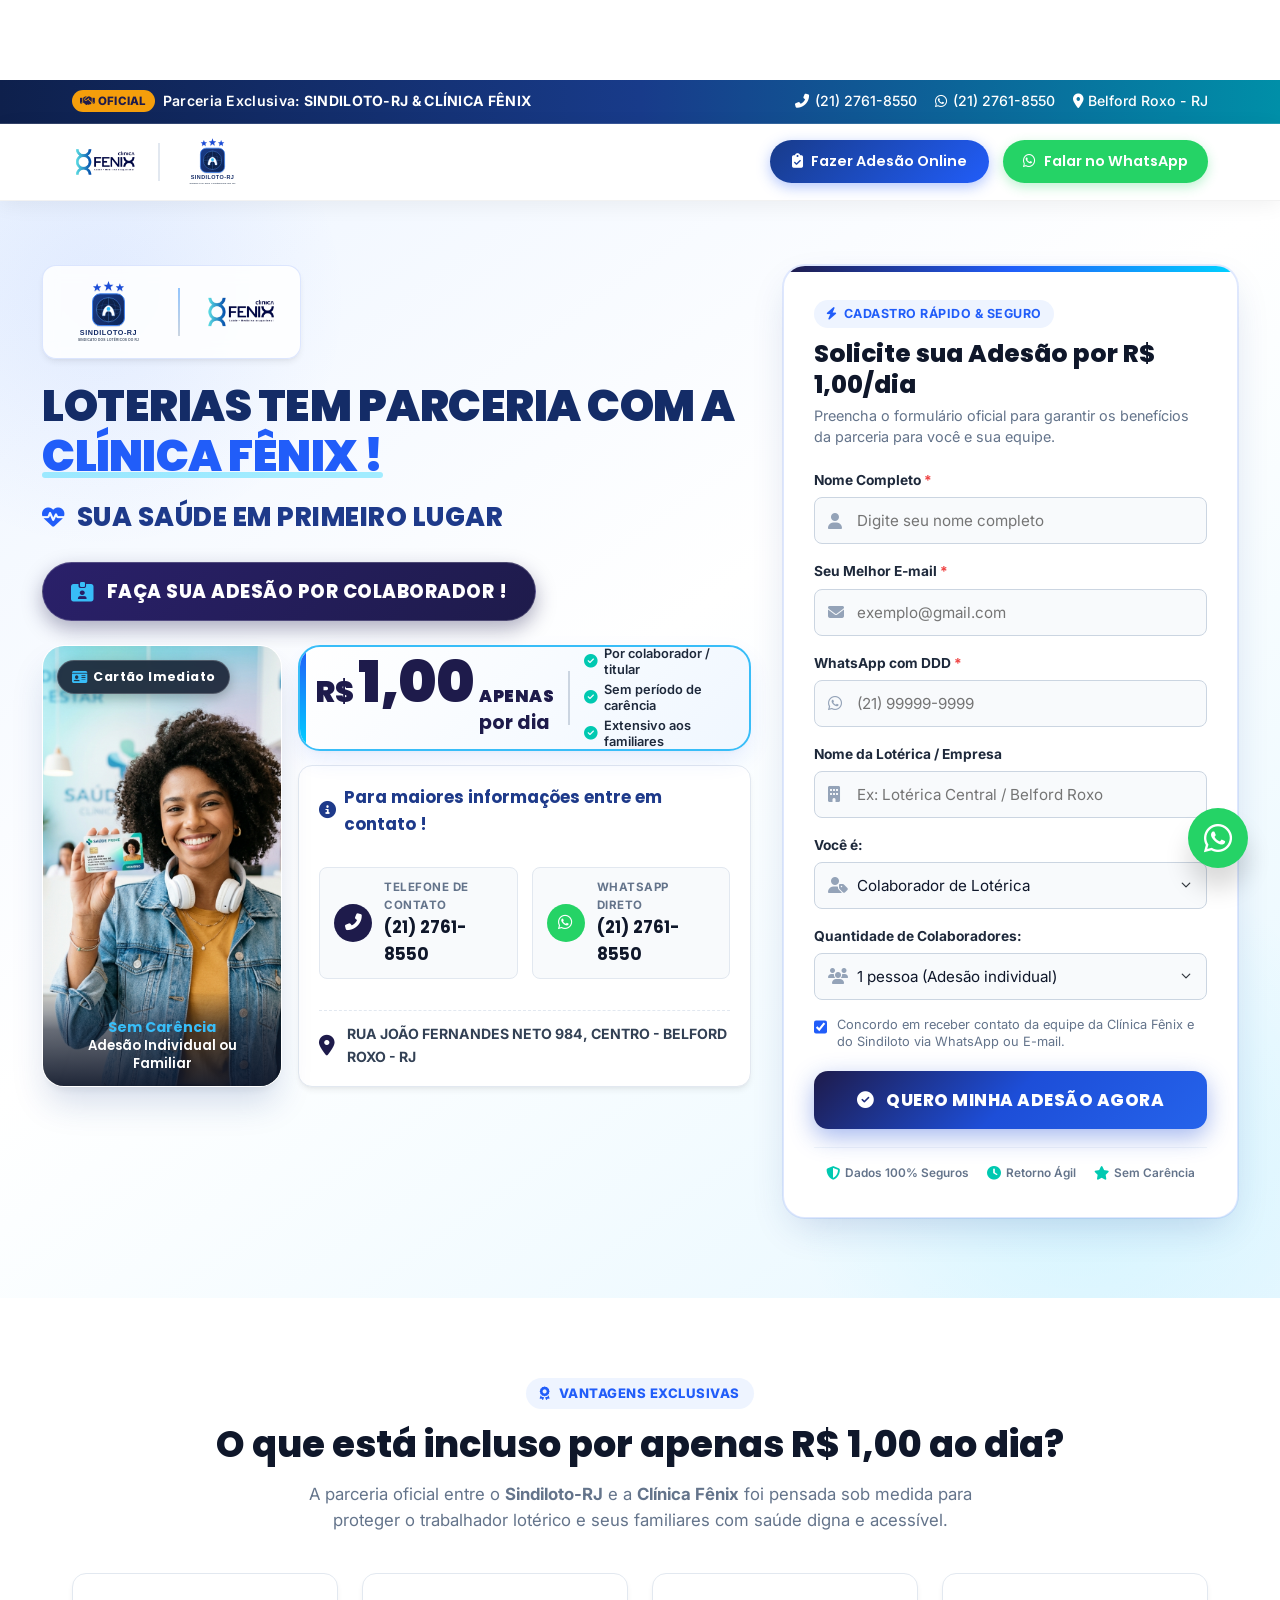
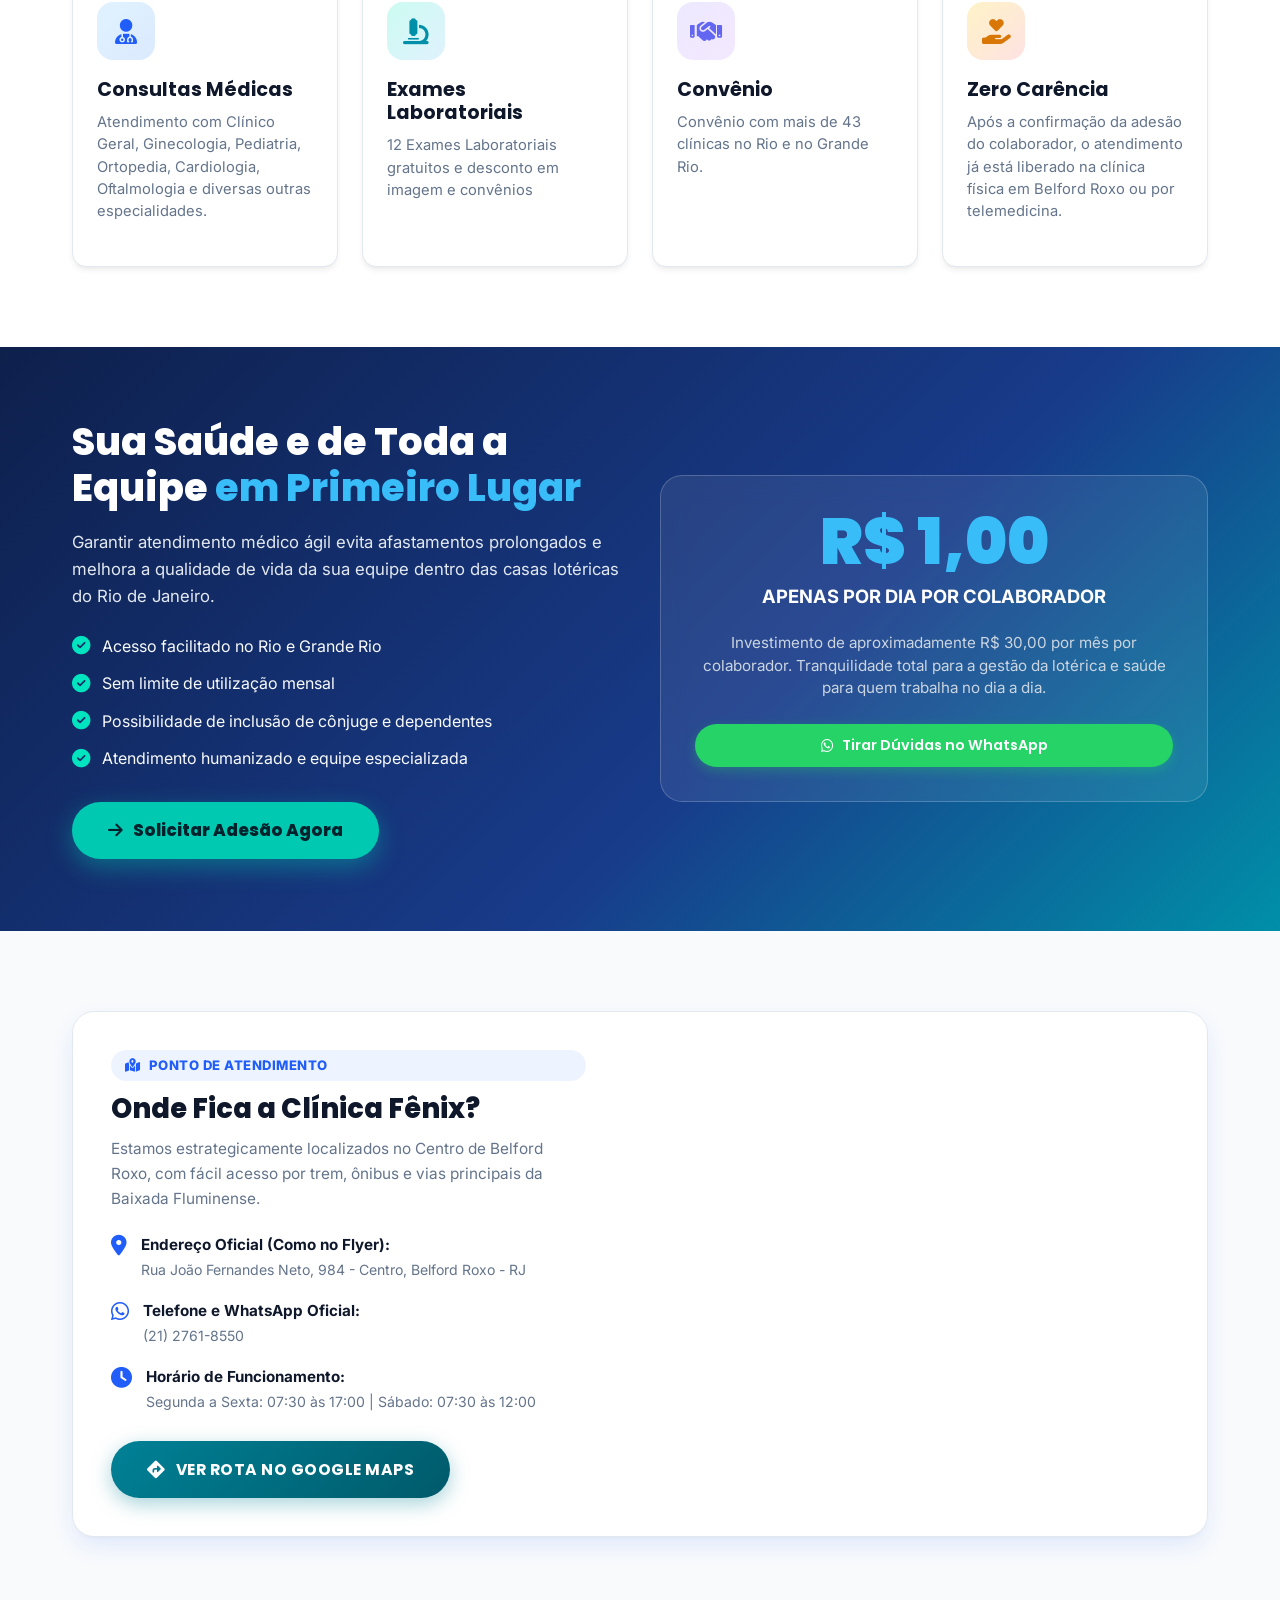
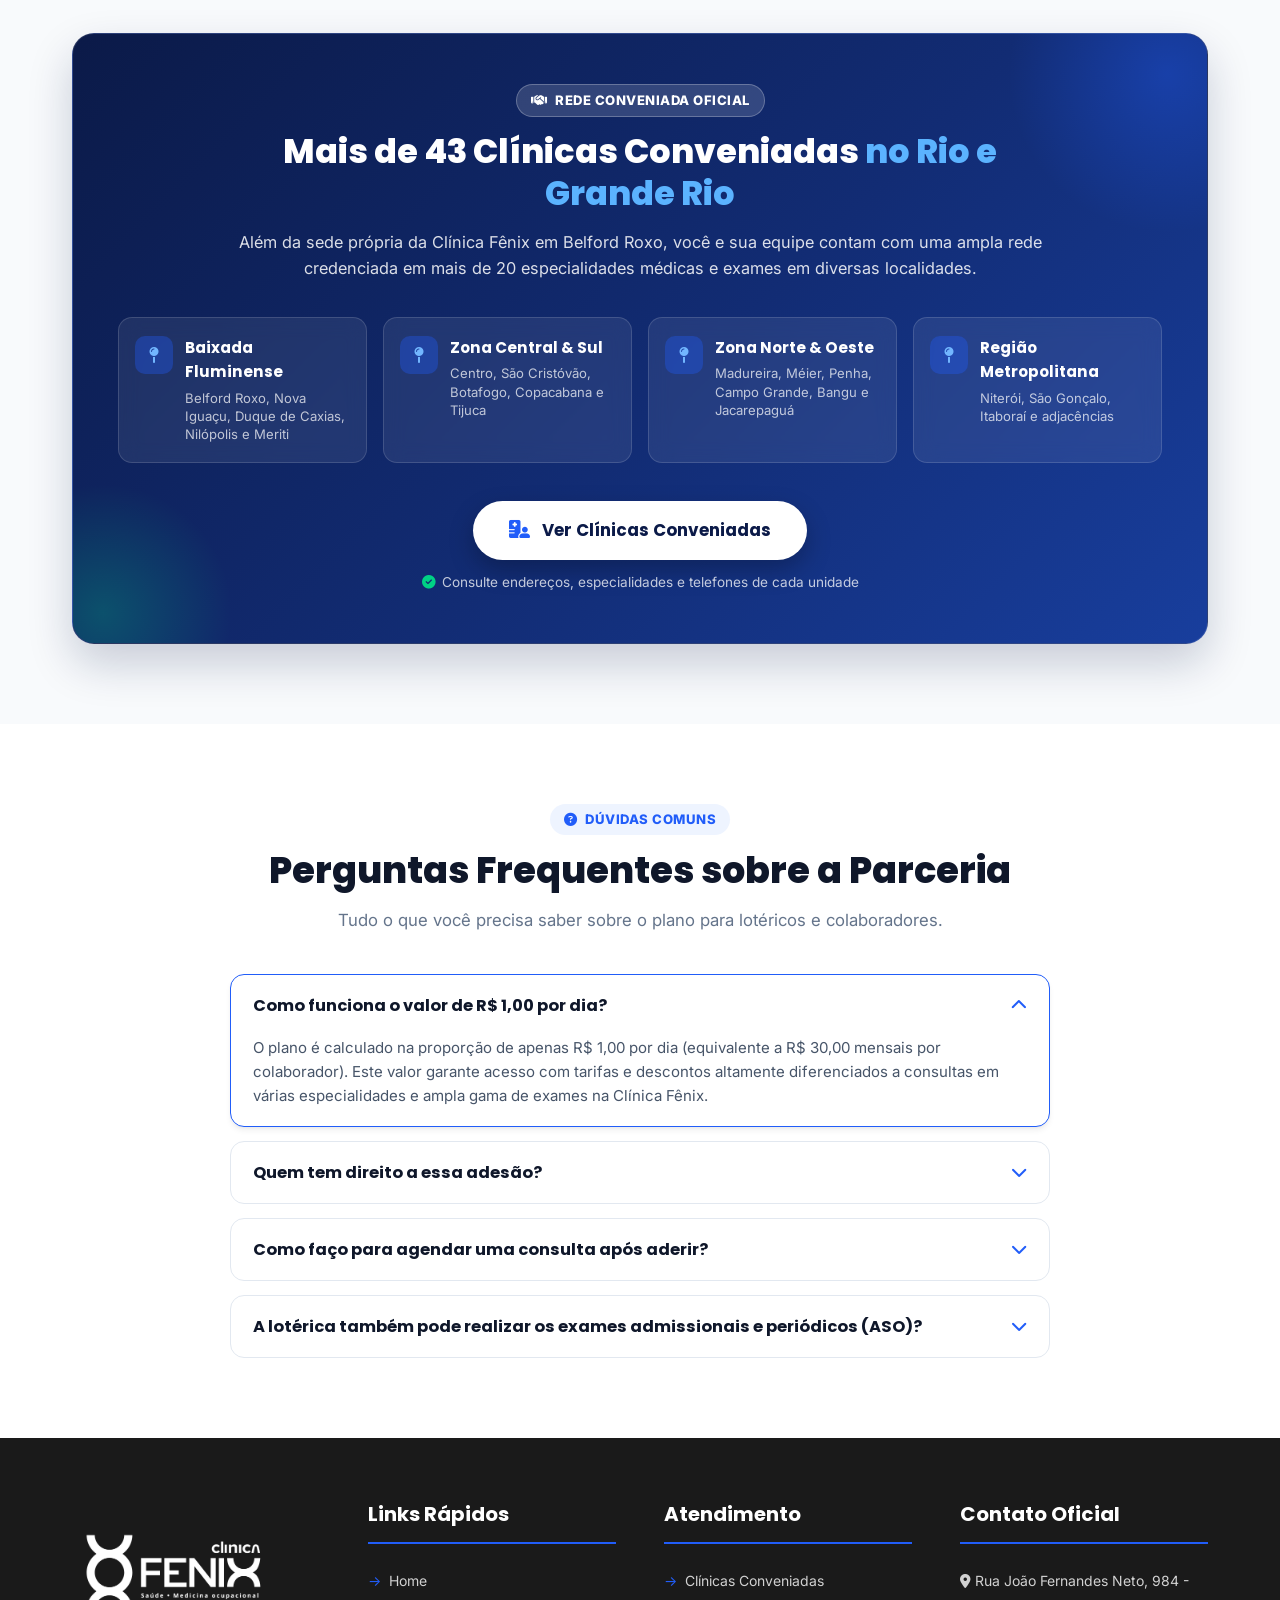
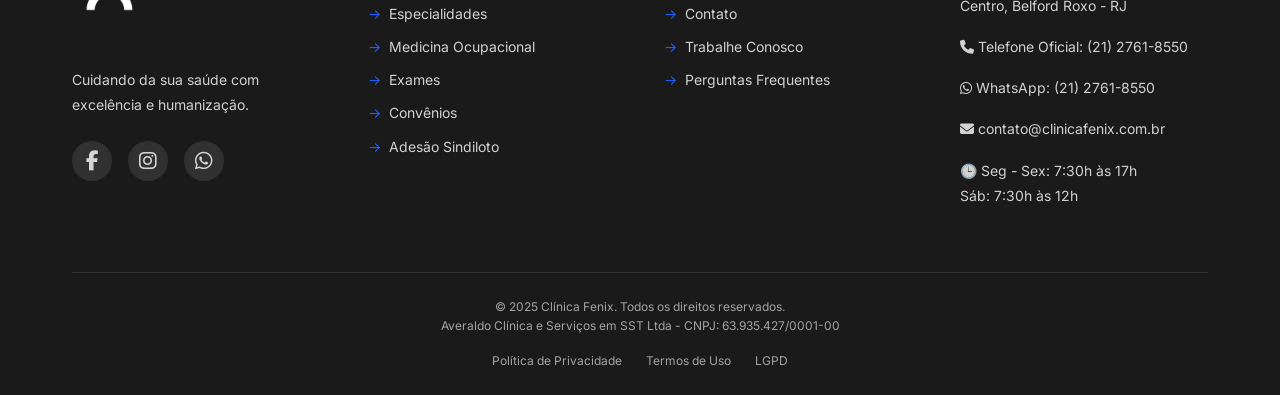
<file: sindicato/index.html>
<!DOCTYPE html>
<html lang="pt-BR" style="overflow-x: hidden; width: 100%; max-width: 100%;">
<head>
    <meta charset="UTF-8">
    <meta name="viewport" content="width=device-width, initial-scale=1.0">
    <title>Parceria SINDILOTO-RJ &amp; Clínica Fênix | Sua Saúde em Primeiro Lugar</title>
    <meta name="description" content="Loterias têm parceria oficial com a Clínica Fênix! Faça a sua adesão por colaborador por apenas R$ 1,00 ao dia. Sua saúde em primeiro lugar em Belford Roxo.">
    <meta name="keywords" content="sindiloto, clinica fenix, sindicato lotericos rj, adesao colaborador, saude em primeiro lugar, belford roxo, loterias parceria">
    <link rel="canonical" href="https://clinicafenix.com.br/sindicato/">

    <!-- Open Graph / Facebook -->
    <meta property="og:type" content="website">
    <meta property="og:url" content="https://clinicafenix.com.br/sindicato/">
    <meta property="og:title" content="LOTERIAS tem parceria com a CLÍNICA FÊNIX ! Sua Saúde em Primeiro Lugar">
    <meta property="og:description" content="Faça sua adesão por colaborador por apenas R$ 1,00 por dia. Atendimento completo para lotéricos e familiares na Clínica Fênix.">
    <meta property="og:image" content="https://clinicafenix.com.br/img/sindicato_model.jpg">
    <meta property="og:locale" content="pt_BR">

    <!-- Twitter -->
    <meta property="twitter:card" content="summary_large_image">
    <meta property="twitter:url" content="https://clinicafenix.com.br/sindicato/">
    <meta property="twitter:title" content="LOTERIAS tem parceria com a CLÍNICA FÊNIX !">
    <meta property="twitter:description" content="Faça sua adesão por colaborador por apenas R$ 1,00 por dia.">
    <meta property="twitter:image" content="https://clinicafenix.com.br/img/sindicato_model.jpg">

    <!-- Favicon -->
    <link rel="icon" type="image/png" href="../img/LogoClinicaFenix.png">

    <!-- Font Awesome 6 -->
    <link rel="stylesheet" href="https://cdnjs.cloudflare.com/ajax/libs/font-awesome/6.5.2/css/all.min.css" integrity="sha512-SnH5WK+bZxgPHs44uWIX+LLJAJ9/2PkPKZ5QiAj6Ta86w+fsb2TkcmfRyVX3pBnMFcV7oQPJkl9QevSCWr3W6A==" crossorigin="anonymous" referrerpolicy="no-referrer" />
    
    <!-- Google Fonts: Inter & Poppins -->
    <link rel="preconnect" href="https://fonts.googleapis.com">
    <link rel="preconnect" href="https://fonts.gstatic.com" crossorigin>
    <link href="https://fonts.googleapis.com/css2?family=Inter:wght@300;400;500;600;700;800&family=Poppins:wght@400;500;600;700;800;900&display=swap" rel="stylesheet">
    
    <!-- CSS Base do Site + CSS Específico da Landing Page Sindicato -->
    <link rel="stylesheet" href="../css/main.min.css">
    <link rel="stylesheet" href="../css/sindicato.css">
    
    <!-- AOS Animation Library -->
    <link rel="stylesheet" href="https://unpkg.com/aos@2.3.4/dist/aos.css">
</head>
<body class="sindicato-landing-page">

    <!-- Faixa Superior de Parceria Oficial -->
    <div class="sindicato-topbar">
        <div class="container topbar-content">
            <div class="topbar-tag">
                <span class="badge-sparkle"><i class="fas fa-handshake"></i> Oficial</span>
                <span>Parceria Exclusiva: <strong>SINDILOTO-RJ &amp; CLÍNICA FÊNIX</strong></span>
            </div>
            <div class="topbar-contacts">
                <a href="tel:2127618550"><i class="fas fa-phone-alt"></i> (21) 2761-8550</a>
                <a href="https://wa.me/552127618550?text=Ol%C3%A1%2C%20vim%20pela%20p%C3%A1gina%20do%20Sindiloto!" target="_blank" rel="noopener noreferrer">
                    <i class="fab fa-whatsapp"></i> (21) 2761-8550
                </a>
                <span><i class="fas fa-map-marker-alt"></i> Belford Roxo - RJ</span>
            </div>
        </div>
    </div>

    <!-- Header com Co-branding Fênix & Sindiloto -->
    <header class="header sindicato-header">
        <div class="container sindicato-header-container">
            <!-- Logos Parceiros -->
            <div class="header-partner-logos">
                <a href="../index.html" class="fenix-brand" title="Clínica Fênix">
                    <img src="../img/LogoClinicaFenix.png" alt="Clínica Fênix - Saúde e Medicina Ocupacional">
                </a>
                <div class="brand-divider"></div>
                <div class="sindi-brand" title="SINDILOTO-RJ">
                    <img src="../img/sindiloto_logo.svg" alt="SINDILOTO-RJ - Sindicato dos Lotéricos do Estado do Rio de Janeiro">
                </div>
            </div>

            <!-- Botões de Ação Rápida -->
            <div class="header-actions">
                <a href="#formulario-adesao" class="btn-header-form">
                    <i class="fas fa-clipboard-check"></i> Fazer Adesão Online
                </a>
                <a href="https://wa.me/552127618550?text=Ol%C3%A1!%20Gostaria%20de%20informa%C3%A7%C3%B5es%20sobre%20a%20ades%C3%A3o%20do%20Sindiloto." class="btn-header-whatsapp" target="_blank" rel="noopener noreferrer">
                    <i class="fab fa-whatsapp"></i> Falar no WhatsApp
                </a>
            </div>
        </div>
    </header>

    <!-- SEÇÃO PRINCIPAL (HERO) COM COPY EXATA DA IMAGEM E FORMULÁRIO -->
    <main>
        <section class="sindicato-hero" id="inicio">
            <div class="container">
                <div class="hero-grid">
                    
                    <!-- COLUNA ESQUERDA: COPY DO FLYER DA IMAGEM -->
                    <div class="hero-copy-column" data-aos="fade-right">
                        
                        <!-- Header de Logos do Flyer -->
                        <div class="hero-flyer-logos">
                            <img src="../img/sindiloto_logo.svg" alt="SINDILOTO-RJ" class="flyer-logo-sindi">
                            <div class="flyer-logo-divider"></div>
                            <img src="../img/LogoClinicaFenix.png" alt="Clínica Fênix" class="flyer-logo-fenix">
                        </div>

                        <!-- Headline do Flyer -->
                        <h1 class="hero-headline">
                            LOTERIAS tem parceria com a <span>CLÍNICA FÊNIX !</span>
                        </h1>

                        <!-- Sub-headline do Flyer -->
                        <div class="hero-subheadline">
                            <i class="fas fa-heart-pulse"></i> SUA SAÚDE EM PRIMEIRO LUGAR
                        </div>

                        <!-- Badge Pill do Flyer -->
                        <div class="flyer-pill-container">
                            <div class="badge-adesao-pill">
                                <i class="fas fa-id-card-clip"></i> FAÇA SUA ADESÃO POR COLABORADOR !
                            </div>
                        </div>

                        <!-- LINHA CENTRAL DO FLYER: FOTO DA MODELO À ESQUERDA + PREÇO E CONTATOS À DIREITA -->
                        <div class="flyer-mid-row">
                            <!-- Coluna da Foto da Modelo (Formato Retrato Fiel ao Flyer) -->
                            <div class="flyer-model-col">
                                <div class="hero-model-showcase">
                                    <img src="../img/sindicato_model.jpg" alt="Colaboradora com Cartão de Adesão da Clínica Fênix e Sindiloto">
                                    <div class="model-badge-top-chip">
                                        <i class="fas fa-id-card"></i> Cartão Imediato
                                    </div>
                                    <div class="model-badge-bottom-caption">
                                        <strong>Sem Carência</strong>
                                        Adesão Individual ou Familiar
                                    </div>
                                </div>
                            </div>

                            <!-- Coluna de Preço e Contatos (Idêntica ao Flyer) -->
                            <div class="flyer-offer-col">
                                <!-- Card de Preço em Destaque (Visual R$ 1,00 APENAS por dia) -->
                                <div class="price-showcase-card">
                                    <div class="price-main-block">
                                        <span class="price-currency">R$</span>
                                        <span class="price-number">1,00</span>
                                        <div class="price-labels">
                                            <span class="price-apenas">APENAS</span>
                                            <span class="price-period">por dia</span>
                                        </div>
                                    </div>

                                    <div class="price-divider"></div>

                                    <div class="price-benefit-list">
                                        <div class="price-benefit-item">
                                            <i class="fas fa-circle-check"></i> Por colaborador / titular
                                        </div>
                                        <div class="price-benefit-item">
                                            <i class="fas fa-circle-check"></i> Sem período de carência
                                        </div>
                                        <div class="price-benefit-item">
                                            <i class="fas fa-circle-check"></i> Extensivo aos familiares
                                        </div>
                                    </div>
                                </div>

                                <!-- Seção de Contatos e Localização do Flyer -->
                                <div class="flyer-contacts-box">
                                    <div class="flyer-contacts-title">
                                        <i class="fas fa-info-circle"></i> Para maiores informações entre em contato !
                                    </div>

                                    <div class="flyer-contacts-grid">
                                        <a href="tel:2127618550" class="flyer-contact-pill">
                                            <div class="flyer-contact-icon">
                                                <i class="fas fa-phone-alt"></i>
                                            </div>
                                            <div class="flyer-contact-info">
                                                <span>Telefone de Contato</span>
                                                <strong>(21) 2761-8550</strong>
                                            </div>
                                        </a>

                                        <a href="https://wa.me/552127618550?text=Ol%C3%A1!%20Vim%20pela%20p%C3%A1gina%20Sindiloto%20e%20gostaria%20de%20informa%C3%A7%C3%B5es." class="flyer-contact-pill" target="_blank" rel="noopener noreferrer">
                                            <div class="flyer-contact-icon whatsapp">
                                                <i class="fab fa-whatsapp"></i>
                                            </div>
                                            <div class="flyer-contact-info">
                                                <span>WhatsApp Direto</span>
                                                <strong>(21) 2761-8550</strong>
                                            </div>
                                        </a>
                                    </div>

                                    <div class="flyer-location-row">
                                        <i class="fas fa-location-dot"></i>
                                        <div>
                                            <strong>RUA JOÃO FERNANDES NETO 984, CENTRO - BELFORD ROXO - RJ</strong>
                                        </div>
                                    </div>
                                </div>
                            </div>
                        </div>

                    </div>

                    <!-- COLUNA DIREITA: FORMULÁRIO DE ADESÃO (NOME, EMAIL, WHATSAPP) -->
                    <div class="hero-form-column" id="formulario-adesao" data-aos="fade-left">
                        <div class="adesao-form-card">
                            <div class="form-header-badge">
                                <i class="fas fa-bolt"></i> Cadastro Rápido &amp; Seguro
                            </div>
                            <h2 class="form-header-title">Solicite sua Adesão por R$ 1,00/dia</h2>
                            <p class="form-header-subtitle">
                                Preencha o formulário oficial para garantir os benefícios da parceria para você e sua equipe.
                            </p>

                            <form id="formAdesaoSindicato" onsubmit="return window.handleAdesaoSubmit(event);">
                                <!-- Campo Nome -->
                                <div class="form-group-item">
                                    <label for="adesaoNome" class="form-label">Nome Completo <span class="required">*</span></label>
                                    <div class="input-with-icon">
                                        <i class="fas fa-user"></i>
                                        <input type="text" id="adesaoNome" class="form-input-control" placeholder="Digite seu nome completo" required>
                                    </div>
                                </div>

                                <!-- Campo Email -->
                                <div class="form-group-item">
                                    <label for="adesaoEmail" class="form-label">Seu Melhor E-mail <span class="required">*</span></label>
                                    <div class="input-with-icon">
                                        <i class="fas fa-envelope"></i>
                                        <input type="email" id="adesaoEmail" class="form-input-control" placeholder="exemplo@gmail.com" required>
                                    </div>
                                </div>

                                <!-- Campo WhatsApp -->
                                <div class="form-group-item">
                                    <label for="adesaoWhatsapp" class="form-label">WhatsApp com DDD <span class="required">*</span></label>
                                    <div class="input-with-icon">
                                        <i class="fab fa-whatsapp"></i>
                                        <input type="tel" id="adesaoWhatsapp" class="form-input-control" placeholder="(21) 99999-9999" maxlength="15" required>
                                    </div>
                                </div>

                                <!-- Campo Nome da Lotérica / Empresa -->
                                <div class="form-group-item">
                                    <label for="adesaoEmpresa" class="form-label">Nome da Lotérica / Empresa</label>
                                    <div class="input-with-icon">
                                        <i class="fas fa-building"></i>
                                        <input type="text" id="adesaoEmpresa" name="empresa" class="form-input-control" placeholder="Ex: Lotérica Central / Belford Roxo">
                                    </div>
                                </div>

                                <!-- Perfil -->
                                <div class="form-group-item">
                                    <label for="adesaoPerfil" class="form-label">Você é:</label>
                                    <div class="input-with-icon">
                                        <i class="fas fa-user-tag"></i>
                                        <select id="adesaoPerfil" class="form-select-control">
                                            <option value="Colaborador">Colaborador de Lotérica</option>
                                            <option value="Proprietário">Proprietário / Gestor de Lotérica</option>
                                            <option value="Dependente">Dependente / Familiar</option>
                                            <option value="Outro">Outro Filiado ao Sindiloto</option>
                                        </select>
                                    </div>
                                </div>

                                <!-- Quantidade de Colaboradores -->
                                <div class="form-group-item">
                                    <label for="adesaoColaboradores" class="form-label">Quantidade de Colaboradores:</label>
                                    <div class="input-with-icon">
                                        <i class="fas fa-users"></i>
                                        <select id="adesaoColaboradores" class="form-select-control">
                                            <option value="1 colaborador">1 pessoa (Adesão individual)</option>
                                            <option value="2 a 5 colaboradores">2 a 5 colaboradores</option>
                                            <option value="6 a 10 colaboradores">6 a 10 colaboradores</option>
                                            <option value="Mais de 10 colaboradores">Mais de 10 colaboradores</option>
                                        </select>
                                    </div>
                                </div>

                                <!-- Checkbox de Termos e LGPD -->
                                <label class="form-checkbox-label">
                                    <input type="checkbox" id="adesaoTermos" checked required>
                                    <span>Concordo em receber contato da equipe da Clínica Fênix e do Sindiloto via WhatsApp ou E-mail.</span>
                                </label>

                                <!-- Botão de Submissão -->
                                <button type="submit" class="btn-submit-adesao">
                                    <i class="fas fa-check-circle"></i> Quero Minha Adesão Agora
                                </button>
                            </form>

                            <!-- Selos de Confiança -->
                            <div class="form-trust-seals">
                                <span><i class="fas fa-shield-alt"></i> Dados 100% Seguros</span>
                                <span><i class="fas fa-clock"></i> Retorno Ágil</span>
                                <span><i class="fas fa-star"></i> Sem Carência</span>
                            </div>
                        </div>
                    </div>

                </div>
            </div>
        </section>

        <!-- SEÇÃO: O QUE ESTÁ INCLUSO POR APENAS R$ 1,00 POR DIA -->
        <section class="sindicato-benefits" id="vantagens">
            <div class="container">
                <div style="text-align: center;">
                    <span class="section-tag"><i class="fas fa-award"></i> Vantagens Exclusivas</span>
                    <h2 class="section-title-center">O que está incluso por apenas R$ 1,00 ao dia?</h2>
                    <p class="section-subtitle-center">
                        A parceria oficial entre o <strong>Sindiloto-RJ</strong> e a <strong>Clínica Fênix</strong> foi pensada sob medida para proteger o trabalhador lotérico e seus familiares com saúde digna e acessível.
                    </p>
                </div>

                <div class="benefits-grid">
                    <!-- Card 1 -->
                    <div class="benefit-card" data-aos="fade-up" data-aos-delay="100">
                        <div class="benefit-icon-wrapper">
                            <i class="fas fa-user-doctor"></i>
                        </div>
                        <h3 class="benefit-title">Consultas Médicas</h3>
                        <p class="benefit-text">
                            Atendimento com Clínico Geral, Ginecologia, Pediatria, Ortopedia, Cardiologia, Oftalmologia e diversas outras especialidades.
                        </p>
                    </div>

                    <!-- Card 2 -->
                    <div class="benefit-card" data-aos="fade-up" data-aos-delay="200">
                        <div class="benefit-icon-wrapper">
                            <i class="fas fa-microscope"></i>
                        </div>
                        <h3 class="benefit-title">Exames Laboratoriais</h3>
                        <p class="benefit-text">
                            12 Exames Laboratoriais gratuitos e desconto em imagem e convênios
                        </p>
                    </div>

                    <!-- Card 3 -->
                    <div class="benefit-card" data-aos="fade-up" data-aos-delay="300">
                        <div class="benefit-icon-wrapper">
                            <i class="fas fa-handshake"></i>
                        </div>
                        <h3 class="benefit-title">Convênio</h3>
                        <p class="benefit-text">
                            Convênio com mais de 43 clínicas no Rio e no Grande Rio.
                        </p>
                    </div>

                    <!-- Card 4 -->
                    <div class="benefit-card" data-aos="fade-up" data-aos-delay="400">
                        <div class="benefit-icon-wrapper">
                            <i class="fas fa-hand-holding-heart"></i>
                        </div>
                        <h3 class="benefit-title">Zero Carência</h3>
                        <p class="benefit-text">
                            Após a confirmação da adesão do colaborador, o atendimento já está liberado na clínica física em Belford Roxo ou por telemedicina.
                        </p>
                    </div>
                </div>
            </div>
        </section>

        <!-- SEÇÃO: CALLOUT DE VALOR & MOTIVOS PARA ADERIR -->
        <section class="sindicato-value-callout">
            <div class="container">
                <div class="value-grid">
                    <div class="value-text-side" data-aos="fade-right">
                        <h2>Sua Saúde e de Toda a Equipe <span>em Primeiro Lugar</span></h2>
                        <p>
                            Garantir atendimento médico ágil evita afastamentos prolongados e melhora a qualidade de vida da sua equipe dentro das casas lotéricas do Rio de Janeiro.
                        </p>
                        <ul class="value-features">
                            <li><i class="fas fa-check-circle"></i> Acesso facilitado no Rio e Grande Rio</li>
                            <li><i class="fas fa-check-circle"></i> Sem limite de utilização mensal</li>
                            <li><i class="fas fa-check-circle"></i> Possibilidade de inclusão de cônjuge e dependentes</li>
                            <li><i class="fas fa-check-circle"></i> Atendimento humanizado e equipe especializada</li>
                        </ul>
                        <a href="#formulario-adesao" class="btn-value-cta">
                            <i class="fas fa-arrow-right"></i> Solicitar Adesão Agora
                        </a>
                    </div>

                    <div class="value-box-side" data-aos="fade-left">
                        <div class="huge-price">R$ 1,00</div>
                        <div class="sub-price">APENAS POR DIA POR COLABORADOR</div>
                        <p class="price-desc">
                            Investimento de aproximadamente R$ 30,00 por mês por colaborador. Tranquilidade total para a gestão da lotérica e saúde para quem trabalha no dia a dia.
                        </p>
                        <a href="https://wa.me/552127618550?text=Ol%C3%A1%2C%20quero%20tirar%20d%C3%BAvidas%20sobre%20a%20ades%C3%A3o%20Sindiloto!" class="btn-header-whatsapp" target="_blank" rel="noopener noreferrer" style="justify-content: center; width: 100%;">
                            <i class="fab fa-whatsapp"></i> Tirar Dúvidas no WhatsApp
                        </a>
                    </div>
                </div>
            </div>
        </section>

        <!-- SEÇÃO: LOCALIZAÇÃO E CONTATO OFICIAL (FLYER) -->
        <section class="sindicato-location" id="localizacao">
            <div class="container">
                <div class="location-card-container" data-aos="fade-up">
                    <div class="location-info-side">
                        <span class="section-tag"><i class="fas fa-map-marked-alt"></i> Ponto de Atendimento</span>
                        <h3>Onde Fica a Clínica Fênix?</h3>
                        <p>
                            Estamos estrategicamente localizados no Centro de Belford Roxo, com fácil acesso por trem, ônibus e vias principais da Baixada Fluminense.
                        </p>

                        <div class="location-details-list">
                            <div class="location-detail-item">
                                <i class="fas fa-location-dot"></i>
                                <div>
                                    <strong>Endereço Oficial (Como no Flyer):</strong>
                                    <span>Rua João Fernandes Neto, 984 - Centro, Belford Roxo - RJ</span>
                                </div>
                            </div>

                            <div class="location-detail-item">
                                <i class="fab fa-whatsapp"></i>
                                <div>
                                    <strong>Telefone e WhatsApp Oficial:</strong>
                                    <span>(21) 2761-8550</span>
                                </div>
                            </div>

                            <div class="location-detail-item">
                                <i class="fas fa-clock"></i>
                                <div>
                                    <strong>Horário de Funcionamento:</strong>
                                    <span>Segunda a Sexta: 07:30 às 17:00 | Sábado: 07:30 às 12:00</span>
                                </div>
                            </div>
                        </div>

                        <a href="https://maps.google.com/?q=Rua+Jo%C3%A3o+Fernandes+Neto+984+Belford+Roxo" class="btn-card-form" target="_blank" rel="noopener noreferrer" style="width: fit-content;">
                            <i class="fas fa-diamond-turn-right"></i> Ver Rota no Google Maps
                        </a>
                    </div>

                    <div class="location-map-side">
                        <iframe 
                            src="https://www.google.com/maps/embed?pb=!1m18!1m12!1m3!1d3678.890695011746!2d-43.40216232378951!3d-22.76442647935409!2m3!1f0!2f0!3f0!3m2!1i1024!2i768!4f13.1!3m3!1m2!1s0x9967a552bfdbcf%3A0xe543fa0c98fec3b5!2sR.%20Jo%C3%A3o%20Fernandes%20Neto%2C%20984%20-%20Centro%2C%20Belford%20Roxo%20-%20RJ%2C%2026113-250!5e0!3m2!1spt-BR!2sbr!4v1700000000000!5m2!1spt-BR!2sbr" 
                            allowfullscreen="" 
                            loading="lazy" 
                            referrerpolicy="no-referrer-when-downgrade" 
                            title="Localização da Clínica Fênix">
                        </iframe>
                    </div>
                </div>
            </div>
        </section>

        <!-- SEÇÃO: CLÍNICAS CONVENIADAS (REDE CREDENCIADA) -->
        <section class="sindicato-conveniadas" id="clinicas-conveniadas">
            <div class="container">
                <div class="conveniadas-card" data-aos="fade-up">
                    <div class="conveniadas-header">
                        <span class="section-tag"><i class="fas fa-handshake"></i> Rede Conveniada Oficial</span>
                        <h2>Mais de 43 Clínicas Conveniadas <span>no Rio e Grande Rio</span></h2>
                        <p>
                            Além da sede própria da Clínica Fênix em Belford Roxo, você e sua equipe contam com uma ampla rede credenciada em mais de 20 especialidades médicas e exames em diversas localidades.
                        </p>
                    </div>

                    <div class="conveniadas-regions-grid">
                        <div class="region-pill-card">
                            <div class="region-pill-icon"><i class="fas fa-map-pin"></i></div>
                            <div>
                                <strong>Baixada Fluminense</strong>
                                <span>Belford Roxo, Nova Iguaçu, Duque de Caxias, Nilópolis e Meriti</span>
                            </div>
                        </div>

                        <div class="region-pill-card">
                            <div class="region-pill-icon"><i class="fas fa-map-pin"></i></div>
                            <div>
                                <strong>Zona Central &amp; Sul</strong>
                                <span>Centro, São Cristóvão, Botafogo, Copacabana e Tijuca</span>
                            </div>
                        </div>

                        <div class="region-pill-card">
                            <div class="region-pill-icon"><i class="fas fa-map-pin"></i></div>
                            <div>
                                <strong>Zona Norte &amp; Oeste</strong>
                                <span>Madureira, Méier, Penha, Campo Grande, Bangu e Jacarepaguá</span>
                            </div>
                        </div>

                        <div class="region-pill-card">
                            <div class="region-pill-icon"><i class="fas fa-map-pin"></i></div>
                            <div>
                                <strong>Região Metropolitana</strong>
                                <span>Niterói, São Gonçalo, Itaboraí e adjacências</span>
                            </div>
                        </div>
                    </div>

                    <div class="conveniadas-cta-wrapper">
                        <a href="../clinicas-conveniadas.html" id="btnVerClinicasConveniadas" class="btn-conveniadas-action">
                            <i class="fas fa-hospital-user"></i> Ver Clínicas Conveniadas
                        </a>
                        <span class="conveniadas-cta-note">
                            <i class="fas fa-check-circle"></i> Consulte endereços, especialidades e telefones de cada unidade
                        </span>
                    </div>
                </div>
            </div>
        </section>

        <!-- SEÇÃO: PERGUNTAS FREQUENTES (FAQ) -->
        <section class="sindicato-faq" id="faq">
            <div class="container">
                <div style="text-align: center;">
                    <span class="section-tag"><i class="fas fa-circle-question"></i> Dúvidas Comuns</span>
                    <h2 class="section-title-center">Perguntas Frequentes sobre a Parceria</h2>
                    <p class="section-subtitle-center">
                        Tudo o que você precisa saber sobre o plano para lotéricos e colaboradores.
                    </p>
                </div>

                <div class="faq-accordion">
                    <div class="faq-item active">
                        <button class="faq-question">
                            <span>Como funciona o valor de R$ 1,00 por dia?</span>
                            <i class="fas fa-chevron-down"></i>
                        </button>
                        <div class="faq-answer">
                            O plano é calculado na proporção de apenas R$ 1,00 por dia (equivalente a R$ 30,00 mensais por colaborador). Este valor garante acesso com tarifas e descontos altamente diferenciados a consultas em várias especialidades e ampla gama de exames na Clínica Fênix.
                        </div>
                    </div>

                    <div class="faq-item">
                        <button class="faq-question">
                            <span>Quem tem direito a essa adesão?</span>
                            <i class="fas fa-chevron-down"></i>
                        </button>
                        <div class="faq-answer">
                            Todos os colaboradores registrados de casas lotéricas filiadas ao Sindiloto-RJ, proprietários e administradores de lotéricas, além de seus dependentes diretos (cônjuge e filhos).
                        </div>
                    </div>

                    <div class="faq-item">
                        <button class="faq-question">
                            <span>Como faço para agendar uma consulta após aderir?</span>
                            <i class="fas fa-chevron-down"></i>
                        </button>
                        <div class="faq-answer">
                            Após enviar seus dados pelo formulário ou no balcão da Clínica Fênix, seu cadastro é ativado de imediato. Para agendar, basta entrar em contato pelo telefone ou WhatsApp no número (21) 2761-8550.
                        </div>
                    </div>

                    <div class="faq-item">
                        <button class="faq-question">
                            <span>A lotérica também pode realizar os exames admissionais e periódicos (ASO)?</span>
                            <i class="fas fa-chevron-down"></i>
                        </button>
                        <div class="faq-answer">
                            Sim! A Clínica Fênix conta com setor especializado em Medicina Ocupacional e Segurança do Trabalho, emitindo ASOs com envio direto ao eSocial conforme as exigências legais.
                        </div>
                    </div>
                </div>
            </div>
        </section>
    </main>

    <!-- MODAL DE CONFIRMAÇÃO DE ENVIO COM ABERTURA DO WHATSAPP -->
    <div class="submission-modal-overlay" id="modalSuccessAdesao">
        <div class="submission-modal-card">
            <div class="modal-icon-success">
                <i class="fas fa-check"></i>
            </div>
            <h3 class="modal-title">Solicitação Enviada!</h3>
            <p class="modal-desc">
                Olá, <span id="modalUserName" style="font-weight: 700; color: #215df9;"></span>! Seus dados foram registrados com sucesso no sistema da parceria SINDILOTO-RJ &amp; Clínica Fênix.
                Para acelerar seu atendimento e já validar sua carteirinha, clique no botão abaixo para conversar com nossa atendente no WhatsApp:
            </p>
            <a href="#" id="modalWhatsappLink" class="modal-cta-whatsapp" target="_blank" rel="noopener noreferrer">
                <i class="fab fa-whatsapp"></i> Finalizar Adesão no WhatsApp
            </a>
            <button type="button" class="modal-btn-close" id="btnCloseModal" onclick="window.closeAdesaoModal();">
                Fechar Janela
            </button>
        </div>
    </div>

    <!-- FOOTER OFICIAL COM A IDENTIDADE VISUAL DA CLÍNICA FÊNIX -->
    <footer class="footer">
        <div class="container">
            <div class="footer-content">
                <div class="footer-section footer-logo">
                    <img src="../img/logonegativa.png" alt="Clínica Fênix">
                    <p>Cuidando da sua saúde com excelência e humanização.</p>
                    <div class="social-links">
                        <a href="https://www.facebook.com/clinicafenix" target="_blank" aria-label="Facebook"><i class="fab fa-facebook-f"></i></a>
                        <a href="https://www.instagram.com/clinicafenixsaude" target="_blank" aria-label="Instagram"><i class="fab fa-instagram"></i></a>
                        <a href="https://wa.me/552127618550" target="_blank" aria-label="WhatsApp"><i class="fab fa-whatsapp"></i></a>
                    </div>
                </div>
                
                <div class="footer-section">
                    <h3>Links Rápidos</h3>
                    <ul>
                        <li><a href="../index.html">Home</a></li>
                        <li><a href="../especialidades.html">Especialidades</a></li>
                        <li><a href="../medicina-ocupacional.html">Medicina Ocupacional</a></li>
                        <li><a href="../exames.html">Exames</a></li>
                        <li><a href="../convenios.html">Convênios</a></li>
                        <li><a href="index.html" class="active">Adesão Sindiloto</a></li>
                    </ul>
                </div>
                
                <div class="footer-section">
                    <h3>Atendimento</h3>
                    <ul>
                        <li><a href="../clinicas-conveniadas.html">Clínicas Conveniadas</a></li>
                        <li><a href="../contato.html">Contato</a></li>
                        <li><a href="#">Trabalhe Conosco</a></li>
                        <li><a href="#faq">Perguntas Frequentes</a></li>
                    </ul>
                </div>
                
                <div class="footer-section">
                    <h3>Contato Oficial</h3>
                    <p><i class="fas fa-map-marker-alt"></i> Rua João Fernandes Neto, 984 - Centro, Belford Roxo - RJ</p>
                    <p><i class="fas fa-phone"></i> Telefone Oficial: (21) 2761-8550</p>
                    <p><i class="fab fa-whatsapp"></i> WhatsApp: (21) 2761-8550</p>
                    <p><i class="fas fa-envelope"></i> contato@clinicafenix.com.br</p>
                    <p>🕒 Seg - Sex: 7:30h às 17h<br>Sáb: 7:30h às 12h</p>
                </div>
            </div>
            
            <div class="footer-bottom">
                <p>&copy; 2025 Clínica Fenix. Todos os direitos reservados. <br> Averaldo Clínica e Serviços em SST Ltda - CNPJ: 63.935.427/0001-00</p>
                <div class="footer-links">
                    <a href="#">Política de Privacidade</a>
                    <a href="#">Termos de Uso</a>
                    <a href="#">LGPD</a>
                </div>
            </div>
        </div>
    </footer>

    <!-- WhatsApp Flutuante -->
    <a href="https://wa.me/552127618550?text=Ol%C3%A1%2C%20vim%20pela%20p%C3%A1gina%20Sindiloto!" class="whatsapp-float" target="_blank" aria-label="WhatsApp">
        <i class="fab fa-whatsapp"></i>
    </a>

    <!-- Scripts -->
    <script src="https://unpkg.com/aos@2.3.4/dist/aos.js"></script>
    <script src="../js/sindicato.js?v=2.1"></script>
</body>
</html>
</file>
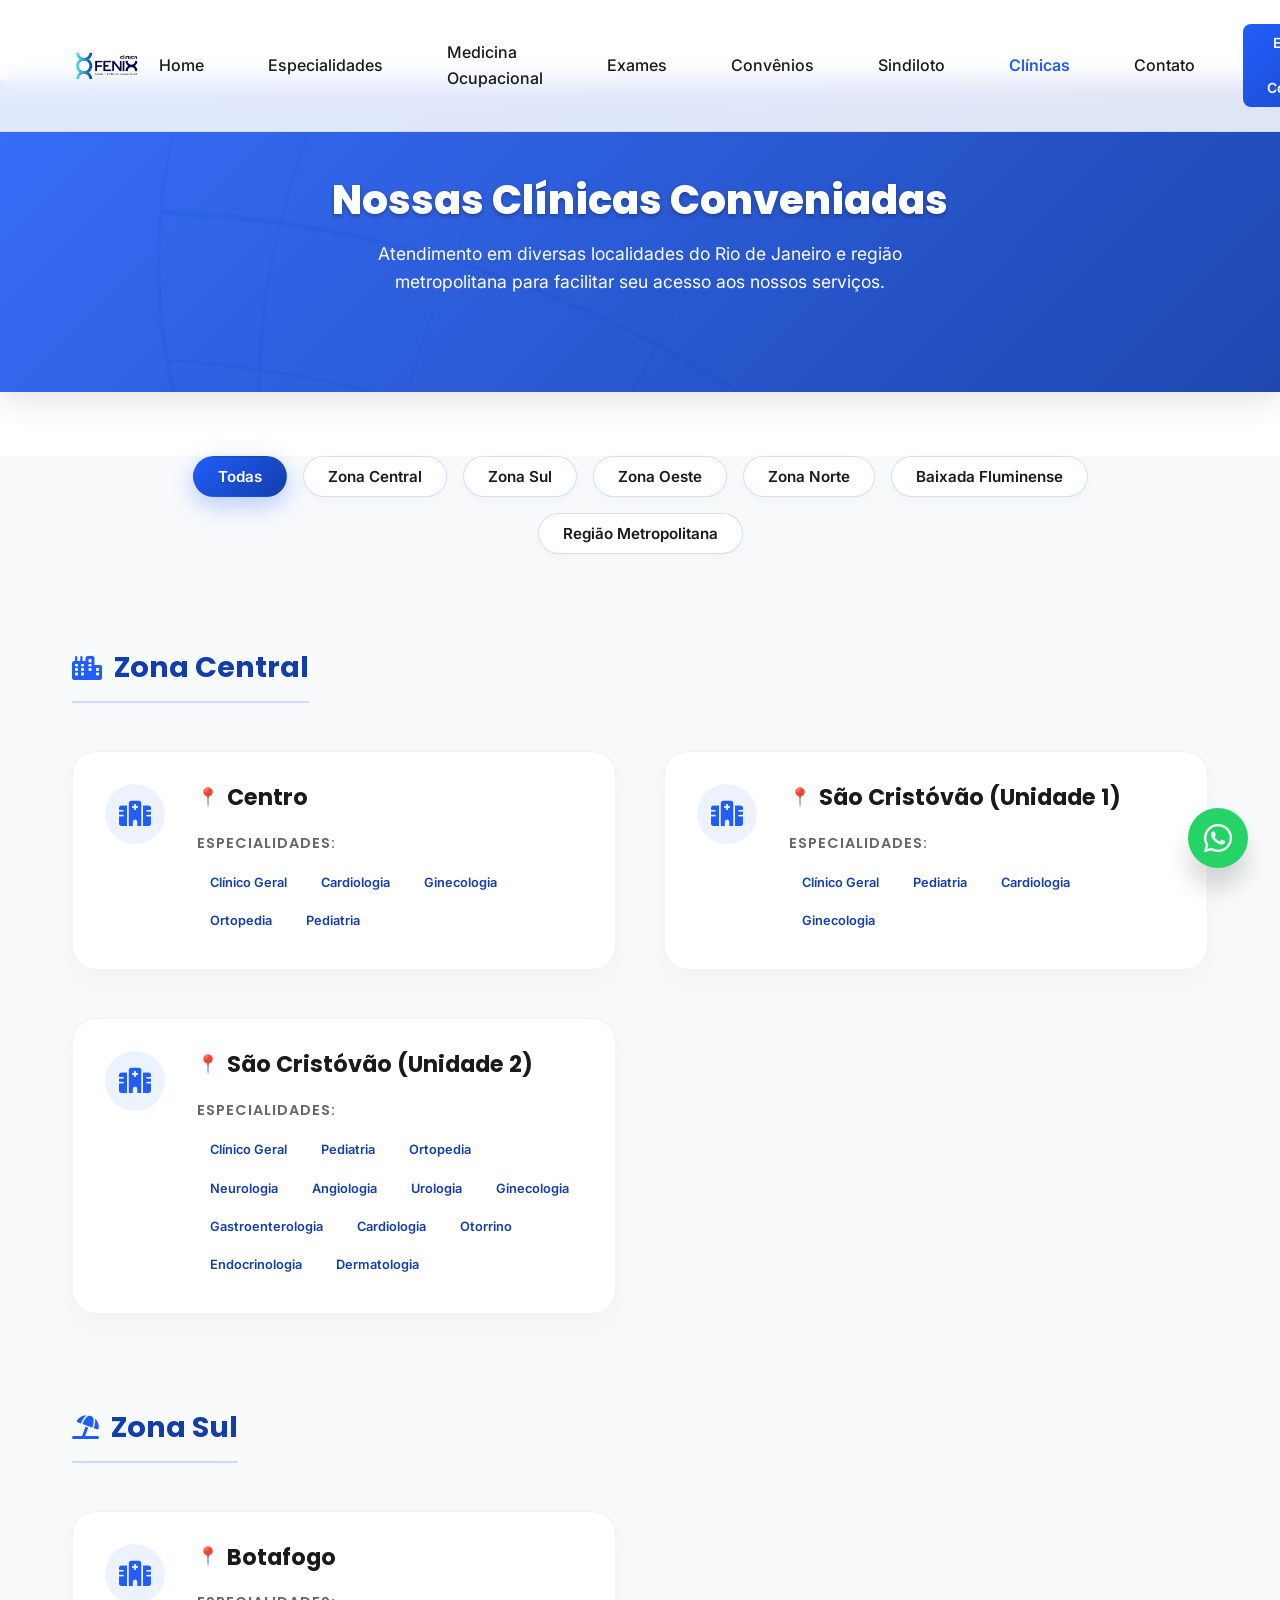
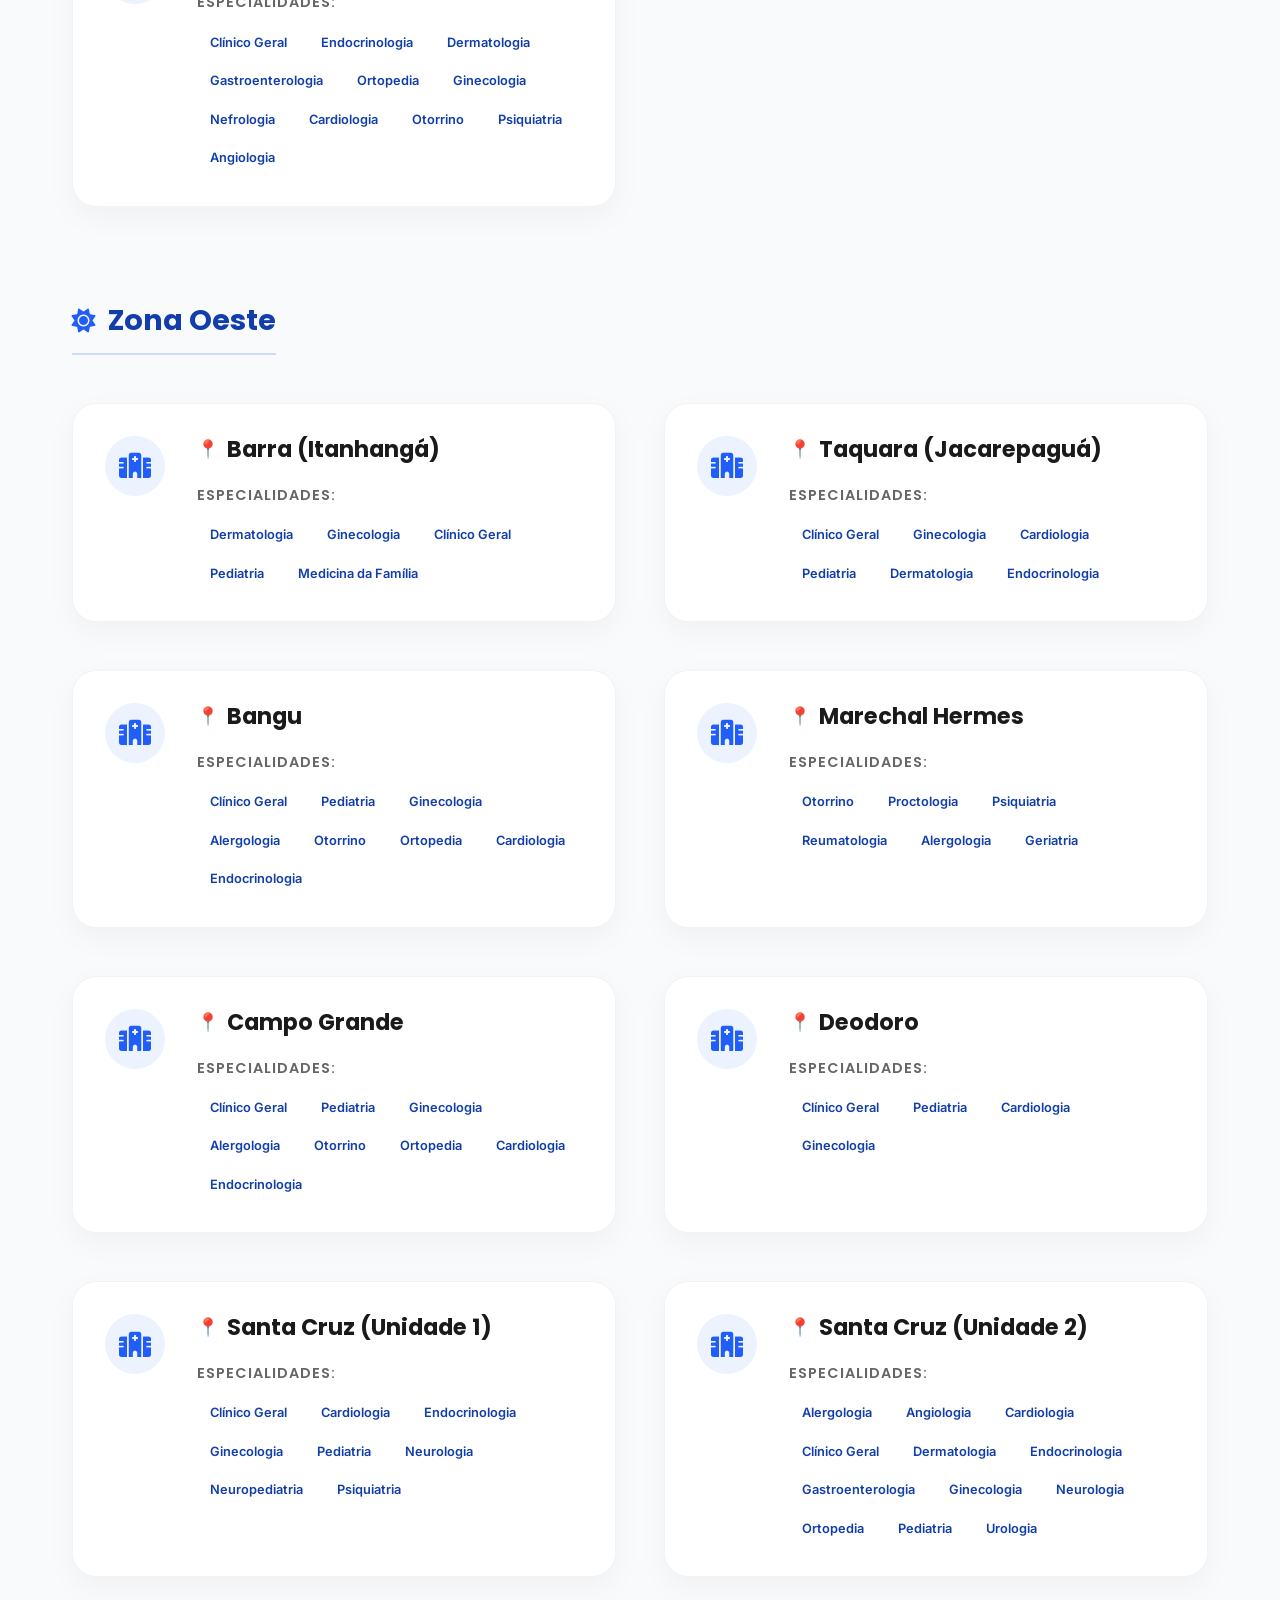
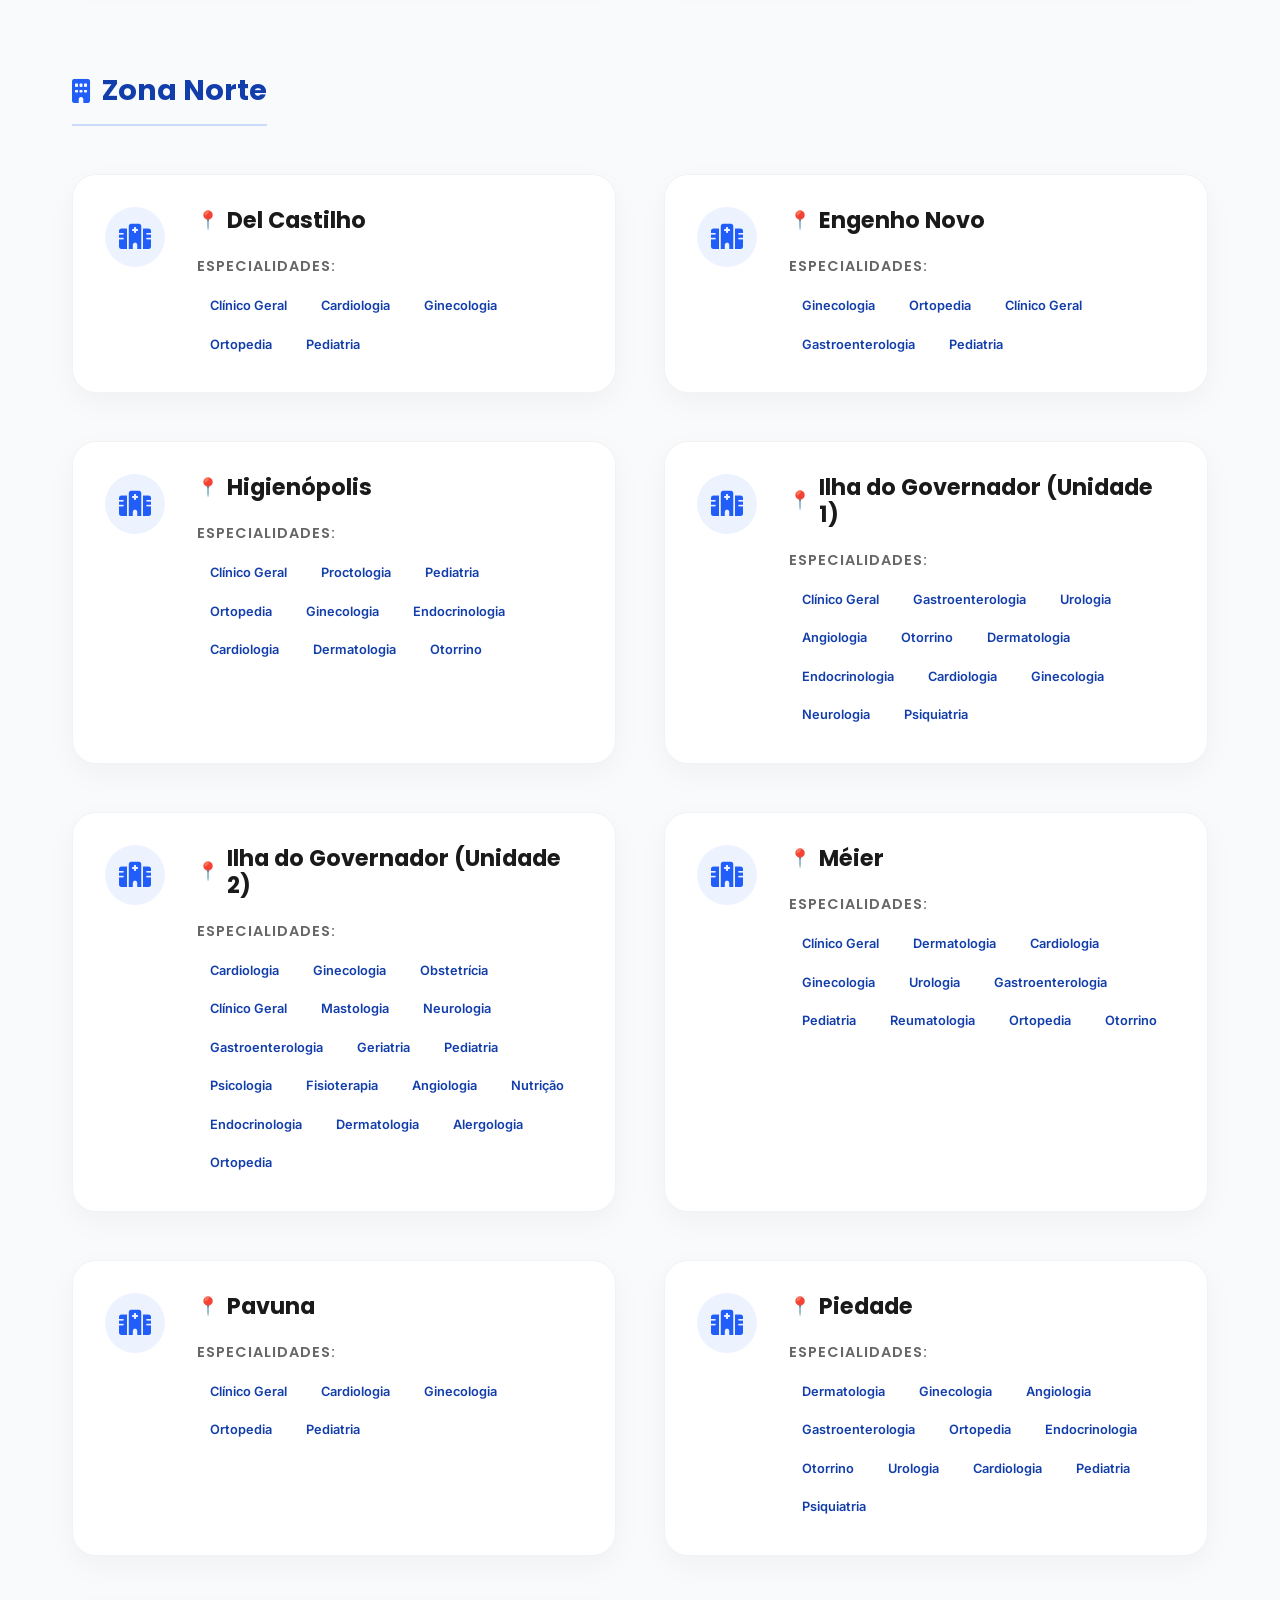
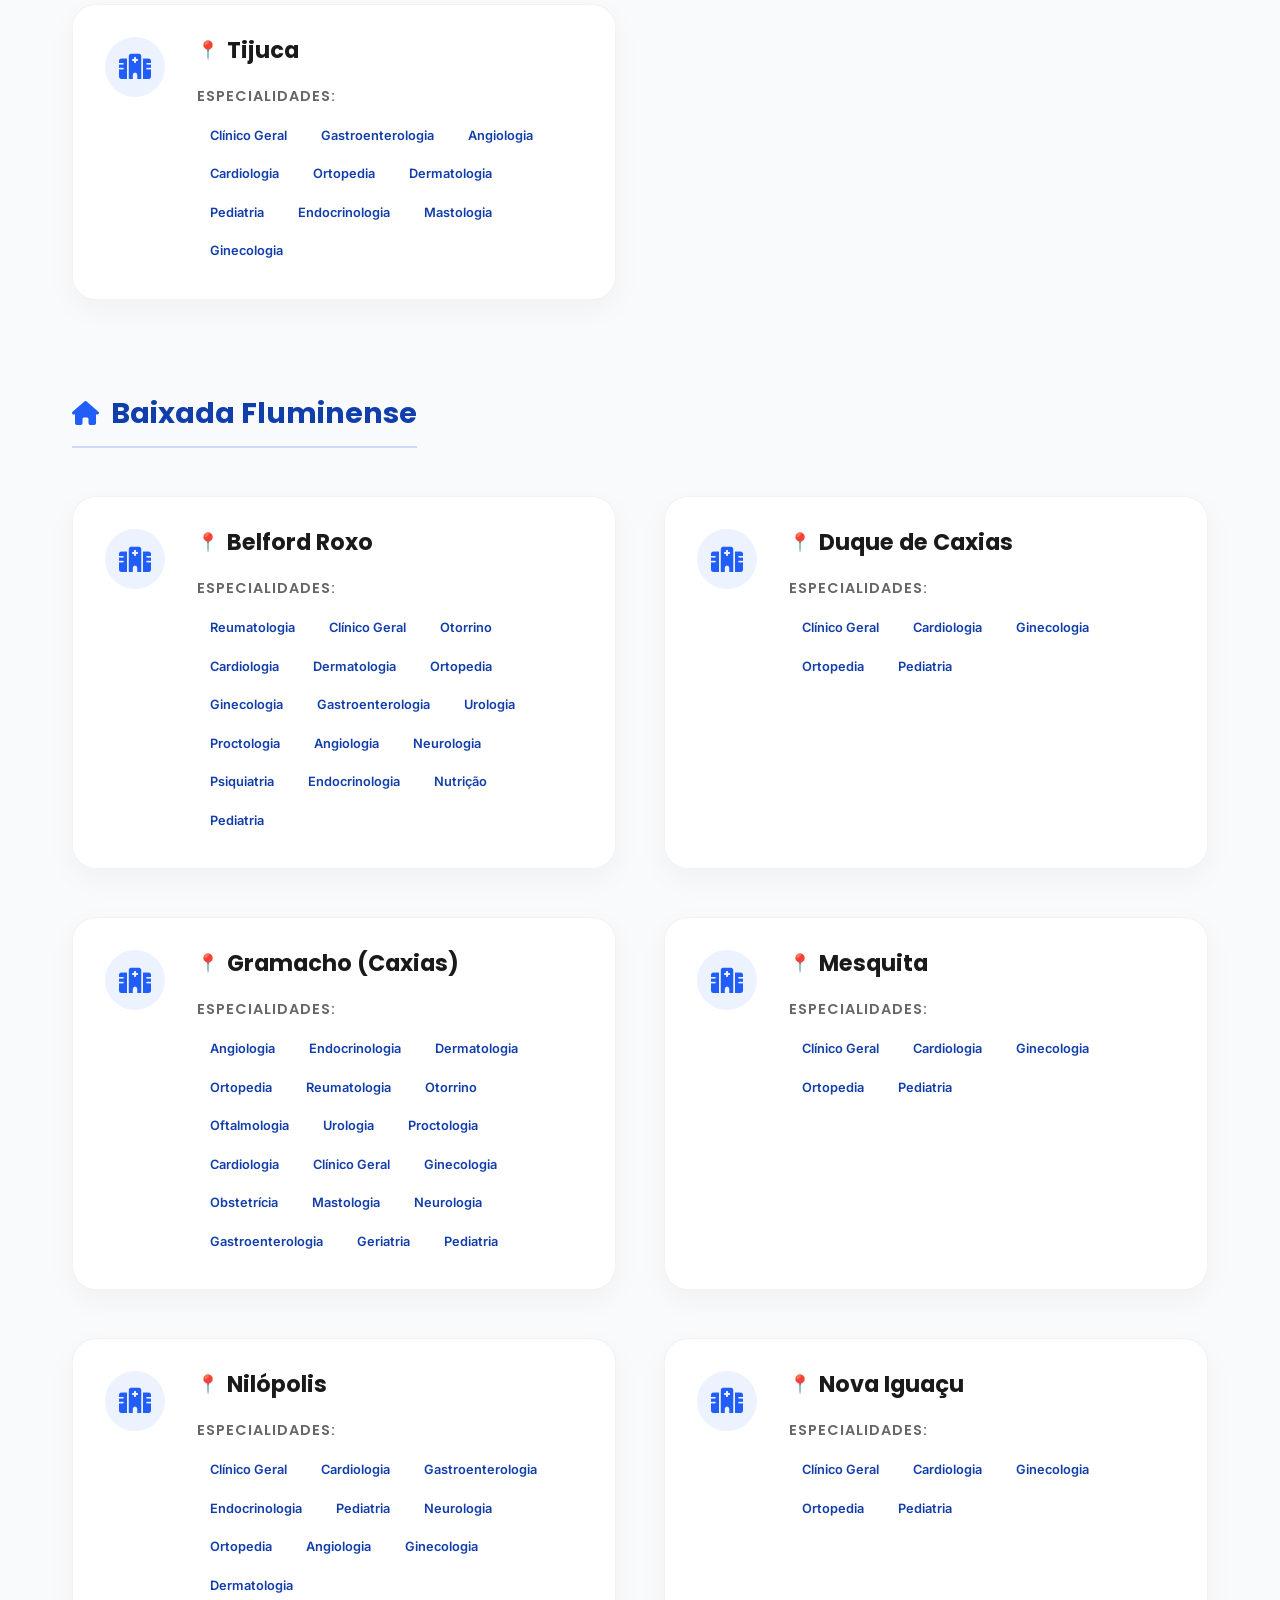
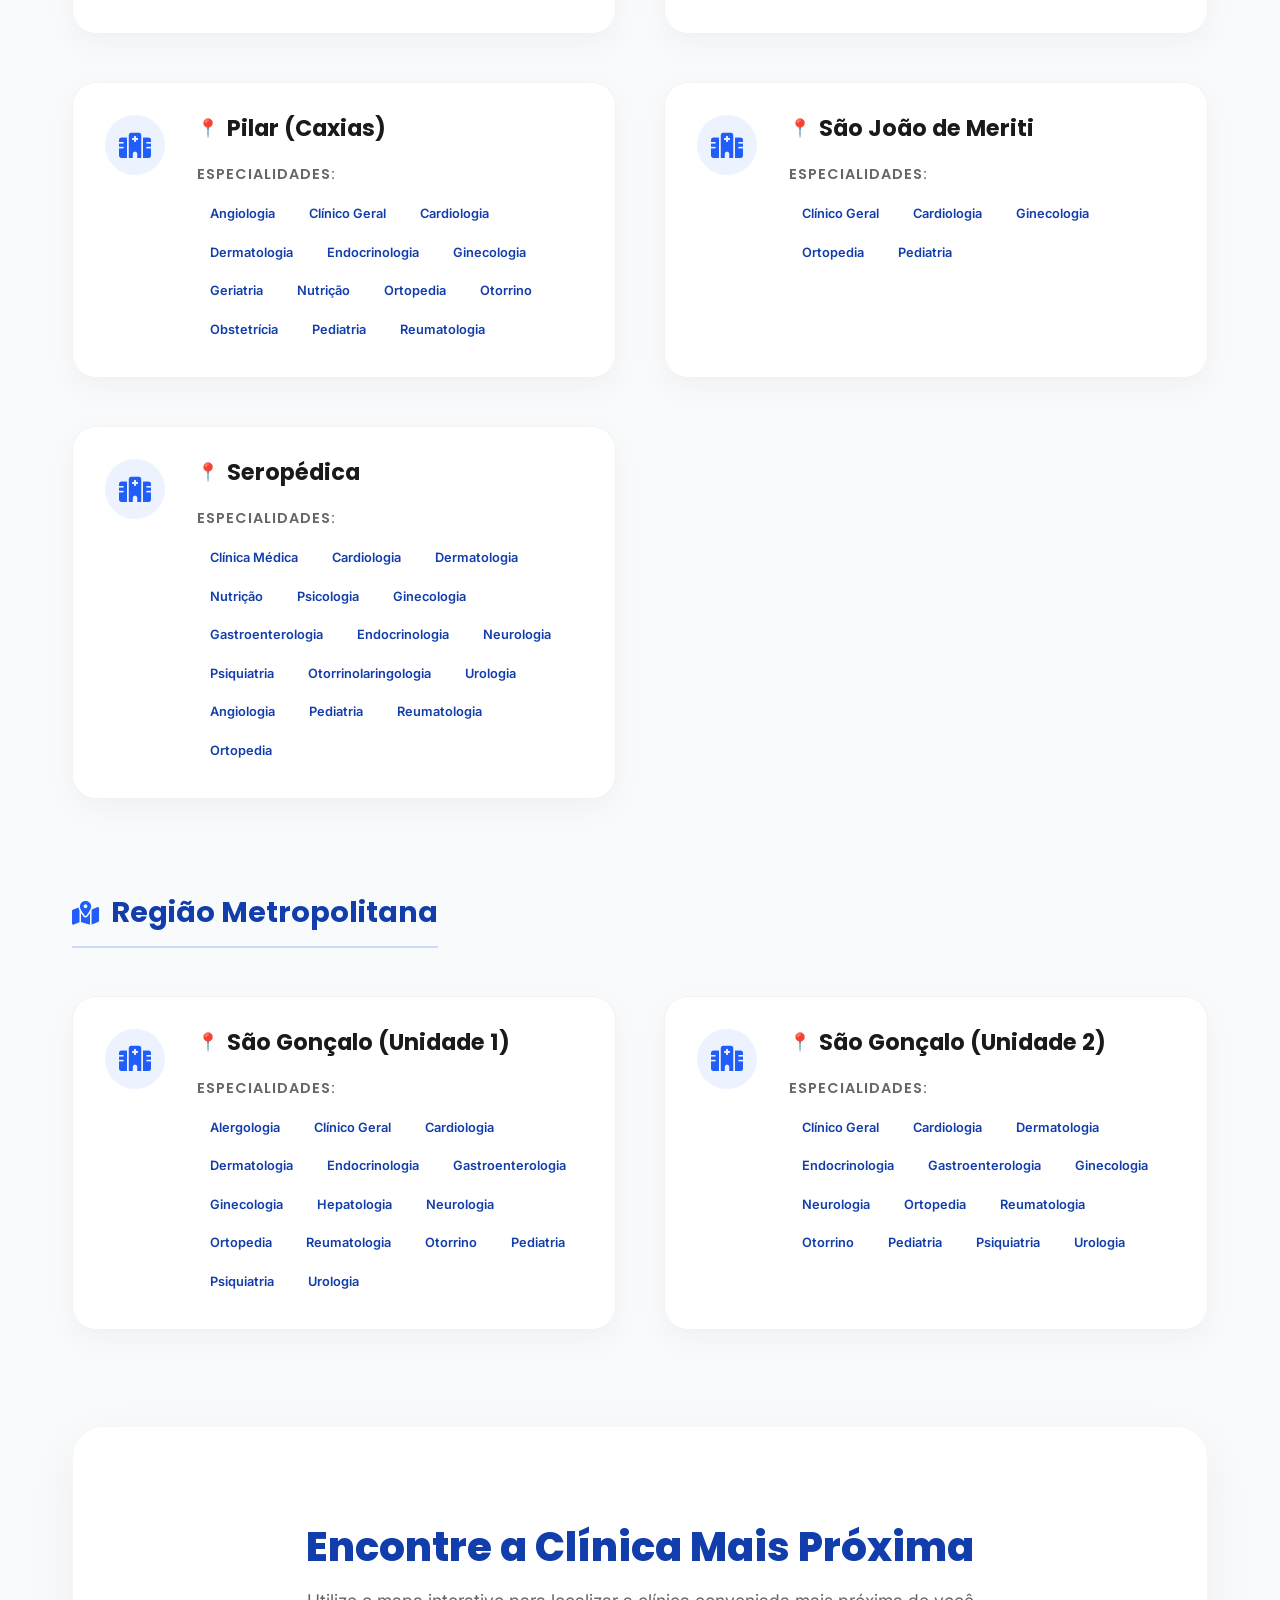
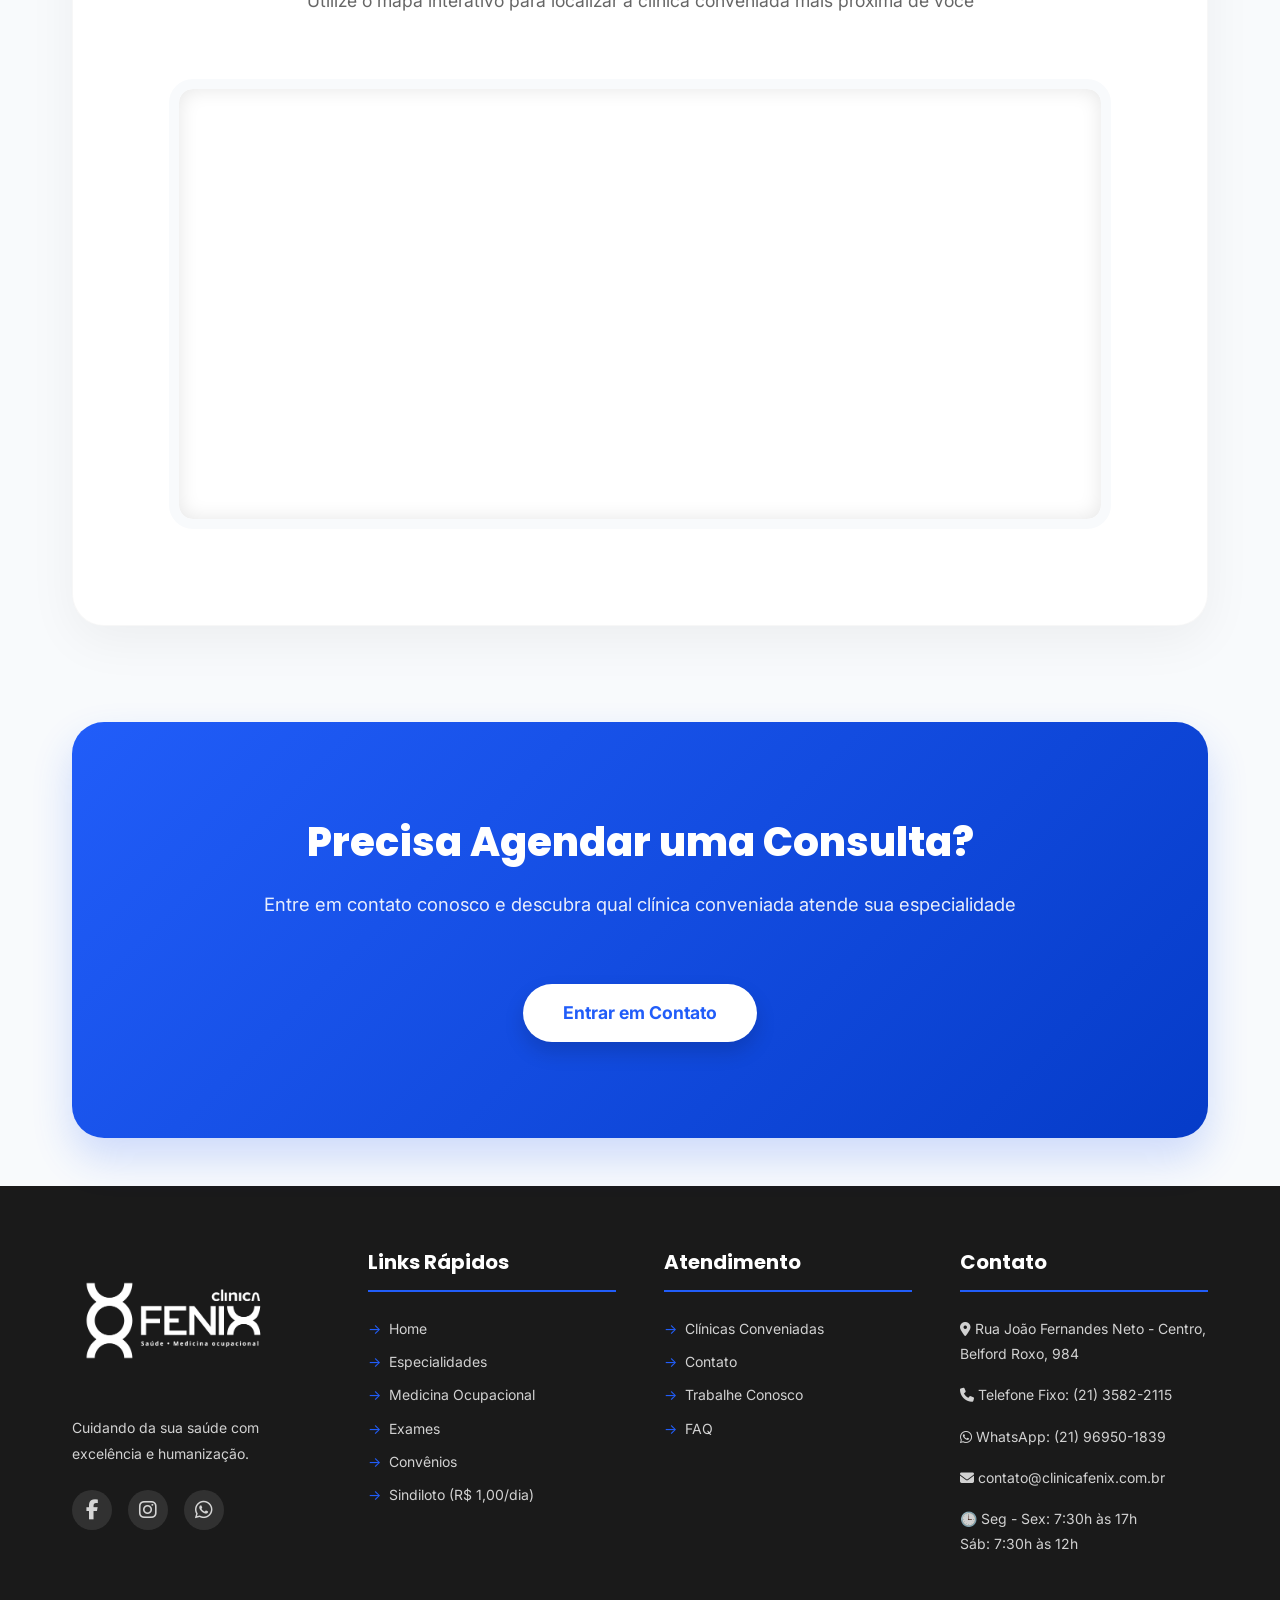
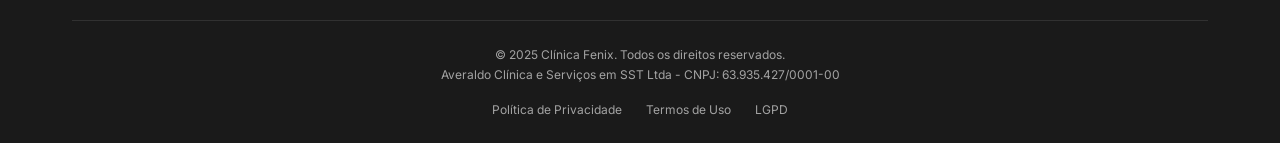
<file: clinicas-conveniadas.html>
<!DOCTYPE html>
<html lang="pt-BR" style="overflow-x: hidden; width: 100%; max-width: 100%;">
<head>
    <meta charset="UTF-8">
    <meta name="viewport" content="width=device-width, initial-scale=1.0">
    <title>Onde Atendemos: Clínicas Conveniadas no Rio de Janeiro - Clínica Fenix</title>
    <meta name="description" content="Confira nossa rede credenciada de clínicas parceiras e postos de atendimento médico e ocupacional distribuídos por todo o Rio de Janeiro e região metropolitana.">
    <meta name="keywords" content="clínicas conveniadas rj, clínicas parceiras belford roxo, postos de atendimento fenix, rede de atendimento médico rj, exames medicina do trabalho">
    <link rel="canonical" href="https://clinicafenix.com.br/clinicas-conveniadas.html">

    <!-- Open Graph / Facebook -->
    <meta property="og:type" content="website">
    <meta property="og:url" content="https://clinicafenix.com.br/clinicas-conveniadas.html">
    <meta property="og:title" content="Onde Atendemos: Clínicas Conveniadas no Rio de Janeiro - Clínica Fenix">
    <meta property="og:description" content="Confira nossa rede credenciada de clínicas parceiras e postos de atendimento médico e ocupacional distribuídos por todo o Rio de Janeiro e região metropolitana.">
    <meta property="og:image" content="https://clinicafenix.com.br/img/LogoClinicaFenix.png">
    <meta property="og:locale" content="pt_BR">

    <!-- Twitter -->
    <meta property="twitter:card" content="summary_large_image">
    <meta property="twitter:url" content="https://clinicafenix.com.br/clinicas-conveniadas.html">
    <meta property="twitter:title" content="Onde Atendemos: Clínicas Conveniadas no Rio de Janeiro - Clínica Fenix">
    <meta property="twitter:description" content="Confira nossa rede credenciada de clínicas parceiras e postos de atendimento médico e ocupacional distribuídos por todo o Rio de Janeiro e região metropolitana.">
    <meta property="twitter:image" content="https://clinicafenix.com.br/img/LogoClinicaFenix.png">

    <!-- Font Awesome -->
    <link rel="stylesheet" href="https://cdnjs.cloudflare.com/ajax/libs/font-awesome/6.5.2/css/all.min.css" integrity="sha512-SnH5WK+bZxgPHs44uWIX+LLJAJ9/2PkPKZ5QiAj6Ta86w+fsb2TkcmfRyVX3pBnMFcV7oQPJkl9QevSCWr3W6A==" crossorigin="anonymous" referrerpolicy="no-referrer" />
    
    <link rel="icon" type="image/png" href="img/LogoClinicaFenix.png">
    <link rel="preconnect" href="https://fonts.googleapis.com">
    <link rel="preconnect" href="https://fonts.gstatic.com" crossorigin>
    <link href="https://fonts.googleapis.com/css2?family=Inter:wght@300;400;500;600;700&family=Poppins:wght@400;500;600;700&display=swap" rel="stylesheet">
    <link rel="stylesheet" href="css/main.min.css">
    <link rel="stylesheet" href="https://unpkg.com/aos@2.3.4/dist/aos.css">
</head>
<body>
    <!-- Header -->
    <header class="header">
        <div class="container header-container">
            <a href="index.html" class="logo">
                <img src="img/LogoClinicaFenix.png" alt="Clínica Fenix">
            </a>
            
            <nav class="nav" id="nav">
                <a href="index.html" class="nav-link">Home</a>
                <a href="especialidades.html" class="nav-link">Especialidades</a>
                <a href="medicina-ocupacional.html" class="nav-link">Medicina Ocupacional</a>
                <a href="exames.html" class="nav-link">Exames</a>
                <a href="convenios.html" class="nav-link">Convênios</a>
                <a href="sindicato.html" class="nav-link">Sindiloto</a>
                <a href="clinicas-conveniadas.html" class="nav-link active">Clínicas</a>
                <a href="contato.html" class="nav-link">Contato</a>
                <a href="https://wa.me/5521969501839" class="btn-agendar" target="_blank">Entrar em Contato</a>
            </nav>
            
            <button class="menu-toggle" id="menuToggle">☰</button>
        </div>
        <div class="menu-overlay" id="menuOverlay"></div>
    </header>

    <!-- Hero Banner -->
    <section class="clinicas-hero">
        <div class="container">
            <h1 data-aos="fade-up">Nossas Clínicas Conveniadas</h1>
            <p data-aos="fade-up" data-aos-delay="100">Atendimento em diversas localidades do Rio de Janeiro e região metropolitana para facilitar seu acesso aos nossos serviços.</p>
        </div>
    </section>

    <!-- Página de Clínicas Conveniadas -->
    <section class="clinicas-page">
        <div class="container">
            
            <div class="filtro-zona-modern" data-aos="fade-up">
                <div class="filtro-buttons">
                    <button class="btn-filtro active" data-zona="todas">Todas</button>
                    <button class="btn-filtro" data-zona="central">Zona Central</button>
                    <button class="btn-filtro" data-zona="sul">Zona Sul</button>
                    <button class="btn-filtro" data-zona="oeste">Zona Oeste</button>
                    <button class="btn-filtro" data-zona="norte">Zona Norte</button>
                    <button class="btn-filtro" data-zona="baixada">Baixada Fluminense</button>
                    <button class="btn-filtro" data-zona="metropolitana">Região Metropolitana</button>
                </div>
            </div>
            
            <!-- Zona Central -->
            <div class="zona-section" data-zona="central">
                <h2 data-aos="fade-right"><i class="fas fa-city"></i> Zona Central</h2>
                <div class="clinicas-grid-modern">
                    <div class="clinica-card-modern" data-aos="fade-up" data-aos-delay="50">
                        <div class="icon"><i class="fas fa-hospital-alt"></i></div>
                        <div class="clinica-info">
                            <h3>Centro</h3>
                            <div class="especialidades">
                                <h4>Especialidades:</h4>
                                <div class="tags">
                                    <span class="tag">Clínico Geral</span>
                                    <span class="tag">Cardiologia</span>
                                    <span class="tag">Ginecologia</span>
                                    <span class="tag">Ortopedia</span>
                                    <span class="tag">Pediatria</span>
                                </div>
                            </div>
                        </div>
                    </div>

                    <div class="clinica-card-modern" data-aos="fade-up" data-aos-delay="100">
                        <div class="icon"><i class="fas fa-hospital-alt"></i></div>
                        <div class="clinica-info">
                            <h3>São Cristóvão (Unidade 1)</h3>
                            <div class="especialidades">
                                <h4>Especialidades:</h4>
                                <div class="tags">
                                    <span class="tag">Clínico Geral</span>
                                    <span class="tag">Pediatria</span>
                                    <span class="tag">Cardiologia</span>
                                    <span class="tag">Ginecologia</span>
                                </div>
                            </div>
                        </div>
                    </div>
                    
                    <div class="clinica-card-modern" data-aos="fade-up" data-aos-delay="150">
                        <div class="icon"><i class="fas fa-hospital-alt"></i></div>
                        <div class="clinica-info">
                            <h3>São Cristóvão (Unidade 2)</h3>
                            <div class="especialidades">
                                <h4>Especialidades:</h4>
                                <div class="tags">
                                    <span class="tag">Clínico Geral</span>
                                    <span class="tag">Pediatria</span>
                                    <span class="tag">Ortopedia</span>
                                    <span class="tag">Neurologia</span>
                                    <span class="tag">Angiologia</span>
                                    <span class="tag">Urologia</span>
                                    <span class="tag">Ginecologia</span>
                                    <span class="tag">Gastroenterologia</span>
                                    <span class="tag">Cardiologia</span>
                                    <span class="tag">Otorrino</span>
                                    <span class="tag">Endocrinologia</span>
                                    <span class="tag">Dermatologia</span>
                                </div>
                            </div>
                        </div>
                    </div>
                </div>
            </div>
            
            <!-- Zona Sul -->
            <div class="zona-section" data-zona="sul">
                <h2 data-aos="fade-right"><i class="fas fa-umbrella-beach"></i> Zona Sul</h2>
                <div class="clinicas-grid-modern">
                    <div class="clinica-card-modern" data-aos="fade-up" data-aos-delay="50">
                        <div class="icon"><i class="fas fa-hospital-alt"></i></div>
                        <div class="clinica-info">
                            <h3>Botafogo</h3>
                            <div class="especialidades">
                                <h4>Especialidades:</h4>
                                <div class="tags">
                                    <span class="tag">Clínico Geral</span>
                                    <span class="tag">Endocrinologia</span>
                                    <span class="tag">Dermatologia</span>
                                    <span class="tag">Gastroenterologia</span>
                                    <span class="tag">Ortopedia</span>
                                    <span class="tag">Ginecologia</span>
                                    <span class="tag">Nefrologia</span>
                                    <span class="tag">Cardiologia</span>
                                    <span class="tag">Otorrino</span>
                                    <span class="tag">Psiquiatria</span>
                                    <span class="tag">Angiologia</span>
                                </div>
                            </div>
                        </div>
                    </div>
                </div>
            </div>
            
            <!-- Zona Oeste -->
            <div class="zona-section" data-zona="oeste">
                <h2 data-aos="fade-right"><i class="fas fa-sun"></i> Zona Oeste</h2>
                <div class="clinicas-grid-modern">
                    <div class="clinica-card-modern" data-aos="fade-up" data-aos-delay="50">
                        <div class="icon"><i class="fas fa-hospital-alt"></i></div>
                        <div class="clinica-info">
                            <h3>Barra (Itanhangá)</h3>
                            <div class="especialidades">
                                <h4>Especialidades:</h4>
                                <div class="tags">
                                    <span class="tag">Dermatologia</span>
                                    <span class="tag">Ginecologia</span>
                                    <span class="tag">Clínico Geral</span>
                                    <span class="tag">Pediatria</span>
                                    <span class="tag">Medicina da Família</span>
                                </div>
                            </div>
                        </div>
                    </div>
                    
                    <div class="clinica-card-modern" data-aos="fade-up" data-aos-delay="100">
                        <div class="icon"><i class="fas fa-hospital-alt"></i></div>
                        <div class="clinica-info">
                            <h3>Taquara (Jacarepaguá)</h3>
                            <div class="especialidades">
                                <h4>Especialidades:</h4>
                                <div class="tags">
                                    <span class="tag">Clínico Geral</span>
                                    <span class="tag">Ginecologia</span>
                                    <span class="tag">Cardiologia</span>
                                    <span class="tag">Pediatria</span>
                                    <span class="tag">Dermatologia</span>
                                    <span class="tag">Endocrinologia</span>
                                </div>
                            </div>
                        </div>
                    </div>
                    
                    <div class="clinica-card-modern" data-aos="fade-up" data-aos-delay="150">
                        <div class="icon"><i class="fas fa-hospital-alt"></i></div>
                        <div class="clinica-info">
                            <h3>Bangu</h3>
                            <div class="especialidades">
                                <h4>Especialidades:</h4>
                                <div class="tags">
                                    <span class="tag">Clínico Geral</span>
                                    <span class="tag">Pediatria</span>
                                    <span class="tag">Ginecologia</span>
                                    <span class="tag">Alergologia</span>
                                    <span class="tag">Otorrino</span>
                                    <span class="tag">Ortopedia</span>
                                    <span class="tag">Cardiologia</span>
                                    <span class="tag">Endocrinologia</span>
                                </div>
                            </div>
                        </div>
                    </div>
                    
                    <div class="clinica-card-modern" data-aos="fade-up" data-aos-delay="200">
                        <div class="icon"><i class="fas fa-hospital-alt"></i></div>
                        <div class="clinica-info">
                            <h3>Marechal Hermes</h3>
                            <div class="especialidades">
                                <h4>Especialidades:</h4>
                                <div class="tags">
                                    <span class="tag">Otorrino</span>
                                    <span class="tag">Proctologia</span>
                                    <span class="tag">Psiquiatria</span>
                                    <span class="tag">Reumatologia</span>
                                    <span class="tag">Alergologia</span>
                                    <span class="tag">Geriatria</span>
                                </div>
                            </div>
                        </div>
                    </div>
                    
                    <div class="clinica-card-modern" data-aos="fade-up" data-aos-delay="250">
                        <div class="icon"><i class="fas fa-hospital-alt"></i></div>
                        <div class="clinica-info">
                            <h3>Campo Grande</h3>
                            <div class="especialidades">
                                <h4>Especialidades:</h4>
                                <div class="tags">
                                    <span class="tag">Clínico Geral</span>
                                    <span class="tag">Pediatria</span>
                                    <span class="tag">Ginecologia</span>
                                    <span class="tag">Alergologia</span>
                                    <span class="tag">Otorrino</span>
                                    <span class="tag">Ortopedia</span>
                                    <span class="tag">Cardiologia</span>
                                    <span class="tag">Endocrinologia</span>
                                </div>
                            </div>
                        </div>
                    </div>
                    
                    <div class="clinica-card-modern" data-aos="fade-up" data-aos-delay="300">
                        <div class="icon"><i class="fas fa-hospital-alt"></i></div>
                        <div class="clinica-info">
                            <h3>Deodoro</h3>
                            <div class="especialidades">
                                <h4>Especialidades:</h4>
                                <div class="tags">
                                    <span class="tag">Clínico Geral</span>
                                    <span class="tag">Pediatria</span>
                                    <span class="tag">Cardiologia</span>
                                    <span class="tag">Ginecologia</span>
                                </div>
                            </div>
                        </div>
                    </div>
                    
                    <div class="clinica-card-modern" data-aos="fade-up" data-aos-delay="350">
                        <div class="icon"><i class="fas fa-hospital-alt"></i></div>
                        <div class="clinica-info">
                            <h3>Santa Cruz (Unidade 1)</h3>
                            <div class="especialidades">
                                <h4>Especialidades:</h4>
                                <div class="tags">
                                    <span class="tag">Clínico Geral</span>
                                    <span class="tag">Cardiologia</span>
                                    <span class="tag">Endocrinologia</span>
                                    <span class="tag">Ginecologia</span>
                                    <span class="tag">Pediatria</span>
                                    <span class="tag">Neurologia</span>
                                    <span class="tag">Neuropediatria</span>
                                    <span class="tag">Psiquiatria</span>
                                </div>
                            </div>
                        </div>
                    </div>
                    
                    <div class="clinica-card-modern" data-aos="fade-up" data-aos-delay="400">
                        <div class="icon"><i class="fas fa-hospital-alt"></i></div>
                        <div class="clinica-info">
                            <h3>Santa Cruz (Unidade 2)</h3>
                            <div class="especialidades">
                                <h4>Especialidades:</h4>
                                <div class="tags">
                                    <span class="tag">Alergologia</span>
                                    <span class="tag">Angiologia</span>
                                    <span class="tag">Cardiologia</span>
                                    <span class="tag">Clínico Geral</span>
                                    <span class="tag">Dermatologia</span>
                                    <span class="tag">Endocrinologia</span>
                                    <span class="tag">Gastroenterologia</span>
                                    <span class="tag">Ginecologia</span>
                                    <span class="tag">Neurologia</span>
                                    <span class="tag">Ortopedia</span>
                                    <span class="tag">Pediatria</span>
                                    <span class="tag">Urologia</span>
                                </div>
                            </div>
                        </div>
                    </div>
                </div>
            </div>
            
            <!-- Zona Norte -->
            <div class="zona-section" data-zona="norte">
                <h2 data-aos="fade-right"><i class="fas fa-building"></i> Zona Norte</h2>
                <div class="clinicas-grid-modern">
                    <div class="clinica-card-modern" data-aos="fade-up" data-aos-delay="50">
                        <div class="icon"><i class="fas fa-hospital-alt"></i></div>
                        <div class="clinica-info">
                            <h3>Del Castilho</h3>
                            <div class="especialidades">
                                <h4>Especialidades:</h4>
                                <div class="tags">
                                    <span class="tag">Clínico Geral</span>
                                    <span class="tag">Cardiologia</span>
                                    <span class="tag">Ginecologia</span>
                                    <span class="tag">Ortopedia</span>
                                    <span class="tag">Pediatria</span>
                                </div>
                            </div>
                        </div>
                    </div>

                    <div class="clinica-card-modern" data-aos="fade-up" data-aos-delay="100">
                        <div class="icon"><i class="fas fa-hospital-alt"></i></div>
                        <div class="clinica-info">
                            <h3>Engenho Novo</h3>
                            <div class="especialidades">
                                <h4>Especialidades:</h4>
                                <div class="tags">
                                    <span class="tag">Ginecologia</span>
                                    <span class="tag">Ortopedia</span>
                                    <span class="tag">Clínico Geral</span>
                                    <span class="tag">Gastroenterologia</span>
                                    <span class="tag">Pediatria</span>
                                </div>
                            </div>
                        </div>
                    </div>

                    <div class="clinica-card-modern" data-aos="fade-up" data-aos-delay="150">
                        <div class="icon"><i class="fas fa-hospital-alt"></i></div>
                        <div class="clinica-info">
                            <h3>Higienópolis</h3>
                            <div class="especialidades">
                                <h4>Especialidades:</h4>
                                <div class="tags">
                                    <span class="tag">Clínico Geral</span>
                                    <span class="tag">Proctologia</span>
                                    <span class="tag">Pediatria</span>
                                    <span class="tag">Ortopedia</span>
                                    <span class="tag">Ginecologia</span>
                                    <span class="tag">Endocrinologia</span>
                                    <span class="tag">Cardiologia</span>
                                    <span class="tag">Dermatologia</span>
                                    <span class="tag">Otorrino</span>
                                </div>
                            </div>
                        </div>
                    </div>
                    
                    <div class="clinica-card-modern" data-aos="fade-up" data-aos-delay="200">
                        <div class="icon"><i class="fas fa-hospital-alt"></i></div>
                        <div class="clinica-info">
                            <h3>Ilha do Governador (Unidade 1)</h3>
                            <div class="especialidades">
                                <h4>Especialidades:</h4>
                                <div class="tags">
                                    <span class="tag">Clínico Geral</span>
                                    <span class="tag">Gastroenterologia</span>
                                    <span class="tag">Urologia</span>
                                    <span class="tag">Angiologia</span>
                                    <span class="tag">Otorrino</span>
                                    <span class="tag">Dermatologia</span>
                                    <span class="tag">Endocrinologia</span>
                                    <span class="tag">Cardiologia</span>
                                    <span class="tag">Ginecologia</span>
                                    <span class="tag">Neurologia</span>
                                    <span class="tag">Psiquiatria</span>
                                </div>
                            </div>
                        </div>
                    </div>
                    
                    <div class="clinica-card-modern" data-aos="fade-up" data-aos-delay="250">
                        <div class="icon"><i class="fas fa-hospital-alt"></i></div>
                        <div class="clinica-info">
                            <h3>Ilha do Governador (Unidade 2)</h3>
                            <div class="especialidades">
                                <h4>Especialidades:</h4>
                                <div class="tags">
                                    <span class="tag">Cardiologia</span>
                                    <span class="tag">Ginecologia</span>
                                    <span class="tag">Obstetrícia</span>
                                    <span class="tag">Clínico Geral</span>
                                    <span class="tag">Mastologia</span>
                                    <span class="tag">Neurologia</span>
                                    <span class="tag">Gastroenterologia</span>
                                    <span class="tag">Geriatria</span>
                                    <span class="tag">Pediatria</span>
                                    <span class="tag">Psicologia</span>
                                    <span class="tag">Fisioterapia</span>
                                    <span class="tag">Angiologia</span>
                                    <span class="tag">Nutrição</span>
                                    <span class="tag">Endocrinologia</span>
                                    <span class="tag">Dermatologia</span>
                                    <span class="tag">Alergologia</span>
                                    <span class="tag">Ortopedia</span>
                                </div>
                            </div>
                        </div>
                    </div>

                    <div class="clinica-card-modern" data-aos="fade-up" data-aos-delay="300">
                        <div class="icon"><i class="fas fa-hospital-alt"></i></div>
                        <div class="clinica-info">
                            <h3>Méier</h3>
                            <div class="especialidades">
                                <h4>Especialidades:</h4>
                                <div class="tags">
                                    <span class="tag">Clínico Geral</span>
                                    <span class="tag">Dermatologia</span>
                                    <span class="tag">Cardiologia</span>
                                    <span class="tag">Ginecologia</span>
                                    <span class="tag">Urologia</span>
                                    <span class="tag">Gastroenterologia</span>
                                    <span class="tag">Pediatria</span>
                                    <span class="tag">Reumatologia</span>
                                    <span class="tag">Ortopedia</span>
                                    <span class="tag">Otorrino</span>
                                </div>
                            </div>
                        </div>
                    </div>

                    <div class="clinica-card-modern" data-aos="fade-up" data-aos-delay="350">
                        <div class="icon"><i class="fas fa-hospital-alt"></i></div>
                        <div class="clinica-info">
                            <h3>Pavuna</h3>
                            <div class="especialidades">
                                <h4>Especialidades:</h4>
                                <div class="tags">
                                    <span class="tag">Clínico Geral</span>
                                    <span class="tag">Cardiologia</span>
                                    <span class="tag">Ginecologia</span>
                                    <span class="tag">Ortopedia</span>
                                    <span class="tag">Pediatria</span>
                                </div>
                            </div>
                        </div>
                    </div>
                    
                    <div class="clinica-card-modern" data-aos="fade-up" data-aos-delay="400">
                        <div class="icon"><i class="fas fa-hospital-alt"></i></div>
                        <div class="clinica-info">
                            <h3>Piedade</h3>
                            <div class="especialidades">
                                <h4>Especialidades:</h4>
                                <div class="tags">
                                    <span class="tag">Dermatologia</span>
                                    <span class="tag">Ginecologia</span>
                                    <span class="tag">Angiologia</span>
                                    <span class="tag">Gastroenterologia</span>
                                    <span class="tag">Ortopedia</span>
                                    <span class="tag">Endocrinologia</span>
                                    <span class="tag">Otorrino</span>
                                    <span class="tag">Urologia</span>
                                    <span class="tag">Cardiologia</span>
                                    <span class="tag">Pediatria</span>
                                    <span class="tag">Psiquiatria</span>
                                </div>
                            </div>
                        </div>
                    </div>

                    <div class="clinica-card-modern" data-aos="fade-up" data-aos-delay="450">
                        <div class="icon"><i class="fas fa-hospital-alt"></i></div>
                        <div class="clinica-info">
                            <h3>Tijuca</h3>
                            <div class="especialidades">
                                <h4>Especialidades:</h4>
                                <div class="tags">
                                    <span class="tag">Clínico Geral</span>
                                    <span class="tag">Gastroenterologia</span>
                                    <span class="tag">Angiologia</span>
                                    <span class="tag">Cardiologia</span>
                                    <span class="tag">Ortopedia</span>
                                    <span class="tag">Dermatologia</span>
                                    <span class="tag">Pediatria</span>
                                    <span class="tag">Endocrinologia</span>
                                    <span class="tag">Mastologia</span>
                                    <span class="tag">Ginecologia</span>
                                </div>
                            </div>
                        </div>
                    </div>
                </div>
            </div>
            
            <!-- Baixada Fluminense -->
            <div class="zona-section" data-zona="baixada">
                <h2 data-aos="fade-right"><i class="fas fa-home"></i> Baixada Fluminense</h2>
                <div class="clinicas-grid-modern">
                    <div class="clinica-card-modern" data-aos="fade-up" data-aos-delay="50">
                        <div class="icon"><i class="fas fa-hospital-alt"></i></div>
                        <div class="clinica-info">
                            <h3>Belford Roxo</h3>
                            <div class="especialidades">
                                <h4>Especialidades:</h4>
                                <div class="tags">
                                    <span class="tag">Reumatologia</span>
                                    <span class="tag">Clínico Geral</span>
                                    <span class="tag">Otorrino</span>
                                    <span class="tag">Cardiologia</span>
                                    <span class="tag">Dermatologia</span>
                                    <span class="tag">Ortopedia</span>
                                    <span class="tag">Ginecologia</span>
                                    <span class="tag">Gastroenterologia</span>
                                    <span class="tag">Urologia</span>
                                    <span class="tag">Proctologia</span>
                                    <span class="tag">Angiologia</span>
                                    <span class="tag">Neurologia</span>
                                    <span class="tag">Psiquiatria</span>
                                    <span class="tag">Endocrinologia</span>
                                    <span class="tag">Nutrição</span>
                                    <span class="tag">Pediatria</span>
                                </div>
                            </div>
                        </div>
                    </div>

                    <div class="clinica-card-modern" data-aos="fade-up" data-aos-delay="100">
                        <div class="icon"><i class="fas fa-hospital-alt"></i></div>
                        <div class="clinica-info">
                            <h3>Duque de Caxias</h3>
                            <div class="especialidades">
                                <h4>Especialidades:</h4>
                                <div class="tags">
                                    <span class="tag">Clínico Geral</span>
                                    <span class="tag">Cardiologia</span>
                                    <span class="tag">Ginecologia</span>
                                    <span class="tag">Ortopedia</span>
                                    <span class="tag">Pediatria</span>
                                </div>
                            </div>
                        </div>
                    </div>

                    <div class="clinica-card-modern" data-aos="fade-up" data-aos-delay="150">
                        <div class="icon"><i class="fas fa-hospital-alt"></i></div>
                        <div class="clinica-info">
                            <h3>Gramacho (Caxias)</h3>
                            <div class="especialidades">
                                <h4>Especialidades:</h4>
                                <div class="tags">
                                    <span class="tag">Angiologia</span>
                                    <span class="tag">Endocrinologia</span>
                                    <span class="tag">Dermatologia</span>
                                    <span class="tag">Ortopedia</span>
                                    <span class="tag">Reumatologia</span>
                                    <span class="tag">Otorrino</span>
                                    <span class="tag">Oftalmologia</span>
                                    <span class="tag">Urologia</span>
                                    <span class="tag">Proctologia</span>
                                    <span class="tag">Cardiologia</span>
                                    <span class="tag">Clínico Geral</span>
                                    <span class="tag">Ginecologia</span>
                                    <span class="tag">Obstetrícia</span>
                                    <span class="tag">Mastologia</span>
                                    <span class="tag">Neurologia</span>
                                    <span class="tag">Gastroenterologia</span>
                                    <span class="tag">Geriatria</span>
                                    <span class="tag">Pediatria</span>
                                </div>
                            </div>
                        </div>
                    </div>

                    <div class="clinica-card-modern" data-aos="fade-up" data-aos-delay="200">
                        <div class="icon"><i class="fas fa-hospital-alt"></i></div>
                        <div class="clinica-info">
                            <h3>Mesquita</h3>
                            <div class="especialidades">
                                <h4>Especialidades:</h4>
                                <div class="tags">
                                    <span class="tag">Clínico Geral</span>
                                    <span class="tag">Cardiologia</span>
                                    <span class="tag">Ginecologia</span>
                                    <span class="tag">Ortopedia</span>
                                    <span class="tag">Pediatria</span>
                                </div>
                            </div>
                        </div>
                    </div>
                    
                    <div class="clinica-card-modern" data-aos="fade-up" data-aos-delay="250">
                        <div class="icon"><i class="fas fa-hospital-alt"></i></div>
                        <div class="clinica-info">
                            <h3>Nilópolis</h3>
                            <div class="especialidades">
                                <h4>Especialidades:</h4>
                                <div class="tags">
                                    <span class="tag">Clínico Geral</span>
                                    <span class="tag">Cardiologia</span>
                                    <span class="tag">Gastroenterologia</span>
                                    <span class="tag">Endocrinologia</span>
                                    <span class="tag">Pediatria</span>
                                    <span class="tag">Neurologia</span>
                                    <span class="tag">Ortopedia</span>
                                    <span class="tag">Angiologia</span>
                                    <span class="tag">Ginecologia</span>
                                    <span class="tag">Dermatologia</span>
                                </div>
                            </div>
                        </div>
                    </div>

                    <div class="clinica-card-modern" data-aos="fade-up" data-aos-delay="300">
                        <div class="icon"><i class="fas fa-hospital-alt"></i></div>
                        <div class="clinica-info">
                            <h3>Nova Iguaçu</h3>
                            <div class="especialidades">
                                <h4>Especialidades:</h4>
                                <div class="tags">
                                    <span class="tag">Clínico Geral</span>
                                    <span class="tag">Cardiologia</span>
                                    <span class="tag">Ginecologia</span>
                                    <span class="tag">Ortopedia</span>
                                    <span class="tag">Pediatria</span>
                                </div>
                            </div>
                        </div>
                    </div>

                    <div class="clinica-card-modern" data-aos="fade-up" data-aos-delay="350">
                        <div class="icon"><i class="fas fa-hospital-alt"></i></div>
                        <div class="clinica-info">
                            <h3>Pilar (Caxias)</h3>
                            <div class="especialidades">
                                <h4>Especialidades:</h4>
                                <div class="tags">
                                    <span class="tag">Angiologia</span>
                                    <span class="tag">Clínico Geral</span>
                                    <span class="tag">Cardiologia</span>
                                    <span class="tag">Dermatologia</span>
                                    <span class="tag">Endocrinologia</span>
                                    <span class="tag">Ginecologia</span>
                                    <span class="tag">Geriatria</span>
                                    <span class="tag">Nutrição</span>
                                    <span class="tag">Ortopedia</span>
                                    <span class="tag">Otorrino</span>
                                    <span class="tag">Obstetrícia</span>
                                    <span class="tag">Pediatria</span>
                                    <span class="tag">Reumatologia</span>
                                </div>
                            </div>
                        </div>
                    </div>

                    <div class="clinica-card-modern" data-aos="fade-up" data-aos-delay="400">
                        <div class="icon"><i class="fas fa-hospital-alt"></i></div>
                        <div class="clinica-info">
                            <h3>São João de Meriti</h3>
                            <div class="especialidades">
                                <h4>Especialidades:</h4>
                                <div class="tags">
                                    <span class="tag">Clínico Geral</span>
                                    <span class="tag">Cardiologia</span>
                                    <span class="tag">Ginecologia</span>
                                    <span class="tag">Ortopedia</span>
                                    <span class="tag">Pediatria</span>
                                </div>
                            </div>
                        </div>
                    </div>

                    <div class="clinica-card-modern" data-aos="fade-up" data-aos-delay="450">
                        <div class="icon"><i class="fas fa-hospital-alt"></i></div>
                        <div class="clinica-info">
                            <h3>Seropédica</h3>
                            <div class="especialidades">
                                <h4>Especialidades:</h4>
                                <div class="tags">
                                    <span class="tag">Clínica Médica</span>
                                    <span class="tag">Cardiologia</span>
                                    <span class="tag">Dermatologia</span>
                                    <span class="tag">Nutrição</span>
                                    <span class="tag">Psicologia</span>
                                    <span class="tag">Ginecologia</span>
                                    <span class="tag">Gastroenterologia</span>
                                    <span class="tag">Endocrinologia</span>
                                    <span class="tag">Neurologia</span>
                                    <span class="tag">Psiquiatria</span>
                                    <span class="tag">Otorrinolaringologia</span>
                                    <span class="tag">Urologia</span>
                                    <span class="tag">Angiologia</span>
                                    <span class="tag">Pediatria</span>
                                    <span class="tag">Reumatologia</span>
                                    <span class="tag">Ortopedia</span>
                                </div>
                            </div>
                        </div>
                    </div>
                </div>
            </div>
            
            <!-- Região Metropolitana -->
            <div class="zona-section" data-zona="metropolitana">
                <h2 data-aos="fade-right"><i class="fas fa-map-marked-alt"></i> Região Metropolitana</h2>
                <div class="clinicas-grid-modern">
                    <div class="clinica-card-modern" data-aos="fade-up" data-aos-delay="50">
                        <div class="icon"><i class="fas fa-hospital-alt"></i></div>
                        <div class="clinica-info">
                            <h3>São Gonçalo (Unidade 1)</h3>
                            <div class="especialidades">
                                <h4>Especialidades:</h4>
                                <div class="tags">
                                    <span class="tag">Alergologia</span>
                                    <span class="tag">Clínico Geral</span>
                                    <span class="tag">Cardiologia</span>
                                    <span class="tag">Dermatologia</span>
                                    <span class="tag">Endocrinologia</span>
                                    <span class="tag">Gastroenterologia</span>
                                    <span class="tag">Ginecologia</span>
                                    <span class="tag">Hepatologia</span>
                                    <span class="tag">Neurologia</span>
                                    <span class="tag">Ortopedia</span>
                                    <span class="tag">Reumatologia</span>
                                    <span class="tag">Otorrino</span>
                                    <span class="tag">Pediatria</span>
                                    <span class="tag">Psiquiatria</span>
                                    <span class="tag">Urologia</span>
                                </div>
                            </div>
                        </div>
                    </div>

                    <div class="clinica-card-modern" data-aos="fade-up" data-aos-delay="100">
                        <div class="icon"><i class="fas fa-hospital-alt"></i></div>
                        <div class="clinica-info">
                            <h3>São Gonçalo (Unidade 2)</h3>
                            <div class="especialidades">
                                <h4>Especialidades:</h4>
                                <div class="tags">
                                    <span class="tag">Clínico Geral</span>
                                    <span class="tag">Cardiologia</span>
                                    <span class="tag">Dermatologia</span>
                                    <span class="tag">Endocrinologia</span>
                                    <span class="tag">Gastroenterologia</span>
                                    <span class="tag">Ginecologia</span>
                                    <span class="tag">Neurologia</span>
                                    <span class="tag">Ortopedia</span>
                                    <span class="tag">Reumatologia</span>
                                    <span class="tag">Otorrino</span>
                                    <span class="tag">Pediatria</span>
                                    <span class="tag">Psiquiatria</span>
                                    <span class="tag">Urologia</span>
                                </div>
                            </div>
                        </div>
                    </div>
                </div>
            </div>
            
            <!-- Mapa -->
            <div class="mapa-section" data-aos="fade-up">
                <h2>Encontre a Clínica Mais Próxima</h2>
                <p>Utilize o mapa interativo para localizar a clínica conveniada mais próxima de você</p>
                <div class="mapa-container">
                    <iframe src="https://www.google.com/maps/embed?pb=!1m18!1m12!1m3!1d235527.43240937!2d-43.596179!3d-22.906847!2m3!1f0!2f0!3f0!3m2!1i1024!2i768!4f13.1!3m3!1m2!1s0x9bde559108a05b%3A0x50dc426c672fd24e!2sRio%20de%20Janeiro%2C%20RJ!5e0!3m2!1spt-BR!2sbr!4v1234567890" allowfullscreen="" loading="lazy"></iframe>
                </div>
            </div>
            
            <!-- CTA -->
            <div class="cta-clinicas" data-aos="zoom-in">
                <h2>Precisa Agendar uma Consulta?</h2>
                <p>Entre em contato conosco e descubra qual clínica conveniada atende sua especialidade</p>
                <a href="contato.html" class="btn">Entrar em Contato</a>
            </div>
        </div>
    </section>

    <!-- Footer -->
    <footer class="footer">
        <div class="container">
            <div class="footer-content">
                <div class="footer-section footer-logo">
                    <img src="img/logonegativa.png" alt="Clínica Fenix">
                    <p>Cuidando da sua saúde com excelência e humanização.</p>
                    <div class="social-links">
                        <a href="https://www.facebook.com/clinicafenix" target="_blank" aria-label="Facebook"><i class="fab fa-facebook-f"></i></a>
                        <a href="https://www.instagram.com/clinicafenixsaude" target="_blank" aria-label="Instagram"><i class="fab fa-instagram"></i></a>
                        <a href="https://wa.me/5521969501839" target="_blank" aria-label="WhatsApp"><i class="fab fa-whatsapp"></i></a>
                    </div>
                </div>
                
                <div class="footer-section">
                    <h3>Links Rápidos</h3>
                    <ul>
                        <li><a href="index.html">Home</a></li>
                        <li><a href="especialidades.html">Especialidades</a></li>
                        <li><a href="medicina-ocupacional.html">Medicina Ocupacional</a></li>
                        <li><a href="exames.html">Exames</a></li>
                        <li><a href="convenios.html">Convênios</a></li>
                        <li><a href="sindicato.html">Sindiloto (R$ 1,00/dia)</a></li>
                    </ul>
                </div>
                
                <div class="footer-section">
                    <h3>Atendimento</h3>
                    <ul>
                        <li><a href="clinicas-conveniadas.html">Clínicas Conveniadas</a></li>
                        <li><a href="contato.html">Contato</a></li>
                        <li><a href="#">Trabalhe Conosco</a></li>
                        <li><a href="#">FAQ</a></li>
                    </ul>
                </div>
                
                <div class="footer-section">
                    <h3>Contato</h3>
                    <p><i class="fas fa-map-marker-alt"></i> Rua João Fernandes Neto - Centro, Belford Roxo, 984</p>
                    <p><i class="fas fa-phone"></i> Telefone Fixo: (21) 3582-2115</p>
                    <p><i class="fab fa-whatsapp"></i> WhatsApp: (21) 96950-1839</p>
                    <p><i class="fas fa-envelope"></i> contato@clinicafenix.com.br</p>
                    <p>🕒 Seg - Sex: 7:30h às 17h<br>Sáb: 7:30h às 12h</p>
                </div>
            </div>
            
            <div class="footer-bottom">
                <p>&copy; 2025 Clínica Fenix. Todos os direitos reservados. <br> Averaldo Clínica e Serviços em SST Ltda - CNPJ: 63.935.427/0001-00</p>
                <div class="footer-links">
                    <a href="#">Política de Privacidade</a>
                    <a href="#">Termos de Uso</a>
                    <a href="#">LGPD</a>
                </div>
            </div>
        </div>
    </footer>

    <!-- WhatsApp Flutuante -->
    <a href="https://wa.me/5521969501839" class="whatsapp-float" target="_blank" aria-label="WhatsApp">
        <i class="fab fa-whatsapp"></i>
    </a>

    <!-- Scripts -->
    <script src="https://unpkg.com/aos@2.3.4/dist/aos.js"></script>
    <script src="js/main.js"></script>
</body>
</html>
</file>
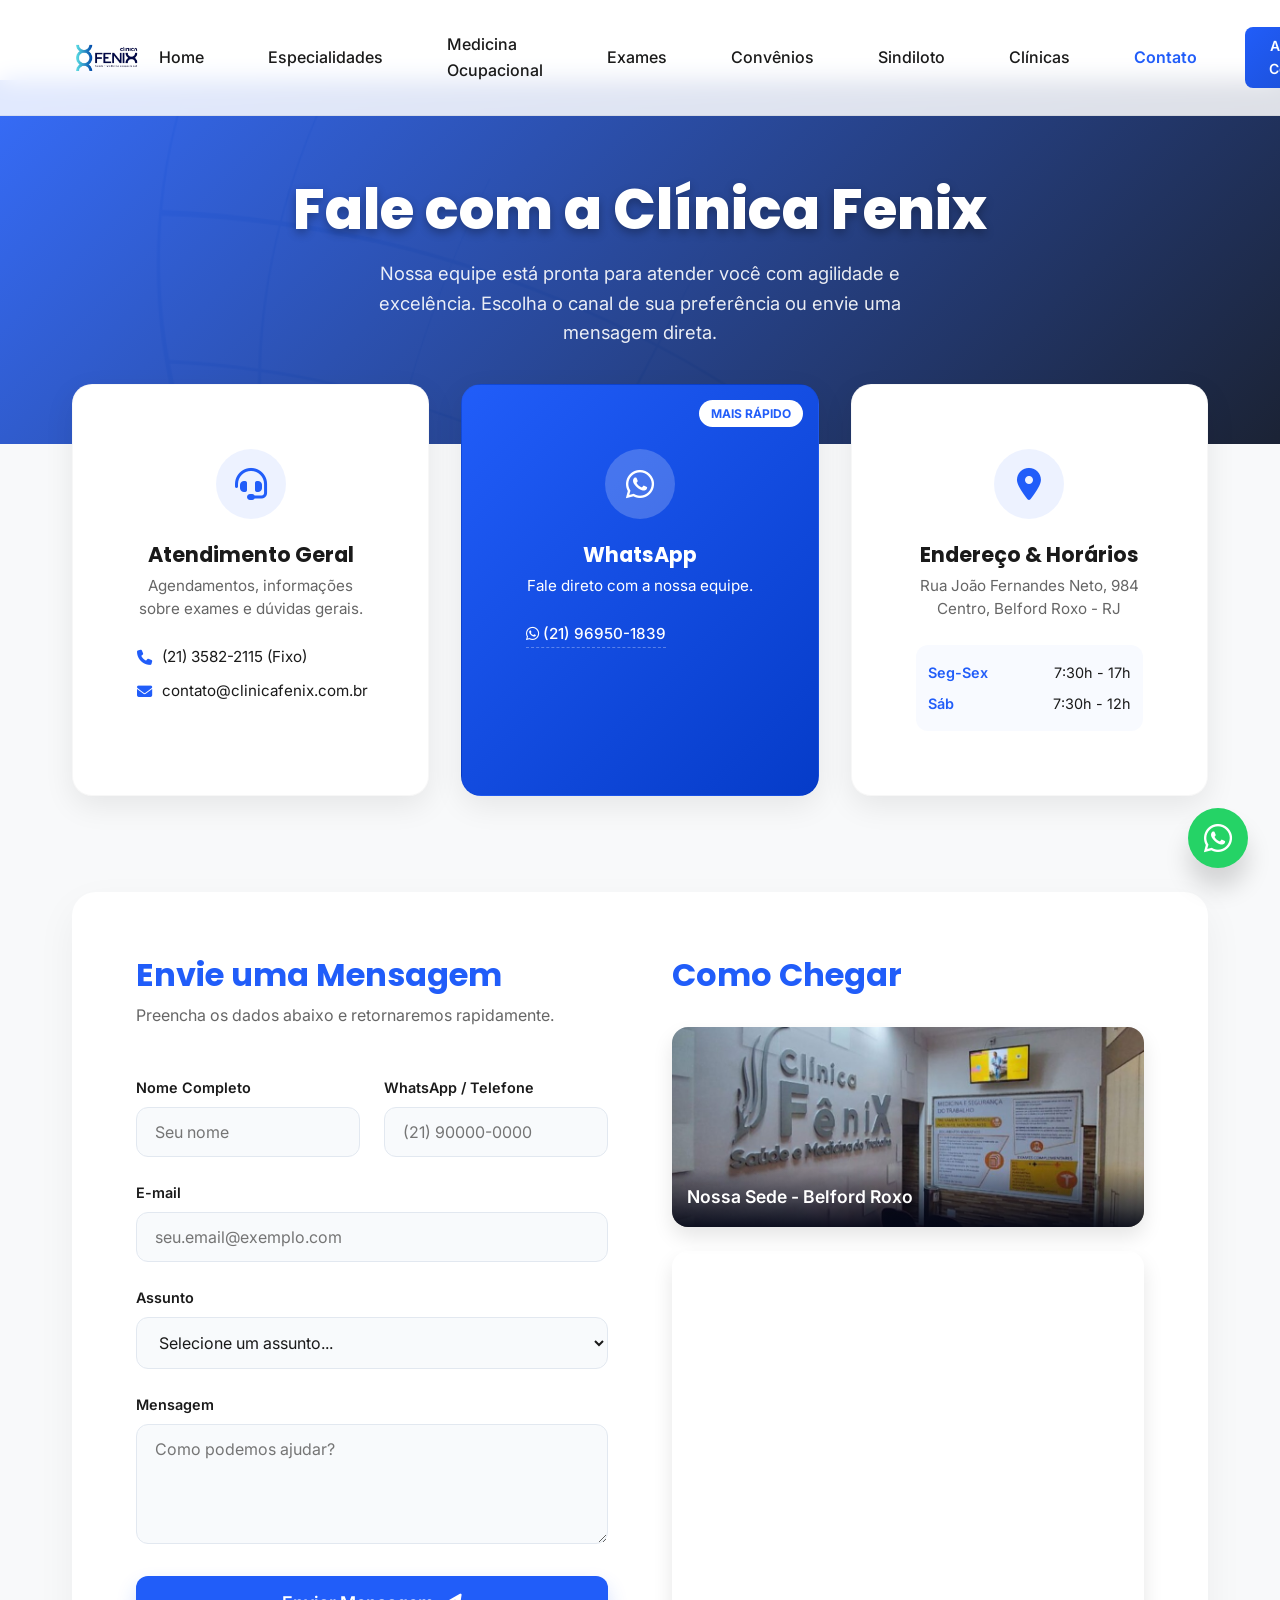
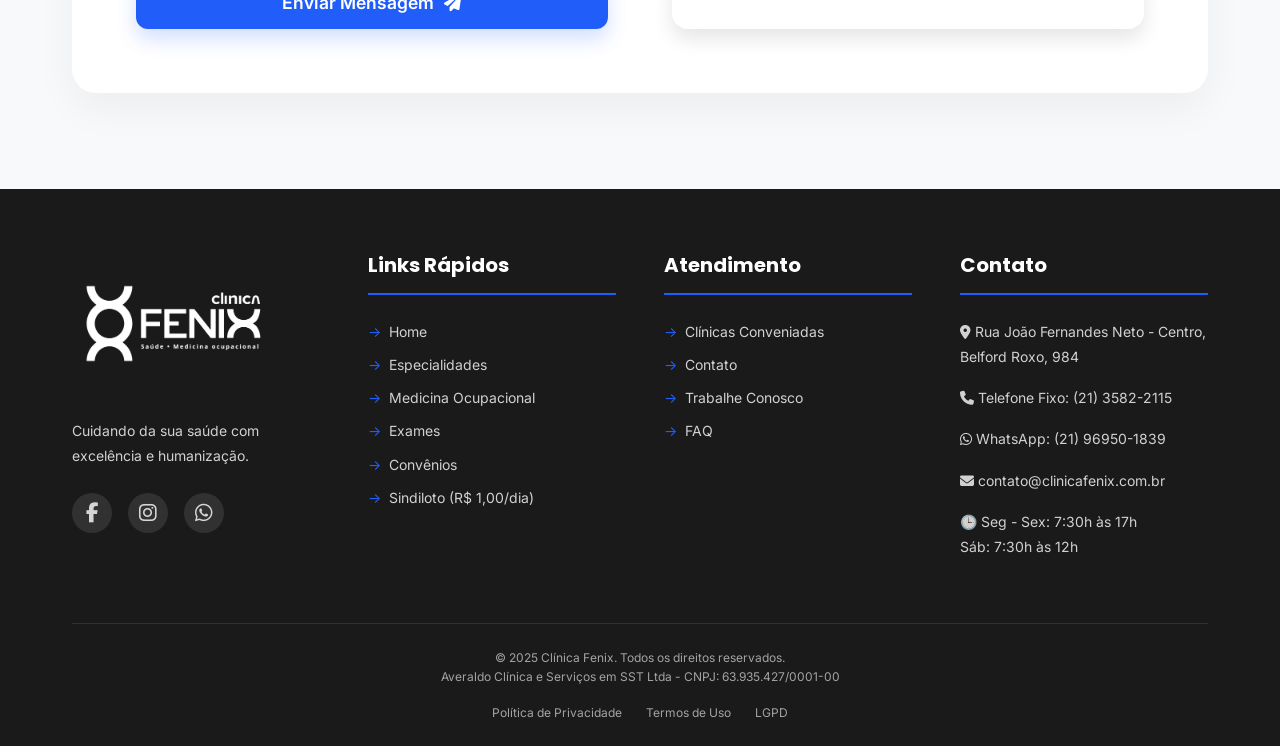
<file: contato.html>
<!DOCTYPE html>
<html lang="pt-BR" style="overflow-x: hidden; width: 100%; max-width: 100%;">
<head>
    <meta charset="UTF-8">
    <meta name="viewport" content="width=device-width, initial-scale=1.0">
    <title>Fale Conosco: Telefones e Endereço - Clínica Fenix Belford Roxo</title>
    <meta name="description" content="Entre em contato com nossa central de atendimento. Agende consultas e exames ou solicite propostas de medicina do trabalho para sua empresa.">
    <meta name="keywords" content="telefone clínica fenix, whatsapp clínica fenix belford roxo, agendar consulta belford roxo, endereço clínica fenix, e-mail clínica fenix">
    <link rel="canonical" href="https://clinicafenix.com.br/contato.html">

    <!-- Open Graph / Facebook -->
    <meta property="og:type" content="website">
    <meta property="og:url" content="https://clinicafenix.com.br/contato.html">
    <meta property="og:title" content="Fale Conosco: Telefones e Endereço - Clínica Fenix Belford Roxo">
    <meta property="og:description" content="Entre em contato com nossa central de atendimento. Agende consultas e exames ou solicite propostas de medicina do trabalho para sua empresa.">
    <meta property="og:image" content="https://clinicafenix.com.br/img/LogoClinicaFenix.png">
    <meta property="og:locale" content="pt_BR">

    <!-- Twitter -->
    <meta property="twitter:card" content="summary_large_image">
    <meta property="twitter:url" content="https://clinicafenix.com.br/contato.html">
    <meta property="twitter:title" content="Fale Conosco: Telefones e Endereço - Clínica Fenix Belford Roxo">
    <meta property="twitter:description" content="Entre em contato com nossa central de atendimento. Agende consultas e exames ou solicite propostas de medicina do trabalho para sua empresa.">
    <meta property="twitter:image" content="https://clinicafenix.com.br/img/LogoClinicaFenix.png">

    <!-- Font Awesome -->
    <link rel="stylesheet" href="https://cdnjs.cloudflare.com/ajax/libs/font-awesome/6.5.2/css/all.min.css" integrity="sha512-SnH5WK+bZxgPHs44uWIX+LLJAJ9/2PkPKZ5QiAj6Ta86w+fsb2TkcmfRyVX3pBnMFcV7oQPJkl9QevSCWr3W6A==" crossorigin="anonymous" referrerpolicy="no-referrer" />
    
    <link rel="icon" type="image/png" href="img/LogoClinicaFenix.png">
    <link rel="preconnect" href="https://fonts.googleapis.com">
    <link rel="preconnect" href="https://fonts.gstatic.com" crossorigin>
    <link href="https://fonts.googleapis.com/css2?family=Inter:wght@300;400;500;600;700&family=Poppins:wght@400;500;600;700&display=swap" rel="stylesheet">
    <link rel="stylesheet" href="css/main.min.css">
    <link rel="stylesheet" href="https://unpkg.com/aos@2.3.4/dist/aos.css">
</head>
<body>
    <!-- Header -->
    <header class="header">
        <div class="container header-container">
            <a href="index.html" class="logo">
                <img src="img/LogoClinicaFenix.png" alt="Clínica Fenix">
            </a>
            
            <nav class="nav" id="nav">
                <a href="index.html" class="nav-link">Home</a>
                <a href="especialidades.html" class="nav-link">Especialidades</a>
                <a href="medicina-ocupacional.html" class="nav-link">Medicina Ocupacional</a>
                <a href="exames.html" class="nav-link">Exames</a>
                <a href="convenios.html" class="nav-link">Convênios</a>
                <a href="sindicato.html" class="nav-link">Sindiloto</a>
                <a href="clinicas-conveniadas.html" class="nav-link">Clínicas</a>
                <a href="contato.html" class="nav-link active">Contato</a>
                <a href="https://wa.me/5521969501839" class="btn-agendar" target="_blank">Agendar Consulta</a>
            </nav>
            
            <button class="menu-toggle" id="menuToggle">☰</button>
        </div>
        <div class="menu-overlay" id="menuOverlay"></div>
    </header>

    <!-- Página de Contato Modernizada -->
    <section class="contato-page-modern">
        <!-- Hero Premium -->
        <div class="contato-hero">
            <div class="hero-overlay"></div>
            <div class="container" data-aos="fade-up">
                <h1>Fale com a <span class="highlight">Clínica Fenix</span></h1>
                <p>Nossa equipe está pronta para atender você com agilidade e excelência. Escolha o canal de sua preferência ou envie uma mensagem direta.</p>
            </div>
        </div>

        <div class="container contato-main">
            <!-- Cards Flutuantes de Contato -->
            <div class="contact-cards-grid">
                <!-- Card 1: Atendimento Rápido -->
                <div class="contact-card" data-aos="fade-up" data-aos-delay="50">
                    <div class="card-icon"><i class="fas fa-headset"></i></div>
                    <h3>Atendimento Geral</h3>
                    <p>Agendamentos, informações sobre exames e dúvidas gerais.</p>
                    <ul class="contact-list">
                        <li><i class="fas fa-phone"></i> (21) 3582-2115 (Fixo)</li>
                        <li><i class="fas fa-envelope"></i> contato@clinicafenix.com.br</li>
                    </ul>
                </div>

                <!-- Card 2: WhatsApp VIP -->
                <div class="contact-card highlight-card" data-aos="fade-up" data-aos-delay="150">
                    <div class="badge-vip">Mais Rápido</div>
                    <div class="card-icon"><i class="fab fa-whatsapp"></i></div>
                    <h3>WhatsApp</h3>
                    <p>Fale direto com a nossa equipe.</p>
                    <ul class="contact-list">
                        <li><a href="https://wa.me/5521969501839" target="_blank"><i class="fab fa-whatsapp"></i> (21) 96950-1839</a></li>
                    </ul>
                </div>

                <!-- Card 3: Endereço -->
                <div class="contact-card" data-aos="fade-up" data-aos-delay="250">
                    <div class="card-icon"><i class="fas fa-map-marker-alt"></i></div>
                    <h3>Endereço & Horários</h3>
                    <p>Rua João Fernandes Neto, 984<br>Centro, Belford Roxo - RJ</p>
                    <div class="hours-box">
                        <div class="hour-row"><span>Seg-Sex</span><span>7:30h - 17h</span></div>
                        <div class="hour-row"><span>Sáb</span><span>7:30h - 12h</span></div>
                    </div>
                </div>
            </div>

            <!-- Formulário e Mapa (Split Layout) -->
            <div class="contact-split-section">
                <!-- Formulário de Contato -->
                <div class="form-wrapper" data-aos="fade-right">
                    <h2>Envie uma Mensagem</h2>
                    <p>Preencha os dados abaixo e retornaremos rapidamente.</p>
                    
                    <form id="contactForm" class="modern-form">
                        <div class="form-grid">
                            <div class="input-group">
                                <label for="nome">Nome Completo</label>
                                <input type="text" id="nome" placeholder="Seu nome" required>
                            </div>
                            <div class="input-group">
                                <label for="telefone">WhatsApp / Telefone</label>
                                <input type="tel" id="telefone" placeholder="(21) 90000-0000" required>
                            </div>
                        </div>
                        
                        <div class="input-group">
                            <label for="email">E-mail</label>
                            <input type="email" id="email" placeholder="seu.email@exemplo.com" required>
                        </div>
                        
                        <div class="input-group">
                            <label for="assunto">Assunto</label>
                            <select id="assunto" required>
                                <option value="" disabled selected>Selecione um assunto...</option>
                                <option value="Agendamento de Consulta">Agendamento de Consulta</option>
                                <option value="Agendamento de Exame">Agendamento de Exame</option>
                                <option value="Medicina Ocupacional (Empresas)">Medicina Ocupacional (Empresas)</option>
                                <option value="Dúvidas sobre Convênios">Dúvidas sobre Convênios</option>
                                <option value="Outros">Outros</option>
                            </select>
                        </div>
                        
                        <div class="input-group">
                            <label for="mensagem">Mensagem</label>
                            <textarea id="mensagem" rows="4" placeholder="Como podemos ajudar?" required></textarea>
                        </div>
                        
                        <button type="submit" class="btn-submit-modern">
                            Enviar Mensagem <i class="fas fa-paper-plane"></i>
                        </button>
                        
                        <div id="formMessage" class="form-message"></div>
                    </form>
                </div>

                <!-- Mapa e Fachada -->
                <div class="map-wrapper" data-aos="fade-left">
                    <h2>Como Chegar</h2>
                    
                    <!-- Foto da Fachada -->
                    <div class="fachada-box">
                        <img src="img/clinicafenix2.jpg" alt="Fachada da Clínica Fenix" onerror="this.style.display='none'">
                        <div class="fachada-overlay">Nossa Sede - Belford Roxo</div>
                    </div>

                    <div class="map-container-modern">
                        <iframe src="https://www.google.com/maps/embed?pb=!1m18!1m12!1m3!1d58849.83!2d-43.3959!3d-22.7614!2m3!1f0!2f0!3f0!3m2!1i1024!2i768!4f13.1!3m3!1m2!1s0x9967b5e0e0e0e0e0%3A0x0!2sBelford%20Roxo%2C%20RJ!5e0!3m2!1spt-BR!2sbr!4v1234567890" allowfullscreen="" loading="lazy"></iframe>
                    </div>
                </div>
            </div>
        </div>
    </section>

    <!-- Footer -->
    <footer class="footer">
        <div class="container">
            <div class="footer-content">
                <div class="footer-section footer-logo">
                    <img src="img/logonegativa.png" alt="Clínica Fenix">
                    <p>Cuidando da sua saúde com excelência e humanização.</p>
                    <div class="social-links">
                        <a href="https://www.facebook.com/clinicafenix" target="_blank" aria-label="Facebook"><i class="fab fa-facebook-f"></i></a>
                        <a href="https://www.instagram.com/clinicafenixsaude" target="_blank" aria-label="Instagram"><i class="fab fa-instagram"></i></a>
                        <a href="https://wa.me/5521969501839" target="_blank" aria-label="WhatsApp"><i class="fab fa-whatsapp"></i></a>
                    </div>
                </div>
                
                <div class="footer-section">
                    <h3>Links Rápidos</h3>
                    <ul>
                        <li><a href="index.html">Home</a></li>
                        <li><a href="especialidades.html">Especialidades</a></li>
                        <li><a href="medicina-ocupacional.html">Medicina Ocupacional</a></li>
                        <li><a href="exames.html">Exames</a></li>
                        <li><a href="convenios.html">Convênios</a></li>
                        <li><a href="sindicato.html">Sindiloto (R$ 1,00/dia)</a></li>
                    </ul>
                </div>
                
                <div class="footer-section">
                    <h3>Atendimento</h3>
                    <ul>
                        <li><a href="clinicas-conveniadas.html">Clínicas Conveniadas</a></li>
                        <li><a href="contato.html">Contato</a></li>
                        <li><a href="#">Trabalhe Conosco</a></li>
                        <li><a href="#">FAQ</a></li>
                    </ul>
                </div>
                
                <div class="footer-section">
                    <h3>Contato</h3>
                    <p><i class="fas fa-map-marker-alt"></i> Rua João Fernandes Neto - Centro, Belford Roxo, 984</p>
                    <p><i class="fas fa-phone"></i> Telefone Fixo: (21) 3582-2115</p>
                    <p><i class="fab fa-whatsapp"></i> WhatsApp: (21) 96950-1839</p>
                    <p><i class="fas fa-envelope"></i> contato@clinicafenix.com.br</p>
                    <p>🕒 Seg - Sex: 7:30h às 17h<br>Sáb: 7:30h às 12h</p>
                </div>
            </div>
            
            <div class="footer-bottom">
                <p>&copy; 2025 Clínica Fenix. Todos os direitos reservados. <br> Averaldo Clínica e Serviços em SST Ltda - CNPJ: 63.935.427/0001-00</p>
                <div class="footer-links">
                    <a href="#">Política de Privacidade</a>
                    <a href="#">Termos de Uso</a>
                    <a href="#">LGPD</a>
                </div>
            </div>
        </div>
    </footer>

    <!-- WhatsApp Flutuante -->
    <a href="https://wa.me/5521969501839" class="whatsapp-float" target="_blank" aria-label="WhatsApp">
        <i class="fab fa-whatsapp"></i>
    </a>

    <!-- Scripts -->
    <script src="https://unpkg.com/aos@2.3.4/dist/aos.js"></script>
    <script src="js/main.js"></script>
</body>
</html>
</file>
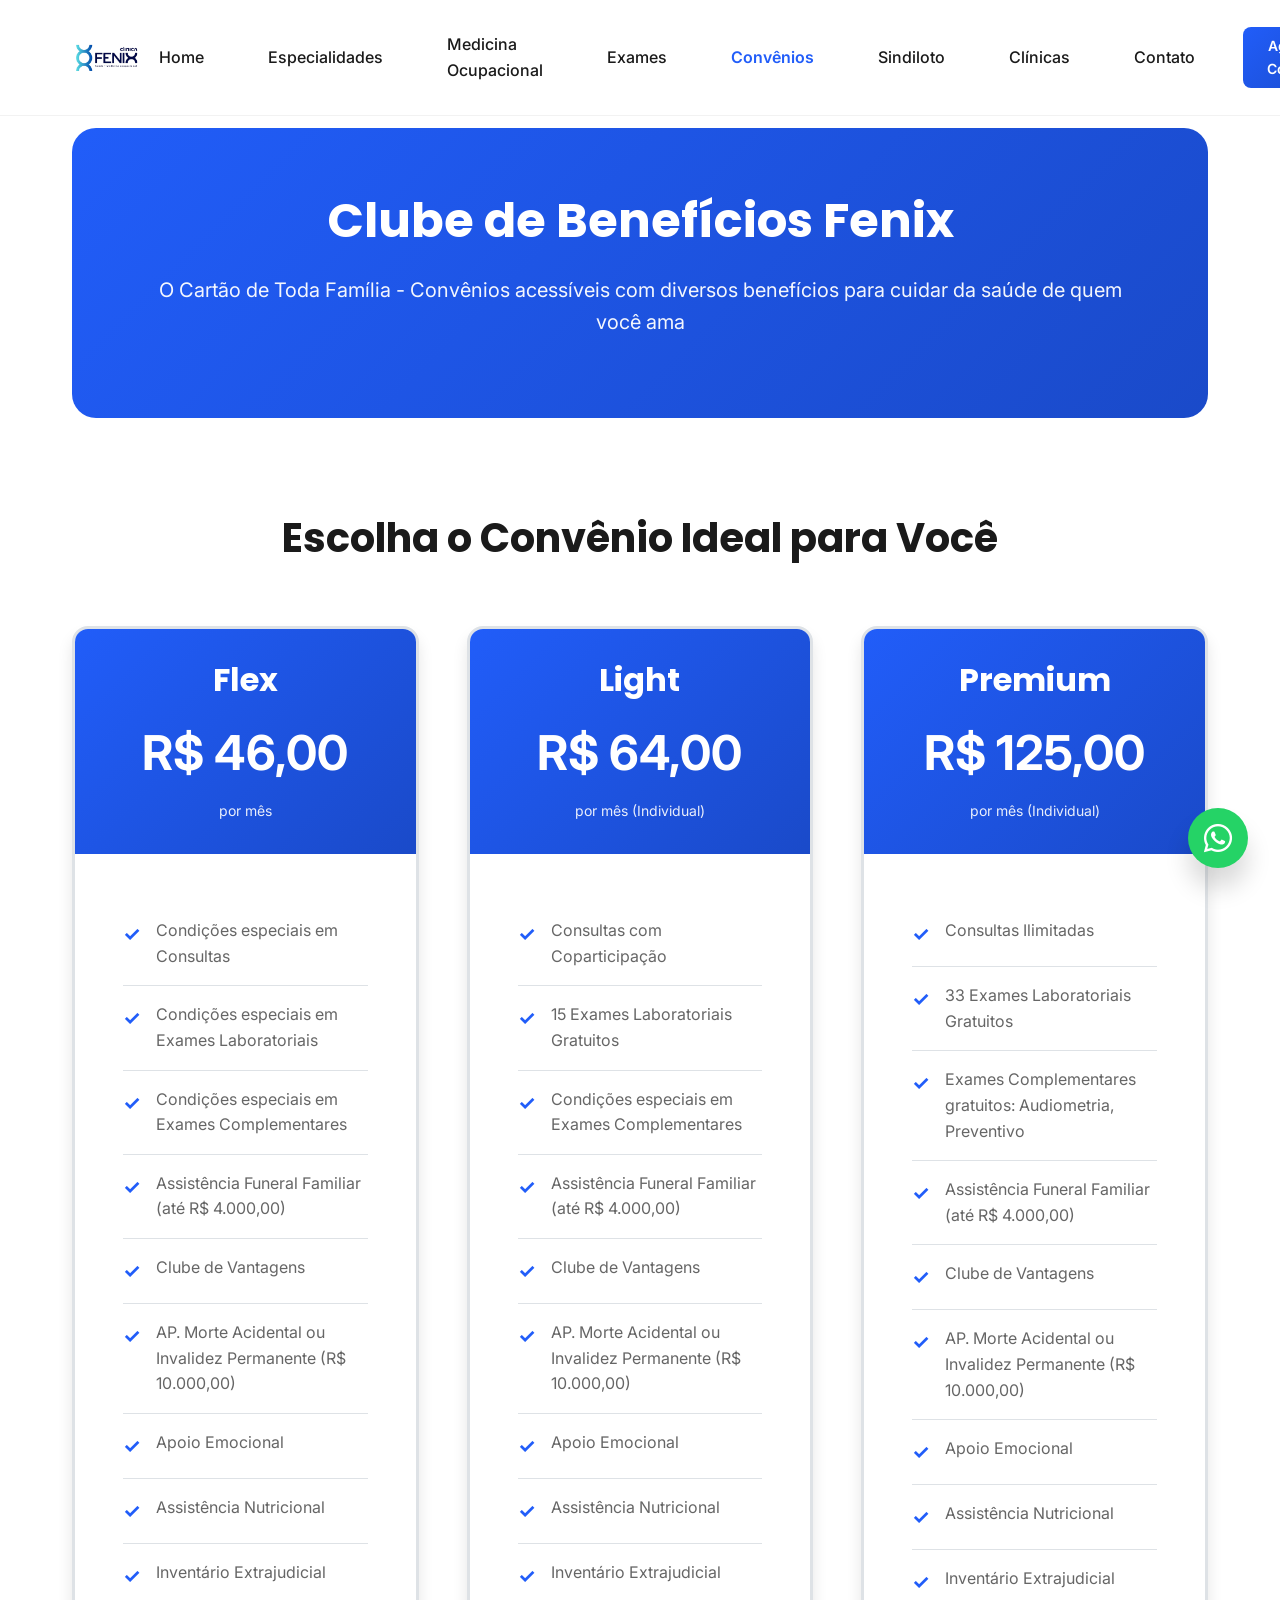
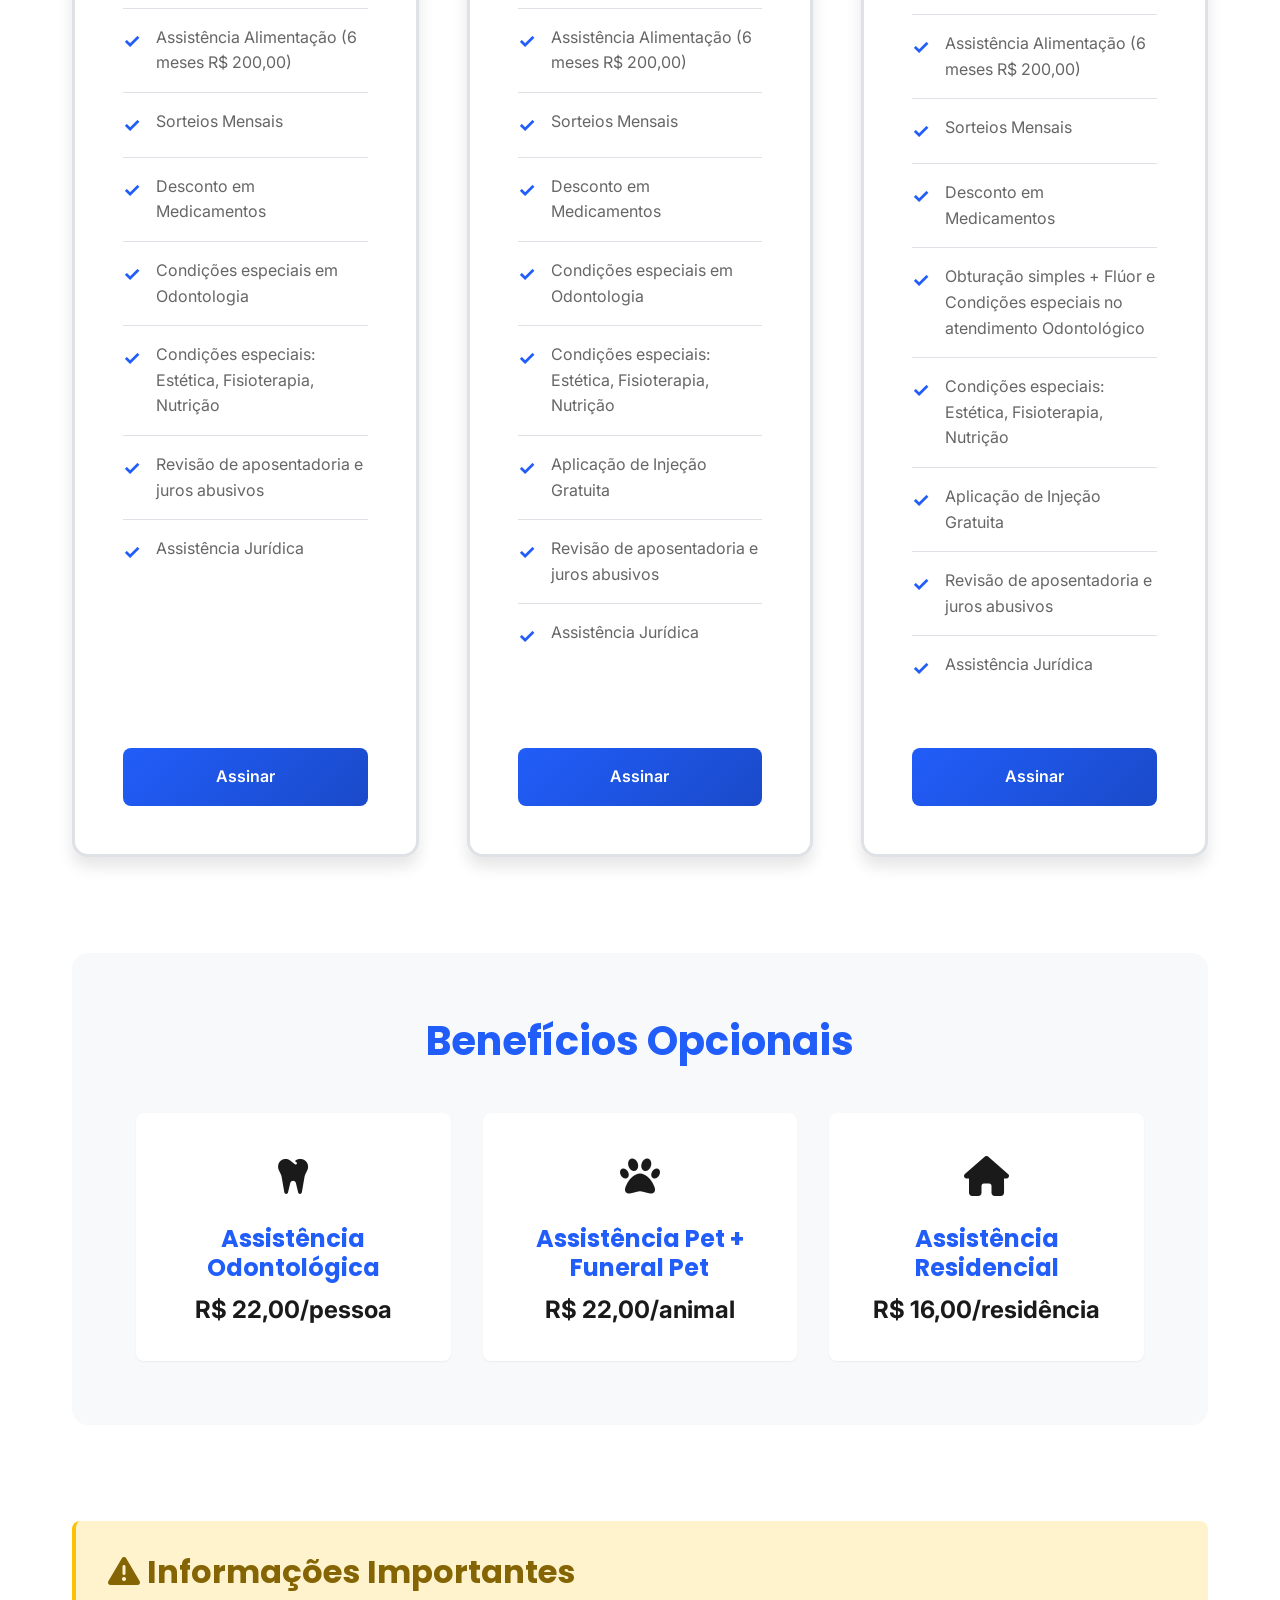
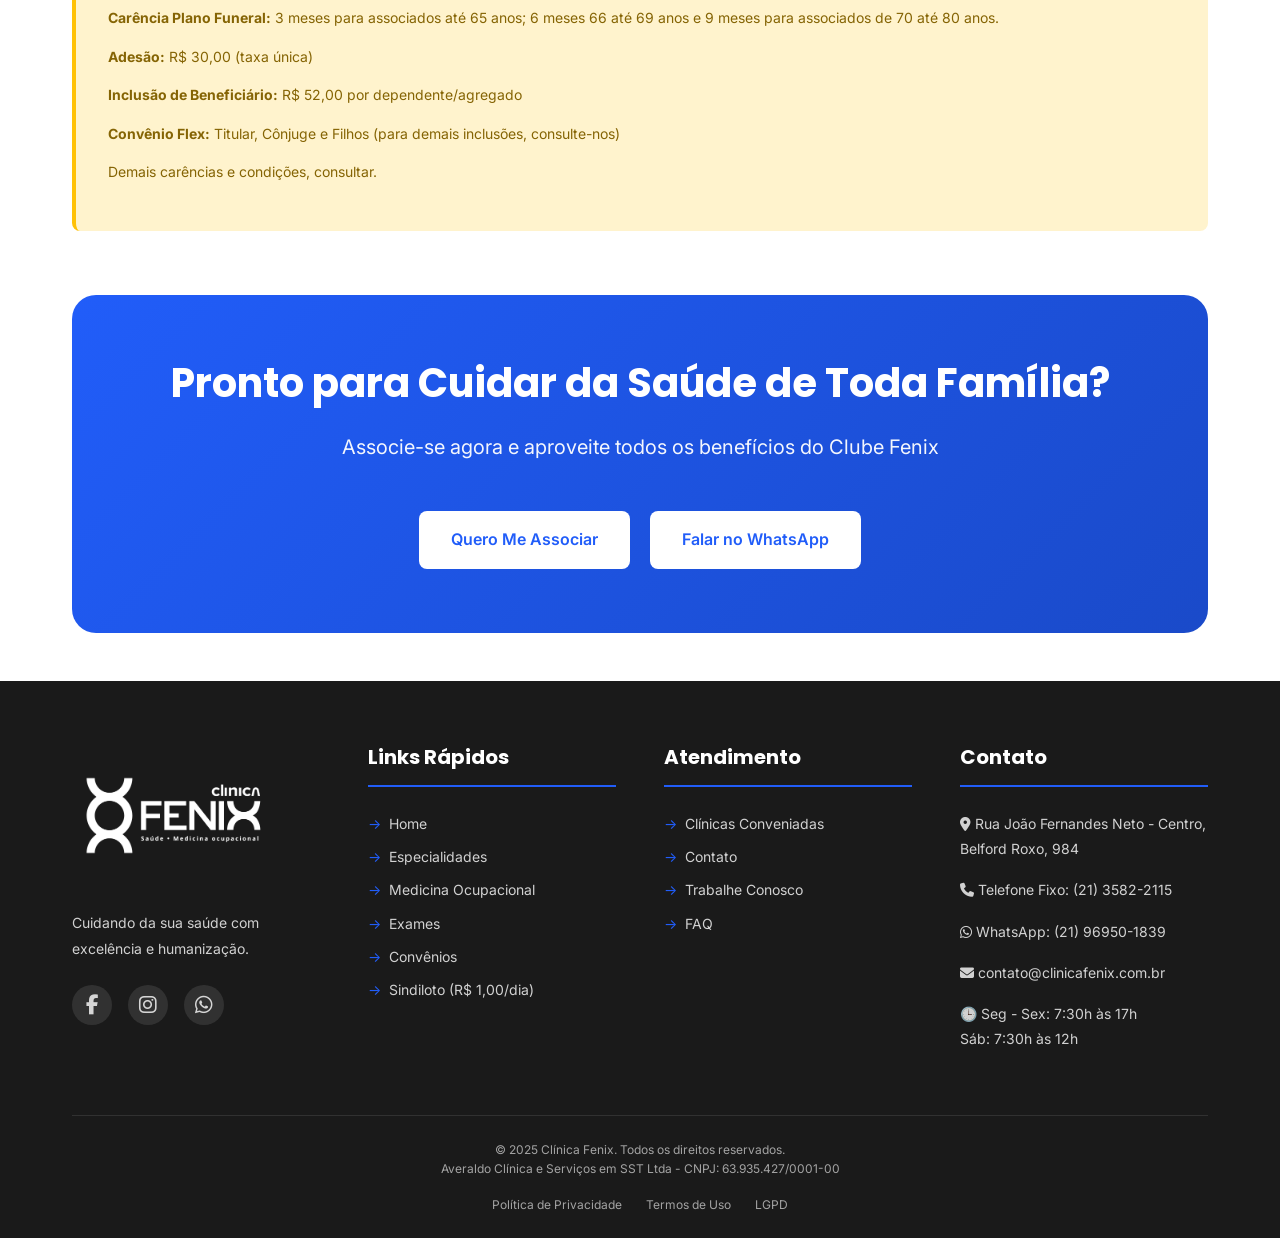
<file: convenios.html>
<!DOCTYPE html>
<html lang="pt-BR" style="overflow-x: hidden; width: 100%; max-width: 100%;">
<head>
    <meta charset="UTF-8">
    <meta name="viewport" content="width=device-width, initial-scale=1.0">
    <title>Clube de Benefícios e Convênios Médicos Acessíveis - Clínica Fenix</title>
    <meta name="description" content="Conheça o Clube de Benefícios Fenix. Planos de saúde ambulatoriais com consultas, exames e descontos especiais em medicamentos a partir de R$ 46,00/mês.">
    <meta name="keywords" content="plano de saúde popular belford roxo, convênio médico belford roxo, clube de benefícios fenix, consultas com desconto, exames populares, plano ambulatorial rj">
    <link rel="canonical" href="https://clinicafenix.com.br/convenios.html">

    <!-- Open Graph / Facebook -->
    <meta property="og:type" content="website">
    <meta property="og:url" content="https://clinicafenix.com.br/convenios.html">
    <meta property="og:title" content="Clube de Benefícios e Convênios Médicos Acessíveis - Clínica Fenix">
    <meta property="og:description" content="Conheça o Clube de Benefícios Fenix. Planos de saúde ambulatoriais com consultas, exames e descontos especiais em medicamentos a partir de R$ 46,00/mês.">
    <meta property="og:image" content="https://clinicafenix.com.br/img/LogoClinicaFenix.png">
    <meta property="og:locale" content="pt_BR">

    <!-- Twitter -->
    <meta property="twitter:card" content="summary_large_image">
    <meta property="twitter:url" content="https://clinicafenix.com.br/convenios.html">
    <meta property="twitter:title" content="Clube de Benefícios e Convênios Médicos Acessíveis - Clínica Fenix">
    <meta property="twitter:description" content="Conheça o Clube de Benefícios Fenix. Planos de saúde ambulatoriais com consultas, exames e descontos especiais em medicamentos a partir de R$ 46,00/mês.">
    <meta property="twitter:image" content="https://clinicafenix.com.br/img/LogoClinicaFenix.png">

    <!-- Font Awesome -->
    <link rel="stylesheet" href="https://cdnjs.cloudflare.com/ajax/libs/font-awesome/6.5.2/css/all.min.css" integrity="sha512-SnH5WK+bZxgPHs44uWIX+LLJAJ9/2PkPKZ5QiAj6Ta86w+fsb2TkcmfRyVX3pBnMFcV7oQPJkl9QevSCWr3W6A==" crossorigin="anonymous" referrerpolicy="no-referrer" />
    
    <link rel="icon" type="image/png" href="img/LogoClinicaFenix.png">
    <link rel="preconnect" href="https://fonts.googleapis.com">
    <link rel="preconnect" href="https://fonts.gstatic.com" crossorigin>
    <link href="https://fonts.googleapis.com/css2?family=Inter:wght@300;400;500;600;700&family=Poppins:wght@400;500;600;700&display=swap" rel="stylesheet">
    <link rel="stylesheet" href="css/main.min.css">
    <link rel="stylesheet" href="https://unpkg.com/aos@2.3.4/dist/aos.css">
</head>
<body>
    <!-- Header -->
    <header class="header">
        <div class="container header-container">
            <a href="index.html" class="logo">
                <img src="img/LogoClinicaFenix.png" alt="Clínica Fenix">
            </a>
            
            <nav class="nav" id="nav">
                <a href="index.html" class="nav-link">Home</a>
                <a href="especialidades.html" class="nav-link">Especialidades</a>
                <a href="medicina-ocupacional.html" class="nav-link">Medicina Ocupacional</a>
                <a href="exames.html" class="nav-link">Exames</a>
                <a href="convenios.html" class="nav-link active">Convênios</a>
                <a href="sindicato.html" class="nav-link">Sindiloto</a>
                <a href="clinicas-conveniadas.html" class="nav-link">Clínicas</a>
                <a href="contato.html" class="nav-link">Contato</a>
                <a href="https://wa.me/5521969501839" class="btn-agendar" target="_blank">Agendar Consulta</a>
            </nav>
            
            <button class="menu-toggle" id="menuToggle">☰</button>
        </div>
        <div class="menu-overlay" id="menuOverlay"></div>
    </header>

    <!-- Página de Convênios -->
    <section class="convenios-page">
        <div class="container">
            <div class="page-header" data-aos="fade-up">
                <h1>Clube de Benefícios Fenix</h1>
                <p>O Cartão de Toda Família - Convênios acessíveis com diversos benefícios para cuidar da saúde de quem você ama</p>
            </div>
            
            <!-- Planos -->
            <div class="planos-section">
                <h2 data-aos="fade-up">Escolha o Convênio Ideal para Você</h2>
                
                <div class="planos-grid">
                    <!-- Plano Flex -->
                    <div class="plano-detalhado" data-aos="fade-up" data-aos-delay="100">
                        <div class="plano-header">
                            <h3>Flex</h3>
                            <div class="preco">R$ 46,00</div>
                            <div class="periodo">por mês</div>
                        </div>
                        <div class="plano-body">
                            <ul>
                                <li>Condições especiais em Consultas</li>
                                <li>Condições especiais em Exames Laboratoriais</li>
                                <li>Condições especiais em Exames Complementares</li>
                                <li>Assistência Funeral Familiar (até R$ 4.000,00)</li>
                                <li>Clube de Vantagens</li>
                                <li>AP. Morte Acidental ou Invalidez Permanente (R$ 10.000,00)</li>
                                <li>Apoio Emocional</li>
                                <li>Assistência Nutricional</li>
                                <li>Inventário Extrajudicial</li>
                                <li>Assistência Alimentação (6 meses R$ 200,00)</li>
                                <li>Sorteios Mensais</li>
                                <li>Desconto em Medicamentos</li>
                                <li>Condições especiais em Odontologia</li>
                                <li>Condições especiais: Estética, Fisioterapia, Nutrição</li>
                                <li>Revisão de aposentadoria e juros abusivos</li>
                                <li>Assistência Jurídica</li>
                            </ul>
                        </div>
                        <div class="plano-footer">
                            <a href="https://wa.me/5521969501839?text=Tenho+interesse+em+assinar+o+Convênio+Flex" class="btn" target="_blank">Assinar</a>
                        </div>
                    </div>
                    
                    <!-- Plano Light -->
                    <div class="plano-detalhado" data-aos="fade-up" data-aos-delay="200">
                        <div class="plano-header">
                            <h3>Light</h3>
                            <div class="preco">R$ 64,00</div>
                            <div class="periodo">por mês (Individual)</div>
                        </div>
                        <div class="plano-body">
                            <ul>
                                <li>Consultas com Coparticipação</li>
                                <li>15 Exames Laboratoriais Gratuitos</li>
                                <li>Condições especiais em Exames Complementares</li>
                                <li>Assistência Funeral Familiar (até R$ 4.000,00)</li>
                                <li>Clube de Vantagens</li>
                                <li>AP. Morte Acidental ou Invalidez Permanente (R$ 10.000,00)</li>
                                <li>Apoio Emocional</li>
                                <li>Assistência Nutricional</li>
                                <li>Inventário Extrajudicial</li>
                                <li>Assistência Alimentação (6 meses R$ 200,00)</li>
                                <li>Sorteios Mensais</li>
                                <li>Desconto em Medicamentos</li>
                                <li>Condições especiais em Odontologia</li>
                                <li>Condições especiais: Estética, Fisioterapia, Nutrição</li>
                                <li>Aplicação de Injeção Gratuita</li>
                                <li>Revisão de aposentadoria e juros abusivos</li>
                                <li>Assistência Jurídica</li>
                            </ul>
                        </div>
                        <div class="plano-footer">
                            <a href="https://wa.me/5521969501839?text=Tenho+interesse+em+assinar+o+Convênio+Light" class="btn" target="_blank">Assinar</a>
                        </div>
                    </div>
                    
                    <!-- Plano Premium -->
                    <div class="plano-detalhado" data-aos="fade-up" data-aos-delay="300">
                        <div class="plano-header">
                            <h3>Premium</h3>
                            <div class="preco">R$ 125,00</div>
                            <div class="periodo">por mês (Individual)</div>
                        </div>
                        <div class="plano-body">
                            <ul>
                                <li>Consultas Ilimitadas</li>
                                <li>33 Exames Laboratoriais Gratuitos</li>
                                <li>Exames Complementares gratuitos: Audiometria, Preventivo</li>
                                <li>Assistência Funeral Familiar (até R$ 4.000,00)</li>
                                <li>Clube de Vantagens</li>
                                <li>AP. Morte Acidental ou Invalidez Permanente (R$ 10.000,00)</li>
                                <li>Apoio Emocional</li>
                                <li>Assistência Nutricional</li>
                                <li>Inventário Extrajudicial</li>
                                <li>Assistência Alimentação (6 meses R$ 200,00)</li>
                                <li>Sorteios Mensais</li>
                                <li>Desconto em Medicamentos</li>
                                <li>Obturação simples + Flúor e Condições especiais no atendimento Odontológico</li>
                                <li>Condições especiais: Estética, Fisioterapia, Nutrição</li>
                                <li>Aplicação de Injeção Gratuita</li>
                                <li>Revisão de aposentadoria e juros abusivos</li>
                                <li>Assistência Jurídica</li>
                            </ul>
                        </div>
                        <div class="plano-footer">
                            <a href="https://wa.me/5521969501839?text=Tenho+interesse+em+assinar+o+Convênio+Premium" class="btn" target="_blank">Assinar</a>
                        </div>
                    </div>
                </div>
            </div>
            
            <!-- Benefícios Adicionais -->
            <div class="beneficios-adicionais" data-aos="fade-up">
                <h2>Benefícios Opcionais</h2>
                <div class="beneficios-grid">
                    <div class="beneficio-card">
                        <div class="icon"><i class="fa-solid fa-tooth"></i></div>
                        <h4>Assistência Odontológica</h4>
                        <div class="preco">R$ 22,00/pessoa</div>
                    </div>
                    
                    <div class="beneficio-card">
                        <div class="icon"><i class="fa-solid fa-paw"></i></div>
                        <h4>Assistência Pet + Funeral Pet</h4>
                        <div class="preco">R$ 22,00/animal</div>
                    </div>
                    
                    <div class="beneficio-card">
                        <div class="icon"><i class="fa-solid fa-house"></i></div>
                        <h4>Assistência Residencial</h4>
                        <div class="preco">R$ 16,00/residência</div>
                    </div>
                </div>
            </div>
            
            <!-- Informações Importantes -->
            <div class="info-importante" data-aos="fade-up">
                <h3><i class="fa-solid fa-triangle-exclamation"></i> Informações Importantes</h3>
                <p><strong>Carência Plano Funeral:</strong> 3 meses para associados até 65 anos; 6 meses 66 até 69 anos e 9 meses para associados de 70 até 80 anos.</p>
                <p><strong>Adesão:</strong> R$ 30,00 (taxa única)</p>
                <p><strong>Inclusão de Beneficiário:</strong> R$ 52,00 por dependente/agregado</p>
                <p><strong>Convênio Flex:</strong> Titular, Cônjuge e Filhos (para demais inclusões, consulte-nos)</p>
                <p>Demais carências e condições, consultar.</p>
            </div>
            
            <!-- CTA -->
            <div class="cta-convenio" data-aos="zoom-in">
                <h2>Pronto para Cuidar da Saúde de Toda Família?</h2>
                <p>Associe-se agora e aproveite todos os benefícios do Clube Fenix</p>
                <a href="https://wa.me/5521969501839" class="btn" target="_blank">Quero Me Associar</a>
                <a href="https://wa.me/5521969501839" class="btn" target="_blank">Falar no WhatsApp</a>
            </div>
        </div>
    </section>

    <!-- Footer -->
    <footer class="footer">
        <div class="container">
            <div class="footer-content">
                <div class="footer-section footer-logo">
                    <img src="img/logonegativa.png" alt="Clínica Fenix">
                    <p>Cuidando da sua saúde com excelência e humanização.</p>
                    <div class="social-links">
                        <a href="https://www.facebook.com/clinicafenix" target="_blank" aria-label="Facebook"><i class="fab fa-facebook-f"></i></a>
                        <a href="https://www.instagram.com/clinicafenixsaude" target="_blank" aria-label="Instagram"><i class="fab fa-instagram"></i></a>
                        <a href="https://wa.me/5521969501839" target="_blank" aria-label="WhatsApp"><i class="fab fa-whatsapp"></i></a>
                    </div>
                </div>
                
                <div class="footer-section">
                    <h3>Links Rápidos</h3>
                    <ul>
                        <li><a href="index.html">Home</a></li>
                        <li><a href="especialidades.html">Especialidades</a></li>
                        <li><a href="medicina-ocupacional.html">Medicina Ocupacional</a></li>
                        <li><a href="exames.html">Exames</a></li>
                        <li><a href="convenios.html">Convênios</a></li>
                        <li><a href="sindicato.html">Sindiloto (R$ 1,00/dia)</a></li>
                    </ul>
                </div>
                
                <div class="footer-section">
                    <h3>Atendimento</h3>
                    <ul>
                        <li><a href="clinicas-conveniadas.html">Clínicas Conveniadas</a></li>
                        <li><a href="contato.html">Contato</a></li>
                        <li><a href="#">Trabalhe Conosco</a></li>
                        <li><a href="#">FAQ</a></li>
                    </ul>
                </div>
                
                <div class="footer-section">
                    <h3>Contato</h3>
                    <p><i class="fas fa-map-marker-alt"></i> Rua João Fernandes Neto - Centro, Belford Roxo, 984</p>
                    <p><i class="fas fa-phone"></i> Telefone Fixo: (21) 3582-2115</p>
                    <p><i class="fab fa-whatsapp"></i> WhatsApp: (21) 96950-1839</p>
                    <p><i class="fas fa-envelope"></i> contato@clinicafenix.com.br</p>
                    <p>🕒 Seg - Sex: 7:30h às 17h<br>Sáb: 7:30h às 12h</p>
                </div>
            </div>
            
            <div class="footer-bottom">
                <p>&copy; 2025 Clínica Fenix. Todos os direitos reservados. <br> Averaldo Clínica e Serviços em SST Ltda - CNPJ: 63.935.427/0001-00</p>
                <div class="footer-links">
                    <a href="#">Política de Privacidade</a>
                    <a href="#">Termos de Uso</a>
                    <a href="#">LGPD</a>
                </div>
            </div>
        </div>
    </footer>

    <!-- WhatsApp Flutuante -->
    <a href="https://wa.me/5521969501839" class="whatsapp-float" target="_blank" aria-label="WhatsApp">
        <i class="fab fa-whatsapp"></i>
    </a>

    <!-- Scripts -->
    <script src="https://unpkg.com/aos@2.3.4/dist/aos.js"></script>
    <script src="js/main.js"></script>
</body>
</html>
</file>
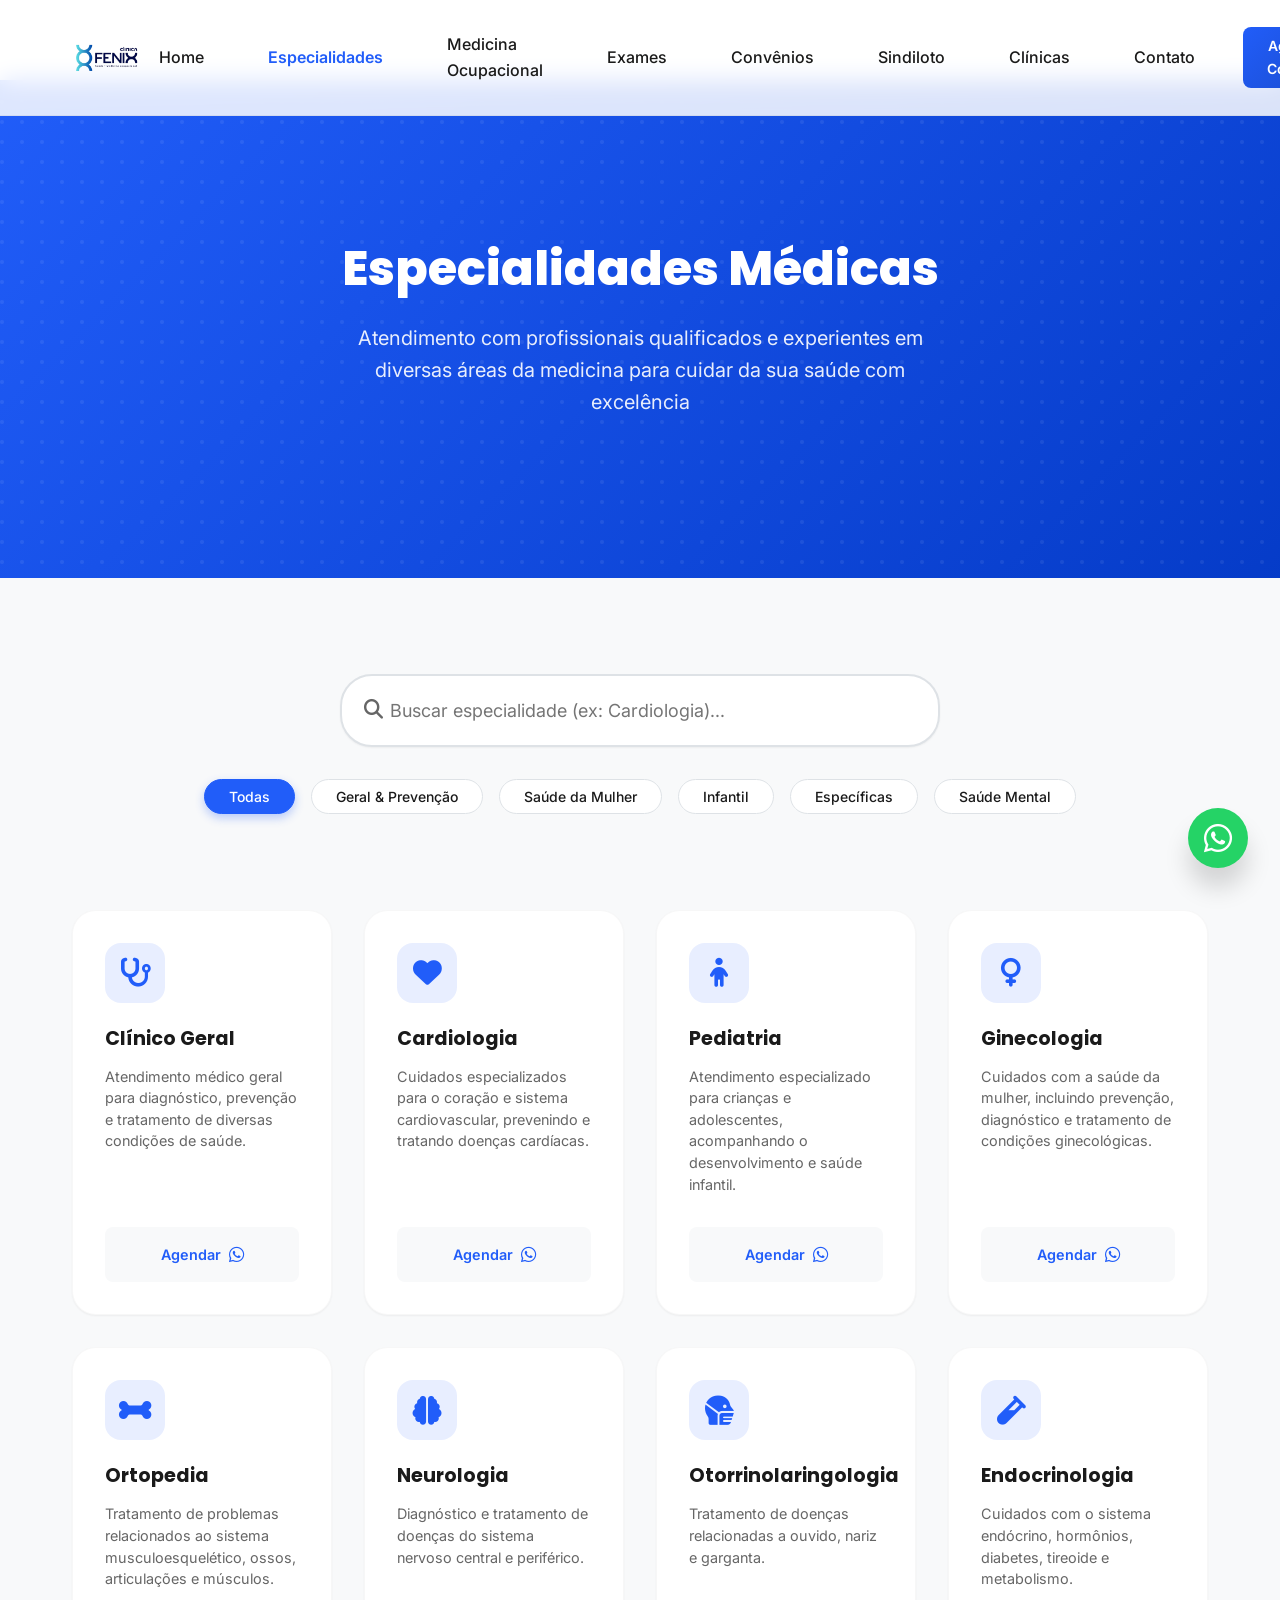
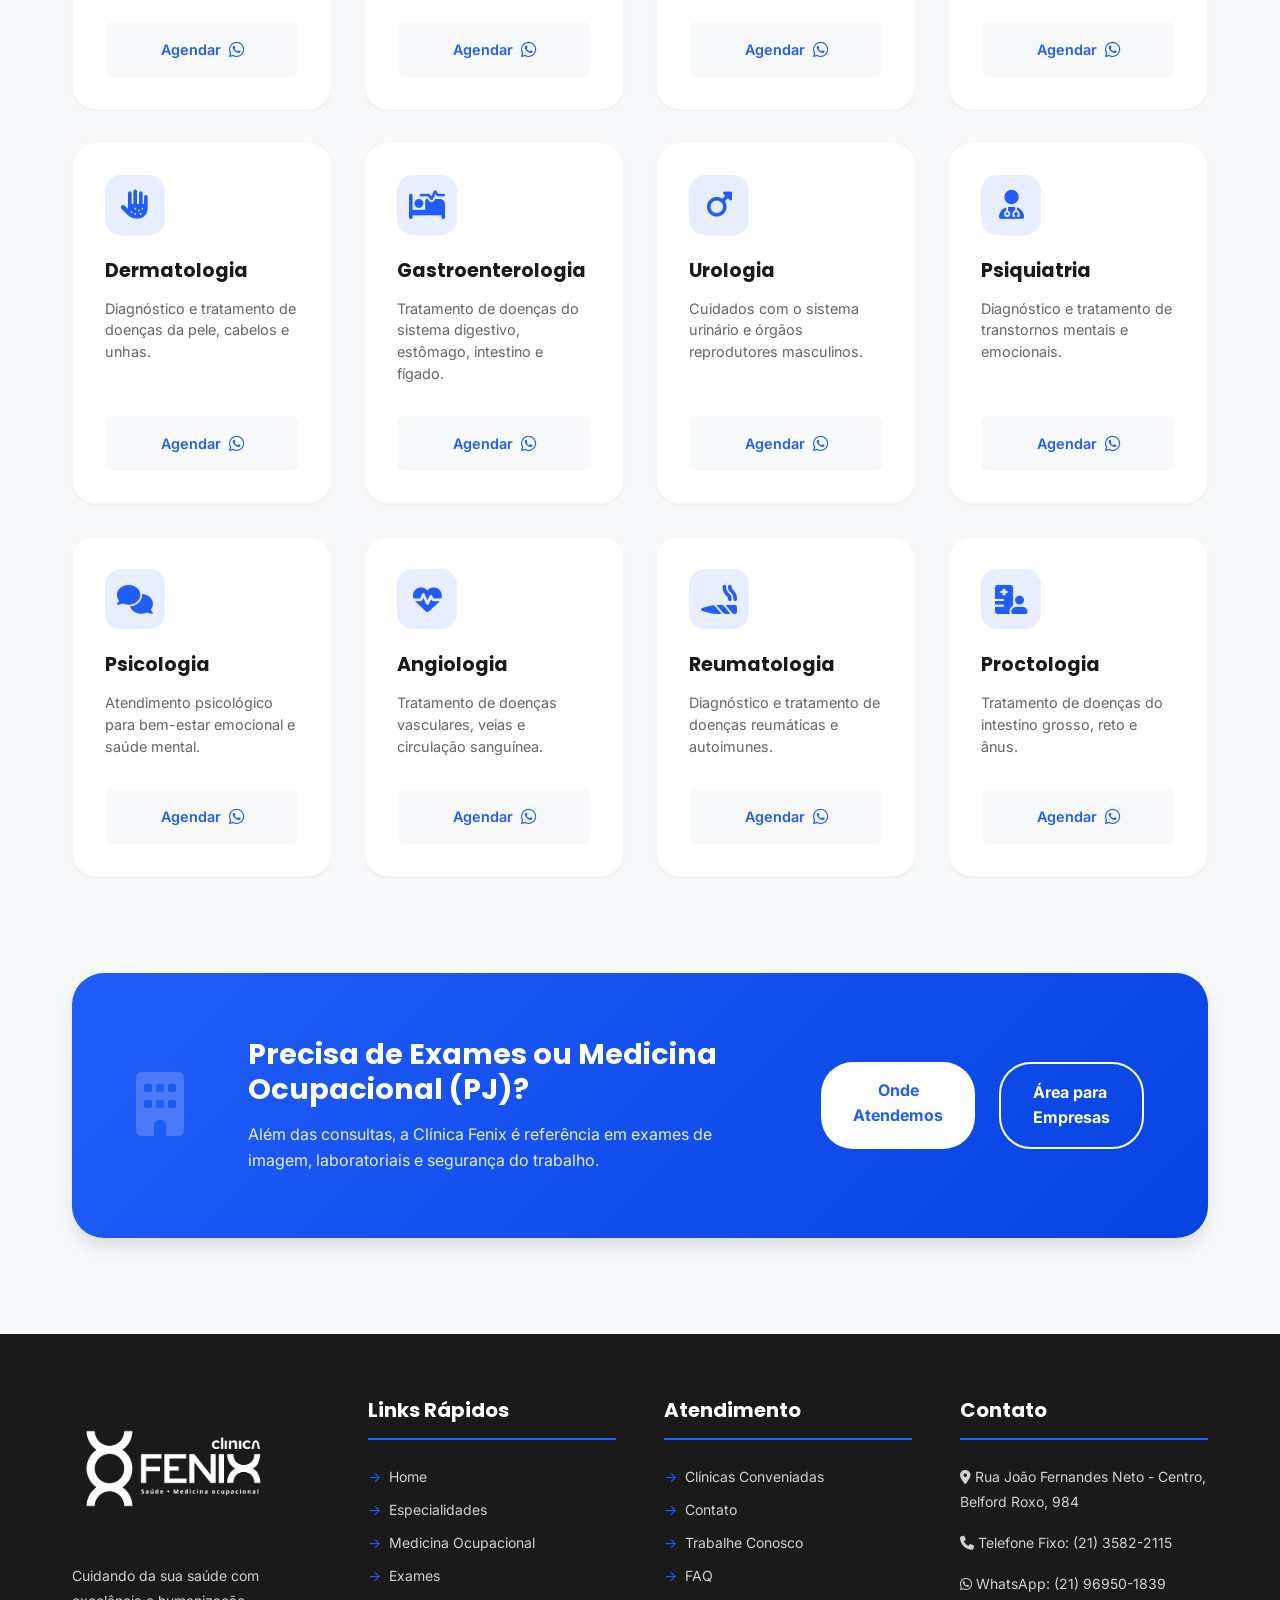
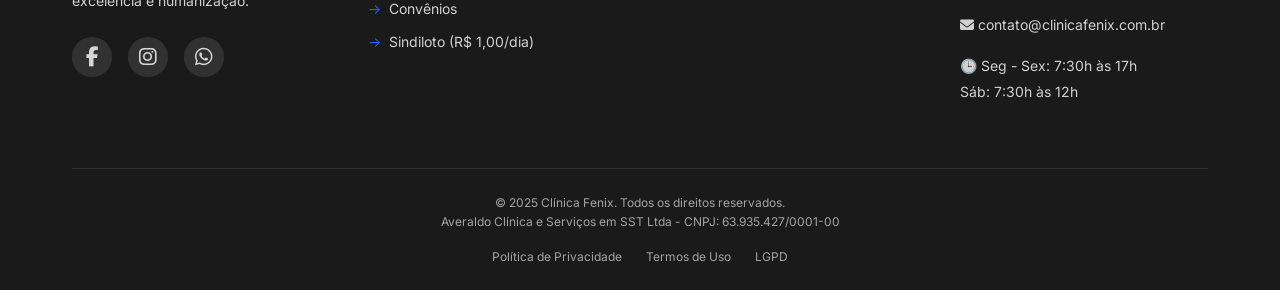
<file: especialidades.html>
<!DOCTYPE html>
<html lang="pt-BR" style="overflow-x: hidden; width: 100%; max-width: 100%;">
<head>
    <meta charset="UTF-8">
    <meta name="viewport" content="width=device-width, initial-scale=1.0">
    <title>Especialidades Médicas em Belford Roxo - Clínica Fenix</title>
    <meta name="description" content="Consultas médicas acessíveis com profissionais qualificados em Cardiologia, Ginecologia, Pediatria, Ortopedia e mais de 15 especialidades na Clínica Fenix.">
    <meta name="keywords" content="clínica médica belford roxo, especialidades médicas belford roxo, clínico geral belford roxo, cardiologia, ginecologia, pediatria, ortopedia, consultas médicas rj">
    <link rel="canonical" href="https://clinicafenix.com.br/especialidades.html">

    <!-- Open Graph / Facebook -->
    <meta property="og:type" content="website">
    <meta property="og:url" content="https://clinicafenix.com.br/especialidades.html">
    <meta property="og:title" content="Especialidades Médicas em Belford Roxo - Clínica Fenix">
    <meta property="og:description" content="Consultas médicas acessíveis com profissionais qualificados em Cardiologia, Ginecologia, Pediatria, Ortopedia e mais de 15 especialidades na Clínica Fenix.">
    <meta property="og:image" content="https://clinicafenix.com.br/img/LogoClinicaFenix.png">
    <meta property="og:locale" content="pt_BR">

    <!-- Twitter -->
    <meta property="twitter:card" content="summary_large_image">
    <meta property="twitter:url" content="https://clinicafenix.com.br/especialidades.html">
    <meta property="twitter:title" content="Especialidades Médicas em Belford Roxo - Clínica Fenix">
    <meta property="twitter:description" content="Consultas médicas acessíveis com profissionais qualificados em Cardiologia, Ginecologia, Pediatria, Ortopedia e mais de 15 especialidades na Clínica Fenix.">
    <meta property="twitter:image" content="https://clinicafenix.com.br/img/LogoClinicaFenix.png">

    <!-- Font Awesome -->
    <link rel="stylesheet" href="https://cdnjs.cloudflare.com/ajax/libs/font-awesome/6.5.2/css/all.min.css" integrity="sha512-SnH5WK+bZxgPHs44uWIX+LLJAJ9/2PkPKZ5QiAj6Ta86w+fsb2TkcmfRyVX3pBnMFcV7oQPJkl9QevSCWr3W6A==" crossorigin="anonymous" referrerpolicy="no-referrer" />
    
    <link rel="icon" type="image/png" href="img/LogoClinicaFenix.png">
    <link rel="preconnect" href="https://fonts.googleapis.com">
    <link rel="preconnect" href="https://fonts.gstatic.com" crossorigin>
    <link href="https://fonts.googleapis.com/css2?family=Inter:wght@300;400;500;600;700&family=Poppins:wght@400;500;600;700&display=swap" rel="stylesheet">
    <link rel="stylesheet" href="css/main.min.css">
    <link rel="stylesheet" href="https://unpkg.com/aos@2.3.4/dist/aos.css">
</head>
<body>
    <!-- Header -->
    <header class="header">
        <div class="container header-container">
            <a href="index.html" class="logo">
                <img src="img/LogoClinicaFenix.png" alt="Clínica Fenix">
            </a>
            
            <nav class="nav" id="nav">
                <a href="index.html" class="nav-link">Home</a>
                <a href="especialidades.html" class="nav-link active">Especialidades</a>
                <a href="medicina-ocupacional.html" class="nav-link">Medicina Ocupacional</a>
                <a href="exames.html" class="nav-link">Exames</a>
                <a href="convenios.html" class="nav-link">Convênios</a>
                <a href="sindicato.html" class="nav-link">Sindiloto</a>
                <a href="clinicas-conveniadas.html" class="nav-link">Clínicas</a>
                <a href="contato.html" class="nav-link">Contato</a>
                <a href="https://wa.me/5521969501839" class="btn-agendar" target="_blank">Agendar Consulta</a>
            </nav>
            
            <button class="menu-toggle" id="menuToggle">☰</button>
        </div>
        <div class="menu-overlay" id="menuOverlay"></div>
    </header>

    <!-- Hero Especialidades -->
    <section class="hero-especialidades">
        <div class="hero-overlay"></div>
        <div class="container hero-content" data-aos="fade-up">
            <h1>Especialidades Médicas</h1>
            <p>Atendimento com profissionais qualificados e experientes em diversas áreas da medicina para cuidar da sua saúde com excelência</p>
        </div>
    </section>

    <!-- Filtros e Lista -->
    <section class="s-especialidades-list">
        <div class="container">
            <!-- Filtros -->
            <div class="filters-container" data-aos="fade-up">
                <div class="search-box">
                    <i class="fas fa-search"></i>
                    <input type="text" id="searchEspecialidade" placeholder="Buscar especialidade (ex: Cardiologia)..." />
                </div>
                <div class="category-pills">
                    <button class="pill active" data-category="todas">Todas</button>
                    <button class="pill" data-category="geral">Geral & Prevenção</button>
                    <button class="pill" data-category="mulher">Saúde da Mulher</button>
                    <button class="pill" data-category="infantil">Infantil</button>
                    <button class="pill" data-category="especifica">Específicas</button>
                    <button class="pill" data-category="mental">Saúde Mental</button>
                </div>
            </div>
            
            <div class="especialidades-grid-modern" id="especialidadesList">
                <!-- Clínico Geral -->
                <div class="esp-card-modern" data-category="geral" data-aos="fade-up">
                    <div class="card-icon"><i class="fas fa-stethoscope"></i></div>
                    <div class="card-content">
                        <h3>Clínico Geral</h3>
                        <p>Atendimento médico geral para diagnóstico, prevenção e tratamento de diversas condições de saúde.</p>
                        <a href="https://wa.me/5521969501839" class="btn-agendar-esp" target="_blank">Agendar <i class="fab fa-whatsapp"></i></a>
                    </div>
                </div>
                
                <!-- Cardiologia -->
                <div class="esp-card-modern" data-category="especifica" data-aos="fade-up">
                    <div class="card-icon"><i class="fas fa-heart"></i></div>
                    <div class="card-content">
                        <h3>Cardiologia</h3>
                        <p>Cuidados especializados para o coração e sistema cardiovascular, prevenindo e tratando doenças cardíacas.</p>
                        <a href="https://wa.me/5521969501839" class="btn-agendar-esp" target="_blank">Agendar <i class="fab fa-whatsapp"></i></a>
                    </div>
                </div>
                
                <!-- Pediatria -->
                <div class="esp-card-modern" data-category="infantil" data-aos="fade-up">
                    <div class="card-icon"><i class="fas fa-child"></i></div>
                    <div class="card-content">
                        <h3>Pediatria</h3>
                        <p>Atendimento especializado para crianças e adolescentes, acompanhando o desenvolvimento e saúde infantil.</p>
                        <a href="https://wa.me/5521969501839" class="btn-agendar-esp" target="_blank">Agendar <i class="fab fa-whatsapp"></i></a>
                    </div>
                </div>
                
                <!-- Ginecologia -->
                <div class="esp-card-modern" data-category="mulher" data-aos="fade-up">
                    <div class="card-icon"><i class="fas fa-venus"></i></div>
                    <div class="card-content">
                        <h3>Ginecologia</h3>
                        <p>Cuidados com a saúde da mulher, incluindo prevenção, diagnóstico e tratamento de condições ginecológicas.</p>
                        <a href="https://wa.me/5521969501839" class="btn-agendar-esp" target="_blank">Agendar <i class="fab fa-whatsapp"></i></a>
                    </div>
                </div>
                
                <!-- Ortopedia -->
                <div class="esp-card-modern" data-category="especifica" data-aos="fade-up">
                    <div class="card-icon"><i class="fas fa-bone"></i></div>
                    <div class="card-content">
                        <h3>Ortopedia</h3>
                        <p>Tratamento de problemas relacionados ao sistema musculoesquelético, ossos, articulações e músculos.</p>
                        <a href="https://wa.me/5521969501839" class="btn-agendar-esp" target="_blank">Agendar <i class="fab fa-whatsapp"></i></a>
                    </div>
                </div>
                
                <!-- Neurologia -->
                <div class="esp-card-modern" data-category="especifica" data-aos="fade-up">
                    <div class="card-icon"><i class="fas fa-brain"></i></div>
                    <div class="card-content">
                        <h3>Neurologia</h3>
                        <p>Diagnóstico e tratamento de doenças do sistema nervoso central e periférico.</p>
                        <a href="https://wa.me/5521969501839" class="btn-agendar-esp" target="_blank">Agendar <i class="fab fa-whatsapp"></i></a>
                    </div>
                </div>
                
                <!-- Otorrinolaringologia -->
                <div class="esp-card-modern" data-category="especifica" data-aos="fade-up">
                    <div class="card-icon"><i class="fas fa-head-side-mask"></i></div>
                    <div class="card-content">
                        <h3>Otorrinolaringologia</h3>
                        <p>Tratamento de doenças relacionadas a ouvido, nariz e garganta.</p>
                        <a href="https://wa.me/5521969501839" class="btn-agendar-esp" target="_blank">Agendar <i class="fab fa-whatsapp"></i></a>
                    </div>
                </div>
                
                <!-- Endocrinologia -->
                <div class="esp-card-modern" data-category="especifica" data-aos="fade-up">
                    <div class="card-icon"><i class="fas fa-vial"></i></div>
                    <div class="card-content">
                        <h3>Endocrinologia</h3>
                        <p>Cuidados com o sistema endócrino, hormônios, diabetes, tireoide e metabolismo.</p>
                        <a href="https://wa.me/5521969501839" class="btn-agendar-esp" target="_blank">Agendar <i class="fab fa-whatsapp"></i></a>
                    </div>
                </div>
                
                <!-- Dermatologia -->
                <div class="esp-card-modern" data-category="especifica" data-aos="fade-up">
                    <div class="card-icon"><i class="fas fa-allergies"></i></div>
                    <div class="card-content">
                        <h3>Dermatologia</h3>
                        <p>Diagnóstico e tratamento de doenças da pele, cabelos e unhas.</p>
                        <a href="https://wa.me/5521969501839" class="btn-agendar-esp" target="_blank">Agendar <i class="fab fa-whatsapp"></i></a>
                    </div>
                </div>
                
                <!-- Gastroenterologia -->
                <div class="esp-card-modern" data-category="especifica" data-aos="fade-up">
                    <div class="card-icon"><i class="fas fa-procedures"></i></div>
                    <div class="card-content">
                        <h3>Gastroenterologia</h3>
                        <p>Tratamento de doenças do sistema digestivo, estômago, intestino e fígado.</p>
                        <a href="https://wa.me/5521969501839" class="btn-agendar-esp" target="_blank">Agendar <i class="fab fa-whatsapp"></i></a>
                    </div>
                </div>
                
                <!-- Urologia -->
                <div class="esp-card-modern" data-category="especifica" data-aos="fade-up">
                    <div class="card-icon"><i class="fas fa-mars"></i></div>
                    <div class="card-content">
                        <h3>Urologia</h3>
                        <p>Cuidados com o sistema urinário e órgãos reprodutores masculinos.</p>
                        <a href="https://wa.me/5521969501839" class="btn-agendar-esp" target="_blank">Agendar <i class="fab fa-whatsapp"></i></a>
                    </div>
                </div>
                
                <!-- Psiquiatria -->
                <div class="esp-card-modern" data-category="mental" data-aos="fade-up">
                    <div class="card-icon"><i class="fas fa-user-md"></i></div>
                    <div class="card-content">
                        <h3>Psiquiatria</h3>
                        <p>Diagnóstico e tratamento de transtornos mentais e emocionais.</p>
                        <a href="https://wa.me/5521969501839" class="btn-agendar-esp" target="_blank">Agendar <i class="fab fa-whatsapp"></i></a>
                    </div>
                </div>
                
                <!-- Psicologia -->
                <div class="esp-card-modern" data-category="mental" data-aos="fade-up">
                    <div class="card-icon"><i class="fas fa-comments"></i></div>
                    <div class="card-content">
                        <h3>Psicologia</h3>
                        <p>Atendimento psicológico para bem-estar emocional e saúde mental.</p>
                        <a href="https://wa.me/5521969501839" class="btn-agendar-esp" target="_blank">Agendar <i class="fab fa-whatsapp"></i></a>
                    </div>
                </div>
                
                <!-- Angiologia -->
                <div class="esp-card-modern" data-category="especifica" data-aos="fade-up">
                    <div class="card-icon"><i class="fas fa-heartbeat"></i></div>
                    <div class="card-content">
                        <h3>Angiologia</h3>
                        <p>Tratamento de doenças vasculares, veias e circulação sanguínea.</p>
                        <a href="https://wa.me/5521969501839" class="btn-agendar-esp" target="_blank">Agendar <i class="fab fa-whatsapp"></i></a>
                    </div>
                </div>
                
                <!-- Reumatologia -->
                <div class="esp-card-modern" data-category="especifica" data-aos="fade-up">
                    <div class="card-icon"><i class="fas fa-joint"></i></div>
                    <div class="card-content">
                        <h3>Reumatologia</h3>
                        <p>Diagnóstico e tratamento de doenças reumáticas e autoimunes.</p>
                        <a href="https://wa.me/5521969501839" class="btn-agendar-esp" target="_blank">Agendar <i class="fab fa-whatsapp"></i></a>
                    </div>
                </div>
                
                <!-- Proctologia -->
                <div class="esp-card-modern" data-category="especifica" data-aos="fade-up">
                    <div class="card-icon"><i class="fas fa-hospital-user"></i></div>
                    <div class="card-content">
                        <h3>Proctologia</h3>
                        <p>Tratamento de doenças do intestino grosso, reto e ânus.</p>
                        <a href="https://wa.me/5521969501839" class="btn-agendar-esp" target="_blank">Agendar <i class="fab fa-whatsapp"></i></a>
                    </div>
                </div>
            </div>
            
            <!-- Redesenhando o box de CTA inferior -->
            <div class="cta-especialidades-modern" data-aos="zoom-in">
                <div class="cta-icon"><i class="fas fa-building"></i></div>
                <div class="cta-text">
                    <h2>Precisa de Exames ou Medicina Ocupacional (PJ)?</h2>
                    <p>Além das consultas, a Clínica Fenix é referência em exames de imagem, laboratoriais e segurança do trabalho.</p>
                </div>
                <div class="cta-buttons">
                    <a href="clinicas-conveniadas.html" class="btn-white">Onde Atendemos</a>
                    <a href="medicina-ocupacional.html" class="btn-outline-white">Área para Empresas</a>
                </div>
            </div>
        </div>
    </section>

    <!-- Footer -->
    <footer class="footer">
        <div class="container">
            <div class="footer-content">
                <div class="footer-section footer-logo">
                    <img src="img/logonegativa.png" alt="Clínica Fenix">
                    <p>Cuidando da sua saúde com excelência e humanização.</p>
                    <div class="social-links">
                        <a href="https://www.facebook.com/clinicafenix" target="_blank" aria-label="Facebook"><i class="fab fa-facebook-f"></i></a>
                        <a href="https://www.instagram.com/clinicafenixsaude" target="_blank" aria-label="Instagram"><i class="fab fa-instagram"></i></a>
                        <a href="https://wa.me/5521969501839" target="_blank" aria-label="WhatsApp"><i class="fab fa-whatsapp"></i></a>
                    </div>
                </div>
                
                <div class="footer-section">
                    <h3>Links Rápidos</h3>
                    <ul>
                        <li><a href="index.html">Home</a></li>
                        <li><a href="especialidades.html">Especialidades</a></li>
                        <li><a href="medicina-ocupacional.html">Medicina Ocupacional</a></li>
                        <li><a href="exames.html">Exames</a></li>
                        <li><a href="convenios.html">Convênios</a></li>
                        <li><a href="sindicato.html">Sindiloto (R$ 1,00/dia)</a></li>
                    </ul>
                </div>
                
                <div class="footer-section">
                    <h3>Atendimento</h3>
                    <ul>
                        <li><a href="clinicas-conveniadas.html">Clínicas Conveniadas</a></li>
                        <li><a href="contato.html">Contato</a></li>
                        <li><a href="#">Trabalhe Conosco</a></li>
                        <li><a href="#">FAQ</a></li>
                    </ul>
                </div>
                
                <div class="footer-section">
                    <h3>Contato</h3>
                    <p><i class="fas fa-map-marker-alt"></i> Rua João Fernandes Neto - Centro, Belford Roxo, 984</p>
                    <p><i class="fas fa-phone"></i> Telefone Fixo: (21) 3582-2115</p>
                    <p><i class="fab fa-whatsapp"></i> WhatsApp: (21) 96950-1839</p>
                    <p><i class="fas fa-envelope"></i> contato@clinicafenix.com.br</p>
                    <p>🕒 Seg - Sex: 7:30h às 17h<br>Sáb: 7:30h às 12h</p>
                </div>
            </div>
            
            <div class="footer-bottom">
                <p>&copy; 2025 Clínica Fenix. Todos os direitos reservados. <br> Averaldo Clínica e Serviços em SST Ltda - CNPJ: 63.935.427/0001-00</p>
                <div class="footer-links">
                    <a href="#">Política de Privacidade</a>
                    <a href="#">Termos de Uso</a>
                    <a href="#">LGPD</a>
                </div>
            </div>
        </div>
    </footer>

    <!-- WhatsApp Flutuante -->
    <a href="https://wa.me/5521969501839" class="whatsapp-float" target="_blank" aria-label="WhatsApp">
        <i class="fab fa-whatsapp"></i>
    </a>

    <!-- Scripts -->
    <script src="https://unpkg.com/aos@2.3.4/dist/aos.js"></script>
    <script src="js/main.js"></script>
</body>
</html>
</file>
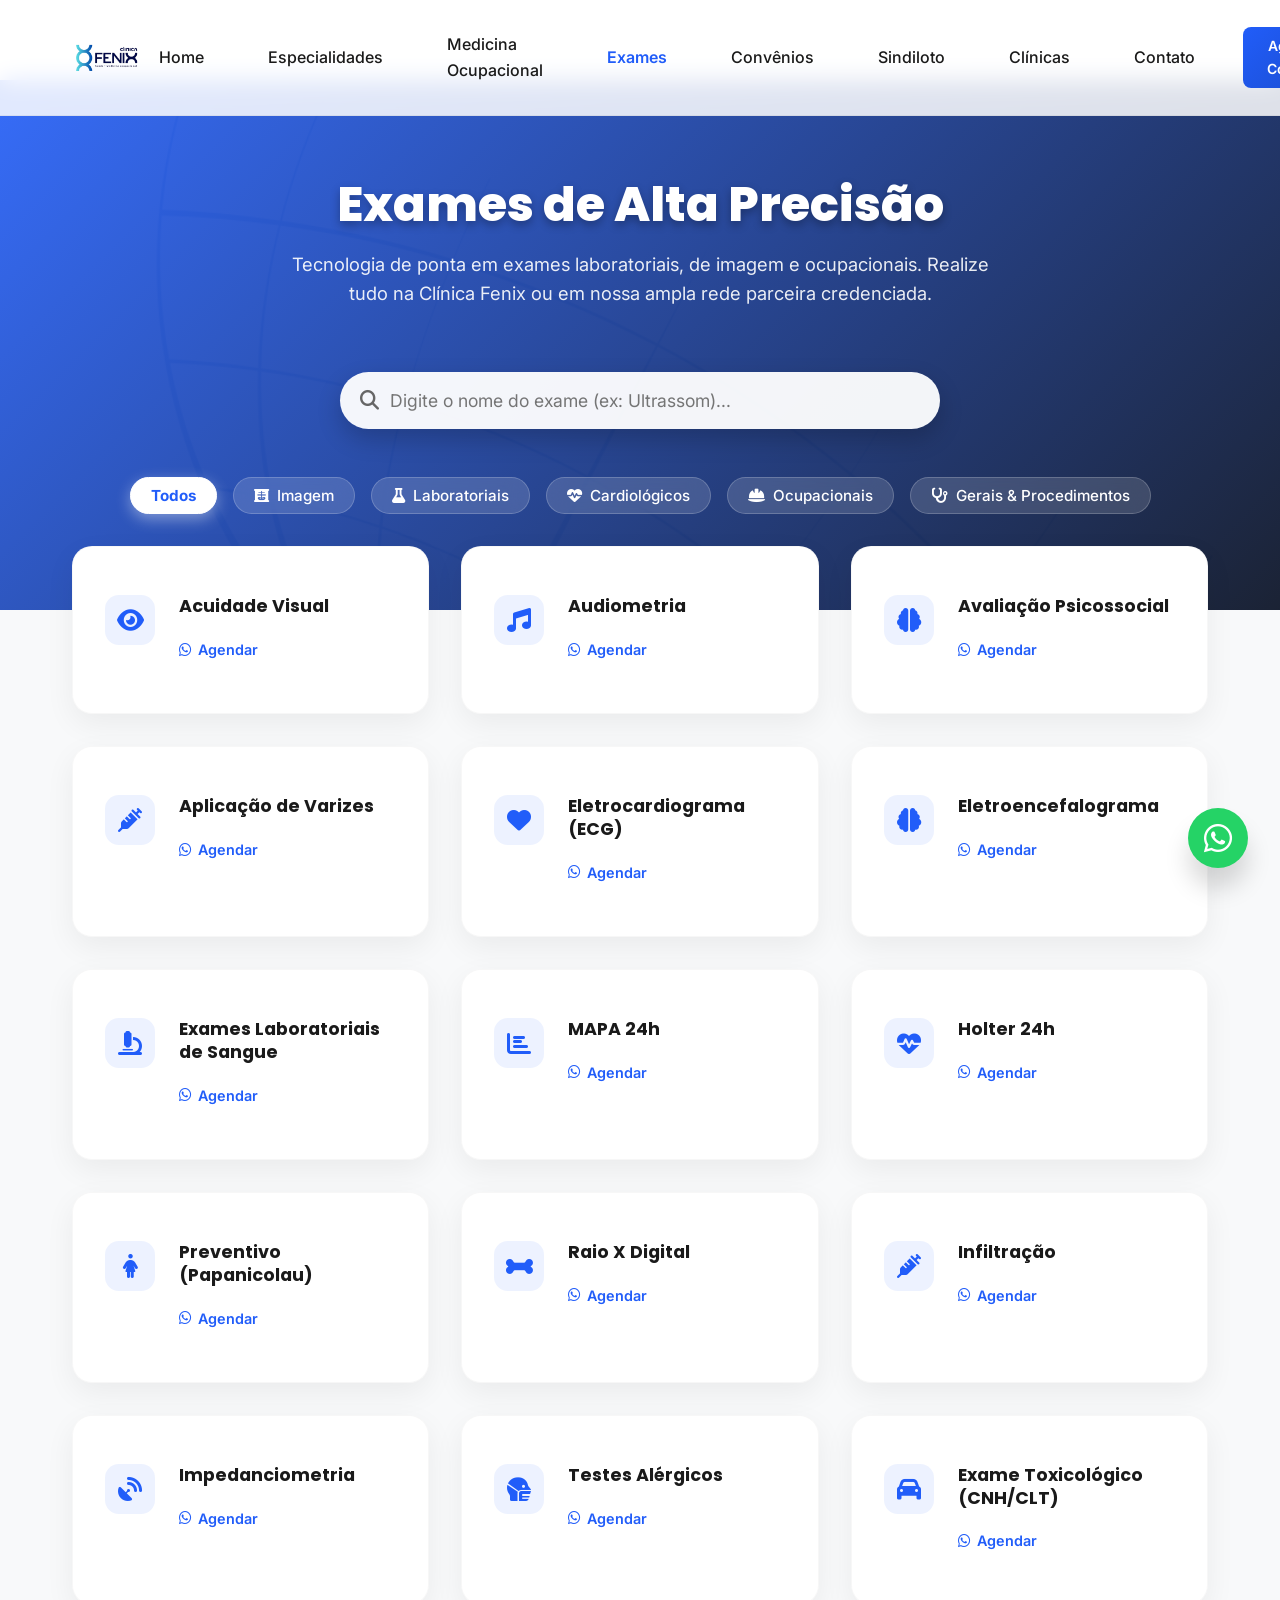
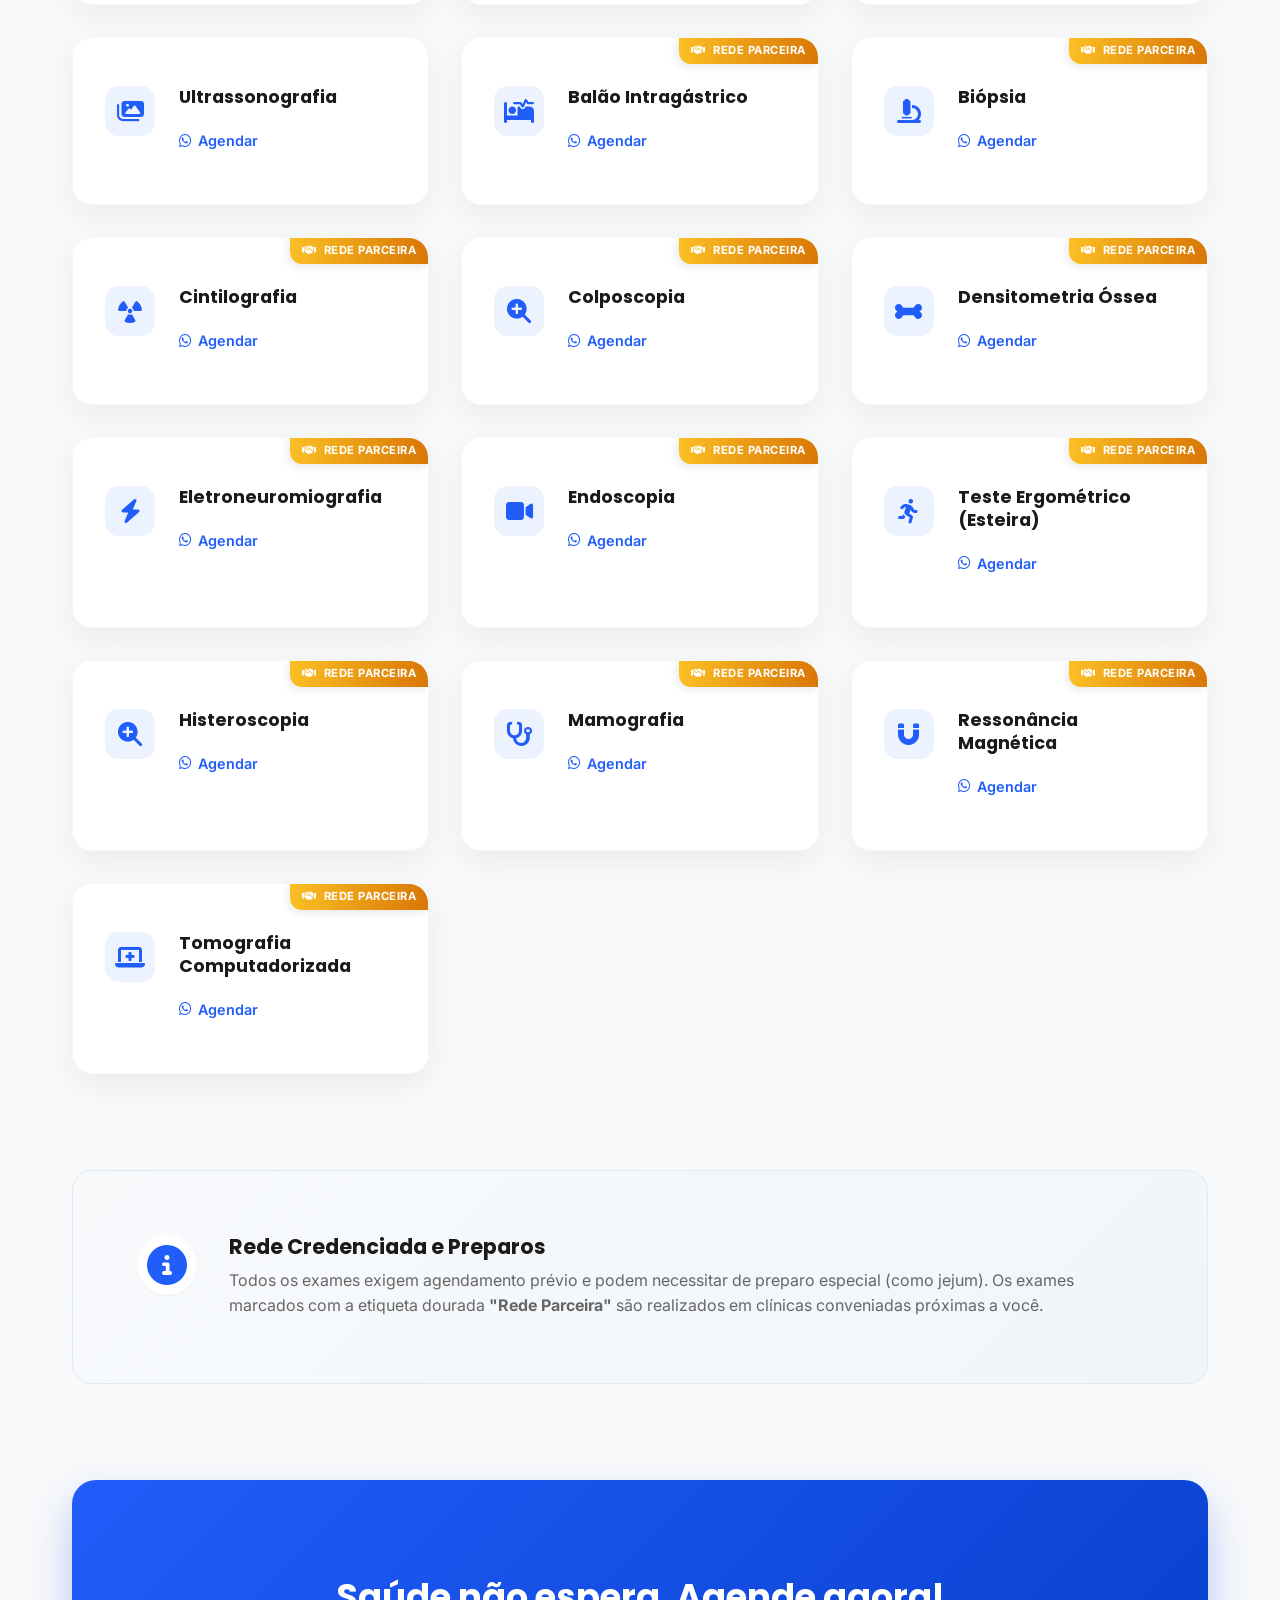
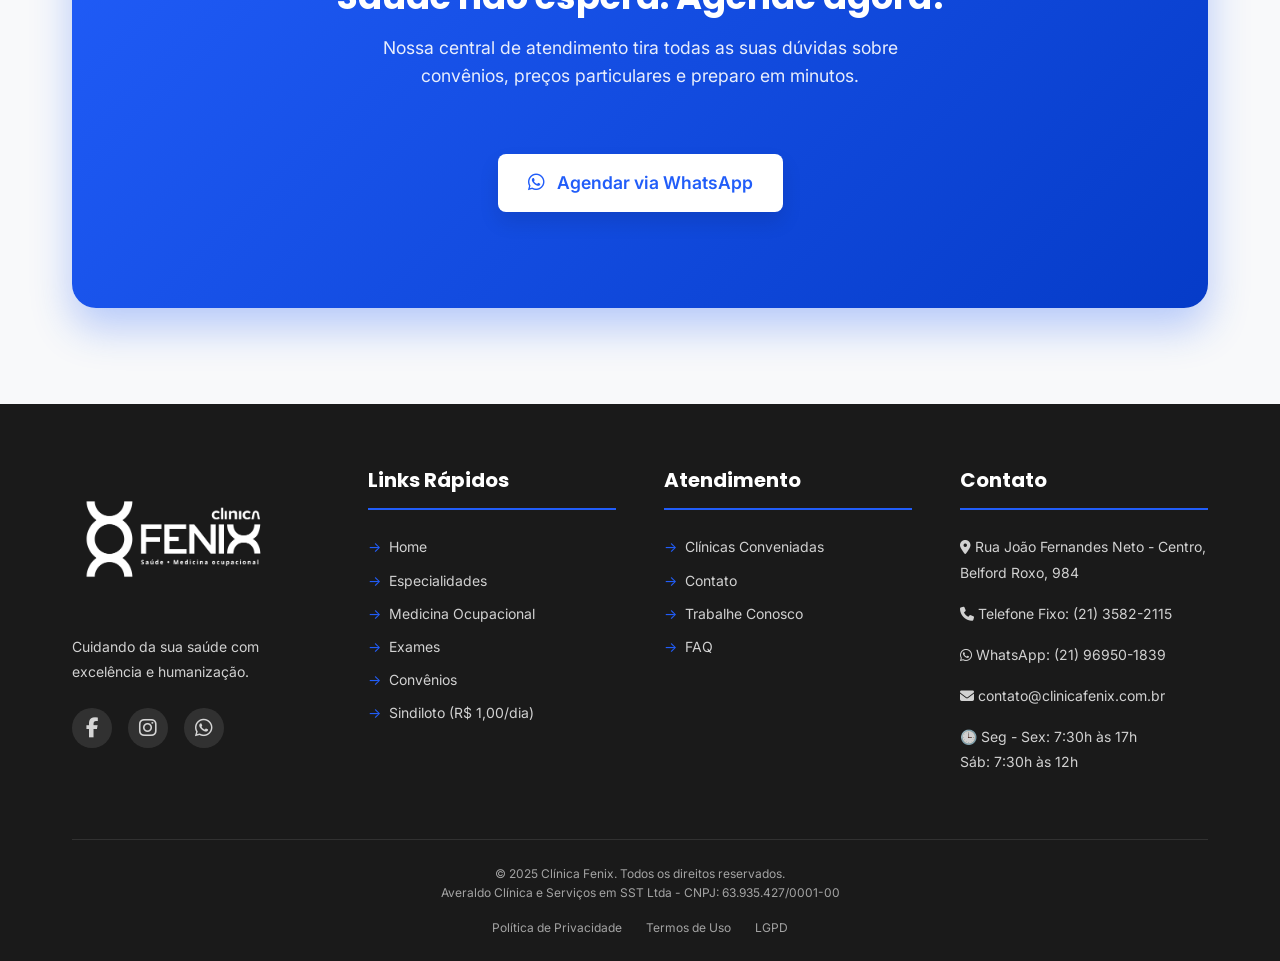
<file: exames.html>
<!DOCTYPE html>
<html lang="pt-BR" style="overflow-x: hidden; width: 100%; max-width: 100%;">
<head>
    <meta charset="UTF-8">
    <meta name="viewport" content="width=device-width, initial-scale=1.0">
    <title>Exames Laboratoriais e de Imagem em Belford Roxo - Clínica Fenix</title>
    <meta name="description" content="Realize seus exames laboratoriais, eletrocardiograma, ultrassonografia e exames ocupacionais complementares com até 50% de desconto na Clínica Fenix.">
    <meta name="keywords" content="exames laboratoriais belford roxo, exames de imagem belford roxo, ultrassom belford roxo, eletrocardiograma belford roxo, exames complementares, audiometria belford roxo">
    <link rel="canonical" href="https://clinicafenix.com.br/exames.html">

    <!-- Open Graph / Facebook -->
    <meta property="og:type" content="website">
    <meta property="og:url" content="https://clinicafenix.com.br/exames.html">
    <meta property="og:title" content="Exames Laboratoriais e de Imagem em Belford Roxo - Clínica Fenix">
    <meta property="og:description" content="Realize seus exames laboratoriais, eletrocardiograma, ultrassonografia e exames ocupacionais complementares com até 50% de desconto na Clínica Fenix.">
    <meta property="og:image" content="https://clinicafenix.com.br/img/LogoClinicaFenix.png">
    <meta property="og:locale" content="pt_BR">

    <!-- Twitter -->
    <meta property="twitter:card" content="summary_large_image">
    <meta property="twitter:url" content="https://clinicafenix.com.br/exames.html">
    <meta property="twitter:title" content="Exames Laboratoriais e de Imagem em Belford Roxo - Clínica Fenix">
    <meta property="twitter:description" content="Realize seus exames laboratoriais, eletrocardiograma, ultrassonografia e exames ocupacionais complementares com até 50% de desconto na Clínica Fenix.">
    <meta property="twitter:image" content="https://clinicafenix.com.br/img/LogoClinicaFenix.png">

    <!-- Font Awesome -->
    <link rel="stylesheet" href="https://cdnjs.cloudflare.com/ajax/libs/font-awesome/6.5.2/css/all.min.css" integrity="sha512-SnH5WK+bZxgPHs44uWIX+LLJAJ9/2PkPKZ5QiAj6Ta86w+fsb2TkcmfRyVX3pBnMFcV7oQPJkl9QevSCWr3W6A==" crossorigin="anonymous" referrerpolicy="no-referrer" />
    
    <link rel="icon" type="image/png" href="img/LogoClinicaFenix.png">
    <link rel="preconnect" href="https://fonts.googleapis.com">
    <link rel="preconnect" href="https://fonts.gstatic.com" crossorigin>
    <link href="https://fonts.googleapis.com/css2?family=Inter:wght@300;400;500;600;700&family=Poppins:wght@400;500;600;700&display=swap" rel="stylesheet">
    <link rel="stylesheet" href="css/main.min.css">
    <link rel="stylesheet" href="https://unpkg.com/aos@2.3.4/dist/aos.css">
</head>
<body>
    <!-- Header -->
    <header class="header">
        <div class="container header-container">
            <a href="index.html" class="logo">
                <img src="img/LogoClinicaFenix.png" alt="Clínica Fenix">
            </a>
            
            <nav class="nav" id="nav">
                <a href="index.html" class="nav-link">Home</a>
                <a href="especialidades.html" class="nav-link">Especialidades</a>
                <a href="medicina-ocupacional.html" class="nav-link">Medicina Ocupacional</a>
                <a href="exames.html" class="nav-link active">Exames</a>
                <a href="convenios.html" class="nav-link">Convênios</a>
                <a href="sindicato.html" class="nav-link">Sindiloto</a>
                <a href="clinicas-conveniadas.html" class="nav-link">Clínicas</a>
                <a href="contato.html" class="nav-link">Contato</a>
                <a href="https://wa.me/5521969501839" class="btn-agendar" target="_blank">Agendar Consulta</a>
            </nav>
            
            <button class="menu-toggle" id="menuToggle">☰</button>
        </div>
        <div class="menu-overlay" id="menuOverlay"></div>
    </header>

    <!-- Página de Exames Modernizada -->
    <section class="exames-page-modern">
        <!-- Hero Premium -->
        <div class="exames-hero">
            <div class="hero-overlay"></div>
            <div class="container" data-aos="fade-up">
                <h1>Exames de <span class="highlight">Alta Precisão</span></h1>
                <p>Tecnologia de ponta em exames laboratoriais, de imagem e ocupacionais. Realize tudo na Clínica Fenix ou em nossa ampla rede parceira credenciada.</p>
                
                <!-- Barra de Busca -->
                <div class="modern-search">
                    <i class="fas fa-search search-icon"></i>
                    <input type="text" id="searchExameModern" placeholder="Digite o nome do exame (ex: Ultrassom)..." />
                </div>

                <!-- Filtros (Pills) -->
                <div class="category-pills">
                    <button class="pill active" data-category="todas">Todos</button>
                    <button class="pill" data-category="imagem"><i class="fas fa-x-ray"></i> Imagem</button>
                    <button class="pill" data-category="laboratorio"><i class="fas fa-flask"></i> Laboratoriais</button>
                    <button class="pill" data-category="cardio"><i class="fas fa-heartbeat"></i> Cardiológicos</button>
                    <button class="pill" data-category="ocupacional"><i class="fas fa-hard-hat"></i> Ocupacionais</button>
                    <button class="pill" data-category="geral"><i class="fas fa-stethoscope"></i> Gerais & Procedimentos</button>
                </div>
            </div>
        </div>
        
        <div class="container exames-content">
            <!-- Grid Unificada -->
            <div class="exames-unified-grid" id="examesGrid">
                
                <!-- Acuidade Visual -->
                <div class="exame-card-modern" data-category="ocupacional" data-aos="fade-up">
                    <div class="card-icon"><i class="fas fa-eye"></i></div>
                    <div class="card-info">
                        <h3>Acuidade Visual</h3>
                        <a href="https://wa.me/5521969501839?text=Olá, gostaria de agendar um exame de Acuidade Visual." target="_blank" class="btn-agendar-sm"><i class="fab fa-whatsapp"></i> Agendar</a>
                    </div>
                </div>

                <!-- Audiometria -->
                <div class="exame-card-modern" data-category="ocupacional" data-aos="fade-up">
                    <div class="card-icon"><i class="fas fa-music"></i></div>
                    <div class="card-info">
                        <h3>Audiometria</h3>
                        <a href="https://wa.me/5521969501839" target="_blank" class="btn-agendar-sm"><i class="fab fa-whatsapp"></i> Agendar</a>
                    </div>
                </div>

                <!-- Avaliação Psicossocial -->
                <div class="exame-card-modern" data-category="ocupacional" data-aos="fade-up">
                    <div class="card-icon"><i class="fas fa-brain"></i></div>
                    <div class="card-info">
                        <h3>Avaliação Psicossocial</h3>
                        <a href="https://wa.me/5521969501839" target="_blank" class="btn-agendar-sm"><i class="fab fa-whatsapp"></i> Agendar</a>
                    </div>
                </div>

                <!-- Aplicação de Varizes -->
                <div class="exame-card-modern" data-category="geral" data-aos="fade-up">
                    <div class="card-icon"><i class="fas fa-syringe"></i></div>
                    <div class="card-info">
                        <h3>Aplicação de Varizes</h3>
                        <a href="https://wa.me/5521969501839" target="_blank" class="btn-agendar-sm"><i class="fab fa-whatsapp"></i> Agendar</a>
                    </div>
                </div>

                <!-- Eletrocardiograma -->
                <div class="exame-card-modern" data-category="cardio" data-aos="fade-up">
                    <div class="card-icon"><i class="fas fa-heart"></i></div>
                    <div class="card-info">
                        <h3>Eletrocardiograma (ECG)</h3>
                        <a href="https://wa.me/5521969501839" target="_blank" class="btn-agendar-sm"><i class="fab fa-whatsapp"></i> Agendar</a>
                    </div>
                </div>

                <!-- Eletroencefalograma -->
                <div class="exame-card-modern" data-category="geral" data-aos="fade-up">
                    <div class="card-icon"><i class="fas fa-brain"></i></div>
                    <div class="card-info">
                        <h3>Eletroencefalograma</h3>
                        <a href="https://wa.me/5521969501839" target="_blank" class="btn-agendar-sm"><i class="fab fa-whatsapp"></i> Agendar</a>
                    </div>
                </div>

                <!-- Exames Laboratoriais -->
                <div class="exame-card-modern" data-category="laboratorio" data-aos="fade-up">
                    <div class="card-icon"><i class="fas fa-microscope"></i></div>
                    <div class="card-info">
                        <h3>Exames Laboratoriais de Sangue</h3>
                        <a href="https://wa.me/5521969501839" target="_blank" class="btn-agendar-sm"><i class="fab fa-whatsapp"></i> Agendar</a>
                    </div>
                </div>

                <!-- MAPA 24h -->
                <div class="exame-card-modern" data-category="cardio" data-aos="fade-up">
                    <div class="card-icon"><i class="fas fa-chart-bar"></i></div>
                    <div class="card-info">
                        <h3>MAPA 24h</h3>
                        <a href="https://wa.me/5521969501839" target="_blank" class="btn-agendar-sm"><i class="fab fa-whatsapp"></i> Agendar</a>
                    </div>
                </div>

                <!-- Holter -->
                <div class="exame-card-modern" data-category="cardio" data-aos="fade-up">
                    <div class="card-icon"><i class="fas fa-heartbeat"></i></div>
                    <div class="card-info">
                        <h3>Holter 24h</h3>
                        <a href="https://wa.me/5521969501839" target="_blank" class="btn-agendar-sm"><i class="fab fa-whatsapp"></i> Agendar</a>
                    </div>
                </div>

                <!-- Preventivo -->
                <div class="exame-card-modern" data-category="geral" data-aos="fade-up">
                    <div class="card-icon"><i class="fas fa-female"></i></div>
                    <div class="card-info">
                        <h3>Preventivo (Papanicolau)</h3>
                        <a href="https://wa.me/5521969501839" target="_blank" class="btn-agendar-sm"><i class="fab fa-whatsapp"></i> Agendar</a>
                    </div>
                </div>

                <!-- Raio X -->
                <div class="exame-card-modern" data-category="imagem" data-aos="fade-up">
                    <div class="card-icon"><i class="fas fa-bone"></i></div>
                    <div class="card-info">
                        <h3>Raio X Digital</h3>
                        <a href="https://wa.me/5521969501839" target="_blank" class="btn-agendar-sm"><i class="fab fa-whatsapp"></i> Agendar</a>
                    </div>
                </div>

                <!-- Infiltração -->
                <div class="exame-card-modern" data-category="geral" data-aos="fade-up">
                    <div class="card-icon"><i class="fas fa-syringe"></i></div>
                    <div class="card-info">
                        <h3>Infiltração</h3>
                        <a href="https://wa.me/5521969501839" target="_blank" class="btn-agendar-sm"><i class="fab fa-whatsapp"></i> Agendar</a>
                    </div>
                </div>

                <!-- Impedanciometria -->
                <div class="exame-card-modern" data-category="geral" data-aos="fade-up">
                    <div class="card-icon"><i class="fas fa-satellite-dish"></i></div>
                    <div class="card-info">
                        <h3>Impedanciometria</h3>
                        <a href="https://wa.me/5521969501839" target="_blank" class="btn-agendar-sm"><i class="fab fa-whatsapp"></i> Agendar</a>
                    </div>
                </div>

                <!-- Testes Alérgicos -->
                <div class="exame-card-modern" data-category="laboratorio" data-aos="fade-up">
                    <div class="card-icon"><i class="fas fa-head-side-mask"></i></div>
                    <div class="card-info">
                        <h3>Testes Alérgicos</h3>
                        <a href="https://wa.me/5521969501839" target="_blank" class="btn-agendar-sm"><i class="fab fa-whatsapp"></i> Agendar</a>
                    </div>
                </div>

                <!-- Toxicológico -->
                <div class="exame-card-modern" data-category="laboratorio" data-aos="fade-up">
                    <div class="card-icon"><i class="fas fa-car"></i></div>
                    <div class="card-info">
                        <h3>Exame Toxicológico (CNH/CLT)</h3>
                        <a href="https://wa.me/5521969501839" target="_blank" class="btn-agendar-sm"><i class="fab fa-whatsapp"></i> Agendar</a>
                    </div>
                </div>

                <!-- Ultrassonografia -->
                <div class="exame-card-modern" data-category="imagem" data-aos="fade-up">
                    <div class="card-icon"><i class="fas fa-images"></i></div>
                    <div class="card-info">
                        <h3>Ultrassonografia</h3>
                        <a href="https://wa.me/5521969501839" target="_blank" class="btn-agendar-sm"><i class="fab fa-whatsapp"></i> Agendar</a>
                    </div>
                </div>

                <!-- ===== EXAMES PARCEIROS ===== -->
                
                <!-- Balão Intragástrico -->
                <div class="exame-card-modern partner-card" data-category="geral" data-aos="fade-up">
                    <div class="badge-partner"><i class="fas fa-handshake"></i> Rede Parceira</div>
                    <div class="card-icon"><i class="fas fa-procedures"></i></div>
                    <div class="card-info">
                        <h3>Balão Intragástrico</h3>
                        <a href="https://wa.me/5521969501839" target="_blank" class="btn-agendar-sm"><i class="fab fa-whatsapp"></i> Agendar</a>
                    </div>
                </div>

                <!-- Biópsia -->
                <div class="exame-card-modern partner-card" data-category="laboratorio" data-aos="fade-up">
                    <div class="badge-partner"><i class="fas fa-handshake"></i> Rede Parceira</div>
                    <div class="card-icon"><i class="fas fa-microscope"></i></div>
                    <div class="card-info">
                        <h3>Biópsia</h3>
                        <a href="https://wa.me/5521969501839" target="_blank" class="btn-agendar-sm"><i class="fab fa-whatsapp"></i> Agendar</a>
                    </div>
                </div>

                <!-- Cintilografia -->
                <div class="exame-card-modern partner-card" data-category="imagem" data-aos="fade-up">
                    <div class="badge-partner"><i class="fas fa-handshake"></i> Rede Parceira</div>
                    <div class="card-icon"><i class="fas fa-radiation"></i></div>
                    <div class="card-info">
                        <h3>Cintilografia</h3>
                        <a href="https://wa.me/5521969501839" target="_blank" class="btn-agendar-sm"><i class="fab fa-whatsapp"></i> Agendar</a>
                    </div>
                </div>

                <!-- Colposcopia -->
                <div class="exame-card-modern partner-card" data-category="geral" data-aos="fade-up">
                    <div class="badge-partner"><i class="fas fa-handshake"></i> Rede Parceira</div>
                    <div class="card-icon"><i class="fas fa-search-plus"></i></div>
                    <div class="card-info">
                        <h3>Colposcopia</h3>
                        <a href="https://wa.me/5521969501839" target="_blank" class="btn-agendar-sm"><i class="fab fa-whatsapp"></i> Agendar</a>
                    </div>
                </div>

                <!-- Densitometria -->
                <div class="exame-card-modern partner-card" data-category="imagem" data-aos="fade-up">
                    <div class="badge-partner"><i class="fas fa-handshake"></i> Rede Parceira</div>
                    <div class="card-icon"><i class="fas fa-bone"></i></div>
                    <div class="card-info">
                        <h3>Densitometria Óssea</h3>
                        <a href="https://wa.me/5521969501839" target="_blank" class="btn-agendar-sm"><i class="fab fa-whatsapp"></i> Agendar</a>
                    </div>
                </div>

                <!-- Eletroneuromiografia -->
                <div class="exame-card-modern partner-card" data-category="geral" data-aos="fade-up">
                    <div class="badge-partner"><i class="fas fa-handshake"></i> Rede Parceira</div>
                    <div class="card-icon"><i class="fas fa-bolt"></i></div>
                    <div class="card-info">
                        <h3>Eletroneuromiografia</h3>
                        <a href="https://wa.me/5521969501839" target="_blank" class="btn-agendar-sm"><i class="fab fa-whatsapp"></i> Agendar</a>
                    </div>
                </div>

                <!-- Endoscopia -->
                <div class="exame-card-modern partner-card" data-category="imagem" data-aos="fade-up">
                    <div class="badge-partner"><i class="fas fa-handshake"></i> Rede Parceira</div>
                    <div class="card-icon"><i class="fas fa-video"></i></div>
                    <div class="card-info">
                        <h3>Endoscopia</h3>
                        <a href="https://wa.me/5521969501839" target="_blank" class="btn-agendar-sm"><i class="fab fa-whatsapp"></i> Agendar</a>
                    </div>
                </div>

                <!-- Ergometria -->
                <div class="exame-card-modern partner-card" data-category="cardio" data-aos="fade-up">
                    <div class="badge-partner"><i class="fas fa-handshake"></i> Rede Parceira</div>
                    <div class="card-icon"><i class="fas fa-running"></i></div>
                    <div class="card-info">
                        <h3>Teste Ergométrico (Esteira)</h3>
                        <a href="https://wa.me/5521969501839" target="_blank" class="btn-agendar-sm"><i class="fab fa-whatsapp"></i> Agendar</a>
                    </div>
                </div>

                <!-- Histeroscopia -->
                <div class="exame-card-modern partner-card" data-category="geral" data-aos="fade-up">
                    <div class="badge-partner"><i class="fas fa-handshake"></i> Rede Parceira</div>
                    <div class="card-icon"><i class="fas fa-search-plus"></i></div>
                    <div class="card-info">
                        <h3>Histeroscopia</h3>
                        <a href="https://wa.me/5521969501839" target="_blank" class="btn-agendar-sm"><i class="fab fa-whatsapp"></i> Agendar</a>
                    </div>
                </div>

                <!-- Mamografia -->
                <div class="exame-card-modern partner-card" data-category="imagem" data-aos="fade-up">
                    <div class="badge-partner"><i class="fas fa-handshake"></i> Rede Parceira</div>
                    <div class="card-icon"><i class="fas fa-stethoscope"></i></div>
                    <div class="card-info">
                        <h3>Mamografia</h3>
                        <a href="https://wa.me/5521969501839" target="_blank" class="btn-agendar-sm"><i class="fab fa-whatsapp"></i> Agendar</a>
                    </div>
                </div>

                <!-- Ressonância -->
                <div class="exame-card-modern partner-card" data-category="imagem" data-aos="fade-up">
                    <div class="badge-partner"><i class="fas fa-handshake"></i> Rede Parceira</div>
                    <div class="card-icon"><i class="fas fa-magnet"></i></div>
                    <div class="card-info">
                        <h3>Ressonância Magnética</h3>
                        <a href="https://wa.me/5521969501839" target="_blank" class="btn-agendar-sm"><i class="fab fa-whatsapp"></i> Agendar</a>
                    </div>
                </div>

                <!-- Tomografia -->
                <div class="exame-card-modern partner-card" data-category="imagem" data-aos="fade-up">
                    <div class="badge-partner"><i class="fas fa-handshake"></i> Rede Parceira</div>
                    <div class="card-icon"><i class="fas fa-laptop-medical"></i></div>
                    <div class="card-info">
                        <h3>Tomografia Computadorizada</h3>
                        <a href="https://wa.me/5521969501839" target="_blank" class="btn-agendar-sm"><i class="fab fa-whatsapp"></i> Agendar</a>
                    </div>
                </div>

            </div>
            
            <!-- Mensagem caso não encontre -->
            <div id="noResultsExames" class="no-results-msg" style="display: none;">
                <i class="fas fa-search"></i>
                <h3>Nenhum exame encontrado</h3>
                <p>Não se preocupe! Temos parcerias com diversos laboratórios. Entre em contato e verificaremos a disponibilidade para você.</p>
                <a href="https://wa.me/5521969501839" target="_blank" class="btn-primary-small">Consultar Disponibilidade</a>
            </div>

            <!-- Info Box Modern -->
            <div class="info-box-modern" data-aos="fade-up">
                <div class="info-icon"><i class="fas fa-info-circle"></i></div>
                <div class="info-text">
                    <h3>Rede Credenciada e Preparos</h3>
                    <p>Todos os exames exigem agendamento prévio e podem necessitar de preparo especial (como jejum). Os exames marcados com a etiqueta dourada <strong>"Rede Parceira"</strong> são realizados em clínicas conveniadas próximas a você.</p>
                </div>
            </div>
            
            <!-- CTA VIP -->
            <div class="cta-vip-box" data-aos="zoom-in">
                <h2>Saúde não espera. Agende agora!</h2>
                <p>Nossa central de atendimento tira todas as suas dúvidas sobre convênios, preços particulares e preparo em minutos.</p>
                <a href="https://wa.me/5521969501839" class="btn-vip-light" target="_blank"><i class="fab fa-whatsapp"></i> Agendar via WhatsApp</a>
            </div>
        </div>
    </section>

    <!-- Footer -->
    <footer class="footer">
        <div class="container">
            <div class="footer-content">
                <div class="footer-section footer-logo">
                    <img src="img/logonegativa.png" alt="Clínica Fenix">
                    <p>Cuidando da sua saúde com excelência e humanização.</p>
                    <div class="social-links">
                        <a href="https://www.facebook.com/clinicafenix" target="_blank" aria-label="Facebook"><i class="fab fa-facebook-f"></i></a>
                        <a href="https://www.instagram.com/clinicafenixsaude" target="_blank" aria-label="Instagram"><i class="fab fa-instagram"></i></a>
                        <a href="https://wa.me/5521969501839" target="_blank" aria-label="WhatsApp"><i class="fab fa-whatsapp"></i></a>
                    </div>
                </div>
                
                <div class="footer-section">
                    <h3>Links Rápidos</h3>
                    <ul>
                        <li><a href="index.html">Home</a></li>
                        <li><a href="especialidades.html">Especialidades</a></li>
                        <li><a href="medicina-ocupacional.html">Medicina Ocupacional</a></li>
                        <li><a href="exames.html">Exames</a></li>
                        <li><a href="convenios.html">Convênios</a></li>
                        <li><a href="sindicato.html">Sindiloto (R$ 1,00/dia)</a></li>
                    </ul>
                </div>
                
                <div class="footer-section">
                    <h3>Atendimento</h3>
                    <ul>
                        <li><a href="clinicas-conveniadas.html">Clínicas Conveniadas</a></li>
                        <li><a href="contato.html">Contato</a></li>
                        <li><a href="#">Trabalhe Conosco</a></li>
                        <li><a href="#">FAQ</a></li>
                    </ul>
                </div>
                
                <div class="footer-section">
                    <h3>Contato</h3>
                    <p><i class="fas fa-map-marker-alt"></i> Rua João Fernandes Neto - Centro, Belford Roxo, 984</p>
                    <p><i class="fas fa-phone"></i> Telefone Fixo: (21) 3582-2115</p>
                    <p><i class="fab fa-whatsapp"></i> WhatsApp: (21) 96950-1839</p>
                    <p><i class="fas fa-envelope"></i> contato@clinicafenix.com.br</p>
                    <p>🕒 Seg - Sex: 7:30h às 17h<br>Sáb: 7:30h às 12h</p>
                </div>
            </div>
            
            <div class="footer-bottom">
                <p>&copy; 2025 Clínica Fenix. Todos os direitos reservados. <br> Averaldo Clínica e Serviços em SST Ltda - CNPJ: 63.935.427/0001-00</p>
                <div class="footer-links">
                    <a href="#">Política de Privacidade</a>
                    <a href="#">Termos de Uso</a>
                    <a href="#">LGPD</a>
                </div>
            </div>
        </div>
    </footer>

    <!-- WhatsApp Flutuante -->
    <a href="https://wa.me/5521969501839" class="whatsapp-float" target="_blank" aria-label="WhatsApp">
        <i class="fab fa-whatsapp"></i>
    </a>

    <!-- Scripts -->
    <script src="https://unpkg.com/aos@2.3.4/dist/aos.js"></script>
    <script src="js/main.js"></script>
</body>
</html>
</file>
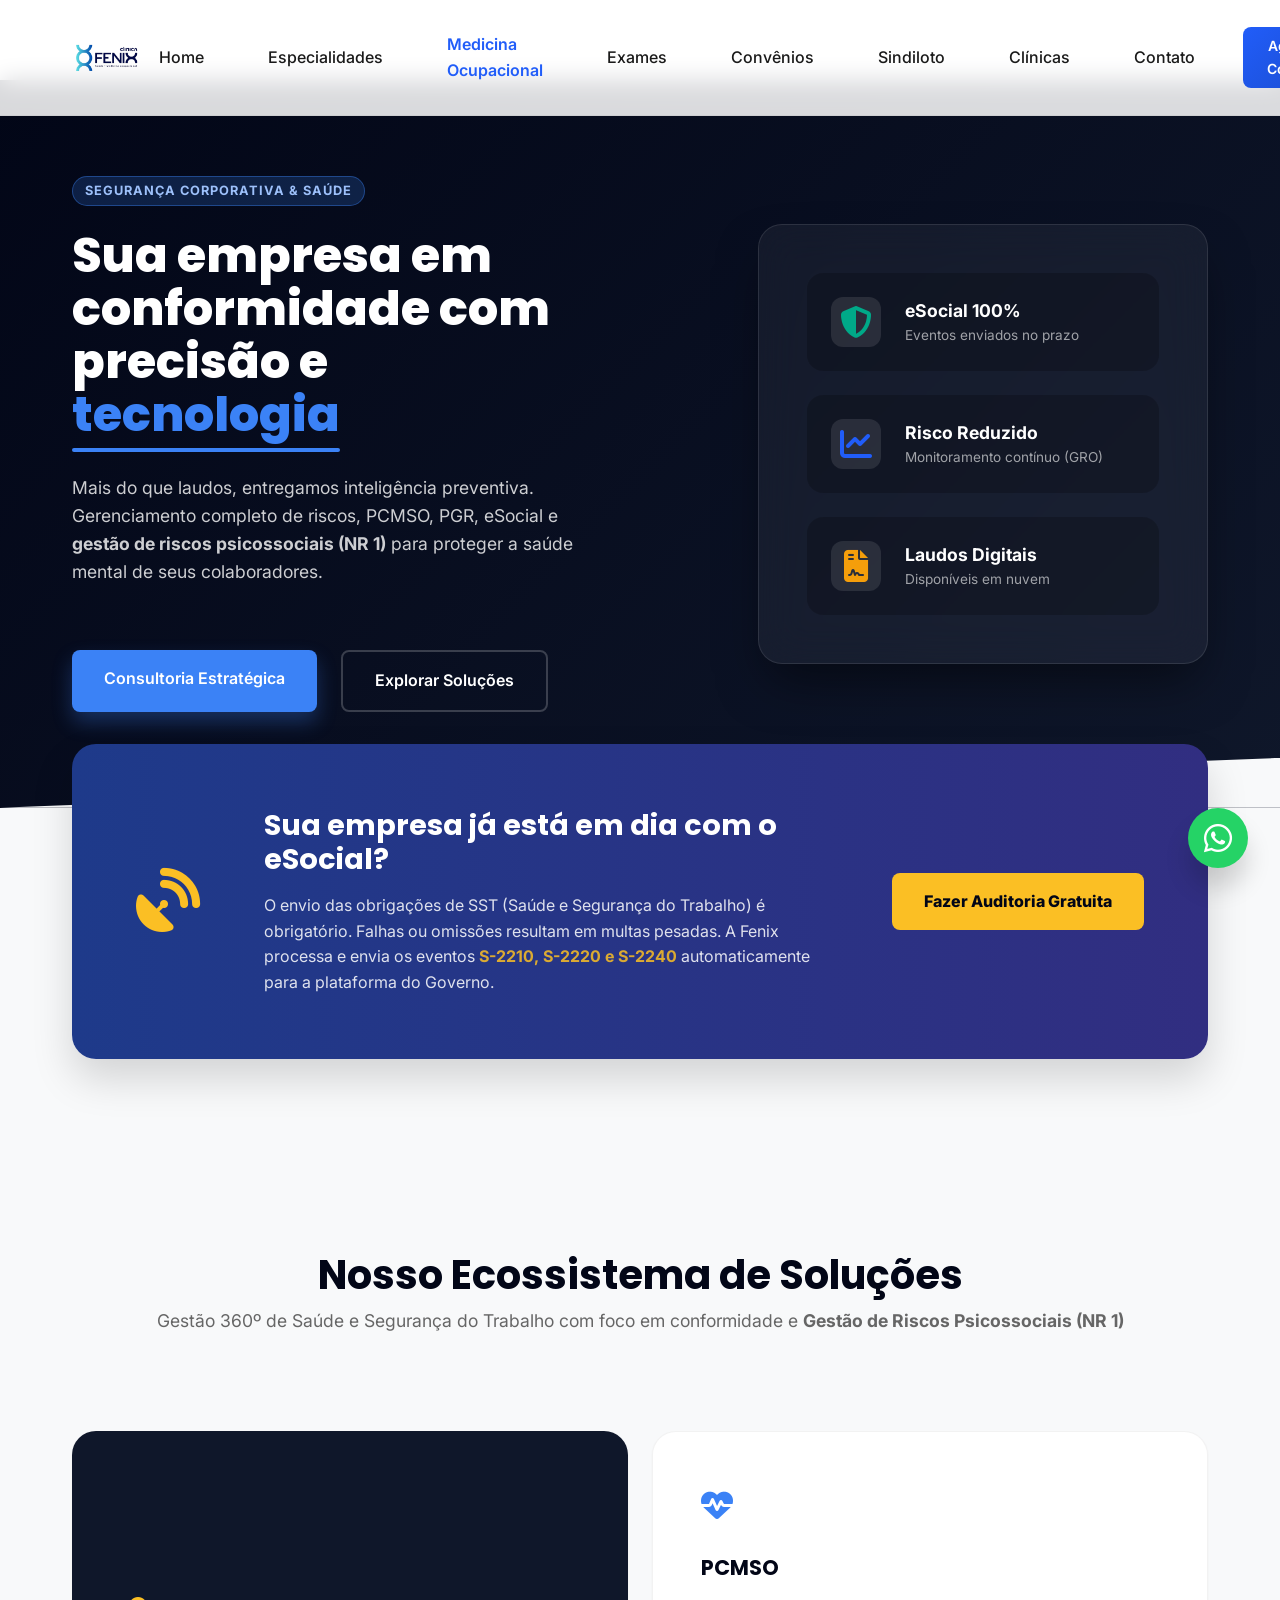
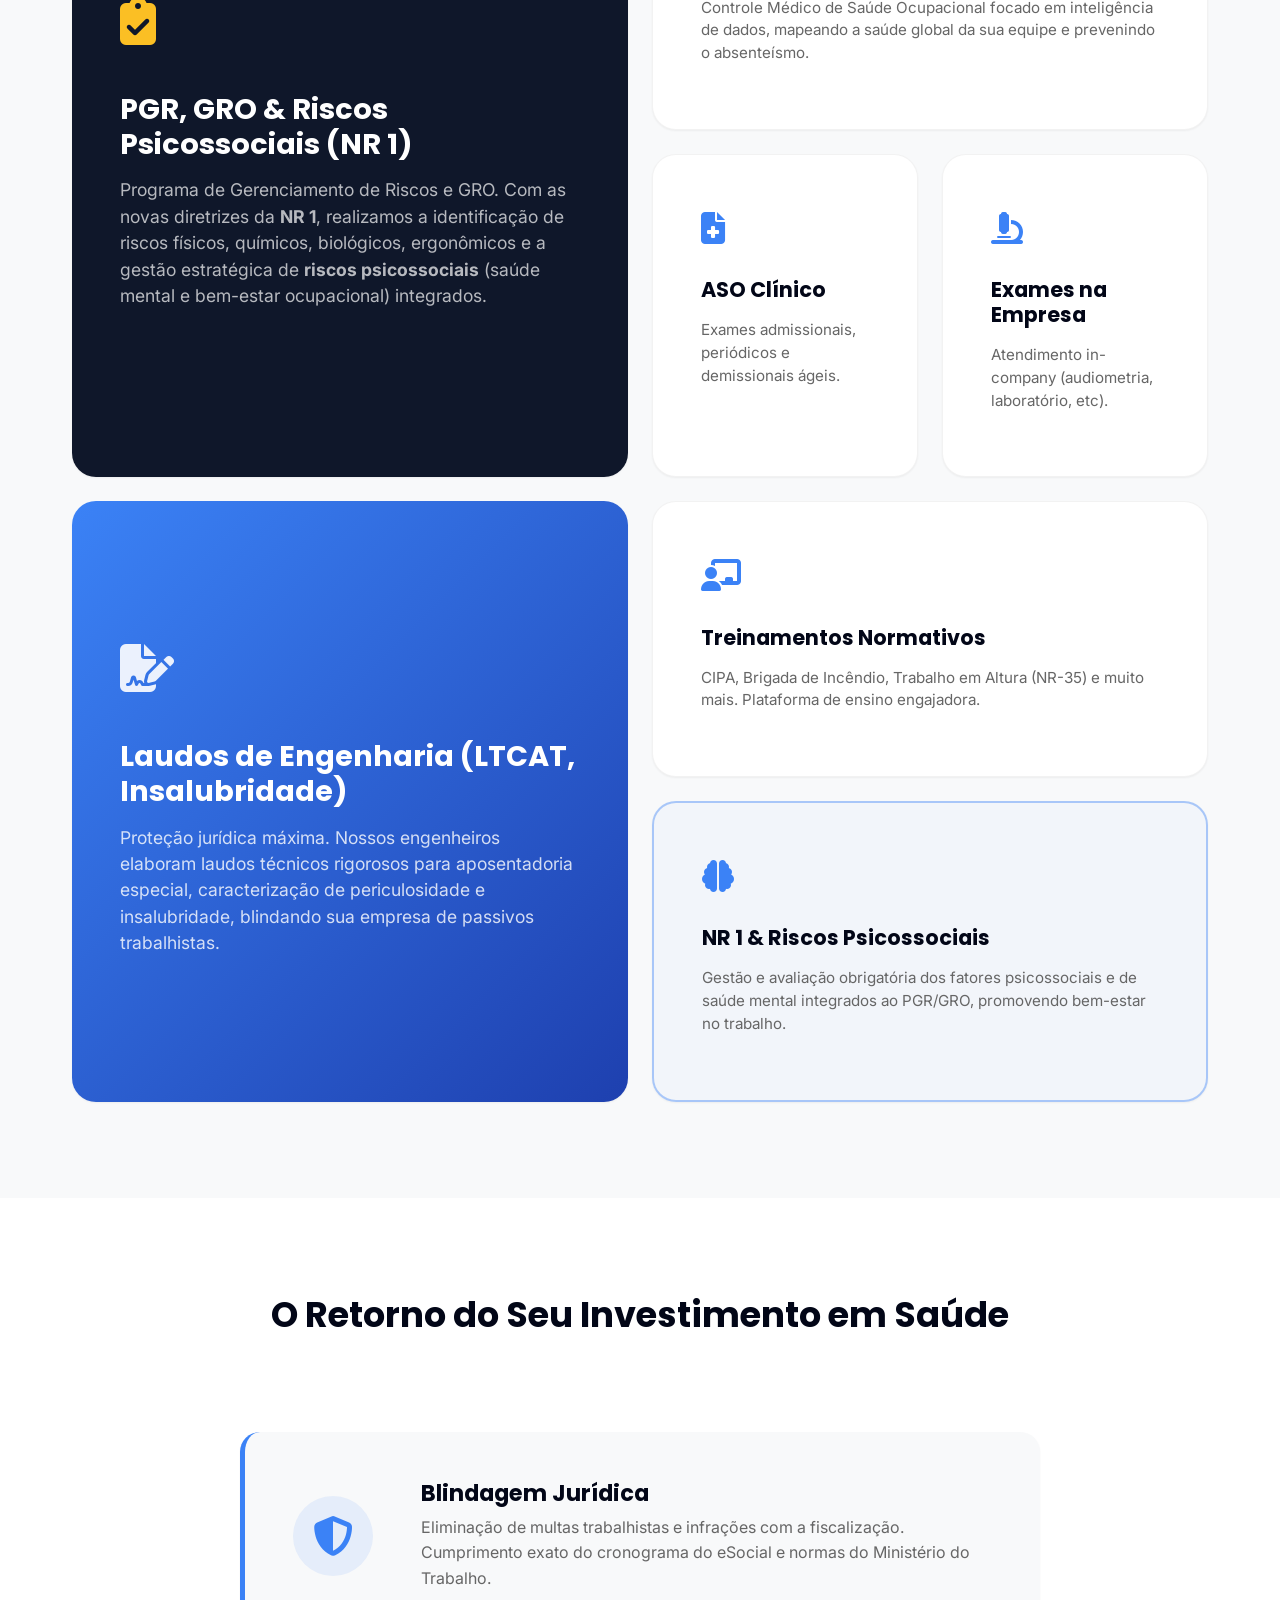
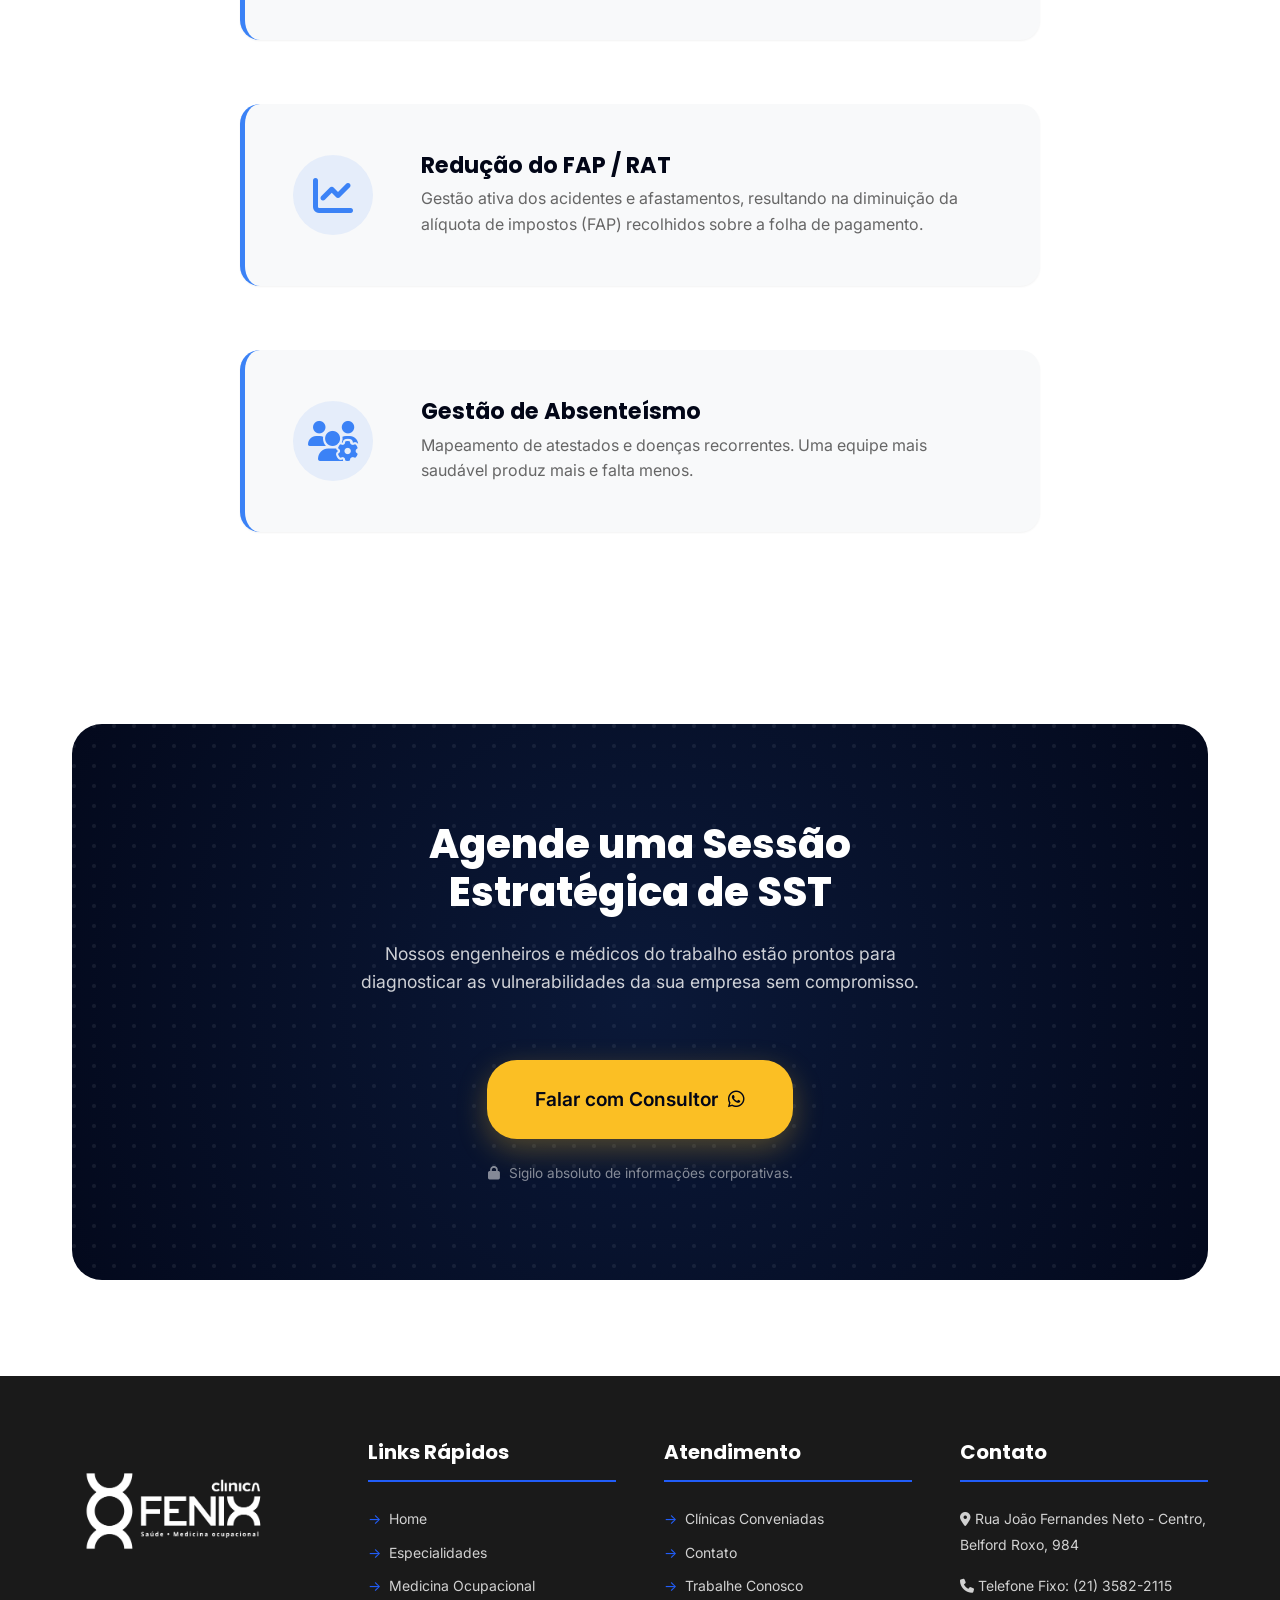
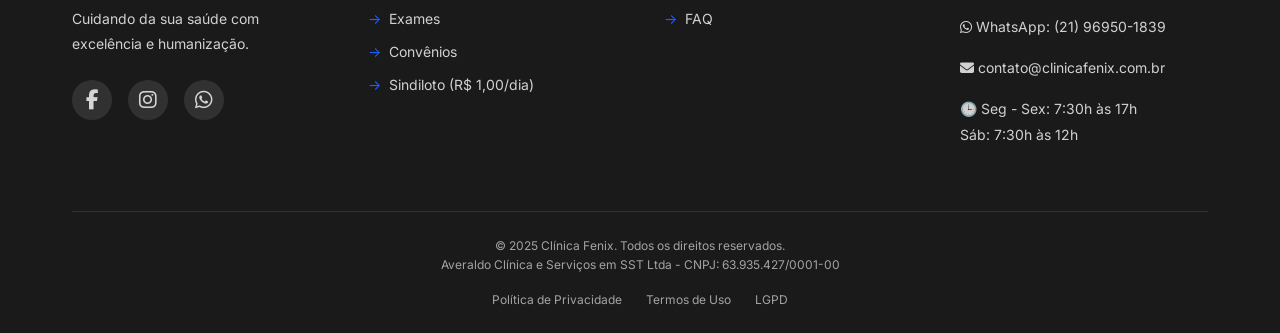
<file: medicina-ocupacional.html>
<!DOCTYPE html>
<html lang="pt-BR" style="overflow-x: hidden; width: 100%; max-width: 100%;">
<head>
    <meta charset="UTF-8">
    <meta name="viewport" content="width=device-width, initial-scale=1.0">
    <title>Medicina Ocupacional e Segurança do Trabalho em Belford Roxo - Clínica Fenix</title>
    <meta name="description" content="Soluções completas em SST para sua empresa: exames admissionais, demissionais, ASO, PCMSO, PGR e gestão de riscos ocupacionais/NR1 na Clínica Fenix.">
    <meta name="keywords" content="medicina do trabalho belford roxo, segurança do trabalho belford roxo, exame aso belford roxo, pcmso belford roxo, pgr belford roxo, admissional, demissional, esocial rj">
    <link rel="canonical" href="https://clinicafenix.com.br/medicina-ocupacional.html">

    <!-- Open Graph / Facebook -->
    <meta property="og:type" content="website">
    <meta property="og:url" content="https://clinicafenix.com.br/medicina-ocupacional.html">
    <meta property="og:title" content="Medicina Ocupacional e Segurança do Trabalho em Belford Roxo - Clínica Fenix">
    <meta property="og:description" content="Soluções completas em SST para sua empresa: exames admissionais, demissionais, ASO, PCMSO, PGR e gestão de riscos ocupacionais/NR1 na Clínica Fenix.">
    <meta property="og:image" content="https://clinicafenix.com.br/img/LogoClinicaFenix.png">
    <meta property="og:locale" content="pt_BR">

    <!-- Twitter -->
    <meta property="twitter:card" content="summary_large_image">
    <meta property="twitter:url" content="https://clinicafenix.com.br/medicina-ocupacional.html">
    <meta property="twitter:title" content="Medicina Ocupacional e Segurança do Trabalho em Belford Roxo - Clínica Fenix">
    <meta property="twitter:description" content="Soluções completas em SST para sua empresa: exames admissionais, demissionais, ASO, PCMSO, PGR e gestão de riscos ocupacionais/NR1 na Clínica Fenix.">
    <meta property="twitter:image" content="https://clinicafenix.com.br/img/LogoClinicaFenix.png">

    <!-- Font Awesome -->
    <link rel="stylesheet" href="https://cdnjs.cloudflare.com/ajax/libs/font-awesome/6.5.2/css/all.min.css" integrity="sha512-SnH5WK+bZxgPHs44uWIX+LLJAJ9/2PkPKZ5QiAj6Ta86w+fsb2TkcmfRyVX3pBnMFcV7oQPJkl9QevSCWr3W6A==" crossorigin="anonymous" referrerpolicy="no-referrer" />
    
    <link rel="icon" type="image/png" href="img/LogoClinicaFenix.png">
    <link rel="preconnect" href="https://fonts.googleapis.com">
    <link rel="preconnect" href="https://fonts.gstatic.com" crossorigin>
    <link href="https://fonts.googleapis.com/css2?family=Inter:wght@300;400;500;600;700&family=Poppins:wght@400;500;600;700&display=swap" rel="stylesheet">
    <link rel="stylesheet" href="css/main.min.css">
    <link rel="stylesheet" href="https://unpkg.com/aos@2.3.4/dist/aos.css">
</head>
<body>
    <!-- Header -->
    <header class="header">
        <div class="container header-container">
            <a href="index.html" class="logo">
                <img src="img/LogoClinicaFenix.png" alt="Clínica Fenix">
            </a>
            
            <nav class="nav" id="nav">
                <a href="index.html" class="nav-link">Home</a>
                <a href="especialidades.html" class="nav-link">Especialidades</a>
                <a href="medicina-ocupacional.html" class="nav-link active">Medicina Ocupacional</a>
                <a href="exames.html" class="nav-link">Exames</a>
                <a href="convenios.html" class="nav-link">Convênios</a>
                <a href="sindicato.html" class="nav-link">Sindiloto</a>
                <a href="clinicas-conveniadas.html" class="nav-link">Clínicas</a>
                <a href="contato.html" class="nav-link">Contato</a>
                <a href="https://wa.me/5521969501839" class="btn-agendar" target="_blank">Agendar Consulta</a>
            </nav>
            
            <button class="menu-toggle" id="menuToggle">☰</button>
        </div>
        <div class="menu-overlay" id="menuOverlay"></div>
    </header>

    <!-- Página de Medicina Ocupacional B2B -->
    <div class="medicina-ocupacional-b2b">
        
        <!-- Hero B2B Split Layout -->
        <section class="b2b-hero">
            <div class="container hero-split">
                <div class="hero-text" data-aos="fade-right">
                    <div class="badge-tech">Segurança Corporativa & Saúde</div>
                    <h1>Sua empresa em conformidade com precisão e <span class="text-highlight">tecnologia</span></h1>
                    <p>Mais do que laudos, entregamos inteligência preventiva. Gerenciamento completo de riscos, PCMSO, PGR, eSocial e <strong>gestão de riscos psicossociais (NR 1)</strong> para proteger a saúde mental de seus colaboradores.</p>
                    <div class="hero-actions">
                        <a href="https://wa.me/5521969501839" class="btn-b2b-primary" target="_blank">Consultoria Estratégica</a>
                        <a href="#servicos-bento" class="btn-b2b-outline">Explorar Soluções</a>
                    </div>
                </div>
                <div class="hero-graphic" data-aos="fade-left">
                    <div class="glass-card">
                        <div class="metric">
                            <i class="fas fa-shield-halved text-success"></i>
                            <div>
                                <strong>eSocial 100%</strong>
                                <span>Eventos enviados no prazo</span>
                            </div>
                        </div>
                        <div class="metric">
                            <i class="fas fa-chart-line text-primary"></i>
                            <div>
                                <strong>Risco Reduzido</strong>
                                <span>Monitoramento contínuo (GRO)</span>
                            </div>
                        </div>
                        <div class="metric">
                            <i class="fas fa-file-contract text-warning"></i>
                            <div>
                                <strong>Laudos Digitais</strong>
                                <span>Disponíveis em nuvem</span>
                            </div>
                        </div>
                    </div>
                </div>
            </div>
            <div class="b2b-wave"></div>
        </section>

        <!-- Alerta eSocial -->
        <section class="b2b-esocial">
            <div class="container" data-aos="zoom-in">
                <div class="esocial-box">
                    <div class="esocial-icon">
                        <i class="fas fa-satellite-dish pulse-anim"></i>
                    </div>
                    <div class="esocial-info">
                        <h2>Sua empresa já está em dia com o eSocial?</h2>
                        <p>O envio das obrigações de SST (Saúde e Segurança do Trabalho) é obrigatório. Falhas ou omissões resultam em multas pesadas. A Fenix processa e envia os eventos <strong>S-2210, S-2220 e S-2240</strong> automaticamente para a plataforma do Governo.</p>
                    </div>
                    <div class="esocial-action">
                        <a href="https://wa.me/5521969501839" class="btn-esocial" target="_blank">Fazer Auditoria Gratuita</a>
                    </div>
                </div>
            </div>
        </section>

        <!-- Bento Grid de Serviços -->
        <section class="b2b-bento-services" id="servicos-bento">
            <div class="container">
                <div class="bento-header" data-aos="fade-up">
                    <h2>Nosso Ecossistema de Soluções</h2>
                    <p>Gestão 360º de Saúde e Segurança do Trabalho com foco em conformidade e <strong>Gestão de Riscos Psicossociais (NR 1)</strong></p>
                </div>
                
                <div class="bento-grid">
                    <!-- Item Grande 1 -->
                    <div class="bento-item bento-large bg-dark" data-aos="fade-up" data-aos-delay="50">
                        <div class="bento-icon"><i class="fas fa-clipboard-check"></i></div>
                        <h3>PGR, GRO & Riscos Psicossociais (NR 1)</h3>
                        <p>Programa de Gerenciamento de Riscos e GRO. Com as novas diretrizes da <strong>NR 1</strong>, realizamos a identificação de riscos físicos, químicos, biológicos, ergonômicos e a gestão estratégica de <strong>riscos psicossociais</strong> (saúde mental e bem-estar ocupacional) integrados.</p>
                    </div>

                    <!-- Item Médio -->
                    <div class="bento-item bento-medium" data-aos="fade-up" data-aos-delay="100">
                        <div class="bento-icon"><i class="fas fa-heartbeat text-red"></i></div>
                        <h3>PCMSO</h3>
                        <p>Controle Médico de Saúde Ocupacional focado em inteligência de dados, mapeando a saúde global da sua equipe e prevenindo o absenteísmo.</p>
                    </div>

                    <!-- Item Pequeno 1 -->
                    <div class="bento-item bento-small" data-aos="fade-up" data-aos-delay="150">
                        <div class="bento-icon"><i class="fas fa-file-medical"></i></div>
                        <h3>ASO Clínico</h3>
                        <p>Exames admissionais, periódicos e demissionais ágeis.</p>
                    </div>

                    <!-- Item Pequeno 2 -->
                    <div class="bento-item bento-small" data-aos="fade-up" data-aos-delay="200">
                        <div class="bento-icon"><i class="fas fa-microscope"></i></div>
                        <h3>Exames na Empresa</h3>
                        <p>Atendimento in-company (audiometria, laboratório, etc).</p>
                    </div>

                    <!-- Item Grande 2 -->
                    <div class="bento-item bento-large bg-gradient" data-aos="fade-up" data-aos-delay="250">
                        <div class="bento-icon"><i class="fas fa-file-signature"></i></div>
                        <h3>Laudos de Engenharia (LTCAT, Insalubridade)</h3>
                        <p>Proteção jurídica máxima. Nossos engenheiros elaboram laudos técnicos rigorosos para aposentadoria especial, caracterização de periculosidade e insalubridade, blindando sua empresa de passivos trabalhistas.</p>
                    </div>

                    <!-- Item Médio -->
                    <div class="bento-item bento-medium" data-aos="fade-up" data-aos-delay="300">
                        <div class="bento-icon"><i class="fas fa-chalkboard-teacher"></i></div>
                        <h3>Treinamentos Normativos</h3>
                        <p>CIPA, Brigada de Incêndio, Trabalho em Altura (NR-35) e muito mais. Plataforma de ensino engajadora.</p>
                    </div>

                    <!-- Item Médio - NR 1 Riscos Psicossociais -->
                    <div class="bento-item bento-medium highlight-psych" data-aos="fade-up" data-aos-delay="350" style="border: 2px solid rgba(59, 130, 246, 0.4); background: rgba(59, 130, 246, 0.03);">
                        <div class="bento-icon"><i class="fas fa-brain" style="color: #3b82f6;"></i></div>
                        <h3>NR 1 & Riscos Psicossociais</h3>
                        <p>Gestão e avaliação obrigatória dos fatores psicossociais e de saúde mental integrados ao PGR/GRO, promovendo bem-estar no trabalho.</p>
                    </div>
                </div>
            </div>
        </section>

        <!-- Timeline Benefícios -->
        <section class="b2b-benefits-timeline">
            <div class="container">
                <div class="benefits-header" data-aos="fade-up">
                    <h2>O Retorno do Seu Investimento em Saúde</h2>
                </div>
                
                <div class="timeline-container">
                    <div class="timeline-item" data-aos="fade-right">
                        <div class="timeline-icon"><i class="fas fa-shield-alt"></i></div>
                        <div class="timeline-content">
                            <h3>Blindagem Jurídica</h3>
                            <p>Eliminação de multas trabalhistas e infrações com a fiscalização. Cumprimento exato do cronograma do eSocial e normas do Ministério do Trabalho.</p>
                        </div>
                    </div>
                    
                    <div class="timeline-item" data-aos="fade-left">
                        <div class="timeline-icon"><i class="fas fa-chart-line"></i></div>
                        <div class="timeline-content">
                            <h3>Redução do FAP / RAT</h3>
                            <p>Gestão ativa dos acidentes e afastamentos, resultando na diminuição da alíquota de impostos (FAP) recolhidos sobre a folha de pagamento.</p>
                        </div>
                    </div>
                    
                    <div class="timeline-item" data-aos="fade-right">
                        <div class="timeline-icon"><i class="fas fa-users-cog"></i></div>
                        <div class="timeline-content">
                            <h3>Gestão de Absenteísmo</h3>
                            <p>Mapeamento de atestados e doenças recorrentes. Uma equipe mais saudável produz mais e falta menos.</p>
                        </div>
                    </div>
                </div>
            </div>
        </section>

        <!-- CTA VIP B2B -->
        <section class="b2b-vip-cta">
            <div class="container">
                <div class="vip-box" data-aos="zoom-in">
                    <div class="vip-content">
                        <h2>Agende uma Sessão Estratégica de SST</h2>
                        <p>Nossos engenheiros e médicos do trabalho estão prontos para diagnosticar as vulnerabilidades da sua empresa sem compromisso.</p>
                        <div class="vip-actions">
                            <a href="https://wa.me/5521969501839" class="btn-vip-gold" target="_blank">Falar com Consultor <i class="fab fa-whatsapp"></i></a>
                            <p class="vip-note"><i class="fas fa-lock"></i> Sigilo absoluto de informações corporativas.</p>
                        </div>
                    </div>
                </div>
            </div>
        </section>

    </div>

    <!-- Footer -->
    <footer class="footer">
        <div class="container">
            <div class="footer-content">
                <div class="footer-section footer-logo">
                    <img src="img/logonegativa.png" alt="Clínica Fenix">
                    <p>Cuidando da sua saúde com excelência e humanização.</p>
                    <div class="social-links">
                        <a href="https://www.facebook.com/clinicafenix" target="_blank" aria-label="Facebook"><i class="fab fa-facebook-f"></i></a>
                        <a href="https://www.instagram.com/clinicafenixsaude" target="_blank" aria-label="Instagram"><i class="fab fa-instagram"></i></a>
                        <a href="https://wa.me/5521969501839" target="_blank" aria-label="WhatsApp"><i class="fab fa-whatsapp"></i></a>
                    </div>
                </div>
                
                <div class="footer-section">
                    <h3>Links Rápidos</h3>
                    <ul>
                        <li><a href="index.html">Home</a></li>
                        <li><a href="especialidades.html">Especialidades</a></li>
                        <li><a href="medicina-ocupacional.html">Medicina Ocupacional</a></li>
                        <li><a href="exames.html">Exames</a></li>
                        <li><a href="convenios.html">Convênios</a></li>
                        <li><a href="sindicato.html">Sindiloto (R$ 1,00/dia)</a></li>
                    </ul>
                </div>
                
                <div class="footer-section">
                    <h3>Atendimento</h3>
                    <ul>
                        <li><a href="clinicas-conveniadas.html">Clínicas Conveniadas</a></li>
                        <li><a href="contato.html">Contato</a></li>
                        <li><a href="#">Trabalhe Conosco</a></li>
                        <li><a href="#">FAQ</a></li>
                    </ul>
                </div>
                
                <div class="footer-section">
                    <h3>Contato</h3>
                    <p><i class="fas fa-map-marker-alt"></i> Rua João Fernandes Neto - Centro, Belford Roxo, 984</p>
                    <p><i class="fas fa-phone"></i> Telefone Fixo: (21) 3582-2115</p>
                    <p><i class="fab fa-whatsapp"></i> WhatsApp: (21) 96950-1839</p>
                    <p><i class="fas fa-envelope"></i> contato@clinicafenix.com.br</p>
                    <p>🕒 Seg - Sex: 7:30h às 17h<br>Sáb: 7:30h às 12h</p>
                </div>
            </div>
            
            <div class="footer-bottom">
                <p>&copy; 2025 Clínica Fenix. Todos os direitos reservados. <br> Averaldo Clínica e Serviços em SST Ltda - CNPJ: 63.935.427/0001-00</p>
                <div class="footer-links">
                    <a href="#">Política de Privacidade</a>
                    <a href="#">Termos de Uso</a>
                    <a href="#">LGPD</a>
                </div>
            </div>
        </div>
    </footer>

    <!-- WhatsApp Flutuante -->
    <a href="https://wa.me/5521969501839" class="whatsapp-float" target="_blank" aria-label="WhatsApp">
        <i class="fab fa-whatsapp"></i>
    </a>

    <!-- Scripts -->
    <script src="https://unpkg.com/aos@2.3.4/dist/aos.js"></script>
    <script src="js/main.js"></script>
</body>
</html>
</file>
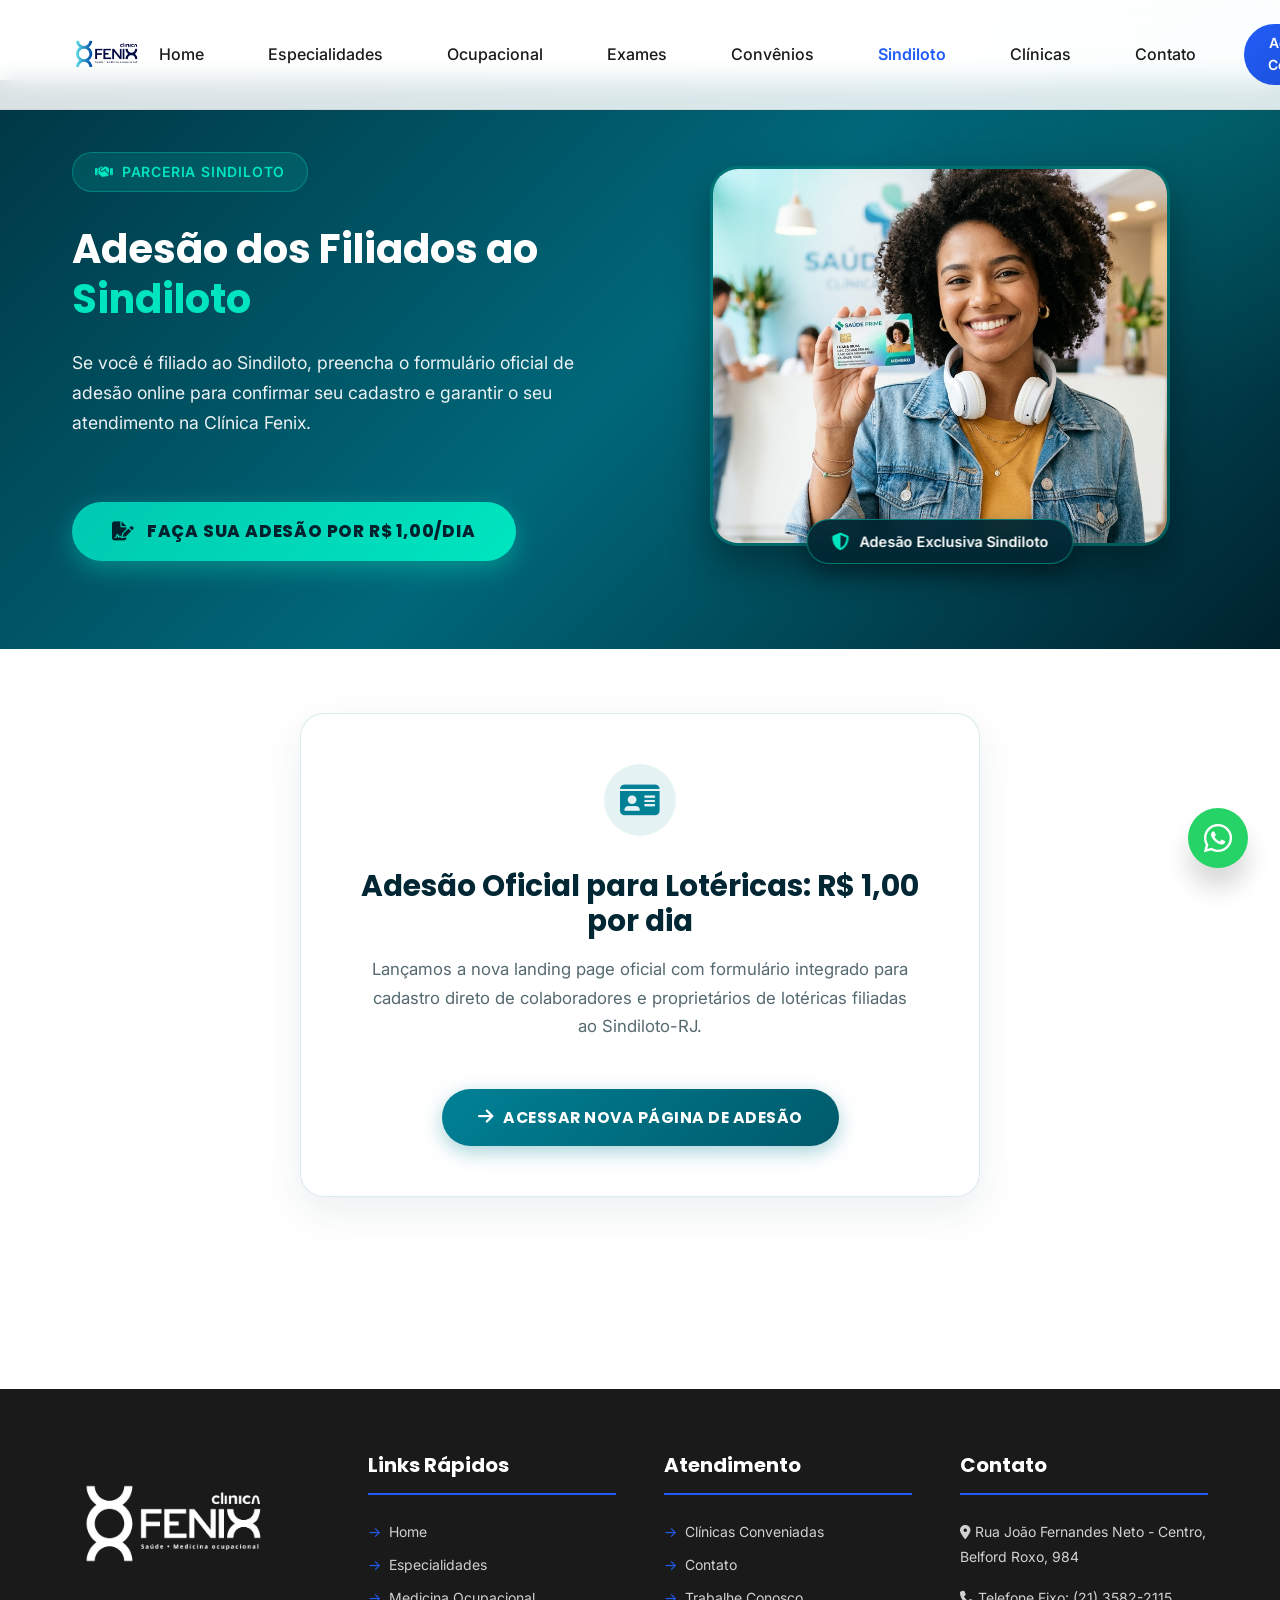
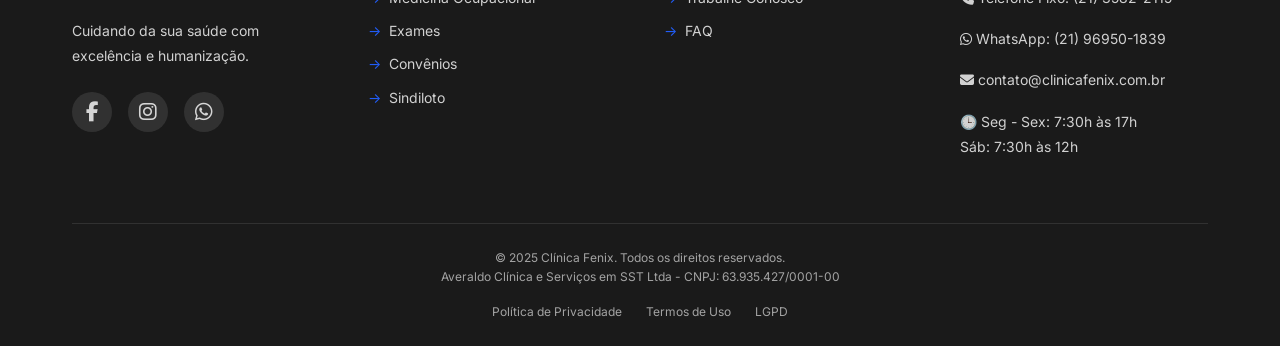
<file: sindicalizados.html>
<!DOCTYPE html>
<html lang="pt-BR" style="overflow-x: hidden; width: 100%; max-width: 100%;">
<head>
    <meta charset="UTF-8">
    <meta name="viewport" content="width=device-width, initial-scale=1.0">
    <title>Adesão Sindiloto | Clínica Fenix</title>
    <meta name="description" content="Formulário oficial de adesão para filiados ao Sindiloto na Clínica Fenix em Belford Roxo.">
    <meta name="keywords" content="adesao sindiloto, sindiloto clinica fenix, filiados sindiloto, belford roxo">
    <link rel="canonical" href="https://clinicafenix.com.br/sindicalizados.html">

    <!-- Open Graph / Facebook -->
    <meta property="og:type" content="website">
    <meta property="og:url" content="https://clinicafenix.com.br/sindicalizados.html">
    <meta property="og:title" content="Adesão Sindiloto | Clínica Fenix">
    <meta property="og:description" content="Formulário oficial de adesão para filiados ao Sindiloto na Clínica Fenix em Belford Roxo.">
    <meta property="og:image" content="https://clinicafenix.com.br/img/sindicalizados_home.png">
    <meta property="og:locale" content="pt_BR">

    <!-- Twitter -->
    <meta property="twitter:card" content="summary_large_image">
    <meta property="twitter:url" content="https://clinicafenix.com.br/sindicalizados.html">
    <meta property="twitter:title" content="Adesão Sindiloto | Clínica Fenix">
    <meta property="twitter:description" content="Formulário oficial de adesão para filiados ao Sindiloto na Clínica Fenix em Belford Roxo.">
    <meta property="twitter:image" content="https://clinicafenix.com.br/img/sindicalizados_home.png">

    <!-- Font Awesome -->
    <link rel="stylesheet" href="https://cdnjs.cloudflare.com/ajax/libs/font-awesome/6.5.2/css/all.min.css" integrity="sha512-SnH5WK+bZxgPHs44uWIX+LLJAJ9/2PkPKZ5QiAj6Ta86w+fsb2TkcmfRyVX3pBnMFcV7oQPJkl9QevSCWr3W6A==" crossorigin="anonymous" referrerpolicy="no-referrer" />
    
    <!-- Favicon -->
    <link rel="icon" type="image/png" href="img/LogoClinicaFenix.png">
    
    <!-- Google Fonts -->
    <link rel="preconnect" href="https://fonts.googleapis.com">
    <link rel="preconnect" href="https://fonts.gstatic.com" crossorigin>
    <link href="https://fonts.googleapis.com/css2?family=Inter:wght@300;400;500;600;700&family=Poppins:wght@400;500;600;700;800&display=swap" rel="stylesheet">
    
    <!-- CSS -->
    <link rel="stylesheet" href="css/main.min.css">
    
    <!-- AOS Animation Library -->
    <link rel="stylesheet" href="https://unpkg.com/aos@2.3.4/dist/aos.css">
</head>
<body>
    <!-- Header -->
    <header class="header shadow-sm">
        <div class="container header-container">
            <a href="index.html" class="logo">
                <img src="img/LogoClinicaFenix.png" alt="Clínica Fenix">
            </a>
            
            <nav class="nav" id="nav">
                <a href="index.html" class="nav-link">Home</a>
                <a href="especialidades.html" class="nav-link">Especialidades</a>
                <a href="medicina-ocupacional.html" class="nav-link">Ocupacional</a>
                <a href="exames.html" class="nav-link">Exames</a>
                <a href="convenios.html" class="nav-link">Convênios</a>
                <a href="sindicalizados.html" class="nav-link active">Sindiloto</a>
                <a href="clinicas-conveniadas.html" class="nav-link">Clínicas</a>
                <a href="contato.html" class="nav-link">Contato</a>
                
                <a href="https://wa.me/5521969501839" class="btn-agendar rounded-5" target="_blank">Agendar Consulta</a>
            </nav>
            
            <button class="menu-toggle" id="menuToggle">☰</button>
        </div>
        <div class="menu-overlay" id="menuOverlay"></div>
    </header>

    <!-- Conteúdo da Página de Sindiloto -->
    <main class="sindicalizados-page">
        <!-- Hero Header (Idêntico ao da Home) -->
        <section class="s-sindicalizados" id="sindicalizados">
            <div class="container sindicalizados-container">
                <div class="sindicalizados-wrapper">
                    <!-- Conteúdo Esquerda -->
                    <div class="sindicalizados-content" data-aos="fade-right">
                        <span class="badge-sindicalizado">
                            <i class="fas fa-handshake"></i> Parceria Sindiloto
                        </span>
                        <h1 class="title">
                            Adesão dos Filiados ao <span>Sindiloto</span>
                        </h1>
                        <p class="description">
                            Se você é filiado ao Sindiloto, preencha o formulário oficial de adesão online para confirmar seu cadastro e garantir o seu atendimento na Clínica Fenix.
                        </p>
                        <div class="sindicalizados-buttons">
                            <a href="sindicato.html" class="btn-adesao">
                                <i class="fas fa-file-signature me-2"></i> FAÇA SUA ADESÃO POR R$ 1,00/DIA
                            </a>
                        </div>
                    </div>

                    <!-- Imagem / Frame Direita -->
                    <div class="sindicalizados-image-side" data-aos="fade-left">
                        <div class="image-frame">
                            <img src="img/sindicato_model.jpg" alt="Adesão Sindiloto - Clínica Fenix">
                        </div>
                        <div class="badge-float">
                            <i class="fas fa-shield-halved"></i>
                            <span>Adesão Exclusiva Sindiloto</span>
                        </div>
                    </div>
                </div>
            </div>
        </section>

        <div class="container">
            <div class="sindiloto-card" data-aos="fade-up">
                <div class="card-icon-box">
                    <i class="fas fa-id-card"></i>
                </div>
                <h2>Adesão Oficial para Lotéricas: R$ 1,00 por dia</h2>
                <p>
                    Lançamos a nova landing page oficial com formulário integrado para cadastro direto de colaboradores e proprietários de lotéricas filiadas ao Sindiloto-RJ.
                </p>
                <a href="sindicato.html" class="btn-card-form">
                    <i class="fas fa-arrow-right"></i> ACESSAR NOVA PÁGINA DE ADESÃO
                </a>
            </div>
        </div>
    </main>

    <!-- Footer -->
    <footer class="footer">
        <div class="container">
            <div class="footer-content">
                <div class="footer-section footer-logo">
                    <img src="img/logonegativa.png" alt="Clínica Fenix">
                    <p>Cuidando da sua saúde com excelência e humanização.</p>
                    <div class="social-links">
                        <a href="https://www.facebook.com/clinicafenix" target="_blank" aria-label="Facebook"><i class="fab fa-facebook-f"></i></a>
                        <a href="https://www.instagram.com/clinicafenixsaude" target="_blank" aria-label="Instagram"><i class="fab fa-instagram"></i></a>
                        <a href="https://wa.me/5521969501839" target="_blank" aria-label="WhatsApp"><i class="fab fa-whatsapp"></i></a>
                    </div>
                </div>
                
                <div class="footer-section">
                    <h3>Links Rápidos</h3>
                    <ul>
                        <li><a href="index.html">Home</a></li>
                        <li><a href="especialidades.html">Especialidades</a></li>
                        <li><a href="medicina-ocupacional.html">Medicina Ocupacional</a></li>
                        <li><a href="exames.html">Exames</a></li>
                        <li><a href="convenios.html">Convênios</a></li>
                        <li><a href="sindicalizados.html">Sindiloto</a></li>
                    </ul>
                </div>
                
                <div class="footer-section">
                    <h3>Atendimento</h3>
                    <ul>
                        <li><a href="clinicas-conveniadas.html">Clínicas Conveniadas</a></li>
                        <li><a href="contato.html">Contato</a></li>
                        <li><a href="#">Trabalhe Conosco</a></li>
                        <li><a href="#">FAQ</a></li>
                    </ul>
                </div>
                
                <div class="footer-section">
                    <h3>Contato</h3>
                    <p><i class="fas fa-map-marker-alt"></i> Rua João Fernandes Neto - Centro, Belford Roxo, 984</p>
                    <p><i class="fas fa-phone"></i> Telefone Fixo: (21) 3582-2115</p>
                    <p><i class="fab fa-whatsapp"></i> WhatsApp: (21) 96950-1839</p>
                    <p><i class="fas fa-envelope"></i> contato@clinicafenix.com.br</p>
                    <p>🕒 Seg - Sex: 7:30h às 17h<br>Sáb: 7:30h às 12h</p>
                </div>
            </div>
            
            <div class="footer-bottom">
                <p>&copy; 2025 Clínica Fenix. Todos os direitos reservados. <br> Averaldo Clínica e Serviços em SST Ltda - CNPJ: 63.935.427/0001-00</p>
                <div class="footer-links">
                    <a href="#">Política de Privacidade</a>
                    <a href="#">Termos de Uso</a>
                    <a href="#">LGPD</a>
                </div>
            </div>
        </div>
    </footer>

    <!-- WhatsApp Flutuante -->
    <a href="https://wa.me/5521969501839" class="whatsapp-float" target="_blank" aria-label="WhatsApp">
        <i class="fab fa-whatsapp"></i>
    </a>

    <!-- Scripts -->
    <script src="https://unpkg.com/aos@2.3.4/dist/aos.js"></script>
    <script src="js/main.js"></script>
</body>
</html>
</file>
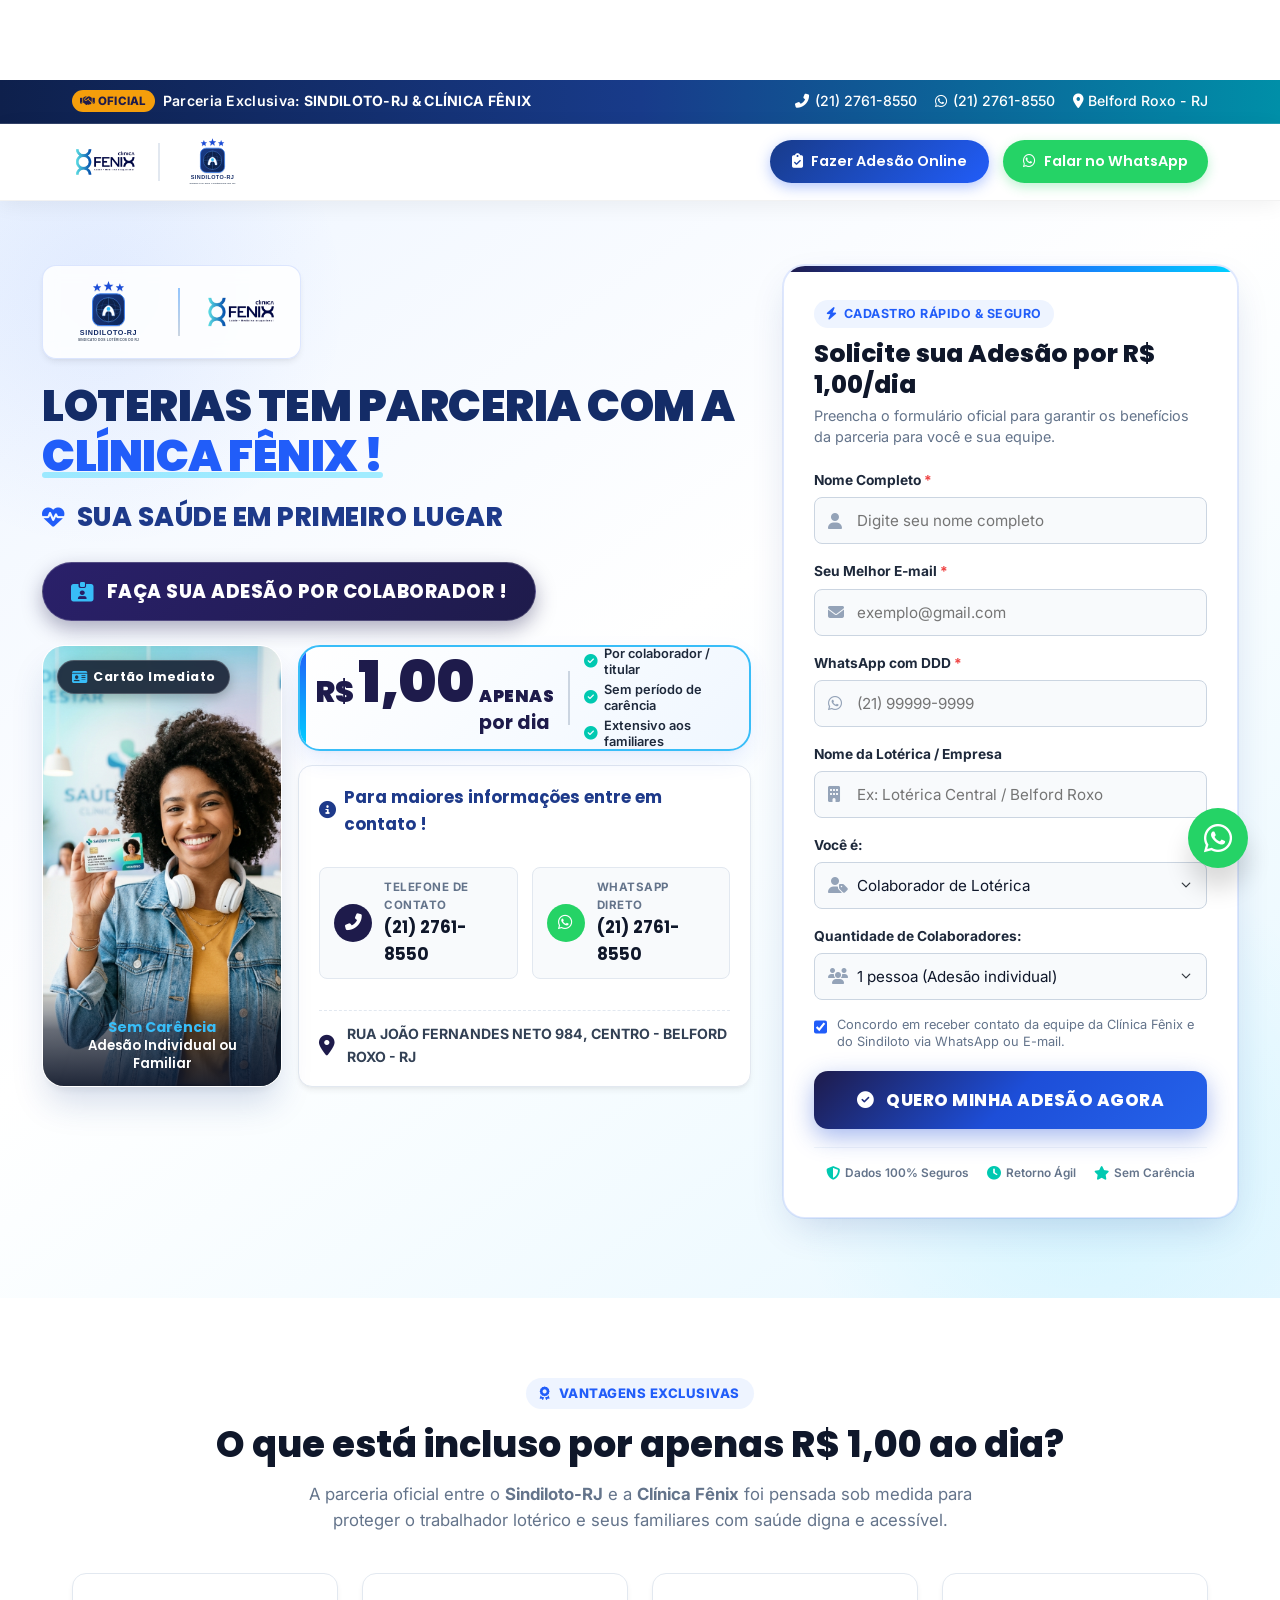
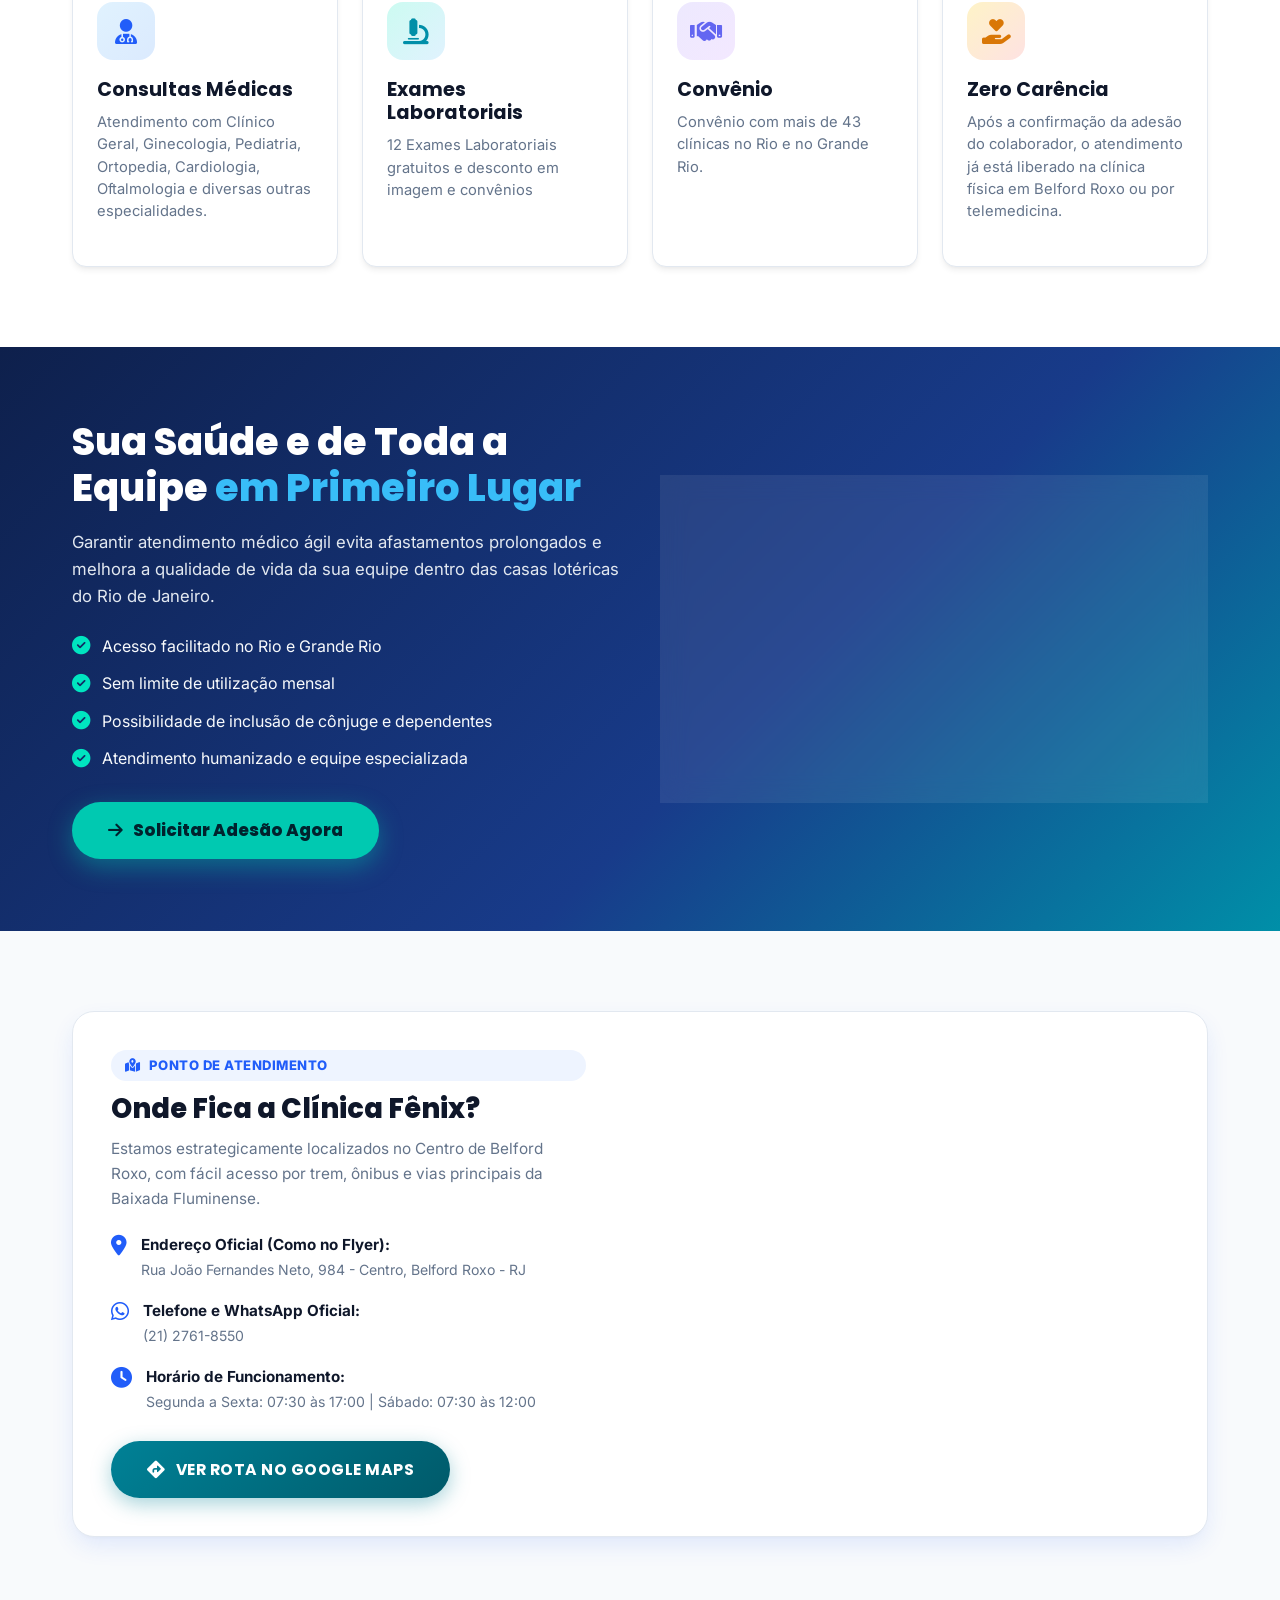
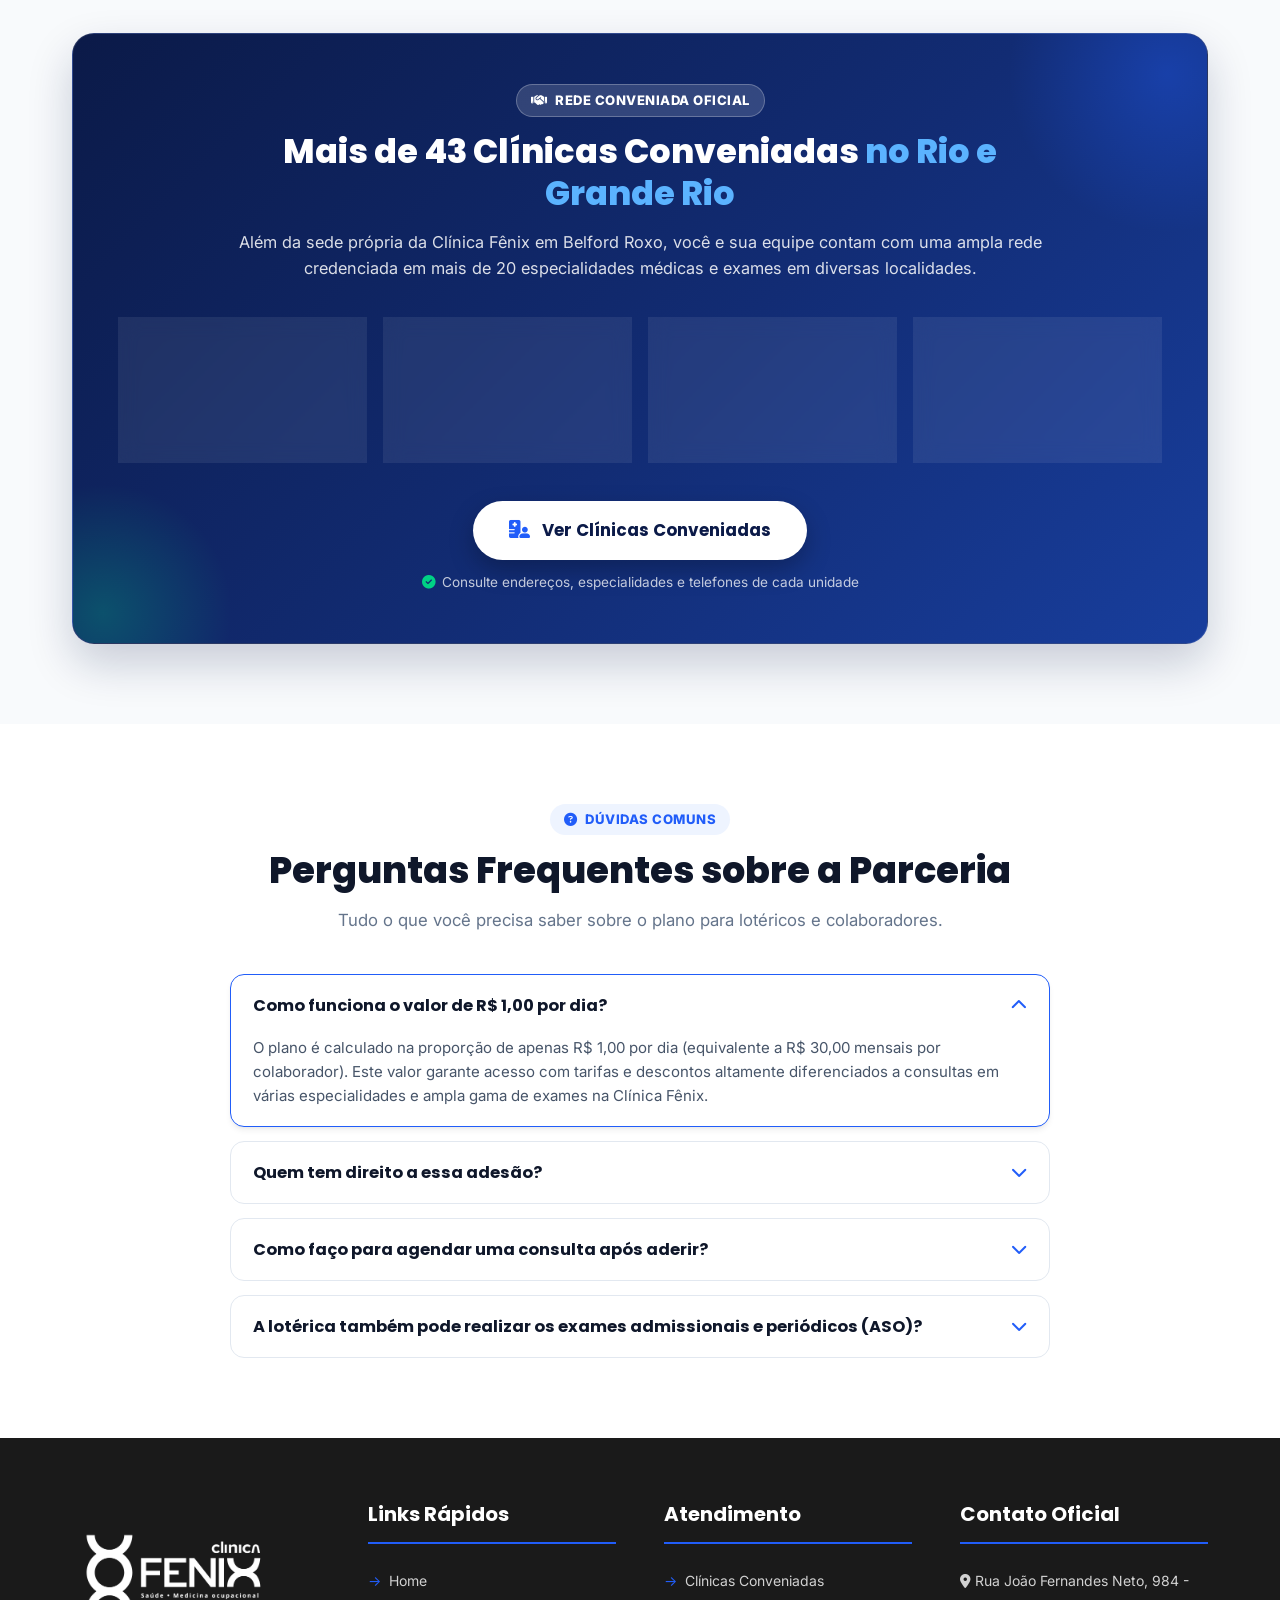
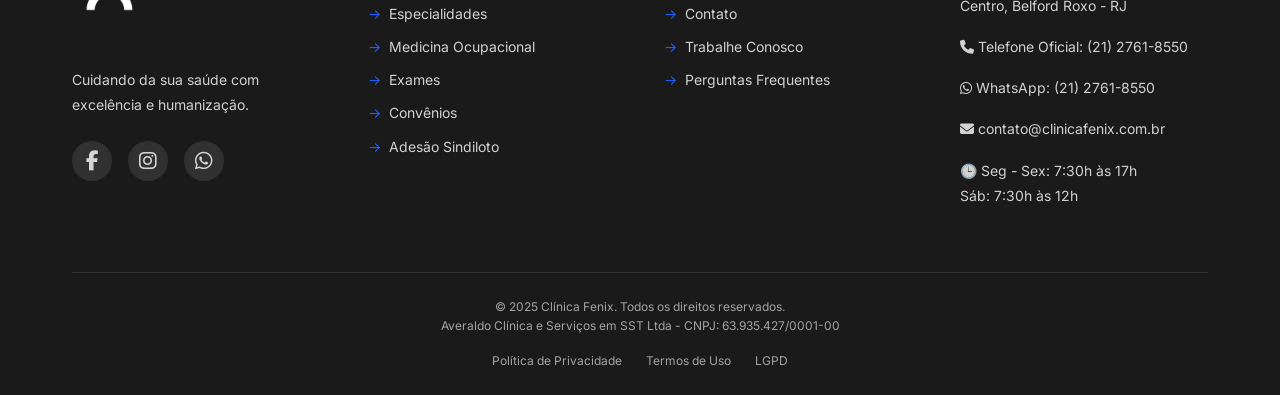
<file: sindicato.html>
<!DOCTYPE html>
<html lang="pt-BR" style="overflow-x: hidden; width: 100%; max-width: 100%;">
<head>
    <meta charset="UTF-8">
    <meta name="viewport" content="width=device-width, initial-scale=1.0">
    <title>Parceria SINDILOTO-RJ &amp; Clínica Fênix | Sua Saúde em Primeiro Lugar</title>
    <meta name="description" content="Loterias têm parceria oficial com a Clínica Fênix! Faça a sua adesão por colaborador por apenas R$ 1,00 ao dia. Sua saúde em primeiro lugar em Belford Roxo.">
    <meta name="keywords" content="sindiloto, clinica fenix, sindicato lotericos rj, adesao colaborador, saude em primeiro lugar, belford roxo, loterias parceria">
    <link rel="canonical" href="https://clinicafenix.com.br/sindicato.html">

    <!-- Open Graph / Facebook -->
    <meta property="og:type" content="website">
    <meta property="og:url" content="https://clinicafenix.com.br/sindicato.html">
    <meta property="og:title" content="LOTERIAS tem parceria com a CLÍNICA FÊNIX ! Sua Saúde em Primeiro Lugar">
    <meta property="og:description" content="Faça sua adesão por colaborador por apenas R$ 1,00 por dia. Atendimento completo para lotéricos e familiares na Clínica Fênix.">
    <meta property="og:image" content="https://clinicafenix.com.br/img/sindicato_model.jpg">
    <meta property="og:locale" content="pt_BR">

    <!-- Twitter -->
    <meta property="twitter:card" content="summary_large_image">
    <meta property="twitter:url" content="https://clinicafenix.com.br/sindicato.html">
    <meta property="twitter:title" content="LOTERIAS tem parceria com a CLÍNICA FÊNIX !">
    <meta property="twitter:description" content="Faça sua adesão por colaborador por apenas R$ 1,00 por dia.">
    <meta property="twitter:image" content="https://clinicafenix.com.br/img/sindicato_model.jpg">

    <!-- Favicon -->
    <link rel="icon" type="image/png" href="img/LogoClinicaFenix.png">

    <!-- Font Awesome 6 -->
    <link rel="stylesheet" href="https://cdnjs.cloudflare.com/ajax/libs/font-awesome/6.5.2/css/all.min.css" integrity="sha512-SnH5WK+bZxgPHs44uWIX+LLJAJ9/2PkPKZ5QiAj6Ta86w+fsb2TkcmfRyVX3pBnMFcV7oQPJkl9QevSCWr3W6A==" crossorigin="anonymous" referrerpolicy="no-referrer" />
    
    <!-- Google Fonts: Inter & Poppins -->
    <link rel="preconnect" href="https://fonts.googleapis.com">
    <link rel="preconnect" href="https://fonts.gstatic.com" crossorigin>
    <link href="https://fonts.googleapis.com/css2?family=Inter:wght@300;400;500;600;700;800&family=Poppins:wght@400;500;600;700;800;900&display=swap" rel="stylesheet">
    
    <!-- CSS Base do Site + CSS Específico da Landing Page Sindicato -->
    <link rel="stylesheet" href="css/main.min.css">
    <link rel="stylesheet" href="css/sindicato.css">
    
    <!-- AOS Animation Library -->
    <link rel="stylesheet" href="https://unpkg.com/aos@2.3.4/dist/aos.css">
</head>
<body class="sindicato-landing-page">

    <!-- Faixa Superior de Parceria Oficial -->
    <div class="sindicato-topbar">
        <div class="container topbar-content">
            <div class="topbar-tag">
                <span class="badge-sparkle"><i class="fas fa-handshake"></i> Oficial</span>
                <span>Parceria Exclusiva: <strong>SINDILOTO-RJ &amp; CLÍNICA FÊNIX</strong></span>
            </div>
            <div class="topbar-contacts">
                <a href="tel:2127618550"><i class="fas fa-phone-alt"></i> (21) 2761-8550</a>
                <a href="https://wa.me/552127618550?text=Ol%C3%A1%2C%20vim%20pela%20p%C3%A1gina%20do%20Sindiloto!" target="_blank" rel="noopener noreferrer">
                    <i class="fab fa-whatsapp"></i> (21) 2761-8550
                </a>
                <span><i class="fas fa-map-marker-alt"></i> Belford Roxo - RJ</span>
            </div>
        </div>
    </div>

    <!-- Header com Co-branding Fênix & Sindiloto -->
    <header class="header sindicato-header">
        <div class="container sindicato-header-container">
            <!-- Logos Parceiros -->
            <div class="header-partner-logos">
                <a href="index.html" class="fenix-brand" title="Clínica Fênix">
                    <img src="img/LogoClinicaFenix.png" alt="Clínica Fênix - Saúde e Medicina Ocupacional">
                </a>
                <div class="brand-divider"></div>
                <div class="sindi-brand" title="SINDILOTO-RJ">
                    <img src="img/sindiloto_logo.svg" alt="SINDILOTO-RJ - Sindicato dos Lotéricos do Estado do Rio de Janeiro">
                </div>
            </div>

            <!-- Botões de Ação Rápida -->
            <div class="header-actions">
                <a href="#formulario-adesao" class="btn-header-form">
                    <i class="fas fa-clipboard-check"></i> Fazer Adesão Online
                </a>
                <a href="https://wa.me/552127618550?text=Ol%C3%A1!%20Gostaria%20de%20informa%C3%A7%C3%B5es%20sobre%20a%20ades%C3%A3o%20do%20Sindiloto." class="btn-header-whatsapp" target="_blank" rel="noopener noreferrer">
                    <i class="fab fa-whatsapp"></i> Falar no WhatsApp
                </a>
            </div>
        </div>
    </header>

    <!-- SEÇÃO PRINCIPAL (HERO) COM COPY EXATA DA IMAGEM E FORMULÁRIO -->
    <main>
        <section class="sindicato-hero" id="inicio">
            <div class="container">
                <div class="hero-grid">
                    
                    <!-- COLUNA ESQUERDA: COPY DO FLYER DA IMAGEM -->
                    <div class="hero-copy-column" data-aos="fade-right">
                        
                        <!-- Header de Logos do Flyer -->
                        <div class="hero-flyer-logos">
                            <img src="img/sindiloto_logo.svg" alt="SINDILOTO-RJ" class="flyer-logo-sindi">
                            <div class="flyer-logo-divider"></div>
                            <img src="img/LogoClinicaFenix.png" alt="Clínica Fênix" class="flyer-logo-fenix">
                        </div>

                        <!-- Headline do Flyer -->
                        <h1 class="hero-headline">
                            LOTERIAS tem parceria com a <span>CLÍNICA FÊNIX !</span>
                        </h1>

                        <!-- Sub-headline do Flyer -->
                        <div class="hero-subheadline">
                            <i class="fas fa-heart-pulse"></i> SUA SAÚDE EM PRIMEIRO LUGAR
                        </div>

                        <!-- Badge Pill do Flyer -->
                        <div class="flyer-pill-container">
                            <div class="badge-adesao-pill">
                                <i class="fas fa-id-card-clip"></i> FAÇA SUA ADESÃO POR COLABORADOR !
                            </div>
                        </div>

                        <!-- LINHA CENTRAL DO FLYER: FOTO DA MODELO À ESQUERDA + PREÇO E CONTATOS À DIREITA -->
                        <div class="flyer-mid-row">
                            <!-- Coluna da Foto da Modelo (Formato Retrato Fiel ao Flyer) -->
                            <div class="flyer-model-col">
                                <div class="hero-model-showcase">
                                    <img src="img/sindicato_model.jpg" alt="Colaboradora com Cartão de Adesão da Clínica Fênix e Sindiloto">
                                    <div class="model-badge-top-chip">
                                        <i class="fas fa-id-card"></i> Cartão Imediato
                                    </div>
                                    <div class="model-badge-bottom-caption">
                                        <strong>Sem Carência</strong>
                                        Adesão Individual ou Familiar
                                    </div>
                                </div>
                            </div>

                            <!-- Coluna de Preço e Contatos (Idêntica ao Flyer) -->
                            <div class="flyer-offer-col">
                                <!-- Card de Preço em Destaque (Visual R$ 1,00 APENAS por dia) -->
                                <div class="price-showcase-card">
                                    <div class="price-main-block">
                                        <span class="price-currency">R$</span>
                                        <span class="price-number">1,00</span>
                                        <div class="price-labels">
                                            <span class="price-apenas">APENAS</span>
                                            <span class="price-period">por dia</span>
                                        </div>
                                    </div>

                                    <div class="price-divider"></div>

                                    <div class="price-benefit-list">
                                        <div class="price-benefit-item">
                                            <i class="fas fa-circle-check"></i> Por colaborador / titular
                                        </div>
                                        <div class="price-benefit-item">
                                            <i class="fas fa-circle-check"></i> Sem período de carência
                                        </div>
                                        <div class="price-benefit-item">
                                            <i class="fas fa-circle-check"></i> Extensivo aos familiares
                                        </div>
                                    </div>
                                </div>

                                <!-- Seção de Contatos e Localização do Flyer -->
                                <div class="flyer-contacts-box">
                                    <div class="flyer-contacts-title">
                                        <i class="fas fa-info-circle"></i> Para maiores informações entre em contato !
                                    </div>

                                    <div class="flyer-contacts-grid">
                                        <a href="tel:2127618550" class="flyer-contact-pill">
                                            <div class="flyer-contact-icon">
                                                <i class="fas fa-phone-alt"></i>
                                            </div>
                                            <div class="flyer-contact-info">
                                                <span>Telefone de Contato</span>
                                                <strong>(21) 2761-8550</strong>
                                            </div>
                                        </a>

                                        <a href="https://wa.me/552127618550?text=Ol%C3%A1!%20Vim%20pela%20p%C3%A1gina%20Sindiloto%20e%20gostaria%20de%20informa%C3%A7%C3%B5es." class="flyer-contact-pill" target="_blank" rel="noopener noreferrer">
                                            <div class="flyer-contact-icon whatsapp">
                                                <i class="fab fa-whatsapp"></i>
                                            </div>
                                            <div class="flyer-contact-info">
                                                <span>WhatsApp Direto</span>
                                                <strong>(21) 2761-8550</strong>
                                            </div>
                                        </a>
                                    </div>

                                    <div class="flyer-location-row">
                                        <i class="fas fa-location-dot"></i>
                                        <div>
                                            <strong>RUA JOÃO FERNANDES NETO 984, CENTRO - BELFORD ROXO - RJ</strong>
                                        </div>
                                    </div>
                                </div>
                            </div>
                        </div>

                    </div>

                    <!-- COLUNA DIREITA: FORMULÁRIO DE ADESÃO (NOME, EMAIL, WHATSAPP) -->
                    <div class="hero-form-column" id="formulario-adesao" data-aos="fade-left">
                        <div class="adesao-form-card">
                            <div class="form-header-badge">
                                <i class="fas fa-bolt"></i> Cadastro Rápido &amp; Seguro
                            </div>
                            <h2 class="form-header-title">Solicite sua Adesão por R$ 1,00/dia</h2>
                            <p class="form-header-subtitle">
                                Preencha o formulário oficial para garantir os benefícios da parceria para você e sua equipe.
                            </p>

                            <form id="formAdesaoSindicato" onsubmit="return window.handleAdesaoSubmit(event);">
                                <!-- Campo Nome -->
                                <div class="form-group-item">
                                    <label for="adesaoNome" class="form-label">Nome Completo <span class="required">*</span></label>
                                    <div class="input-with-icon">
                                        <i class="fas fa-user"></i>
                                        <input type="text" id="adesaoNome" class="form-input-control" placeholder="Digite seu nome completo" required>
                                    </div>
                                </div>

                                <!-- Campo Email -->
                                <div class="form-group-item">
                                    <label for="adesaoEmail" class="form-label">Seu Melhor E-mail <span class="required">*</span></label>
                                    <div class="input-with-icon">
                                        <i class="fas fa-envelope"></i>
                                        <input type="email" id="adesaoEmail" class="form-input-control" placeholder="exemplo@gmail.com" required>
                                    </div>
                                </div>

                                <!-- Campo WhatsApp -->
                                <div class="form-group-item">
                                    <label for="adesaoWhatsapp" class="form-label">WhatsApp com DDD <span class="required">*</span></label>
                                    <div class="input-with-icon">
                                        <i class="fab fa-whatsapp"></i>
                                        <input type="tel" id="adesaoWhatsapp" class="form-input-control" placeholder="(21) 99999-9999" maxlength="15" required>
                                    </div>
                                </div>

                                <!-- Campo Nome da Lotérica / Empresa -->
                                <div class="form-group-item">
                                    <label for="adesaoEmpresa" class="form-label">Nome da Lotérica / Empresa</label>
                                    <div class="input-with-icon">
                                        <i class="fas fa-building"></i>
                                        <input type="text" id="adesaoEmpresa" name="empresa" class="form-input-control" placeholder="Ex: Lotérica Central / Belford Roxo">
                                    </div>
                                </div>

                                <!-- Perfil -->
                                <div class="form-group-item">
                                    <label for="adesaoPerfil" class="form-label">Você é:</label>
                                    <div class="input-with-icon">
                                        <i class="fas fa-user-tag"></i>
                                        <select id="adesaoPerfil" class="form-select-control">
                                            <option value="Colaborador">Colaborador de Lotérica</option>
                                            <option value="Proprietário">Proprietário / Gestor de Lotérica</option>
                                            <option value="Dependente">Dependente / Familiar</option>
                                            <option value="Outro">Outro Filiado ao Sindiloto</option>
                                        </select>
                                    </div>
                                </div>

                                <!-- Quantidade de Colaboradores -->
                                <div class="form-group-item">
                                    <label for="adesaoColaboradores" class="form-label">Quantidade de Colaboradores:</label>
                                    <div class="input-with-icon">
                                        <i class="fas fa-users"></i>
                                        <select id="adesaoColaboradores" class="form-select-control">
                                            <option value="1 colaborador">1 pessoa (Adesão individual)</option>
                                            <option value="2 a 5 colaboradores">2 a 5 colaboradores</option>
                                            <option value="6 a 10 colaboradores">6 a 10 colaboradores</option>
                                            <option value="Mais de 10 colaboradores">Mais de 10 colaboradores</option>
                                        </select>
                                    </div>
                                </div>

                                <!-- Checkbox de Termos e LGPD -->
                                <label class="form-checkbox-label">
                                    <input type="checkbox" id="adesaoTermos" checked required>
                                    <span>Concordo em receber contato da equipe da Clínica Fênix e do Sindiloto via WhatsApp ou E-mail.</span>
                                </label>

                                <!-- Botão de Submissão -->
                                <button type="submit" class="btn-submit-adesao">
                                    <i class="fas fa-check-circle"></i> Quero Minha Adesão Agora
                                </button>
                            </form>

                            <!-- Selos de Confiança -->
                            <div class="form-trust-seals">
                                <span><i class="fas fa-shield-alt"></i> Dados 100% Seguros</span>
                                <span><i class="fas fa-clock"></i> Retorno Ágil</span>
                                <span><i class="fas fa-star"></i> Sem Carência</span>
                            </div>
                        </div>
                    </div>

                </div>
            </div>
        </section>

        <!-- SEÇÃO: O QUE ESTÁ INCLUSO POR APENAS R$ 1,00 POR DIA -->
        <section class="sindicato-benefits" id="vantagens">
            <div class="container">
                <div style="text-align: center;">
                    <span class="section-tag"><i class="fas fa-award"></i> Vantagens Exclusivas</span>
                    <h2 class="section-title-center">O que está incluso por apenas R$ 1,00 ao dia?</h2>
                    <p class="section-subtitle-center">
                        A parceria oficial entre o <strong>Sindiloto-RJ</strong> e a <strong>Clínica Fênix</strong> foi pensada sob medida para proteger o trabalhador lotérico e seus familiares com saúde digna e acessível.
                    </p>
                </div>

                <div class="benefits-grid">
                    <!-- Card 1 -->
                    <div class="benefit-card" data-aos="fade-up" data-aos-delay="100">
                        <div class="benefit-icon-wrapper">
                            <i class="fas fa-user-doctor"></i>
                        </div>
                        <h3 class="benefit-title">Consultas Médicas</h3>
                        <p class="benefit-text">
                            Atendimento com Clínico Geral, Ginecologia, Pediatria, Ortopedia, Cardiologia, Oftalmologia e diversas outras especialidades.
                        </p>
                    </div>

                    <!-- Card 2 -->
                    <div class="benefit-card" data-aos="fade-up" data-aos-delay="200">
                        <div class="benefit-icon-wrapper">
                            <i class="fas fa-microscope"></i>
                        </div>
                        <h3 class="benefit-title">Exames Laboratoriais</h3>
                        <p class="benefit-text">
                            12 Exames Laboratoriais gratuitos e desconto em imagem e convênios
                        </p>
                    </div>

                    <!-- Card 3 -->
                    <div class="benefit-card" data-aos="fade-up" data-aos-delay="300">
                        <div class="benefit-icon-wrapper">
                            <i class="fas fa-handshake"></i>
                        </div>
                        <h3 class="benefit-title">Convênio</h3>
                        <p class="benefit-text">
                            Convênio com mais de 43 clínicas no Rio e no Grande Rio.
                        </p>
                    </div>

                    <!-- Card 4 -->
                    <div class="benefit-card" data-aos="fade-up" data-aos-delay="400">
                        <div class="benefit-icon-wrapper">
                            <i class="fas fa-hand-holding-heart"></i>
                        </div>
                        <h3 class="benefit-title">Zero Carência</h3>
                        <p class="benefit-text">
                            Após a confirmação da adesão do colaborador, o atendimento já está liberado na clínica física em Belford Roxo ou por telemedicina.
                        </p>
                    </div>
                </div>
            </div>
        </section>

        <!-- SEÇÃO: CALLOUT DE VALOR & MOTIVOS PARA ADERIR -->
        <section class="sindicato-value-callout">
            <div class="container">
                <div class="value-grid">
                    <div class="value-text-side" data-aos="fade-right">
                        <h2>Sua Saúde e de Toda a Equipe <span>em Primeiro Lugar</span></h2>
                        <p>
                            Garantir atendimento médico ágil evita afastamentos prolongados e melhora a qualidade de vida da sua equipe dentro das casas lotéricas do Rio de Janeiro.
                        </p>
                        <ul class="value-features">
                            <li><i class="fas fa-check-circle"></i> Acesso facilitado no Rio e Grande Rio</li>
                            <li><i class="fas fa-check-circle"></i> Sem limite de utilização mensal</li>
                            <li><i class="fas fa-check-circle"></i> Possibilidade de inclusão de cônjuge e dependentes</li>
                            <li><i class="fas fa-check-circle"></i> Atendimento humanizado e equipe especializada</li>
                        </ul>
                        <a href="#formulario-adesao" class="btn-value-cta">
                            <i class="fas fa-arrow-right"></i> Solicitar Adesão Agora
                        </a>
                    </div>

                    <div class="value-box-side" data-aos="fade-left">
                        <div class="huge-price">R$ 1,00</div>
                        <div class="sub-price">APENAS POR DIA POR COLABORADOR</div>
                        <p class="price-desc">
                            Investimento de aproximadamente R$ 30,00 por mês por colaborador. Tranquilidade total para a gestão da lotérica e saúde para quem trabalha no dia a dia.
                        </p>
                        <a href="https://wa.me/552127618550?text=Ol%C3%A1%2C%20quero%20tirar%20d%C3%BAvidas%20sobre%20a%20ades%C3%A3o%20Sindiloto!" class="btn-header-whatsapp" target="_blank" rel="noopener noreferrer" style="justify-content: center; width: 100%;">
                            <i class="fab fa-whatsapp"></i> Tirar Dúvidas no WhatsApp
                        </a>
                    </div>
                </div>
            </div>
        </section>

        <!-- SEÇÃO: LOCALIZAÇÃO E CONTATO OFICIAL (FLYER) -->
        <section class="sindicato-location" id="localizacao">
            <div class="container">
                <div class="location-card-container" data-aos="fade-up">
                    <div class="location-info-side">
                        <span class="section-tag"><i class="fas fa-map-marked-alt"></i> Ponto de Atendimento</span>
                        <h3>Onde Fica a Clínica Fênix?</h3>
                        <p>
                            Estamos estrategicamente localizados no Centro de Belford Roxo, com fácil acesso por trem, ônibus e vias principais da Baixada Fluminense.
                        </p>

                        <div class="location-details-list">
                            <div class="location-detail-item">
                                <i class="fas fa-location-dot"></i>
                                <div>
                                    <strong>Endereço Oficial (Como no Flyer):</strong>
                                    <span>Rua João Fernandes Neto, 984 - Centro, Belford Roxo - RJ</span>
                                </div>
                            </div>

                            <div class="location-detail-item">
                                <i class="fab fa-whatsapp"></i>
                                <div>
                                    <strong>Telefone e WhatsApp Oficial:</strong>
                                    <span>(21) 2761-8550</span>
                                </div>
                            </div>

                            <div class="location-detail-item">
                                <i class="fas fa-clock"></i>
                                <div>
                                    <strong>Horário de Funcionamento:</strong>
                                    <span>Segunda a Sexta: 07:30 às 17:00 | Sábado: 07:30 às 12:00</span>
                                </div>
                            </div>
                        </div>

                        <a href="https://maps.google.com/?q=Rua+Jo%C3%A3o+Fernandes+Neto+984+Belford+Roxo" class="btn-card-form" target="_blank" rel="noopener noreferrer" style="width: fit-content;">
                            <i class="fas fa-diamond-turn-right"></i> Ver Rota no Google Maps
                        </a>
                    </div>

                    <div class="location-map-side">
                        <iframe 
                            src="https://www.google.com/maps/embed?pb=!1m18!1m12!1m3!1d3678.890695011746!2d-43.40216232378951!3d-22.76442647935409!2m3!1f0!2f0!3f0!3m2!1i1024!2i768!4f13.1!3m3!1m2!1s0x9967a552bfdbcf%3A0xe543fa0c98fec3b5!2sR.%20Jo%C3%A3o%20Fernandes%20Neto%2C%20984%20-%20Centro%2C%20Belford%20Roxo%20-%20RJ%2C%2026113-250!5e0!3m2!1spt-BR!2sbr!4v1700000000000!5m2!1spt-BR!2sbr" 
                            allowfullscreen="" 
                            loading="lazy" 
                            referrerpolicy="no-referrer-when-downgrade" 
                            title="Localização da Clínica Fênix">
                        </iframe>
                    </div>
                </div>
            </div>
        </section>

        <!-- SEÇÃO: CLÍNICAS CONVENIADAS (REDE CREDENCIADA) -->
        <section class="sindicato-conveniadas" id="clinicas-conveniadas">
            <div class="container">
                <div class="conveniadas-card" data-aos="fade-up">
                    <div class="conveniadas-header">
                        <span class="section-tag"><i class="fas fa-handshake"></i> Rede Conveniada Oficial</span>
                        <h2>Mais de 43 Clínicas Conveniadas <span>no Rio e Grande Rio</span></h2>
                        <p>
                            Além da sede própria da Clínica Fênix em Belford Roxo, você e sua equipe contam com uma ampla rede credenciada em mais de 20 especialidades médicas e exames em diversas localidades.
                        </p>
                    </div>

                    <div class="conveniadas-regions-grid">
                        <div class="region-pill-card">
                            <div class="region-pill-icon"><i class="fas fa-map-pin"></i></div>
                            <div>
                                <strong>Baixada Fluminense</strong>
                                <span>Belford Roxo, Nova Iguaçu, Duque de Caxias, Nilópolis e Meriti</span>
                            </div>
                        </div>

                        <div class="region-pill-card">
                            <div class="region-pill-icon"><i class="fas fa-map-pin"></i></div>
                            <div>
                                <strong>Zona Central &amp; Sul</strong>
                                <span>Centro, São Cristóvão, Botafogo, Copacabana e Tijuca</span>
                            </div>
                        </div>

                        <div class="region-pill-card">
                            <div class="region-pill-icon"><i class="fas fa-map-pin"></i></div>
                            <div>
                                <strong>Zona Norte &amp; Oeste</strong>
                                <span>Madureira, Méier, Penha, Campo Grande, Bangu e Jacarepaguá</span>
                            </div>
                        </div>

                        <div class="region-pill-card">
                            <div class="region-pill-icon"><i class="fas fa-map-pin"></i></div>
                            <div>
                                <strong>Região Metropolitana</strong>
                                <span>Niterói, São Gonçalo, Itaboraí e adjacências</span>
                            </div>
                        </div>
                    </div>

                    <div class="conveniadas-cta-wrapper">
                        <a href="clinicas-conveniadas.html" id="btnVerClinicasConveniadas" class="btn-conveniadas-action">
                            <i class="fas fa-hospital-user"></i> Ver Clínicas Conveniadas
                        </a>
                        <span class="conveniadas-cta-note">
                            <i class="fas fa-check-circle"></i> Consulte endereços, especialidades e telefones de cada unidade
                        </span>
                    </div>
                </div>
            </div>
        </section>

        <!-- SEÇÃO: PERGUNTAS FREQUENTES (FAQ) -->
        <section class="sindicato-faq" id="faq">
            <div class="container">
                <div style="text-align: center;">
                    <span class="section-tag"><i class="fas fa-circle-question"></i> Dúvidas Comuns</span>
                    <h2 class="section-title-center">Perguntas Frequentes sobre a Parceria</h2>
                    <p class="section-subtitle-center">
                        Tudo o que você precisa saber sobre o plano para lotéricos e colaboradores.
                    </p>
                </div>

                <div class="faq-accordion">
                    <div class="faq-item active">
                        <button class="faq-question">
                            <span>Como funciona o valor de R$ 1,00 por dia?</span>
                            <i class="fas fa-chevron-down"></i>
                        </button>
                        <div class="faq-answer">
                            O plano é calculado na proporção de apenas R$ 1,00 por dia (equivalente a R$ 30,00 mensais por colaborador). Este valor garante acesso com tarifas e descontos altamente diferenciados a consultas em várias especialidades e ampla gama de exames na Clínica Fênix.
                        </div>
                    </div>

                    <div class="faq-item">
                        <button class="faq-question">
                            <span>Quem tem direito a essa adesão?</span>
                            <i class="fas fa-chevron-down"></i>
                        </button>
                        <div class="faq-answer">
                            Todos os colaboradores registrados de casas lotéricas filiadas ao Sindiloto-RJ, proprietários e administradores de lotéricas, além de seus dependentes diretos (cônjuge e filhos).
                        </div>
                    </div>

                    <div class="faq-item">
                        <button class="faq-question">
                            <span>Como faço para agendar uma consulta após aderir?</span>
                            <i class="fas fa-chevron-down"></i>
                        </button>
                        <div class="faq-answer">
                            Após enviar seus dados pelo formulário ou no balcão da Clínica Fênix, seu cadastro é ativado de imediato. Para agendar, basta entrar em contato pelo telefone ou WhatsApp no número (21) 2761-8550.
                        </div>
                    </div>

                    <div class="faq-item">
                        <button class="faq-question">
                            <span>A lotérica também pode realizar os exames admissionais e periódicos (ASO)?</span>
                            <i class="fas fa-chevron-down"></i>
                        </button>
                        <div class="faq-answer">
                            Sim! A Clínica Fênix conta com setor especializado em Medicina Ocupacional e Segurança do Trabalho, emitindo ASOs com envio direto ao eSocial conforme as exigências legais.
                        </div>
                    </div>
                </div>
            </div>
        </section>
    </main>

    <!-- MODAL DE CONFIRMAÇÃO DE ENVIO COM ABERTURA DO WHATSAPP -->
    <div class="submission-modal-overlay" id="modalSuccessAdesao">
        <div class="submission-modal-card">
            <div class="modal-icon-success">
                <i class="fas fa-check"></i>
            </div>
            <h3 class="modal-title">Solicitação Enviada!</h3>
            <p class="modal-desc">
                Olá, <span id="modalUserName" style="font-weight: 700; color: #215df9;"></span>! Seus dados foram registrados com sucesso no sistema da parceria SINDILOTO-RJ &amp; Clínica Fênix.
                Para acelerar seu atendimento e já validar sua carteirinha, clique no botão abaixo para conversar com nossa atendente no WhatsApp:
            </p>
            <a href="#" id="modalWhatsappLink" class="modal-cta-whatsapp" target="_blank" rel="noopener noreferrer">
                <i class="fab fa-whatsapp"></i> Finalizar Adesão no WhatsApp
            </a>
            <button type="button" class="modal-btn-close" id="btnCloseModal" onclick="window.closeAdesaoModal();">
                Fechar Janela
            </button>
        </div>
    </div>

    <!-- FOOTER OFICIAL COM A IDENTIDADE VISUAL DA CLÍNICA FÊNIX -->
    <footer class="footer">
        <div class="container">
            <div class="footer-content">
                <div class="footer-section footer-logo">
                    <img src="img/logonegativa.png" alt="Clínica Fênix">
                    <p>Cuidando da sua saúde com excelência e humanização.</p>
                    <div class="social-links">
                        <a href="https://www.facebook.com/clinicafenix" target="_blank" aria-label="Facebook"><i class="fab fa-facebook-f"></i></a>
                        <a href="https://www.instagram.com/clinicafenixsaude" target="_blank" aria-label="Instagram"><i class="fab fa-instagram"></i></a>
                        <a href="https://wa.me/552127618550" target="_blank" aria-label="WhatsApp"><i class="fab fa-whatsapp"></i></a>
                    </div>
                </div>
                
                <div class="footer-section">
                    <h3>Links Rápidos</h3>
                    <ul>
                        <li><a href="index.html">Home</a></li>
                        <li><a href="especialidades.html">Especialidades</a></li>
                        <li><a href="medicina-ocupacional.html">Medicina Ocupacional</a></li>
                        <li><a href="exames.html">Exames</a></li>
                        <li><a href="convenios.html">Convênios</a></li>
                        <li><a href="sindicato.html" class="active">Adesão Sindiloto</a></li>
                    </ul>
                </div>
                
                <div class="footer-section">
                    <h3>Atendimento</h3>
                    <ul>
                        <li><a href="clinicas-conveniadas.html">Clínicas Conveniadas</a></li>
                        <li><a href="contato.html">Contato</a></li>
                        <li><a href="#">Trabalhe Conosco</a></li>
                        <li><a href="#faq">Perguntas Frequentes</a></li>
                    </ul>
                </div>
                
                <div class="footer-section">
                    <h3>Contato Oficial</h3>
                    <p><i class="fas fa-map-marker-alt"></i> Rua João Fernandes Neto, 984 - Centro, Belford Roxo - RJ</p>
                    <p><i class="fas fa-phone"></i> Telefone Oficial: (21) 2761-8550</p>
                    <p><i class="fab fa-whatsapp"></i> WhatsApp: (21) 2761-8550</p>
                    <p><i class="fas fa-envelope"></i> contato@clinicafenix.com.br</p>
                    <p>🕒 Seg - Sex: 7:30h às 17h<br>Sáb: 7:30h às 12h</p>
                </div>
            </div>
            
            <div class="footer-bottom">
                <p>&copy; 2025 Clínica Fenix. Todos os direitos reservados. <br> Averaldo Clínica e Serviços em SST Ltda - CNPJ: 63.935.427/0001-00</p>
                <div class="footer-links">
                    <a href="#">Política de Privacidade</a>
                    <a href="#">Termos de Uso</a>
                    <a href="#">LGPD</a>
                </div>
            </div>
        </div>
    </footer>

    <!-- WhatsApp Flutuante -->
    <a href="https://wa.me/552127618550?text=Ol%C3%A1%2C%20vim%20pela%20p%C3%A1gina%20Sindiloto!" class="whatsapp-float" target="_blank" aria-label="WhatsApp">
        <i class="fab fa-whatsapp"></i>
    </a>

    <!-- Scripts -->
    <script src="https://unpkg.com/aos@2.3.4/dist/aos.js"></script>
    <script src="js/sindicato.js?v=2.1"></script>
</body>
</html>
</file>
<file: css/sindicato.css>
/* ============================================================
   LANDING PAGE SINDICATO (SINDILOTO-RJ & CLÍNICA FÊNIX)
   Identidade Visual Oficial + Copy do Flyer Promocional
   ============================================================ */

:root {
  --lp-blue-primary: #215df9;
  --lp-blue-dark: #1034a6;
  --lp-blue-navy: #0e204c;
  --lp-blue-royal: #183b8a;
  --lp-blue-light: #eef4ff;
  --lp-blue-sky: #dbeafe;
  --lp-cyan-accent: #00d2ff;
  --lp-cyan-dark: #008fa8;
  --lp-teal-accent: #00c9b1;
  --lp-purple-pill: #312e81;
  --lp-purple-pill-hover: #4338ca;
  --lp-yellow-gold: #f59e0b;
  --lp-text-dark: #0f172a;
  --lp-text-muted: #475569;
  --lp-text-subtle: #64748b;
  --lp-bg-page: #f8fafc;
  --lp-card-bg: #ffffff;
  --lp-shadow-sm: 0 4px 6px -1px rgba(0, 0, 0, 0.07), 0 2px 4px -2px rgba(0, 0, 0, 0.05);
  --lp-shadow-md: 0 10px 25px -3px rgba(33, 93, 249, 0.12), 0 4px 6px -4px rgba(0, 0, 0, 0.05);
  --lp-shadow-lg: 0 20px 35px -5px rgba(24, 59, 138, 0.18), 0 8px 10px -6px rgba(0, 0, 0, 0.08);
  --lp-radius-sm: 8px;
  --lp-radius-md: 14px;
  --lp-radius-lg: 22px;
  --lp-radius-pill: 9999px;
}

/* Faixa Superior de Anúncio / Parceria */
.sindicato-topbar {
  background: linear-gradient(90deg, #0e204c 0%, #183b8a 50%, #008fa8 100%);
  color: #ffffff;
  padding: 10px 0;
  font-size: 0.88rem;
  font-family: 'Inter', sans-serif;
  border-bottom: 1px solid rgba(255, 255, 255, 0.15);
}

.sindicato-topbar .topbar-content {
  display: flex;
  align-items: center;
  justify-content: space-between;
  flex-wrap: wrap;
  gap: 10px;
}

.sindicato-topbar .topbar-tag {
  display: inline-flex;
  align-items: center;
  gap: 8px;
  font-weight: 600;
  letter-spacing: 0.3px;
}

.sindicato-topbar .topbar-tag .badge-sparkle {
  background: #f59e0b;
  color: #1e1b4b;
  font-size: 0.72rem;
  font-weight: 800;
  padding: 2px 8px;
  border-radius: var(--lp-radius-pill);
  text-transform: uppercase;
}

.sindicato-topbar .topbar-contacts {
  display: flex;
  align-items: center;
  gap: 18px;
  font-weight: 500;
}

.sindicato-topbar .topbar-contacts a {
  color: #ffffff;
  text-decoration: none;
  display: inline-flex;
  align-items: center;
  gap: 6px;
  transition: opacity 0.2s ease;
}

.sindicato-topbar .topbar-contacts a:hover {
  opacity: 0.85;
}

/* Header Co-branding */
.sindicato-header {
  background: #ffffff;
  box-shadow: 0 4px 20px rgba(0, 0, 0, 0.06);
  position: sticky;
  top: 0;
  z-index: 1000;
  padding: 12px 0;
}

.sindicato-header-container {
  display: flex;
  align-items: center;
  justify-content: space-between;
  gap: 20px;
}

.header-partner-logos {
  display: flex;
  align-items: center;
  gap: 18px;
}

.header-partner-logos .sindi-brand img {
  height: 52px;
  width: auto;
  object-fit: contain;
}

.header-partner-logos .brand-divider {
  width: 2px;
  height: 38px;
  background: #e2e8f0;
}

.header-partner-logos .fenix-brand img {
  height: 48px;
  width: auto;
  object-fit: contain;
}

.header-actions {
  display: flex;
  align-items: center;
  gap: 14px;
}

.btn-header-whatsapp {
  display: inline-flex;
  align-items: center;
  gap: 8px;
  background: #25d366;
  color: #ffffff !important;
  font-family: 'Poppins', sans-serif;
  font-weight: 600;
  font-size: 0.9rem;
  padding: 10px 20px;
  border-radius: var(--lp-radius-pill);
  text-decoration: none !important;
  box-shadow: 0 4px 12px rgba(37, 211, 102, 0.3);
  transition: transform 0.2s ease, box-shadow 0.2s ease;
}

.btn-header-whatsapp:hover {
  transform: translateY(-2px);
  box-shadow: 0 6px 18px rgba(37, 211, 102, 0.45);
}

.btn-header-form {
  display: inline-flex;
  align-items: center;
  gap: 8px;
  background: linear-gradient(135deg, #183b8a 0%, #215df9 100%);
  color: #ffffff !important;
  font-family: 'Poppins', sans-serif;
  font-weight: 600;
  font-size: 0.9rem;
  padding: 10px 22px;
  border-radius: var(--lp-radius-pill);
  text-decoration: none !important;
  box-shadow: 0 4px 14px rgba(33, 93, 249, 0.35);
  transition: transform 0.2s ease, box-shadow 0.2s ease;
}

.btn-header-form:hover {
  transform: translateY(-2px);
  box-shadow: 0 6px 20px rgba(33, 93, 249, 0.5);
}

/* ============================================================
   SEÇÃO HERO DA LANDING PAGE
   ============================================================ */
.sindicato-hero {
  position: relative;
  background: linear-gradient(145deg, #eef5ff 0%, #ffffff 45%, #e6f7ff 100%);
  padding: 4rem 0 5rem 0;
  overflow: hidden;
}

.sindicato-hero::before {
  content: '';
  position: absolute;
  top: -150px;
  left: -150px;
  width: 500px;
  height: 500px;
  background: radial-gradient(circle, rgba(33, 93, 249, 0.08) 0%, rgba(255, 255, 255, 0) 70%);
  border-radius: 50%;
  pointer-events: none;
}

.sindicato-hero::after {
  content: '';
  position: absolute;
  bottom: -150px;
  right: -100px;
  width: 600px;
  height: 600px;
  background: radial-gradient(circle, rgba(0, 210, 255, 0.1) 0%, rgba(255, 255, 255, 0) 70%);
  border-radius: 50%;
  pointer-events: none;
}

.sindicato-hero .container {
  max-width: 1260px;
}

.hero-grid {
  display: grid;
  grid-template-columns: 1.28fr 0.82fr;
  gap: 32px;
  align-items: start;
  position: relative;
  z-index: 2;
}

/* Coluna Esquerda: Conteúdo & Copy do Flyer */
.hero-copy-column {
  display: flex;
  flex-direction: column;
}

/* Logos Header no Flyer */
.hero-flyer-logos {
  display: flex;
  align-items: center;
  gap: 24px;
  margin-bottom: 22px;
  padding: 12px 20px;
  background: rgba(255, 255, 255, 0.85);
  backdrop-filter: blur(8px);
  border-radius: var(--lp-radius-md);
  border: 1px solid rgba(33, 93, 249, 0.15);
  box-shadow: var(--lp-shadow-sm);
  width: fit-content;
}

.flyer-logo-sindi {
  height: 68px;
  width: auto;
  object-fit: contain;
}

.flyer-logo-divider {
  width: 2px;
  height: 48px;
  background: linear-gradient(to bottom, #93c5fd, #cbd5e1);
}

.flyer-logo-fenix {
  height: 54px;
  width: auto;
  object-fit: contain;
}

/* Headline Principal (Copy do Flyer) */
.hero-headline {
  font-family: 'Poppins', sans-serif;
  font-size: 2.75rem;
  font-weight: 900;
  line-height: 1.15;
  color: #142c67;
  letter-spacing: -0.5px;
  margin-bottom: 14px;
  text-transform: uppercase;
}

.hero-headline span {
  color: #215df9;
  position: relative;
  display: inline-block;
}

.hero-headline span::after {
  content: '';
  position: absolute;
  bottom: 4px;
  left: 0;
  width: 100%;
  height: 6px;
  background: rgba(0, 210, 255, 0.35);
  border-radius: 3px;
  z-index: -1;
}

/* Sub-headline (Copy do Flyer) */
.hero-subheadline {
  font-family: 'Poppins', sans-serif;
  font-size: 1.65rem;
  font-weight: 800;
  color: #1e3a8a;
  letter-spacing: 0.5px;
  text-transform: uppercase;
  margin-bottom: 24px;
  display: flex;
  align-items: center;
  gap: 12px;
}

.hero-subheadline i {
  color: #215df9;
  font-size: 1.4rem;
}

/* Pill de Adesão (Copy do Flyer) */
.flyer-pill-container {
  margin-bottom: 24px;
}

.badge-adesao-pill {
  display: inline-flex;
  align-items: center;
  gap: 12px;
  background: linear-gradient(135deg, #2a206a 0%, #1e1b4b 100%);
  color: #ffffff;
  font-family: 'Poppins', sans-serif;
  font-weight: 800;
  font-size: 1.15rem;
  padding: 14px 28px;
  border-radius: var(--lp-radius-pill);
  box-shadow: 0 8px 20px rgba(30, 27, 75, 0.35);
  border: 1px solid rgba(255, 255, 255, 0.2);
  text-transform: uppercase;
  letter-spacing: 0.5px;
  animation: pulsePill 3s infinite ease-in-out;
}

.badge-adesao-pill i {
  color: #38bdf8;
  font-size: 1.25rem;
}

@keyframes pulsePill {
  0%, 100% {
    transform: scale(1);
    box-shadow: 0 8px 20px rgba(30, 27, 75, 0.35);
  }
  50% {
    transform: scale(1.02);
    box-shadow: 0 12px 28px rgba(42, 32, 106, 0.45);
  }
}

/* ============================================================
   LINHA CENTRAL DO FLYER: MODELO AO LADO DO PREÇO E CONTATOS
   ============================================================ */
.flyer-mid-row {
  display: grid;
  grid-template-columns: 240px 1fr;
  gap: 16px;
  align-items: stretch;
  margin-bottom: 24px;
}

.flyer-model-col {
  display: flex;
  flex-direction: column;
}

.flyer-offer-col {
  display: flex;
  flex-direction: column;
  gap: 14px;
}

/* Card Visual da Imagem da Modelo do Flyer */
.hero-model-showcase {
  position: relative;
  border-radius: var(--lp-radius-lg);
  overflow: hidden;
  box-shadow: var(--lp-shadow-lg);
  background: #ffffff;
  border: 1px solid rgba(255, 255, 255, 0.9);
  height: 100%;
  min-height: 440px;
  display: flex;
  flex-direction: column;
}

.hero-model-showcase img {
  width: 100%;
  height: 100%;
  min-height: 440px;
  object-fit: cover;
  object-position: center 15%;
  display: block;
  transition: transform 0.5s ease;
}

.hero-model-showcase:hover img {
  transform: scale(1.02);
}

.model-badge-top-chip {
  position: absolute;
  top: 14px;
  left: 14px;
  background: rgba(15, 23, 42, 0.85);
  backdrop-filter: blur(8px);
  color: #ffffff;
  padding: 6px 14px;
  border-radius: var(--lp-radius-pill);
  border: 1px solid rgba(255, 255, 255, 0.2);
  font-family: 'Poppins', sans-serif;
  font-size: 0.78rem;
  font-weight: 700;
  display: inline-flex;
  align-items: center;
  gap: 6px;
  letter-spacing: 0.4px;
  z-index: 3;
  box-shadow: 0 4px 12px rgba(0, 0, 0, 0.25);
}

.model-badge-top-chip i {
  color: #38bdf8;
  font-size: 0.85rem;
}

.model-badge-bottom-caption {
  position: absolute;
  bottom: 0;
  left: 0;
  right: 0;
  background: linear-gradient(to top, rgba(15, 23, 42, 0.92) 0%, rgba(15, 23, 42, 0.6) 60%, transparent 100%);
  color: #ffffff;
  padding: 26px 14px 14px 14px;
  font-family: 'Poppins', sans-serif;
  font-size: 0.82rem;
  font-weight: 600;
  text-align: center;
  line-height: 1.35;
  z-index: 2;
}

.model-badge-bottom-caption strong {
  color: #38bdf8;
  display: block;
  font-size: 0.88rem;
}

/* Visual do Preço R$ 1,00 (Exato do Flyer) */
.price-showcase-card {
  display: flex;
  align-items: center;
  gap: 14px;
  background: linear-gradient(135deg, #ffffff 0%, #f0f7ff 100%);
  border: 2px solid #38bdf8;
  border-radius: var(--lp-radius-lg);
  padding: 14px 16px;
  margin-bottom: 0;
  box-shadow: var(--lp-shadow-md);
  position: relative;
  overflow: hidden;
}

.price-showcase-card::before {
  content: '';
  position: absolute;
  top: 0;
  left: 0;
  width: 6px;
  height: 100%;
  background: linear-gradient(to bottom, #215df9, #00d2ff);
}

.price-main-block {
  display: flex;
  align-items: baseline;
  gap: 4px;
}

.price-currency {
  font-family: 'Poppins', sans-serif;
  font-size: 1.8rem;
  font-weight: 900;
  color: #1e1b4b;
}

.price-number {
  font-family: 'Poppins', sans-serif;
  font-size: 3.6rem;
  font-weight: 900;
  line-height: 0.9;
  color: #1e1b4b;
  letter-spacing: -1.5px;
}

.price-labels {
  display: flex;
  flex-direction: column;
  justify-content: flex-start;
  padding-left: 2px;
}

.price-apenas {
  font-family: 'Poppins', sans-serif;
  font-size: 1.05rem;
  font-weight: 900;
  color: #1e1b4b;
  line-height: 1;
  text-transform: uppercase;
  letter-spacing: 0.5px;
}

.price-period {
  font-family: 'Poppins', sans-serif;
  font-size: 1.2rem;
  font-weight: 700;
  color: #1e1b4b;
  margin-top: 3px;
}

.price-divider {
  width: 2px;
  height: 54px;
  background: #cbd5e1;
}

.price-benefit-list {
  display: flex;
  flex-direction: column;
  gap: 4px;
  flex: 1;
}

.price-benefit-item {
  display: flex;
  align-items: center;
  gap: 6px;
  font-size: 0.8rem;
  font-weight: 600;
  color: #1e293b;
  line-height: 1.25;
}

.price-benefit-item i {
  color: #00c9b1;
  font-size: 0.85rem;
  flex-shrink: 0;
}

/* Informações de Contato e Localização do Flyer */
.flyer-contacts-box {
  background: #ffffff;
  border-radius: var(--lp-radius-md);
  padding: 18px 20px;
  border: 1px solid #e2e8f0;
  box-shadow: var(--lp-shadow-sm);
  display: flex;
  flex-direction: column;
  justify-content: space-between;
  height: 100%;
}

.flyer-contacts-title {
  font-family: 'Poppins', sans-serif;
  font-size: 1.05rem;
  font-weight: 700;
  color: #1e3a8a;
  margin-bottom: 12px;
  display: flex;
  align-items: center;
  gap: 8px;
}

.flyer-contacts-grid {
  display: grid;
  grid-template-columns: 1fr 1fr;
  gap: 14px;
}

.flyer-contact-pill {
  display: flex;
  align-items: center;
  gap: 12px;
  background: #f8fafc;
  border: 1px solid #e2e8f0;
  padding: 10px 14px;
  border-radius: var(--lp-radius-sm);
  text-decoration: none;
  transition: all 0.2s ease;
}

.flyer-contact-pill:hover {
  background: #f1f5f9;
  border-color: #cbd5e1;
  transform: translateY(-2px);
}

.flyer-contact-icon {
  width: 38px;
  height: 38px;
  border-radius: 50%;
  background: #1e1b4b;
  color: #ffffff;
  display: flex;
  align-items: center;
  justify-content: center;
  font-size: 1.05rem;
  flex-shrink: 0;
}

.flyer-contact-icon.whatsapp {
  background: #25d366;
}

.flyer-contact-info span {
  display: block;
  font-size: 0.72rem;
  text-transform: uppercase;
  font-weight: 700;
  color: #64748b;
  letter-spacing: 0.5px;
}

.flyer-contact-info strong {
  display: block;
  font-size: 1.05rem;
  font-family: 'Poppins', sans-serif;
  font-weight: 700;
  color: #0f172a;
}

.flyer-location-row {
  margin-top: 14px;
  padding-top: 12px;
  border-top: 1px dashed #e2e8f0;
  display: flex;
  align-items: center;
  gap: 12px;
  font-size: 0.88rem;
  color: #334155;
  font-weight: 600;
}

.flyer-location-row i {
  color: #1e1b4b;
  font-size: 1.3rem;
  flex-shrink: 0;
}

/* ============================================================
   COLUNA DIREITA: FORMULÁRIO DE ADESÃO (HIGH-CONVERTING)
   ============================================================ */
.hero-form-column {
  position: sticky;
  top: 90px;
}

.adesao-form-card {
  background: #ffffff;
  border-radius: var(--lp-radius-lg);
  padding: 34px 30px;
  box-shadow: 0 15px 40px -10px rgba(24, 59, 138, 0.2), 0 0 0 1px rgba(33, 93, 249, 0.1);
  border: 1px solid rgba(33, 93, 249, 0.15);
  position: relative;
  overflow: hidden;
}

.adesao-form-card::before {
  content: '';
  position: absolute;
  top: 0;
  left: 0;
  right: 0;
  height: 6px;
  background: linear-gradient(90deg, #1e1b4b 0%, #215df9 50%, #00d2ff 100%);
}

.form-header-badge {
  display: inline-flex;
  align-items: center;
  gap: 6px;
  background: #eef4ff;
  color: #215df9;
  font-size: 0.78rem;
  font-weight: 700;
  padding: 4px 12px;
  border-radius: var(--lp-radius-pill);
  text-transform: uppercase;
  letter-spacing: 0.5px;
  margin-bottom: 10px;
}

.form-header-title {
  font-family: 'Poppins', sans-serif;
  font-size: 1.55rem;
  font-weight: 800;
  color: #0f172a;
  line-height: 1.25;
  margin-bottom: 6px;
}

.form-header-subtitle {
  font-size: 0.9rem;
  color: #64748b;
  line-height: 1.45;
  margin-bottom: 22px;
}

/* Grupos do Formulário */
.form-group-item {
  margin-bottom: 16px;
}

.form-label {
  display: block;
  font-size: 0.86rem;
  font-weight: 700;
  color: #1e293b;
  margin-bottom: 6px;
}

.form-label .required {
  color: #ef4444;
}

.input-with-icon {
  position: relative;
}

.input-with-icon i {
  position: absolute;
  left: 14px;
  top: 50%;
  transform: translateY(-50%);
  color: #94a3b8;
  font-size: 1rem;
  transition: color 0.2s ease;
  pointer-events: none;
}

.form-input-control {
  width: 100%;
  padding: 13px 14px 13px 42px;
  border: 1.5px solid #cbd5e1;
  border-radius: var(--lp-radius-sm);
  font-family: 'Inter', sans-serif;
  font-size: 0.95rem;
  color: #0f172a;
  background: #f8fafc;
  transition: all 0.2s ease;
  outline: none;
}

.form-input-control:focus {
  background: #ffffff;
  border-color: #215df9;
  box-shadow: 0 0 0 4px rgba(33, 93, 249, 0.15);
}

.input-with-icon:focus-within i {
  color: #215df9;
}

.form-select-control {
  width: 100%;
  padding: 13px 14px 13px 42px;
  border: 1.5px solid #cbd5e1;
  border-radius: var(--lp-radius-sm);
  font-family: 'Inter', sans-serif;
  font-size: 0.95rem;
  color: #0f172a;
  background: #f8fafc url("data:image/svg+xml,%3csvg xmlns='http://www.w3.org/2000/svg' viewBox='0 0 16 16'%3e%3cpath fill='none' stroke='%23343a40' stroke-linecap='round' stroke-linejoin='round' stroke-width='2' d='m2 5 6 6 6-6'/%3e%3c/svg%3e") no-repeat right 14px center/12px 10px;
  appearance: none;
  cursor: pointer;
  outline: none;
  transition: all 0.2s ease;
}

.form-select-control:focus {
  background-color: #ffffff;
  border-color: #215df9;
  box-shadow: 0 0 0 4px rgba(33, 93, 249, 0.15);
}

.form-checkbox-label {
  display: flex;
  align-items: flex-start;
  gap: 10px;
  font-size: 0.8rem;
  color: #64748b;
  line-height: 1.4;
  cursor: pointer;
  margin-top: 10px;
  margin-bottom: 20px;
}

.form-checkbox-label input[type="checkbox"] {
  margin-top: 3px;
  width: 16px;
  height: 16px;
  accent-color: #215df9;
  cursor: pointer;
}

/* Botão de Envio do Formulário */
.btn-submit-adesao {
  width: 100%;
  display: flex;
  align-items: center;
  justify-content: center;
  gap: 12px;
  background: linear-gradient(135deg, #1e1b4b 0%, #1d4ed8 50%, #2563eb 100%);
  color: #ffffff;
  font-family: 'Poppins', sans-serif;
  font-size: 1.05rem;
  font-weight: 800;
  padding: 16px 24px;
  border-radius: var(--lp-radius-md);
  border: none;
  cursor: pointer;
  text-transform: uppercase;
  letter-spacing: 0.5px;
  box-shadow: 0 8px 25px rgba(29, 78, 216, 0.4);
  transition: all 0.3s ease;
  position: relative;
  overflow: hidden;
}

.btn-submit-adesao::before {
  content: '';
  position: absolute;
  top: 0;
  left: -100%;
  width: 100%;
  height: 100%;
  background: linear-gradient(90deg, transparent, rgba(255, 255, 255, 0.25), transparent);
  transition: 0.6s ease;
}

.btn-submit-adesao:hover {
  transform: translateY(-2px);
  box-shadow: 0 12px 30px rgba(29, 78, 216, 0.55);
}

.btn-submit-adesao:hover::before {
  left: 100%;
}

.form-trust-seals {
  display: flex;
  align-items: center;
  justify-content: center;
  gap: 18px;
  margin-top: 18px;
  padding-top: 16px;
  border-top: 1px solid #f1f5f9;
  font-size: 0.74rem;
  color: #64748b;
  font-weight: 600;
}

.form-trust-seals span {
  display: inline-flex;
  align-items: center;
  gap: 5px;
}

.form-trust-seals i {
  color: #00c9b1;
  font-size: 0.85rem;
}

/* Modal de Sucesso após Envio */
.submission-modal-overlay {
  position: fixed;
  top: 0;
  left: 0;
  width: 100%;
  height: 100%;
  background: rgba(15, 23, 42, 0.75);
  backdrop-filter: blur(6px);
  display: none;
  align-items: center;
  justify-content: center;
  z-index: 99999;
  padding: 20px;
}

.submission-modal-overlay.active {
  display: flex;
}

.submission-modal-card {
  background: #ffffff;
  border-radius: var(--lp-radius-lg);
  max-width: 500px;
  width: 100%;
  padding: 36px 30px;
  text-align: center;
  box-shadow: 0 25px 50px -12px rgba(0, 0, 0, 0.25);
  position: relative;
  animation: modalPop 0.3s cubic-bezier(0.16, 1, 0.3, 1);
}

@keyframes modalPop {
  0% { transform: scale(0.9) translateY(20px); opacity: 0; }
  100% { transform: scale(1) translateY(0); opacity: 1; }
}

.modal-icon-success {
  width: 72px;
  height: 72px;
  border-radius: 50%;
  background: #dcfce7;
  color: #16a34a;
  font-size: 2.2rem;
  display: flex;
  align-items: center;
  justify-content: center;
  margin: 0 auto 18px auto;
}

.modal-title {
  font-family: 'Poppins', sans-serif;
  font-size: 1.6rem;
  font-weight: 800;
  color: #0f172a;
  margin-bottom: 10px;
}

.modal-desc {
  font-size: 0.95rem;
  color: #475569;
  line-height: 1.5;
  margin-bottom: 24px;
}

.modal-cta-whatsapp {
  display: flex;
  align-items: center;
  justify-content: center;
  gap: 10px;
  background: #25d366;
  color: #ffffff !important;
  font-family: 'Poppins', sans-serif;
  font-weight: 700;
  font-size: 1.05rem;
  padding: 15px 24px;
  border-radius: var(--lp-radius-pill);
  text-decoration: none !important;
  box-shadow: 0 6px 20px rgba(37, 211, 102, 0.35);
  margin-bottom: 12px;
  transition: transform 0.2s ease;
}

.modal-cta-whatsapp:hover {
  transform: translateY(-2px);
}

.modal-btn-close {
  background: transparent;
  border: 1px solid #cbd5e1;
  color: #64748b;
  font-family: 'Inter', sans-serif;
  font-size: 0.9rem;
  font-weight: 600;
  padding: 10px 20px;
  border-radius: var(--lp-radius-pill);
  cursor: pointer;
  transition: all 0.2s ease;
}

.modal-btn-close:hover {
  background: #f1f5f9;
  color: #0f172a;
}

/* ============================================================
   SEÇÃO 2: BENEFÍCIOS EXCLUSIVOS DA PARCERIA
   ============================================================ */
.sindicato-benefits {
  padding: 5rem 0;
  background: #ffffff;
}

.section-tag {
  display: inline-flex;
  align-items: center;
  gap: 8px;
  background: #eef4ff;
  color: #215df9;
  font-size: 0.82rem;
  font-weight: 800;
  padding: 5px 14px;
  border-radius: var(--lp-radius-pill);
  text-transform: uppercase;
  letter-spacing: 0.5px;
  margin-bottom: 12px;
}

.section-title-center {
  font-family: 'Poppins', sans-serif;
  font-size: 2.3rem;
  font-weight: 800;
  color: #0f172a;
  text-align: center;
  margin-bottom: 14px;
  line-height: 1.25;
}

.section-subtitle-center {
  font-size: 1.05rem;
  color: #64748b;
  text-align: center;
  max-width: 680px;
  margin: 0 auto 40px auto;
  line-height: 1.55;
}

.benefits-grid {
  display: grid;
  grid-template-columns: repeat(auto-fit, minmax(260px, 1fr));
  gap: 24px;
}

.benefit-card {
  background: #ffffff;
  border: 1px solid #e2e8f0;
  border-radius: var(--lp-radius-md);
  padding: 28px 24px;
  box-shadow: var(--lp-shadow-sm);
  transition: all 0.3s ease;
  position: relative;
}

.benefit-card:hover {
  transform: translateY(-6px);
  box-shadow: var(--lp-shadow-md);
  border-color: #38bdf8;
}

.benefit-icon-wrapper {
  width: 58px;
  height: 58px;
  border-radius: 16px;
  background: linear-gradient(135deg, #e0f2fe 0%, #dbeafe 100%);
  color: #215df9;
  display: flex;
  align-items: center;
  justify-content: center;
  font-size: 1.6rem;
  margin-bottom: 18px;
}

.benefit-card:nth-child(2) .benefit-icon-wrapper {
  background: linear-gradient(135deg, #ccfbf1 0%, #e0f2fe 100%);
  color: #008fa8;
}

.benefit-card:nth-child(3) .benefit-icon-wrapper {
  background: linear-gradient(135deg, #ede9fe 0%, #f3e8ff 100%);
  color: #6366f1;
}

.benefit-card:nth-child(4) .benefit-icon-wrapper {
  background: linear-gradient(135deg, #fef3c7 0%, #fee2e2 100%);
  color: #d97706;
}

.benefit-title {
  font-family: 'Poppins', sans-serif;
  font-size: 1.2rem;
  font-weight: 700;
  color: #0f172a;
  margin-bottom: 10px;
}

.benefit-text {
  font-size: 0.92rem;
  color: #64748b;
  line-height: 1.5;
}

/* ============================================================
   SEÇÃO 3: COMPARATIVO E VALOR (R$ 1,00/DIA)
   ============================================================ */
.sindicato-value-callout {
  padding: 4.5rem 0;
  background: linear-gradient(135deg, #0e204c 0%, #183b8a 60%, #008fa8 100%);
  color: #ffffff;
  position: relative;
  overflow: hidden;
}

.value-grid {
  display: grid;
  grid-template-columns: 1fr 1fr;
  gap: 40px;
  align-items: center;
}

.value-text-side h2 {
  font-family: 'Poppins', sans-serif;
  font-size: 2.4rem;
  font-weight: 800;
  line-height: 1.2;
  margin-bottom: 18px;
}

.value-text-side h2 span {
  color: #38bdf8;
}

.value-text-side p {
  font-size: 1.05rem;
  color: #e2e8f0;
  line-height: 1.6;
  margin-bottom: 24px;
}

.value-features {
  list-style: none;
  padding: 0;
  margin: 0 0 30px 0;
}

.value-features li {
  display: flex;
  align-items: center;
  gap: 12px;
  font-size: 1rem;
  margin-bottom: 12px;
  color: #f8fafc;
}

.value-features li i {
  color: #00e5c0;
  font-size: 1.15rem;
}

.value-box-side {
  background: rgba(255, 255, 255, 0.08);
  backdrop-filter: blur(12px);
  border: 1px solid rgba(255, 255, 255, 0.2);
  border-radius: var(--lp-radius-lg);
  padding: 34px;
  text-align: center;
}

.value-box-side .huge-price {
  font-family: 'Poppins', sans-serif;
  font-size: 4rem;
  font-weight: 900;
  color: #38bdf8;
  line-height: 1;
  margin-bottom: 8px;
}

.value-box-side .sub-price {
  font-size: 1.15rem;
  font-weight: 700;
  color: #ffffff;
  margin-bottom: 20px;
}

.value-box-side .price-desc {
  font-size: 0.95rem;
  color: #cbd5e1;
  line-height: 1.5;
  margin-bottom: 24px;
}

.btn-value-cta {
  display: inline-flex;
  align-items: center;
  gap: 10px;
  background: #00c9b1;
  color: #00222d !important;
  font-family: 'Poppins', sans-serif;
  font-weight: 800;
  font-size: 1.05rem;
  padding: 15px 36px;
  border-radius: var(--lp-radius-pill);
  text-decoration: none !important;
  box-shadow: 0 8px 25px rgba(0, 201, 177, 0.4);
  transition: all 0.3s ease;
}

.btn-value-cta:hover {
  background: #34f5d5;
  transform: translateY(-3px);
  box-shadow: 0 12px 30px rgba(0, 201, 177, 0.6);
}

/* ============================================================
   SEÇÃO 4: LOCALIZAÇÃO E CONTATO OFICIAL (FLYER)
   ============================================================ */
.sindicato-location {
  padding: 5rem 0;
  background: #f8fafc;
}

.location-card-container {
  display: grid;
  grid-template-columns: 1fr 1fr;
  gap: 32px;
  background: #ffffff;
  border-radius: var(--lp-radius-lg);
  border: 1px solid #e2e8f0;
  box-shadow: var(--lp-shadow-md);
  overflow: hidden;
}

.location-info-side {
  padding: 38px;
  display: flex;
  flex-direction: column;
  justify-content: center;
}

.location-info-side h3 {
  font-family: 'Poppins', sans-serif;
  font-size: 1.7rem;
  font-weight: 800;
  color: #0f172a;
  margin-bottom: 12px;
}

.location-info-side p {
  color: #64748b;
  font-size: 0.96rem;
  line-height: 1.6;
  margin-bottom: 22px;
}

.location-details-list {
  display: flex;
  flex-direction: column;
  gap: 16px;
  margin-bottom: 26px;
}

.location-detail-item {
  display: flex;
  align-items: flex-start;
  gap: 14px;
}

.location-detail-item i {
  color: #215df9;
  font-size: 1.3rem;
  margin-top: 2px;
}

.location-detail-item strong {
  display: block;
  font-size: 0.95rem;
  color: #0f172a;
}

.location-detail-item span {
  font-size: 0.88rem;
  color: #64748b;
}

.location-map-side {
  min-height: 360px;
}

.location-map-side iframe {
  width: 100%;
  height: 100%;
  min-height: 360px;
  border: none;
}

/* ============================================================
   SEÇÃO 4.5: CLÍNICAS CONVENIADAS (REDE CREDENCIADA)
   ============================================================ */
.sindicato-conveniadas {
  padding: 1rem 0 5rem 0;
  background: #f8fafc;
}

.conveniadas-card {
  background: linear-gradient(135deg, #0b1a48 0%, #122c74 55%, #183e9d 100%);
  border-radius: var(--lp-radius-lg);
  padding: 50px 45px;
  color: #ffffff;
  box-shadow: 0 20px 45px rgba(11, 26, 72, 0.2);
  border: 1px solid rgba(255, 255, 255, 0.12);
  position: relative;
  overflow: hidden;
  text-align: center;
}

.conveniadas-card::before {
  content: '';
  position: absolute;
  top: -120px;
  right: -120px;
  width: 320px;
  height: 320px;
  background: radial-gradient(circle, rgba(33, 93, 249, 0.35) 0%, rgba(33, 93, 249, 0) 70%);
  pointer-events: none;
}

.conveniadas-card::after {
  content: '';
  position: absolute;
  bottom: -100px;
  left: -100px;
  width: 260px;
  height: 260px;
  background: radial-gradient(circle, rgba(0, 210, 133, 0.25) 0%, rgba(0, 210, 133, 0) 70%);
  pointer-events: none;
}

.conveniadas-header {
  max-width: 820px;
  margin: 0 auto 36px auto;
  position: relative;
  z-index: 1;
}

.conveniadas-card .section-tag {
  background: rgba(255, 255, 255, 0.15);
  color: #ffffff;
  border: 1px solid rgba(255, 255, 255, 0.25);
  margin-bottom: 14px;
}

.conveniadas-header h2 {
  font-family: 'Poppins', sans-serif;
  font-size: 2.1rem;
  font-weight: 800;
  color: #ffffff;
  line-height: 1.25;
  margin-bottom: 14px;
}

.conveniadas-header h2 span {
  color: #5bb3ff;
}

.conveniadas-header p {
  color: rgba(255, 255, 255, 0.85);
  font-size: 1.02rem;
  line-height: 1.6;
}

.conveniadas-regions-grid {
  display: grid;
  grid-template-columns: repeat(4, 1fr);
  gap: 16px;
  margin-bottom: 38px;
  position: relative;
  z-index: 1;
}

.region-pill-card {
  background: rgba(255, 255, 255, 0.08);
  border: 1px solid rgba(255, 255, 255, 0.14);
  backdrop-filter: blur(10px);
  -webkit-backdrop-filter: blur(10px);
  border-radius: 14px;
  padding: 18px 16px;
  display: flex;
  align-items: flex-start;
  gap: 12px;
  text-align: left;
  transition: all 0.25s ease;
}

.region-pill-card:hover {
  background: rgba(255, 255, 255, 0.14);
  transform: translateY(-3px);
  border-color: rgba(255, 255, 255, 0.3);
}

.region-pill-icon {
  width: 38px;
  height: 38px;
  min-width: 38px;
  background: rgba(33, 93, 249, 0.35);
  border-radius: 10px;
  display: flex;
  align-items: center;
  justify-content: center;
  color: #72b6ff;
  font-size: 1rem;
}

.region-pill-card strong {
  display: block;
  font-size: 0.95rem;
  color: #ffffff;
  font-family: 'Poppins', sans-serif;
  margin-bottom: 4px;
}

.region-pill-card span {
  display: block;
  font-size: 0.82rem;
  color: rgba(255, 255, 255, 0.72);
  line-height: 1.4;
}

.conveniadas-cta-wrapper {
  display: flex;
  flex-direction: column;
  align-items: center;
  gap: 12px;
  position: relative;
  z-index: 1;
}

.btn-conveniadas-action {
  display: inline-flex;
  align-items: center;
  gap: 12px;
  background: #ffffff;
  color: #0b1a48;
  font-family: 'Poppins', sans-serif;
  font-size: 1.05rem;
  font-weight: 700;
  padding: 16px 36px;
  border-radius: 50px;
  text-decoration: none;
  box-shadow: 0 10px 25px rgba(0, 0, 0, 0.25);
  transition: all 0.25s cubic-bezier(0.16, 1, 0.3, 1);
}

.btn-conveniadas-action i {
  color: #215df9;
  font-size: 1.15rem;
  transition: transform 0.2s ease;
}

.btn-conveniadas-action:hover {
  background: #00d285;
  color: #0b1a48;
  transform: translateY(-3px) scale(1.02);
  box-shadow: 0 14px 30px rgba(0, 210, 133, 0.4);
}

.btn-conveniadas-action:hover i {
  color: #0b1a48;
  transform: scale(1.15);
}

.conveniadas-cta-note {
  font-size: 0.85rem;
  color: rgba(255, 255, 255, 0.75);
  display: inline-flex;
  align-items: center;
  gap: 6px;
}

.conveniadas-cta-note i {
  color: #00d285;
}

@media (max-width: 991px) {
  .conveniadas-regions-grid {
    grid-template-columns: repeat(2, 1fr);
  }
  .conveniadas-header h2 {
    font-size: 1.7rem;
  }
}

@media (max-width: 640px) {
  .conveniadas-card {
    padding: 32px 20px;
  }
  .conveniadas-regions-grid {
    grid-template-columns: 1fr;
    gap: 12px;
  }
  .conveniadas-header h2 {
    font-size: 1.4rem;
  }
  .btn-conveniadas-action {
    width: 100%;
    justify-content: center;
    padding: 14px 22px;
    font-size: 0.98rem;
  }
}

/* ============================================================
   SEÇÃO 5: PERGUNTAS FREQUENTES (FAQ)
   ============================================================ */
.sindicato-faq {
  padding: 5rem 0;
  background: #ffffff;
}

.faq-accordion {
  max-width: 820px;
  margin: 0 auto;
  display: flex;
  flex-direction: column;
  gap: 14px;
}

.faq-item {
  border: 1px solid #e2e8f0;
  border-radius: var(--lp-radius-md);
  background: #ffffff;
  overflow: hidden;
  transition: all 0.2s ease;
}

.faq-item.active {
  border-color: #215df9;
  box-shadow: var(--lp-shadow-sm);
}

.faq-question {
  width: 100%;
  text-align: left;
  padding: 18px 22px;
  background: none;
  border: none;
  display: flex;
  align-items: center;
  justify-content: space-between;
  gap: 16px;
  cursor: pointer;
  font-family: 'Poppins', sans-serif;
  font-size: 1.02rem;
  font-weight: 700;
  color: #0f172a;
  transition: color 0.2s ease;
}

.faq-question i {
  color: #215df9;
  transition: transform 0.3s ease;
}

.faq-item.active .faq-question i {
  transform: rotate(180deg);
}

.faq-answer {
  max-height: 0;
  overflow: hidden;
  transition: max-height 0.35s ease, padding 0.35s ease;
  padding: 0 22px;
  color: #475569;
  font-size: 0.94rem;
  line-height: 1.6;
}

.faq-item.active .faq-answer {
  max-height: 300px;
  padding: 0 22px 18px 22px;
}

/* ============================================================
   RESPONSIVIDADE (MOBILE & TABLET)
   ============================================================ */
@media (max-width: 1024px) {
  .hero-grid {
    grid-template-columns: 1fr;
    gap: 36px;
  }

  .hero-form-column {
    position: static;
  }

  .hero-headline {
    font-size: 2.2rem;
  }

  .hero-subheadline {
    font-size: 1.35rem;
  }

  .value-grid {
    grid-template-columns: 1fr;
    gap: 30px;
  }

  .location-card-container {
    grid-template-columns: 1fr;
  }
}

@media (max-width: 768px) {
  .sindicato-topbar .topbar-content {
    justify-content: center;
    text-align: center;
  }

  .sindicato-topbar .topbar-contacts {
    display: none;
  }

  .sindicato-header-container {
    flex-wrap: wrap;
    justify-content: center;
  }

  .header-actions {
    display: none;
  }

  .hero-headline {
    font-size: 1.85rem;
  }

  .hero-subheadline {
    font-size: 1.15rem;
  }

  .badge-adesao-pill {
    font-size: 0.95rem;
    padding: 12px 20px;
  }

  .price-showcase-card {
    flex-direction: column;
    align-items: flex-start;
    gap: 16px;
  }

  .price-divider {
    display: none;
  }

  .price-number {
    font-size: 3.6rem;
  }

  .price-currency {
    font-size: 1.8rem;
  }

  .flyer-contacts-grid {
    grid-template-columns: 1fr;
  }

  .flyer-mid-row {
    grid-template-columns: 1fr;
    gap: 20px;
  }

  .hero-model-showcase {
    min-height: 380px;
    max-height: 460px;
  }

  .hero-model-showcase img {
    min-height: 380px;
    max-height: 460px;
    object-position: center 15%;
  }

  .adesao-form-card {
    padding: 24px 18px;
  }

  .section-title-center {
    font-size: 1.8rem;
  }
}
</file>
<file: css/main.min.css>
﻿*{margin:0;padding:0;box-sizing:border-box}html{width:100%;max-width:100%;overflow-x:hidden;font-size:16px;scroll-behavior:smooth}@media(max-width: 1050px){html{font-size:15px}}@media(max-width: 768px){html{font-size:14px}}body{width:100%;max-width:100%;font-family:"Inter",-apple-system,BlinkMacSystemFont,"Segoe UI",Roboto,sans-serif;font-size:1rem;font-weight:400;line-height:1.6;color:#1a1a1a;background:#fff;-webkit-font-smoothing:antialiased;-moz-osx-font-smoothing:grayscale;overflow-x:hidden}h1,h2,h3,h4,h5,h6{font-family:"Poppins",sans-serif;font-weight:700;line-height:1.2;margin-bottom:1rem}h1{font-size:3rem}@media(max-width: 1050px){h1{font-size:2.5rem}}@media(max-width: 768px){h1{font-size:2rem}}h2{font-size:2.5rem}@media(max-width: 1050px){h2{font-size:2rem}}@media(max-width: 768px){h2{font-size:1.5rem}}h3{font-size:2rem}@media(max-width: 768px){h3{font-size:1.5rem}}h4{font-size:1.5rem}@media(max-width: 768px){h4{font-size:1.25rem}}p{margin-bottom:1rem}a{color:#215df9;text-decoration:none;transition:color .2s ease}a:hover{color:rgb(2.3839009288%,26.2229102167%,88.2043343653%)}img{width:100%;height:auto;display:block}ul,ol{list-style:none}button{font-family:inherit;cursor:pointer}input,textarea,select{font-family:inherit;font-size:inherit}:focus-visible{outline:2px solid #215df9;outline-offset:2px}.container{width:100%;max-width:1200px;margin:0 auto;padding:0 2rem}@media(max-width: 768px){.container{padding:0 1rem}}.container-wide{width:100%;max-width:1400px;margin:0 auto;padding:0 2rem}@media(max-width: 768px){.container-wide{padding:0 1rem}}.container-fluid{width:100%;padding:0 2rem}@media(max-width: 768px){.container-fluid{padding:0 1rem}}.row{display:flex;flex-direction:row;align-items:stretch;justify-content:flex-start;flex-wrap:wrap;margin:0 -1rem}.col{flex:1;padding:0 1rem}.col-2{flex:0 0 50%;max-width:50%;padding:0 1rem}@media(max-width: 768px){.col-2{flex:0 0 100%;max-width:100%}}.col-3{flex:0 0 33.333%;max-width:33.333%;padding:0 1rem}@media(max-width: 1050px){.col-3{flex:0 0 50%;max-width:50%}}@media(max-width: 768px){.col-3{flex:0 0 100%;max-width:100%}}.col-4{flex:0 0 25%;max-width:25%;padding:0 1rem}@media(max-width: 1050px){.col-4{flex:0 0 50%;max-width:50%}}@media(max-width: 768px){.col-4{flex:0 0 100%;max-width:100%}}.header{position:fixed;top:0;left:0;width:100%;background:rgba(255,255,255,.85);backdrop-filter:blur(12px);-webkit-backdrop-filter:blur(12px);border-bottom:1px solid rgba(0,0,0,.05);box-shadow:none;z-index:1000;transition:all .3s ease}.header.scrolled{background:rgba(255,255,255,.95);box-shadow:0 4px 20px rgba(0,0,0,.05)}.header .header-container{display:flex;flex-direction:row;align-items:center;justify-content:space-between;padding-top:1.5rem;padding-bottom:1.5rem;position:relative;z-index:1003}.header .logo{display:flex;flex-direction:row;align-items:center;justify-content:flex-start}.header .logo img{height:50px;width:auto}@media(max-width: 768px){.header .logo img{height:40px}}.header .nav{display:flex;flex-direction:row;align-items:center;justify-content:flex-end;gap:2rem}@media(max-width: 1050px){.header .nav{position:fixed;top:0;right:-100%;width:300px;height:100vh;background:#fff;flex-direction:column;align-items:flex-start;justify-content:flex-start;padding:6rem 2rem;box-shadow:0 20px 25px rgba(0,0,0,.15);transition:right .3s ease;z-index:1002}.header .nav.active{right:0}}.header .nav .nav-link{font-size:1rem;font-weight:500;color:#1a1a1a;padding:.5rem 1rem;border-radius:.25rem;transition:all .2s ease}.header .nav .nav-link:hover{color:#215df9;background:rgba(33,93,249,.1)}.header .nav .nav-link.active{color:#215df9;font-weight:600}@media(max-width: 1050px){.header .nav .nav-link{width:100%;padding:1rem;font-size:1.125rem}}.header .btn-agendar{display:inline-block;padding:1rem 2rem;border:none;border-radius:.5rem;font-family:"Inter",-apple-system,BlinkMacSystemFont,"Segoe UI",Roboto,sans-serif;font-size:1rem;font-weight:600;text-align:center;text-decoration:none;cursor:pointer;transition:all .3s ease}.header .btn-agendar:hover{transform:translateY(-2px);box-shadow:0 10px 15px rgba(0,0,0,.1)}.header .btn-agendar:active{transform:translateY(0)}.header .btn-agendar{background:linear-gradient(135deg, #215df9 0%, #1a4ac9 100%);color:#fff}.header .btn-agendar:hover{background:linear-gradient(135deg, #1a4ac9 0%, #0f3399 100%)}.header .btn-agendar{padding:.5rem 1.5rem;font-size:.875rem}@media(max-width: 1050px){.header .btn-agendar{width:100%;margin-top:1.5rem}}.header .menu-toggle{display:none}@media(max-width: 1050px){.header .menu-toggle{display:flex !important;visibility:visible !important;opacity:1 !important;transform:none !important;pointer-events:auto !important;align-items:center;justify-content:center;background:none;border:none;font-size:2rem;color:#215df9;cursor:pointer;padding:.5rem;z-index:1004;position:relative}}.header .menu-overlay{display:none}@media(max-width: 1050px){.header .menu-overlay{display:block;position:fixed;top:0;left:0;width:100%;height:100%;background:rgba(0,0,0,.5);opacity:0;visibility:hidden;transition:all .3s ease;z-index:1001}.header .menu-overlay.active{opacity:1;visibility:visible}}body{padding-top:80px}@media(max-width: 768px){body{padding-top:70px}}.footer{background:#1a1a1a;color:#fff;padding:4rem 0 1.5rem}.footer .footer-content{display:grid;grid-template-columns:repeat(4, 1fr);gap:3rem}@media(max-width: 1050px){.footer .footer-content{grid-template-columns:repeat(2, 1fr)}}@media(max-width: 768px){.footer .footer-content{grid-template-columns:1fr}}.footer .footer-content{margin-bottom:3rem}@media(max-width: 1050px){.footer .footer-content{grid-template-columns:repeat(2, 1fr)}}@media(max-width: 768px){.footer .footer-content{grid-template-columns:1fr}}.footer .footer-section h3{color:#fff;font-size:1.25rem;margin-bottom:1.5rem;padding-bottom:1rem;border-bottom:2px solid #215df9}.footer .footer-section p,.footer .footer-section a{color:rgba(255,255,255,.8);font-size:.875rem;line-height:1.8}.footer .footer-section p:hover,.footer .footer-section a:hover{color:#215df9}.footer .footer-section ul li{margin-bottom:.5rem}.footer .footer-section ul li a{display:flex;flex-direction:row;align-items:center;justify-content:flex-start;gap:.5rem;transition:all .2s ease}.footer .footer-section ul li a:hover{transform:translateX(5px)}.footer .footer-section ul li a::before{content:"→";color:#215df9}.footer .footer-logo img{max-width:200px;margin-bottom:1.5rem}.footer .social-links{display:flex;flex-direction:row;align-items:center;justify-content:flex-start;gap:1rem;margin-top:1.5rem}.footer .social-links a{width:40px;height:40px;border-radius:50%;background:rgba(255,255,255,.1);display:flex;flex-direction:row;align-items:center;justify-content:center;font-size:1.25rem;transition:all .3s ease}.footer .social-links a:hover{background:#215df9;transform:translateY(-3px)}.footer .footer-bottom{border-top:1px solid rgba(255,255,255,.1);padding-top:1.5rem;text-align:center}.footer .footer-bottom p{color:rgba(255,255,255,.6);font-size:.75rem}.footer .footer-bottom .footer-links{display:flex;flex-direction:row;align-items:center;justify-content:center;gap:1.5rem;margin-top:1rem}@media(max-width: 768px){.footer .footer-bottom .footer-links{flex-direction:column;gap:.5rem}}.footer .footer-bottom .footer-links a{color:rgba(255,255,255,.6);font-size:.75rem}.footer .footer-bottom .footer-links a:hover{color:#215df9}.whatsapp-float{position:fixed;bottom:2rem;right:2rem;width:60px;height:60px;background:#25d366;border-radius:50%;display:flex;flex-direction:row;align-items:center;justify-content:center;font-size:2rem;color:#fff;box-shadow:0 20px 25px rgba(0,0,0,.15);z-index:3000;transition:all .3s ease;animation:pulse 2s infinite}.whatsapp-float:hover{transform:scale(1.1);box-shadow:0 10px 30px rgba(37,211,102,.4)}@media(max-width: 768px){.whatsapp-float{width:50px;height:50px;bottom:1.5rem;right:1.5rem;font-size:1.5rem}}@keyframes pulse{0%{box-shadow:0 0 0 0 rgba(37,211,102,.7)}70%{box-shadow:0 0 0 15px rgba(37,211,102,0)}100%{box-shadow:0 0 0 0 rgba(37,211,102,0)}}.text-primary{color:#215df9 !important}.text-success{color:#00a988 !important}.text-white{color:#fff !important}.text-light-gray{color:#a0a0a0 !important}.text-gray-500{color:#666 !important}.bg-primary{background-color:#215df9 !important}.bg-primary-dark{background-color:#123eab !important}.bg-light{background-color:#f8f9fa !important}.rounded-4{border-radius:1rem !important}.rounded-5{border-radius:2rem !important}.shadow-sm{box-shadow:0 1px 2px rgba(0,0,0,.05) !important}.shadow-lg{box-shadow:0 10px 15px rgba(0,0,0,.1) !important}.fw-bold{font-weight:700 !important}.align-items-center{align-items:center !important}.btn-secondary,.clinicas-page .cta-clinicas .btn{display:inline-block;padding:1rem 2rem;border:none;border-radius:.5rem;font-family:"Inter",-apple-system,BlinkMacSystemFont,"Segoe UI",Roboto,sans-serif;font-size:1rem;font-weight:600;text-align:center;text-decoration:none;cursor:pointer;transition:all .3s ease}.btn-secondary:hover,.clinicas-page .cta-clinicas .btn:hover{transform:translateY(-2px);box-shadow:0 10px 15px rgba(0,0,0,.1)}.btn-secondary:active,.clinicas-page .cta-clinicas .btn:active{transform:translateY(0)}.btn-secondary,.clinicas-page .cta-clinicas .btn{background:#fff;color:#215df9;border:2px solid #215df9}.btn-secondary:hover,.clinicas-page .cta-clinicas .btn:hover{background:#215df9;color:#fff}.btn-secondary,.clinicas-page .cta-clinicas .btn{border:none;font-weight:700;transition:all .3s ease}.btn-secondary:hover,.clinicas-page .cta-clinicas .btn:hover{transform:translateY(-2px);box-shadow:0 4px 6px rgba(0,0,0,.07)}.btn-white{display:inline-block;padding:1rem 2rem;border:none;border-radius:.5rem;font-family:"Inter",-apple-system,BlinkMacSystemFont,"Segoe UI",Roboto,sans-serif;font-size:1rem;font-weight:600;text-align:center;text-decoration:none;cursor:pointer;transition:all .3s ease}.btn-white:hover{transform:translateY(-2px);box-shadow:0 10px 15px rgba(0,0,0,.1)}.btn-white:active{transform:translateY(0)}.btn-white{background:#fff;color:#215df9;transition:all .3s ease}.btn-white:hover{background:#f8f9fa;transform:translateY(-2px)}.btn-outline-primary{display:inline-block;padding:1rem 2rem;border:none;border-radius:.5rem;font-family:"Inter",-apple-system,BlinkMacSystemFont,"Segoe UI",Roboto,sans-serif;font-size:1rem;font-weight:600;text-align:center;text-decoration:none;cursor:pointer;transition:all .3s ease}.btn-outline-primary:hover{transform:translateY(-2px);box-shadow:0 10px 15px rgba(0,0,0,.1)}.btn-outline-primary:active{transform:translateY(0)}.btn-outline-primary{background:rgba(0,0,0,0);border:2px solid #215df9;color:#215df9;font-weight:600}.btn-outline-primary:hover{background:#215df9;color:#fff}.btn-light-blue{display:inline-block;padding:1rem 2rem;border:none;border-radius:.5rem;font-family:"Inter",-apple-system,BlinkMacSystemFont,"Segoe UI",Roboto,sans-serif;font-size:1rem;font-weight:600;text-align:center;text-decoration:none;cursor:pointer;transition:all .3s ease}.btn-light-blue:hover{transform:translateY(-2px);box-shadow:0 10px 15px rgba(0,0,0,.1)}.btn-light-blue:active{transform:translateY(0)}.btn-light-blue{background:#f4f7ff;color:#3b6cff;border:none;font-weight:800;border-radius:50px !important;padding:14px 24px;font-size:1.125rem;transition:all .3s ease}.btn-light-blue:hover{background:#e6eeff;transform:translateY(-2px);box-shadow:0 1px 2px rgba(0,0,0,.05)}.hero-section{position:relative;min-height:80vh;display:flex;align-items:center;padding-bottom:6rem;overflow:hidden}.hero-section .hero-bg-slider{position:absolute;top:0;left:0;right:0;bottom:0;z-index:1}.hero-section .hero-bg-slider .slide{position:absolute;top:0;left:0;width:100%;height:100%;background-size:cover;background-position:center;opacity:0;transition:opacity 1s ease-in-out}.hero-section .hero-bg-slider .slide.active{opacity:1}.hero-section .hero-bg-slider .slider-overlay{position:absolute;top:0;left:0;width:100%;height:100%;background:linear-gradient(90deg, rgba(33, 93, 249, 0.9) 0%, rgba(33, 93, 249, 0.6) 50%, rgba(0, 0, 0, 0.1) 100%);z-index:2}.hero-section .hero-container{position:relative;z-index:3;width:100%}.hero-section .hero-content{display:flex;flex-direction:row;align-items:center;justify-content:space-between;gap:4rem}@media(max-width: 1050px){.hero-section .hero-content{flex-direction:column;align-items:center;text-align:center;margin-top:6rem}}.hero-section .hero-text{flex:1.2;color:#fff}.hero-section .hero-text h1{font-size:3.5rem;font-weight:800;line-height:1.1;margin-bottom:1.5rem}@media(max-width: 768px){.hero-section .hero-text h1{font-size:2.5rem}}.hero-section .hero-text .hero-subtitle{font-size:1.25rem;margin-bottom:3rem;max-width:500px;opacity:.9}@media(max-width: 1050px){.hero-section .hero-text .hero-subtitle{margin-left:auto;margin-right:auto}}.hero-section .hero-price-cards{flex:.8;display:flex;flex-direction:column;gap:1.5rem;align-items:flex-end}@media(max-width: 1050px){.hero-section .hero-price-cards{align-items:center;justify-content:center;flex-direction:row;flex-wrap:wrap;margin-top:2rem}}.hero-section .hero-price-cards .card-price{padding:1.5rem 3rem;border-radius:1rem;min-width:260px;box-shadow:0 10px 30px rgba(0,0,0,.2);transition:transform .2s ease}.hero-section .hero-price-cards .card-price:hover{transform:translateY(-5px)}.hero-section .hero-price-cards .card-price .price-display{display:flex;align-items:flex-start;justify-content:center;margin:.5rem 0;color:#ffde59;font-weight:800}.hero-section .hero-price-cards .card-price .price-display .currency{font-size:1.5rem;margin-top:5px;margin-right:2px}.hero-section .hero-price-cards .card-price .price-display .value{font-size:3.5rem;line-height:1}.hero-section .hero-price-cards .card-price .price-display .cents{font-size:1.5rem;margin-top:5px}.services-bar-container{position:relative;z-index:10;margin-top:-60px}.services-bar{background:#fff;border-radius:1rem;padding:1rem;display:flex;justify-content:space-between;overflow-x:auto}.services-bar::-webkit-scrollbar{display:none}.services-bar{-ms-overflow-style:none;scrollbar-width:none}.services-bar .service-card{flex:1;min-width:140px;padding:1rem;text-align:center;text-decoration:none;color:#1a1a1a;border-right:1px solid #dee2e6;transition:all .3s ease}.services-bar .service-card:last-child{border-right:none}.services-bar .service-card:hover{transform:translateY(-5px)}.services-bar .service-card:hover .icon i{color:#123eab}.services-bar .service-card .icon{font-size:2rem;color:#215df9;margin-bottom:.5rem;transition:color .3s ease}.services-bar .service-card .service-info p{font-size:1.125rem}.s-2{padding:3rem 0}@media(max-width: 1050px){.s-2{padding:4rem 0}}@media(max-width: 768px){.s-2{padding:3rem 0}}.s-2{padding-top:6rem;position:relative;background:linear-gradient(135deg, #f0f4ff 0%, #ffffff 100%);overflow:hidden}.s-2::before{content:"";position:absolute;top:50%;left:25%;transform:translate(-50%, -50%);width:800px;height:800px;background-image:url("../img/fenix_bg.png");background-size:contain;background-repeat:no-repeat;background-position:center;opacity:.04;z-index:0;pointer-events:none}.s-2 .container{position:relative;z-index:1}.s-2 .about-cards-compact{display:flex;flex-direction:column;gap:1.5rem}.s-2 .about-cards-compact .about-card-small{display:flex;align-items:center;background:linear-gradient(135deg, #ffffff 0%, #eef3ff 100%);padding:1.5rem 2rem;border-radius:1rem;box-shadow:0 4px 15px rgba(0,0,0,.05);border-left:6px solid #215df9;transition:transform .2s ease}.s-2 .about-cards-compact .about-card-small:hover{transform:translateX(10px);box-shadow:0 8px 25px rgba(0,0,0,.1)}.s-2 .about-cards-compact .about-card-small .icon-3d{width:60px;height:60px;flex-shrink:0;margin-right:2rem}.s-2 .about-cards-compact .about-card-small .icon-3d img{width:100%;height:100%;object-fit:contain}.s-2 .about-cards-compact .about-card-small .card-text h4{font-size:1.125rem;margin-bottom:.5rem;color:#123eab}.s-2 .about-cards-compact .about-card-small .card-text p{color:#1a1a1a;font-size:.875rem;margin:0}.s-3-ocupacional{padding:3rem 0}@media(max-width: 1050px){.s-3-ocupacional{padding:4rem 0}}@media(max-width: 768px){.s-3-ocupacional{padding:3rem 0}}.s-3-ocupacional{padding:6rem 0}.s-3-ocupacional .ocupacional-split{display:grid;grid-template-columns:1fr 1fr;gap:6rem;align-items:center}@media(max-width: 1050px){.s-3-ocupacional .ocupacional-split{grid-template-columns:1fr;text-align:center}}.s-3-ocupacional .ocupacional-image .image-wrapper{position:relative}.s-3-ocupacional .ocupacional-image .image-wrapper img{width:100%;height:auto;display:block;border-radius:1rem}.s-3-ocupacional .ocupacional-content .badge-tag{background-color:rgba(255,255,255,.15);color:#123eab;padding:8px 16px;border-radius:20px;font-size:.85rem;font-weight:700;text-transform:uppercase;letter-spacing:1px;border:1px solid rgba(255,255,255,.3)}.s-3-ocupacional .ocupacional-content .features-list-modern{list-style:none;padding:0;margin:0}.s-3-ocupacional .ocupacional-content .features-list-modern li{display:flex;align-items:center;gap:12px;margin-bottom:12px;font-size:1.05rem;font-weight:500;color:#1a1a1a}@media(max-width: 1050px){.s-3-ocupacional .ocupacional-content .features-list-modern li{justify-content:center}}.s-3-ocupacional .ocupacional-content .features-list-modern li i{font-size:1.2rem}.s-4{padding:3rem 0}@media(max-width: 1050px){.s-4{padding:4rem 0}}@media(max-width: 768px){.s-4{padding:3rem 0}}.s-4 .especialidades-grid-modern{display:grid;grid-template-columns:repeat(4, 1fr);gap:2rem}@media(max-width: 1050px){.s-4 .especialidades-grid-modern{grid-template-columns:repeat(2, 1fr)}}@media(max-width: 768px){.s-4 .especialidades-grid-modern{grid-template-columns:1fr}}@media(max-width: 1050px){.s-4 .especialidades-grid-modern{display:grid;grid-template-columns:repeat(3, 1fr);gap:1.5rem}}@media(max-width: 1050px)and (max-width: 1050px){.s-4 .especialidades-grid-modern{grid-template-columns:repeat(2, 1fr)}}@media(max-width: 1050px)and (max-width: 768px){.s-4 .especialidades-grid-modern{grid-template-columns:1fr}}@media(max-width: 768px){.s-4 .especialidades-grid-modern{display:grid;grid-template-columns:repeat(2, 1fr);gap:1rem}}@media(max-width: 768px)and (max-width: 1050px){.s-4 .especialidades-grid-modern{grid-template-columns:repeat(2, 1fr)}}@media(max-width: 768px)and (max-width: 768px){.s-4 .especialidades-grid-modern{grid-template-columns:1fr}}.s-4 .especialidades-grid-modern .especialidade-card-modern{background:#fff;border-radius:1.5rem;text-align:center;box-shadow:0 1px 2px rgba(0,0,0,.05);transition:all .3s ease;cursor:pointer;overflow:hidden;display:flex;flex-direction:column}.s-4 .especialidades-grid-modern .especialidade-card-modern:hover{transform:translateY(-10px);box-shadow:0 10px 15px rgba(0,0,0,.1)}.s-4 .especialidades-grid-modern .especialidade-card-modern:hover .card-image-wrapper img{transform:scale(1.05)}.s-4 .especialidades-grid-modern .especialidade-card-modern:hover h4{color:#215df9}.s-4 .especialidades-grid-modern .especialidade-card-modern .card-image-wrapper{position:relative;width:100%;height:160px;overflow:hidden}.s-4 .especialidades-grid-modern .especialidade-card-modern .card-image-wrapper img{width:100%;height:100%;object-fit:cover;transition:transform .3s ease}.s-4 .especialidades-grid-modern .especialidade-card-modern .card-image-wrapper .badge-tag{position:absolute;top:15px;left:15px;background:#c3ff4a;color:#1a1a1a;font-size:.75rem;font-weight:700;padding:4px 12px;border-radius:20px;z-index:2;text-transform:uppercase}.s-4 .especialidades-grid-modern .especialidade-card-modern .card-body{padding:3rem 2rem}.s-4 .especialidades-grid-modern .especialidade-card-modern .card-body h4{font-size:1.25rem;font-weight:700;color:#1a1a1a;margin:0;transition:all .3s ease}.s-6{padding:3rem 0}@media(max-width: 1050px){.s-6{padding:4rem 0}}@media(max-width: 768px){.s-6{padding:3rem 0}}.s-6{background:#f8fafc}.s-6 .planos-grid-modern{display:grid;grid-template-columns:repeat(3, 1fr);gap:2rem}@media(max-width: 1050px){.s-6 .planos-grid-modern{grid-template-columns:repeat(2, 1fr)}}@media(max-width: 768px){.s-6 .planos-grid-modern{grid-template-columns:1fr}}.s-6 .planos-grid-modern{align-items:flex-end}@media(max-width: 1050px){.s-6 .planos-grid-modern{display:grid;grid-template-columns:repeat(1, 1fr);gap:4rem;align-items:center}}@media(max-width: 1050px)and (max-width: 1050px){.s-6 .planos-grid-modern{grid-template-columns:repeat(2, 1fr)}}@media(max-width: 1050px)and (max-width: 768px){.s-6 .planos-grid-modern{grid-template-columns:1fr}}.s-6 .planos-grid-modern .plano-card-modern{background:#fff;border-radius:1.5rem;box-shadow:0 10px 40px rgba(0,0,0,.06);border:1px solid rgba(0,0,0,.08);transition:transform .3s ease;position:relative}.s-6 .planos-grid-modern .plano-card-modern:hover{transform:translateY(-10px)}.s-6 .planos-grid-modern .plano-card-modern.popular{border:2px solid #215df9;box-shadow:0 10px 15px rgba(0,0,0,.1);transform:scale(1.05);z-index:2}@media(max-width: 1050px){.s-6 .planos-grid-modern .plano-card-modern.popular{transform:none}}.s-6 .planos-grid-modern .plano-card-modern.popular:hover{transform:scale(1.05) translateY(-10px)}.s-6 .planos-grid-modern .plano-card-modern.popular .popular-badge{position:absolute;top:-15px;left:50%;transform:translateX(-50%);background:#ffde59;color:#1a1a1a;font-weight:bold;padding:5px 20px;border-radius:20px;font-size:.875rem}.s-6 .planos-grid-modern .plano-card-modern .plano-header{padding:3rem 2rem;border-bottom:1px solid #dee2e6;text-align:center;border-radius:1.5rem 1.5rem 0 0}.s-6 .planos-grid-modern .plano-card-modern .plano-header h3{font-size:2rem;font-weight:800;margin-bottom:.5rem}.s-6 .planos-grid-modern .plano-card-modern .plano-header .price{display:flex;align-items:baseline;justify-content:center}.s-6 .planos-grid-modern .plano-card-modern .plano-header .price .currency{font-size:1.25rem;font-weight:600;margin-right:2px}.s-6 .planos-grid-modern .plano-card-modern .plano-header .price .value{font-size:3.5rem;font-weight:800;line-height:1}.s-6 .planos-grid-modern .plano-card-modern .plano-header .price .period{font-size:.875rem;color:#666;margin-left:2px}.s-6 .planos-grid-modern .plano-card-modern .plano-body{padding:3rem 2rem}.s-6 .planos-grid-modern .plano-card-modern .plano-body .features-list{list-style:none;padding:0;margin:0}.s-6 .planos-grid-modern .plano-card-modern .plano-body .features-list li{margin-bottom:1rem;color:#1a1a1a;display:flex;align-items:flex-start;gap:10px}.s-6 .planos-grid-modern .plano-card-modern .plano-body .features-list li i{margin-top:4px}.galeria-section{padding:3rem 0}@media(max-width: 1050px){.galeria-section{padding:4rem 0}}@media(max-width: 768px){.galeria-section{padding:3rem 0}}.galeria-section .galeria-grid{display:grid;grid-template-columns:repeat(3, 1fr);gap:1.5rem}@media(max-width: 1050px){.galeria-section .galeria-grid{grid-template-columns:repeat(2, 1fr)}}@media(max-width: 768px){.galeria-section .galeria-grid{grid-template-columns:1fr}}@media(max-width: 768px){.galeria-section .galeria-grid{display:grid;grid-template-columns:repeat(1, 1fr);gap:1.5rem}}@media(max-width: 768px)and (max-width: 1050px){.galeria-section .galeria-grid{grid-template-columns:repeat(2, 1fr)}}@media(max-width: 768px)and (max-width: 768px){.galeria-section .galeria-grid{grid-template-columns:1fr}}.galeria-section .galeria-item{position:relative;overflow:hidden}.galeria-section .galeria-item img{width:100%;height:250px;object-fit:cover;transition:transform .3s}.galeria-section .galeria-item:hover img{transform:scale(1.05)}.galeria-section .galeria-item .caption{position:absolute;bottom:0;width:100%;background:rgba(0,0,0,.6);color:#fff;text-align:center;padding:.5rem;font-size:.875rem;font-weight:600}.s-9{padding:6rem 0}.s-9 .cta-banner{background:linear-gradient(135deg, #215df9, #123eab);color:#fff;text-align:center;padding:6rem 2rem}.s-9 .cta-banner h2{font-size:2.5rem}.s-9 .cta-banner p{font-size:1.25rem}.s-testimonials{background-color:#f8f9fa}.s-testimonials .testimonials-header{display:flex;justify-content:space-between;align-items:center;flex-wrap:wrap;gap:1.5rem}.s-testimonials .testimonials-header .testimonials-info{display:flex;flex-direction:column;gap:.5rem}.s-testimonials .testimonials-header .testimonials-info h2{font-family:"Poppins",sans-serif;font-weight:900;margin:0}.s-testimonials .testimonials-header .testimonials-info .google-rating{display:flex;align-items:center;gap:.75rem;flex-wrap:wrap}.s-testimonials .testimonials-header .testimonials-info .google-rating .rating-number{font-size:1.5rem;font-weight:800;color:#1a1a1a}.s-testimonials .testimonials-header .testimonials-info .google-rating .stars{font-size:1.1rem}.s-testimonials .testimonials-header .testimonials-info .google-rating .google-logo{display:flex;align-items:center;border-left:2px solid #e2e8f0;padding-left:.75rem}.s-testimonials .testimonials-header .testimonials-info .google-rating .google-logo img{height:24px}.s-testimonials .testimonials-header .testimonials-info .google-rating .rating-text{display:flex;flex-direction:column;line-height:1.2;font-size:.8rem}.s-testimonials .testimonials-header .testimonials-info .google-rating .rating-text strong{color:#1a1a1a}.s-testimonials .testimonials-header .testimonials-info .google-rating .rating-text span{color:#666}.s-testimonials .testimonials-header .btn-google{border:2px solid #e2e8f0;color:#1a1a1a;font-weight:700;padding:10px 24px;text-transform:uppercase;font-size:.9rem;transition:all .3s ease}.s-testimonials .testimonials-header .btn-google:hover{background-color:#f1f5f9;border-color:#cbd5e1}.s-testimonials .testimonials-grid{display:grid;grid-template-columns:repeat(3, 1fr);gap:1.5rem}@media(max-width: 1050px){.s-testimonials .testimonials-grid{grid-template-columns:repeat(2, 1fr)}}@media(max-width: 768px){.s-testimonials .testimonials-grid{grid-template-columns:1fr}}.s-testimonials .testimonials-grid .testimonial-card{background:#fff;border-radius:1.5rem;padding:1.5rem;box-shadow:0 4px 15px rgba(0,0,0,.05);display:flex;flex-direction:column;gap:1rem;transition:transform .3s ease}.s-testimonials .testimonials-grid .testimonial-card:hover{transform:translateY(-5px);box-shadow:0 8px 25px rgba(0,0,0,.1)}.s-testimonials .testimonials-grid .testimonial-card .card-header{display:flex;align-items:center;gap:.75rem}.s-testimonials .testimonials-grid .testimonial-card .card-header .avatar{width:45px;height:45px;border-radius:50%;display:flex;align-items:center;justify-content:center;color:#fff;font-weight:bold;font-size:1.2rem}.s-testimonials .testimonials-grid .testimonial-card .card-header .avatar.bg-pink{background-color:#ec4899}.s-testimonials .testimonials-grid .testimonial-card .card-header .avatar.bg-slate{background-color:#475569}.s-testimonials .testimonials-grid .testimonial-card .card-header .avatar.bg-orange{background-color:#f97316}.s-testimonials .testimonials-grid .testimonial-card .card-header .user-info h4{margin:0;font-size:1rem;font-weight:700;color:#1a1a1a}.s-testimonials .testimonials-grid .testimonial-card .card-header .user-info span{font-size:.8rem;color:#666}.s-testimonials .testimonials-grid .testimonial-card .stars{font-size:.9rem}.s-testimonials .testimonials-grid .testimonial-card .review-text{font-size:.95rem;color:#1a1a1a;line-height:1.6;margin:0}.hero-especialidades{position:relative;padding:6rem 0;background:linear-gradient(135deg, #215df9 0%, rgb(2.1207430341%, 23.3281733746%, 78.4674922601%) 100%);color:#fff;text-align:center;overflow:hidden}.hero-especialidades .hero-overlay{position:absolute;top:0;left:0;width:100%;height:100%;background-image:url("[data-uri]");background-size:20px 20px;z-index:1}.hero-especialidades .hero-content{position:relative;z-index:2;padding:4rem 0}.hero-especialidades .hero-content h1{font-size:3rem;font-weight:800;margin-bottom:1.5rem}@media(max-width: 768px){.hero-especialidades .hero-content h1{font-size:2.5rem}}.hero-especialidades .hero-content p{font-size:1.25rem;max-width:600px;margin:0 auto;opacity:.9}.s-especialidades-list{background:#f8f9fa;padding:6rem 0}.s-especialidades-list .filters-container{display:flex;flex-direction:column;align-items:center;gap:2rem;margin-bottom:6rem}.s-especialidades-list .filters-container .search-box{position:relative;width:100%;max-width:600px}.s-especialidades-list .filters-container .search-box i{position:absolute;left:1.5rem;top:50%;transform:translateY(-50%);color:#666;font-size:1.2rem}.s-especialidades-list .filters-container .search-box input{width:100%;padding:1.5rem 1.5rem 1.5rem 3rem;border:2px solid #dee2e6;border-radius:2rem;font-size:1.125rem;transition:all .3s ease;box-shadow:0 1px 2px rgba(0,0,0,.05)}.s-especialidades-list .filters-container .search-box input:focus{outline:none;border-color:#215df9;box-shadow:0 0 0 4px rgba(33,93,249,.1)}.s-especialidades-list .filters-container .category-pills{display:flex;flex-wrap:wrap;justify-content:center;gap:1rem}.s-especialidades-list .filters-container .category-pills .pill{background:#fff;border:1px solid #dee2e6;color:#1a1a1a;padding:.5rem 1.5rem;border-radius:2rem;font-weight:500;font-size:.875rem;cursor:pointer;transition:all .2s ease}.s-especialidades-list .filters-container .category-pills .pill:hover{background:#f8f9fa;border-color:#215df9;color:#215df9}.s-especialidades-list .filters-container .category-pills .pill.active{background:#215df9;border-color:#215df9;color:#fff;box-shadow:0 4px 10px rgba(33,93,249,.3)}.s-especialidades-list .especialidades-grid-modern{display:grid;grid-template-columns:repeat(4, 1fr);gap:2rem}@media(max-width: 1050px){.s-especialidades-list .especialidades-grid-modern{grid-template-columns:repeat(2, 1fr)}}@media(max-width: 768px){.s-especialidades-list .especialidades-grid-modern{grid-template-columns:1fr}}@media(max-width: 1050px){.s-especialidades-list .especialidades-grid-modern{display:grid;grid-template-columns:repeat(3, 1fr);gap:1.5rem}}@media(max-width: 1050px)and (max-width: 1050px){.s-especialidades-list .especialidades-grid-modern{grid-template-columns:repeat(2, 1fr)}}@media(max-width: 1050px)and (max-width: 768px){.s-especialidades-list .especialidades-grid-modern{grid-template-columns:1fr}}@media(max-width: 768px){.s-especialidades-list .especialidades-grid-modern{display:grid;grid-template-columns:repeat(2, 1fr);gap:1.5rem}}@media(max-width: 768px)and (max-width: 1050px){.s-especialidades-list .especialidades-grid-modern{grid-template-columns:repeat(2, 1fr)}}@media(max-width: 768px)and (max-width: 768px){.s-especialidades-list .especialidades-grid-modern{grid-template-columns:1fr}}@media(max-width: 576px){.s-especialidades-list .especialidades-grid-modern{display:grid;grid-template-columns:repeat(1, 1fr);gap:1.5rem}}@media(max-width: 576px)and (max-width: 1050px){.s-especialidades-list .especialidades-grid-modern{grid-template-columns:repeat(2, 1fr)}}@media(max-width: 576px)and (max-width: 768px){.s-especialidades-list .especialidades-grid-modern{grid-template-columns:1fr}}.s-especialidades-list .especialidades-grid-modern .esp-card-modern{background:#fff;border-radius:1.5rem;padding:2rem;box-shadow:0 1px 2px rgba(0,0,0,.05);border:1px solid rgba(0,0,0,.03);display:flex;flex-direction:column;transition:all .3s ease;position:relative;overflow:hidden}.s-especialidades-list .especialidades-grid-modern .esp-card-modern:hover{transform:translateY(-8px);box-shadow:0 10px 15px rgba(0,0,0,.1)}.s-especialidades-list .especialidades-grid-modern .esp-card-modern:hover .card-icon{background:#215df9;color:#fff;transform:scale(1.1)}.s-especialidades-list .especialidades-grid-modern .esp-card-modern:hover .btn-agendar-esp{background:#215df9;color:#fff}.s-especialidades-list .especialidades-grid-modern .esp-card-modern .card-icon{width:60px;height:60px;background:rgba(33,93,249,.1);color:#215df9;border-radius:1rem;display:flex;align-items:center;justify-content:center;font-size:1.8rem;margin-bottom:1.5rem;transition:all .3s ease}.s-especialidades-list .especialidades-grid-modern .esp-card-modern .card-content{flex-grow:1;display:flex;flex-direction:column}.s-especialidades-list .especialidades-grid-modern .esp-card-modern .card-content h3{font-size:1.2rem;font-weight:700;color:#1a1a1a;margin-bottom:1rem}.s-especialidades-list .especialidades-grid-modern .esp-card-modern .card-content p{color:#666;font-size:.9rem;line-height:1.5;margin-bottom:2rem;flex-grow:1}.s-especialidades-list .especialidades-grid-modern .esp-card-modern .card-content .btn-agendar-esp{display:inline-flex;align-items:center;justify-content:center;gap:.5rem;padding:1rem 1.5rem;background:#f8f9fa;color:#215df9;border-radius:.5rem;font-weight:600;font-size:.9rem;text-decoration:none;transition:all .2s ease}.s-especialidades-list .especialidades-grid-modern .esp-card-modern .card-content .btn-agendar-esp i{font-size:1.1rem}.s-especialidades-list .cta-especialidades-modern{margin-top:6rem;background:linear-gradient(135deg, #215df9, rgb(2.3839009288%, 26.2229102167%, 88.2043343653%));border-radius:2rem;padding:4rem;display:flex;align-items:center;justify-content:space-between;gap:4rem;color:#fff;box-shadow:0 10px 15px rgba(0,0,0,.1)}@media(max-width: 768px){.s-especialidades-list .cta-especialidades-modern{flex-direction:column;text-align:center;padding:3rem}}.s-especialidades-list .cta-especialidades-modern .cta-icon{font-size:4rem;color:rgba(255,255,255,.2)}@media(max-width: 768px){.s-especialidades-list .cta-especialidades-modern .cta-icon{display:none}}.s-especialidades-list .cta-especialidades-modern .cta-text{flex-grow:1}.s-especialidades-list .cta-especialidades-modern .cta-text h2{font-size:1.8rem;font-weight:700;margin-bottom:1rem}.s-especialidades-list .cta-especialidades-modern .cta-text p{opacity:.9;font-size:1rem;max-width:500px;margin:0}@media(max-width: 768px){.s-especialidades-list .cta-especialidades-modern .cta-text p{margin:0 auto}}.s-especialidades-list .cta-especialidades-modern .cta-buttons{display:flex;gap:1.5rem}@media(max-width: 576px){.s-especialidades-list .cta-especialidades-modern .cta-buttons{flex-direction:column;width:100%}}.s-especialidades-list .cta-especialidades-modern .cta-buttons .btn-white{background:#fff;color:#215df9;padding:1rem 2rem;border-radius:2rem;font-weight:700;transition:all .2s ease}.s-especialidades-list .cta-especialidades-modern .cta-buttons .btn-white:hover{background:#f8f9fa;transform:scale(1.05)}@media(max-width: 576px){.s-especialidades-list .cta-especialidades-modern .cta-buttons .btn-white{width:100%;text-align:center}}.s-especialidades-list .cta-especialidades-modern .cta-buttons .btn-outline-white{background:rgba(0,0,0,0);color:#fff;border:2px solid #fff;padding:1rem 2rem;border-radius:2rem;font-weight:700;transition:all .2s ease}.s-especialidades-list .cta-especialidades-modern .cta-buttons .btn-outline-white:hover{background:rgba(255,255,255,.1)}@media(max-width: 576px){.s-especialidades-list .cta-especialidades-modern .cta-buttons .btn-outline-white{width:100%;text-align:center}}.medicina-ocupacional-b2b{background:#f8f9fa}.medicina-ocupacional-b2b .b2b-hero{position:relative;background:linear-gradient(135deg, #020617, #0f172a);padding:6rem 0;overflow:hidden}.medicina-ocupacional-b2b .b2b-hero .b2b-wave{position:absolute;bottom:0;left:0;width:100%;height:50px;background:#f8f9fa;clip-path:polygon(0 100%, 100% 100%, 100% 0, 0 100%)}.medicina-ocupacional-b2b .b2b-hero .hero-split{display:flex;align-items:center;justify-content:space-between;gap:6rem;position:relative;z-index:2}@media(max-width: 1050px){.medicina-ocupacional-b2b .b2b-hero .hero-split{flex-direction:column;text-align:center}}.medicina-ocupacional-b2b .b2b-hero .hero-text{flex:1;color:#fff}.medicina-ocupacional-b2b .b2b-hero .hero-text .badge-tech{display:inline-block;background:rgba(59,130,246,.2);border:1px solid rgba(59,130,246,.4);color:rgb(61.381157341%,75.3706360593%,98.2266857963%);padding:4px 12px;border-radius:20px;font-size:.8rem;font-weight:700;text-transform:uppercase;letter-spacing:1px;margin-bottom:1.5rem}.medicina-ocupacional-b2b .b2b-hero .hero-text h1{font-size:3rem;font-weight:800;line-height:1.1;margin-bottom:2rem}.medicina-ocupacional-b2b .b2b-hero .hero-text h1 .text-highlight{color:#3b82f6;position:relative}.medicina-ocupacional-b2b .b2b-hero .hero-text h1 .text-highlight::after{content:"";position:absolute;bottom:-4px;left:0;width:100%;height:4px;background:#3b82f6;border-radius:2px}@media(max-width: 768px){.medicina-ocupacional-b2b .b2b-hero .hero-text h1{font-size:2.2rem}}.medicina-ocupacional-b2b .b2b-hero .hero-text p{font-size:1.1rem;opacity:.8;margin-bottom:4rem;max-width:550px}@media(max-width: 1050px){.medicina-ocupacional-b2b .b2b-hero .hero-text p{margin:0 auto 4rem}}.medicina-ocupacional-b2b .b2b-hero .hero-text .hero-actions{display:flex;gap:1.5rem}@media(max-width: 576px){.medicina-ocupacional-b2b .b2b-hero .hero-text .hero-actions{flex-direction:column}}.medicina-ocupacional-b2b .b2b-hero .hero-text .hero-actions .btn-b2b-primary{display:inline-block;padding:1rem 2rem;border:none;border-radius:.5rem;font-family:"Inter",-apple-system,BlinkMacSystemFont,"Segoe UI",Roboto,sans-serif;font-size:1rem;font-weight:600;text-align:center;text-decoration:none;cursor:pointer;transition:all .3s ease}.medicina-ocupacional-b2b .b2b-hero .hero-text .hero-actions .btn-b2b-primary:hover{transform:translateY(-2px);box-shadow:0 10px 15px rgba(0,0,0,.1)}.medicina-ocupacional-b2b .b2b-hero .hero-text .hero-actions .btn-b2b-primary:active{transform:translateY(0)}.medicina-ocupacional-b2b .b2b-hero .hero-text .hero-actions .btn-b2b-primary{background:#3b82f6;color:#fff;box-shadow:0 10px 20px rgba(59,130,246,.3)}.medicina-ocupacional-b2b .b2b-hero .hero-text .hero-actions .btn-b2b-primary:hover{background:rgb(32.6982305117%,57.0779531325%,96.9096126255%);transform:translateY(-2px)}.medicina-ocupacional-b2b .b2b-hero .hero-text .hero-actions .btn-b2b-outline{display:inline-block;padding:1rem 2rem;border:none;border-radius:.5rem;font-family:"Inter",-apple-system,BlinkMacSystemFont,"Segoe UI",Roboto,sans-serif;font-size:1rem;font-weight:600;text-align:center;text-decoration:none;cursor:pointer;transition:all .3s ease}.medicina-ocupacional-b2b .b2b-hero .hero-text .hero-actions .btn-b2b-outline:hover{transform:translateY(-2px);box-shadow:0 10px 15px rgba(0,0,0,.1)}.medicina-ocupacional-b2b .b2b-hero .hero-text .hero-actions .btn-b2b-outline:active{transform:translateY(0)}.medicina-ocupacional-b2b .b2b-hero .hero-text .hero-actions .btn-b2b-outline{background:rgba(0,0,0,0);border:2px solid rgba(255,255,255,.2);color:#fff}.medicina-ocupacional-b2b .b2b-hero .hero-text .hero-actions .btn-b2b-outline:hover{border-color:#3b82f6;background:rgba(59,130,246,.1)}.medicina-ocupacional-b2b .b2b-hero .hero-graphic{flex:1;display:flex;justify-content:flex-end}@media(max-width: 1050px){.medicina-ocupacional-b2b .b2b-hero .hero-graphic{justify-content:center;margin-top:4rem}}.medicina-ocupacional-b2b .b2b-hero .hero-graphic .glass-card{background:rgba(255,255,255,.05);backdrop-filter:blur(20px);border:1px solid rgba(255,255,255,.1);border-radius:24px;padding:3rem;width:100%;max-width:450px;display:flex;flex-direction:column;gap:1.5rem;box-shadow:0 25px 50px -12px rgba(0,0,0,.5)}.medicina-ocupacional-b2b .b2b-hero .hero-graphic .glass-card .metric{display:flex;align-items:center;gap:1.5rem;background:rgba(0,0,0,.2);padding:1.5rem;border-radius:16px}.medicina-ocupacional-b2b .b2b-hero .hero-graphic .glass-card .metric i{font-size:2rem;background:rgba(255,255,255,.1);width:50px;height:50px;display:flex;align-items:center;justify-content:center;border-radius:12px}.medicina-ocupacional-b2b .b2b-hero .hero-graphic .glass-card .metric i.text-success{color:#10b981}.medicina-ocupacional-b2b .b2b-hero .hero-graphic .glass-card .metric i.text-primary{color:#3b82f6}.medicina-ocupacional-b2b .b2b-hero .hero-graphic .glass-card .metric i.text-warning{color:#f59e0b}.medicina-ocupacional-b2b .b2b-hero .hero-graphic .glass-card .metric div{display:flex;flex-direction:column}.medicina-ocupacional-b2b .b2b-hero .hero-graphic .glass-card .metric div strong{color:#fff;font-size:1.1rem}.medicina-ocupacional-b2b .b2b-hero .hero-graphic .glass-card .metric div span{color:rgba(255,255,255,.6);font-size:.85rem}.medicina-ocupacional-b2b .b2b-esocial{margin-top:-4rem;position:relative;z-index:10;padding-bottom:6rem}.medicina-ocupacional-b2b .b2b-esocial .esocial-box{background:linear-gradient(90deg, #1e3a8a, #312e81);border-radius:24px;padding:4rem;display:flex;align-items:center;gap:4rem;color:#fff;box-shadow:0 20px 40px rgba(0,0,0,.15)}@media(max-width: 768px){.medicina-ocupacional-b2b .b2b-esocial .esocial-box{flex-direction:column;text-align:center;padding:3rem}}.medicina-ocupacional-b2b .b2b-esocial .esocial-box .esocial-icon{font-size:4rem;color:#fbbf24}.medicina-ocupacional-b2b .b2b-esocial .esocial-box .esocial-icon .pulse-anim{animation:pulse 2s infinite}.medicina-ocupacional-b2b .b2b-esocial .esocial-box .esocial-info{flex:1}.medicina-ocupacional-b2b .b2b-esocial .esocial-box .esocial-info h2{font-size:1.8rem;margin-bottom:1rem;color:#fff}.medicina-ocupacional-b2b .b2b-esocial .esocial-box .esocial-info p{opacity:.85;line-height:1.6;font-size:1rem;margin:0}.medicina-ocupacional-b2b .b2b-esocial .esocial-box .esocial-info p strong{color:#fbbf24}.medicina-ocupacional-b2b .b2b-esocial .esocial-box .esocial-action .btn-esocial{display:inline-block;padding:1rem 2rem;border:none;border-radius:.5rem;font-family:"Inter",-apple-system,BlinkMacSystemFont,"Segoe UI",Roboto,sans-serif;font-size:1rem;font-weight:600;text-align:center;text-decoration:none;cursor:pointer;transition:all .3s ease}.medicina-ocupacional-b2b .b2b-esocial .esocial-box .esocial-action .btn-esocial:hover{transform:translateY(-2px);box-shadow:0 10px 15px rgba(0,0,0,.1)}.medicina-ocupacional-b2b .b2b-esocial .esocial-box .esocial-action .btn-esocial:active{transform:translateY(0)}.medicina-ocupacional-b2b .b2b-esocial .esocial-box .esocial-action .btn-esocial{background:#fbbf24;color:#020617;font-weight:800;white-space:nowrap}.medicina-ocupacional-b2b .b2b-esocial .esocial-box .esocial-action .btn-esocial:hover{background:rgb(98.7901169436%,80.6418710982%,33.7589026642%);transform:scale(1.05)}.medicina-ocupacional-b2b .b2b-bento-services{padding:6rem 0;background:#f8f9fa}.medicina-ocupacional-b2b .b2b-bento-services .bento-header{text-align:center;margin-bottom:6rem}.medicina-ocupacional-b2b .b2b-bento-services .bento-header h2{font-size:2.5rem;color:#020617;margin-bottom:.5rem}.medicina-ocupacional-b2b .b2b-bento-services .bento-header p{color:#666;font-size:1.1rem}.medicina-ocupacional-b2b .b2b-bento-services .bento-grid{display:grid;grid-template-columns:repeat(4, 1fr);gap:1.5rem;auto-rows:250px}@media(max-width: 1050px){.medicina-ocupacional-b2b .b2b-bento-services .bento-grid{grid-template-columns:repeat(2, 1fr)}}@media(max-width: 576px){.medicina-ocupacional-b2b .b2b-bento-services .bento-grid{grid-template-columns:1fr}}.medicina-ocupacional-b2b .b2b-bento-services .bento-grid .bento-item{background:#fff;border-radius:24px;padding:3rem;border:1px solid rgba(0,0,0,.05);box-shadow:0 1px 2px rgba(0,0,0,.05);transition:all .3s ease;display:flex;flex-direction:column;justify-content:flex-start;position:relative;overflow:hidden}.medicina-ocupacional-b2b .b2b-bento-services .bento-grid .bento-item:hover{transform:translateY(-5px);box-shadow:0 10px 15px rgba(0,0,0,.1);border-color:rgba(59,130,246,.3)}.medicina-ocupacional-b2b .b2b-bento-services .bento-grid .bento-item .bento-icon{font-size:2rem;color:#3b82f6;margin-bottom:1.5rem}.medicina-ocupacional-b2b .b2b-bento-services .bento-grid .bento-item h3{font-size:1.3rem;font-weight:700;margin-bottom:1rem;color:#020617}.medicina-ocupacional-b2b .b2b-bento-services .bento-grid .bento-item p{color:#666;font-size:.95rem;line-height:1.5}.medicina-ocupacional-b2b .b2b-bento-services .bento-grid .bento-item.bento-large{grid-column:span 2;grid-row:span 2;justify-content:center}.medicina-ocupacional-b2b .b2b-bento-services .bento-grid .bento-item.bento-large .bento-icon{font-size:3rem;margin-bottom:2rem}.medicina-ocupacional-b2b .b2b-bento-services .bento-grid .bento-item.bento-large h3{font-size:1.8rem}.medicina-ocupacional-b2b .b2b-bento-services .bento-grid .bento-item.bento-large p{font-size:1.1rem}@media(max-width: 576px){.medicina-ocupacional-b2b .b2b-bento-services .bento-grid .bento-item.bento-large{grid-column:span 1}}.medicina-ocupacional-b2b .b2b-bento-services .bento-grid .bento-item.bento-medium{grid-column:span 2;grid-row:span 1}@media(max-width: 576px){.medicina-ocupacional-b2b .b2b-bento-services .bento-grid .bento-item.bento-medium{grid-column:span 1}}.medicina-ocupacional-b2b .b2b-bento-services .bento-grid .bento-item.bento-small{grid-column:span 1;grid-row:span 1}.medicina-ocupacional-b2b .b2b-bento-services .bento-grid .bento-item.bg-dark{background:#0f172a;color:#fff;border:none}.medicina-ocupacional-b2b .b2b-bento-services .bento-grid .bento-item.bg-dark h3{color:#fff}.medicina-ocupacional-b2b .b2b-bento-services .bento-grid .bento-item.bg-dark p{color:rgba(255,255,255,.7)}.medicina-ocupacional-b2b .b2b-bento-services .bento-grid .bento-item.bg-dark .bento-icon{color:#fbbf24}.medicina-ocupacional-b2b .b2b-bento-services .bento-grid .bento-item.bg-gradient{background:linear-gradient(135deg, #3b82f6, #1e40af);color:#fff;border:none}.medicina-ocupacional-b2b .b2b-bento-services .bento-grid .bento-item.bg-gradient h3{color:#fff}.medicina-ocupacional-b2b .b2b-bento-services .bento-grid .bento-item.bg-gradient p{color:rgba(255,255,255,.8)}.medicina-ocupacional-b2b .b2b-bento-services .bento-grid .bento-item.bg-gradient .bento-icon{color:rgba(255,255,255,.9)}.medicina-ocupacional-b2b .b2b-benefits-timeline{padding:6rem 0;background:#fff}.medicina-ocupacional-b2b .b2b-benefits-timeline .benefits-header{text-align:center;margin-bottom:6rem}.medicina-ocupacional-b2b .b2b-benefits-timeline .benefits-header h2{font-size:2.2rem;color:#020617}.medicina-ocupacional-b2b .b2b-benefits-timeline .timeline-container{max-width:800px;margin:0 auto;display:flex;flex-direction:column;gap:4rem}.medicina-ocupacional-b2b .b2b-benefits-timeline .timeline-item{display:flex;align-items:center;gap:3rem;padding:3rem;background:#f8f9fa;border-radius:20px;border-left:5px solid #3b82f6;box-shadow:0 1px 2px rgba(0,0,0,.05)}@media(max-width: 576px){.medicina-ocupacional-b2b .b2b-benefits-timeline .timeline-item{flex-direction:column;text-align:center;border-left:none;border-top:5px solid #3b82f6}}.medicina-ocupacional-b2b .b2b-benefits-timeline .timeline-item .timeline-icon{width:80px;height:80px;background:rgba(59,130,246,.1);color:#3b82f6;border-radius:50%;display:flex;align-items:center;justify-content:center;font-size:2.5rem;flex-shrink:0}.medicina-ocupacional-b2b .b2b-benefits-timeline .timeline-item .timeline-content h3{font-size:1.4rem;color:#020617;margin-bottom:.5rem}.medicina-ocupacional-b2b .b2b-benefits-timeline .timeline-item .timeline-content p{color:#666;line-height:1.6;margin:0}.medicina-ocupacional-b2b .b2b-vip-cta{padding:6rem 0;background:#fff}.medicina-ocupacional-b2b .b2b-vip-cta .vip-box{background:url("[data-uri]") #020617;border-radius:30px;padding:6rem 4rem;text-align:center;color:#fff;position:relative;overflow:hidden}.medicina-ocupacional-b2b .b2b-vip-cta .vip-box::before{content:"";position:absolute;top:-50%;left:-50%;width:200%;height:200%;background:radial-gradient(circle, rgba(59, 130, 246, 0.15) 0%, transparent 60%);z-index:1}.medicina-ocupacional-b2b .b2b-vip-cta .vip-box .vip-content{position:relative;z-index:2;max-width:600px;margin:0 auto}.medicina-ocupacional-b2b .b2b-vip-cta .vip-box .vip-content h2{font-size:2.5rem;font-weight:800;margin-bottom:1.5rem}@media(max-width: 576px){.medicina-ocupacional-b2b .b2b-vip-cta .vip-box .vip-content h2{font-size:2rem}}.medicina-ocupacional-b2b .b2b-vip-cta .vip-box .vip-content p{font-size:1.1rem;opacity:.8;margin-bottom:4rem}.medicina-ocupacional-b2b .b2b-vip-cta .vip-box .vip-content .vip-actions .btn-vip-gold{display:inline-block;padding:1rem 2rem;border:none;border-radius:.5rem;font-family:"Inter",-apple-system,BlinkMacSystemFont,"Segoe UI",Roboto,sans-serif;font-size:1rem;font-weight:600;text-align:center;text-decoration:none;cursor:pointer;transition:all .3s ease}.medicina-ocupacional-b2b .b2b-vip-cta .vip-box .vip-content .vip-actions .btn-vip-gold:hover{transform:translateY(-2px);box-shadow:0 10px 15px rgba(0,0,0,.1)}.medicina-ocupacional-b2b .b2b-vip-cta .vip-box .vip-content .vip-actions .btn-vip-gold:active{transform:translateY(0)}.medicina-ocupacional-b2b .b2b-vip-cta .vip-box .vip-content .vip-actions .btn-vip-gold{background:#fbbf24;color:#020617;font-size:1.2rem;padding:1.5rem 3rem;border-radius:30px;box-shadow:0 10px 30px rgba(251,191,36,.3);margin-bottom:1.5rem;display:inline-flex;align-items:center;gap:10px}.medicina-ocupacional-b2b .b2b-vip-cta .vip-box .vip-content .vip-actions .btn-vip-gold:hover{background:rgb(98.7901169436%,80.6418710982%,33.7589026642%);transform:translateY(-3px)}.medicina-ocupacional-b2b .b2b-vip-cta .vip-box .vip-content .vip-actions .vip-note{font-size:.85rem;opacity:.5;margin:0}.medicina-ocupacional-b2b .b2b-vip-cta .vip-box .vip-content .vip-actions .vip-note i{margin-right:5px}.exames-page-modern{background:#f8f9fa;min-height:100vh;padding-bottom:6rem}.exames-page-modern .exames-hero{position:relative;padding:6rem 0;background:url("../img/Globofundoclinicafenix.png") center/cover no-repeat fixed;color:#fff;text-align:center}.exames-page-modern .exames-hero .hero-overlay{position:absolute;top:0;left:0;right:0;bottom:0;background:linear-gradient(135deg, rgba(33, 93, 249, 0.9) 0%, rgba(15, 23, 42, 0.95) 100%);z-index:1}.exames-page-modern .exames-hero .container{position:relative;z-index:2}.exames-page-modern .exames-hero h1{font-size:3rem;font-weight:800;margin-bottom:1rem;text-shadow:0 4px 10px rgba(0,0,0,.3)}.exames-page-modern .exames-hero h1 .highlight{color:#fff}@media(max-width: 576px){.exames-page-modern .exames-hero h1{font-size:2.2rem}}.exames-page-modern .exames-hero p{font-size:1.15rem;max-width:700px;margin:0 auto 4rem;opacity:.9}.exames-page-modern .exames-hero .modern-search{max-width:600px;margin:0 auto 3rem;position:relative}.exames-page-modern .exames-hero .modern-search .search-icon{position:absolute;left:20px;top:50%;transform:translateY(-50%);color:#666;font-size:1.2rem;z-index:10}.exames-page-modern .exames-hero .modern-search input{width:100%;padding:18px 20px 18px 50px;border:none;border-radius:50px;font-size:1.1rem;background:rgba(255,255,255,.95);box-shadow:0 10px 25px rgba(0,0,0,.2);transition:all .3s ease;color:#1a1a1a}.exames-page-modern .exames-hero .modern-search input:focus{outline:none;background:#fff;box-shadow:0 0 0 4px rgba(255,255,255,.5);transform:scale(1.02)}.exames-page-modern .exames-hero .category-pills{display:flex;justify-content:center;flex-wrap:wrap;gap:1rem}.exames-page-modern .exames-hero .category-pills .pill{background:rgba(255,255,255,.15);backdrop-filter:blur(10px);border:1px solid rgba(255,255,255,.2);color:#fff;padding:8px 20px;border-radius:30px;font-size:.95rem;font-weight:500;cursor:pointer;transition:all .3s ease;display:flex;align-items:center;gap:8px}.exames-page-modern .exames-hero .category-pills .pill:hover{background:rgba(255,255,255,.25);transform:translateY(-2px)}.exames-page-modern .exames-hero .category-pills .pill.active{background:#fff;color:#215df9;border-color:#fff;font-weight:700;box-shadow:0 5px 15px rgba(255,255,255,.4)}.exames-page-modern .exames-content{margin-top:-4rem;position:relative;z-index:10}.exames-page-modern .exames-content .exames-unified-grid{display:grid;grid-template-columns:repeat(auto-fill, minmax(280px, 1fr));gap:2rem;margin-bottom:6rem}.exames-page-modern .exames-content .exame-card-modern{background:#fff;border-radius:20px;padding:3rem 2rem;display:flex;align-items:flex-start;gap:1.5rem;box-shadow:0 10px 30px rgba(0,0,0,.06);border:1px solid rgba(0,0,0,.03);transition:all .3s ease;position:relative;overflow:hidden}.exames-page-modern .exames-content .exame-card-modern:hover{transform:translateY(-5px);box-shadow:0 15px 35px rgba(0,0,0,.1);border-color:rgba(33,93,249,.2)}.exames-page-modern .exames-content .exame-card-modern:hover .card-icon{background:#215df9;color:#fff;transform:scale(1.1)}.exames-page-modern .exames-content .exame-card-modern .badge-partner{position:absolute;top:0;right:0;background:linear-gradient(90deg, #fbbf24, #d97706);color:#fff;font-size:.7rem;font-weight:700;padding:4px 12px;border-bottom-left-radius:12px;text-transform:uppercase;letter-spacing:.5px;box-shadow:-2px 2px 10px rgba(0,0,0,.1)}.exames-page-modern .exames-content .exame-card-modern .badge-partner i{margin-right:4px}.exames-page-modern .exames-content .exame-card-modern .card-icon{width:50px;height:50px;flex-shrink:0;background:rgba(33,93,249,.08);color:#215df9;border-radius:14px;display:flex;align-items:center;justify-content:center;font-size:1.5rem;transition:all .3s ease}.exames-page-modern .exames-content .exame-card-modern .card-info{flex:1}.exames-page-modern .exames-content .exame-card-modern .card-info h3{font-size:1.1rem;color:#1a1a1a;margin-bottom:1rem;line-height:1.3}.exames-page-modern .exames-content .exame-card-modern .card-info .btn-agendar-sm{display:inline-flex;align-items:center;gap:6px;color:#215df9;font-size:.9rem;font-weight:600;text-decoration:none;padding:4px 0;position:relative}.exames-page-modern .exames-content .exame-card-modern .card-info .btn-agendar-sm::after{content:"";position:absolute;bottom:0;left:0;width:0;height:2px;background:#215df9;transition:width .3s ease}.exames-page-modern .exames-content .exame-card-modern .card-info .btn-agendar-sm:hover::after{width:100%}.exames-page-modern .exames-content .no-results-msg{text-align:center;padding:6rem;background:#fff;border-radius:20px;box-shadow:0 1px 2px rgba(0,0,0,.05)}.exames-page-modern .exames-content .no-results-msg i{font-size:3rem;color:#666;margin-bottom:1.5rem}.exames-page-modern .exames-content .no-results-msg h3{color:#1a1a1a;margin-bottom:.5rem}.exames-page-modern .exames-content .no-results-msg p{color:#666;max-width:500px;margin:0 auto 2rem}.exames-page-modern .exames-content .no-results-msg .btn-primary-small{display:inline-block;padding:1rem 2rem;border:none;border-radius:.5rem;font-family:"Inter",-apple-system,BlinkMacSystemFont,"Segoe UI",Roboto,sans-serif;font-size:1rem;font-weight:600;text-align:center;text-decoration:none;cursor:pointer;transition:all .3s ease}.exames-page-modern .exames-content .no-results-msg .btn-primary-small:hover{transform:translateY(-2px);box-shadow:0 10px 15px rgba(0,0,0,.1)}.exames-page-modern .exames-content .no-results-msg .btn-primary-small:active{transform:translateY(0)}.exames-page-modern .exames-content .no-results-msg .btn-primary-small{background:#215df9;color:#fff;padding:10px 20px}.exames-page-modern .exames-content .info-box-modern{background:linear-gradient(135deg, #f8fafc, #f1f5f9);border:1px solid #e2e8f0;border-radius:20px;padding:4rem;display:flex;align-items:flex-start;gap:2rem;margin-bottom:6rem}@media(max-width: 576px){.exames-page-modern .exames-content .info-box-modern{flex-direction:column;text-align:center;align-items:center}}.exames-page-modern .exames-content .info-box-modern .info-icon{font-size:2.5rem;color:#215df9;background:#fff;width:60px;height:60px;display:flex;align-items:center;justify-content:center;border-radius:50%;box-shadow:0 1px 2px rgba(0,0,0,.05);flex-shrink:0}.exames-page-modern .exames-content .info-box-modern .info-text h3{color:#1a1a1a;font-size:1.3rem;margin-bottom:.5rem}.exames-page-modern .exames-content .info-box-modern .info-text p{color:#666;line-height:1.6;margin:0}.exames-page-modern .exames-content .cta-vip-box{background:linear-gradient(135deg, #215df9, rgb(2.1207430341%, 23.3281733746%, 78.4674922601%));border-radius:24px;padding:6rem;text-align:center;color:#fff;box-shadow:0 20px 40px rgba(33,93,249,.3)}.exames-page-modern .exames-content .cta-vip-box h2{font-size:2.2rem;margin-bottom:1rem}.exames-page-modern .exames-content .cta-vip-box p{font-size:1.1rem;opacity:.9;max-width:600px;margin:0 auto 4rem}.exames-page-modern .exames-content .cta-vip-box .btn-vip-light{display:inline-block;padding:1rem 2rem;border:none;border-radius:.5rem;font-family:"Inter",-apple-system,BlinkMacSystemFont,"Segoe UI",Roboto,sans-serif;font-size:1rem;font-weight:600;text-align:center;text-decoration:none;cursor:pointer;transition:all .3s ease}.exames-page-modern .exames-content .cta-vip-box .btn-vip-light:hover{transform:translateY(-2px);box-shadow:0 10px 15px rgba(0,0,0,.1)}.exames-page-modern .exames-content .cta-vip-box .btn-vip-light:active{transform:translateY(0)}.exames-page-modern .exames-content .cta-vip-box .btn-vip-light{background:#fff;color:#215df9;font-size:1.1rem;padding:15px 30px;box-shadow:0 10px 20px rgba(0,0,0,.1)}.exames-page-modern .exames-content .cta-vip-box .btn-vip-light i{margin-right:8px;font-size:1.2rem}.exames-page-modern .exames-content .cta-vip-box .btn-vip-light:hover{transform:translateY(-3px);box-shadow:0 15px 25px rgba(0,0,0,.2)}.convenios-page{padding:3rem 0}@media(max-width: 1050px){.convenios-page{padding:4rem 0}}@media(max-width: 768px){.convenios-page{padding:3rem 0}}.convenios-page{background:#fff}.convenios-page .page-header{text-align:center;margin-bottom:6rem;background:linear-gradient(135deg, #215df9 0%, #1a4ac9 100%);color:#fff;padding:4rem;border-radius:1.5rem}.convenios-page .page-header h1{color:#fff;margin-bottom:1.5rem}.convenios-page .page-header p{font-size:1.25rem;opacity:.95}.convenios-page .planos-section{margin-bottom:6rem}.convenios-page .planos-section h2{font-family:"Poppins",sans-serif;font-size:2.5rem;font-weight:700;color:#1a1a1a;margin-bottom:1.5rem;text-align:center}@media(max-width: 1050px){.convenios-page .planos-section h2{font-size:2rem}}@media(max-width: 768px){.convenios-page .planos-section h2{font-size:1.5rem}}.convenios-page .planos-section h2{margin-bottom:4rem}.convenios-page .planos-section .planos-grid{display:grid;grid-template-columns:repeat(3, 1fr);gap:3rem}@media(max-width: 1050px){.convenios-page .planos-section .planos-grid{grid-template-columns:repeat(2, 1fr)}}@media(max-width: 768px){.convenios-page .planos-section .planos-grid{grid-template-columns:1fr}}.convenios-page .planos-section .plano-detalhado{display:flex;flex-direction:column;height:100%;background:#fff;border-radius:1rem;overflow:hidden;box-shadow:0 10px 15px rgba(0,0,0,.1);transition:all .3s ease;border:3px solid #dee2e6}.convenios-page .planos-section .plano-detalhado:hover{transform:translateY(-10px);box-shadow:0 20px 25px rgba(0,0,0,.15);border-color:#215df9}.convenios-page .planos-section .plano-detalhado .plano-header{background:linear-gradient(135deg, #215df9 0%, #1a4ac9 100%);color:#fff;padding:2rem;text-align:center}.convenios-page .planos-section .plano-detalhado .plano-header h3{color:#fff;font-size:2rem;margin-bottom:1rem}.convenios-page .planos-section .plano-detalhado .plano-header .preco{font-size:3rem;font-weight:700;margin-bottom:.5rem}.convenios-page .planos-section .plano-detalhado .plano-header .periodo{font-size:.875rem;opacity:.9}.convenios-page .planos-section .plano-detalhado .plano-body{padding:3rem}.convenios-page .planos-section .plano-detalhado .plano-body ul li{padding:1rem 0;border-bottom:1px solid #dee2e6;color:#666;display:flex;flex-direction:row;align-items:flex-start;justify-content:flex-start;gap:1rem}.convenios-page .planos-section .plano-detalhado .plano-body ul li:last-child{border-bottom:none}.convenios-page .planos-section .plano-detalhado .plano-body ul li::before{content:"✓";color:#215df9;font-weight:700;font-size:1.25rem;flex-shrink:0}.convenios-page .planos-section .plano-detalhado .plano-footer{margin-top:auto;padding:0 3rem 3rem}.convenios-page .planos-section .plano-detalhado .plano-footer .btn{display:inline-block;padding:1rem 2rem;border:none;border-radius:.5rem;font-family:"Inter",-apple-system,BlinkMacSystemFont,"Segoe UI",Roboto,sans-serif;font-size:1rem;font-weight:600;text-align:center;text-decoration:none;cursor:pointer;transition:all .3s ease}.convenios-page .planos-section .plano-detalhado .plano-footer .btn:hover{transform:translateY(-2px);box-shadow:0 10px 15px rgba(0,0,0,.1)}.convenios-page .planos-section .plano-detalhado .plano-footer .btn:active{transform:translateY(0)}.convenios-page .planos-section .plano-detalhado .plano-footer .btn{background:linear-gradient(135deg, #215df9 0%, #1a4ac9 100%);color:#fff}.convenios-page .planos-section .plano-detalhado .plano-footer .btn:hover{background:linear-gradient(135deg, #1a4ac9 0%, #0f3399 100%)}.convenios-page .planos-section .plano-detalhado .plano-footer .btn{width:100%}.convenios-page .beneficios-adicionais{background:#f8f9fa;padding:4rem;border-radius:1rem;margin-bottom:6rem}.convenios-page .beneficios-adicionais h2{color:#215df9;text-align:center;margin-bottom:3rem}.convenios-page .beneficios-adicionais .beneficios-grid{display:grid;grid-template-columns:repeat(3, 1fr);gap:2rem}@media(max-width: 1050px){.convenios-page .beneficios-adicionais .beneficios-grid{grid-template-columns:repeat(2, 1fr)}}@media(max-width: 768px){.convenios-page .beneficios-adicionais .beneficios-grid{grid-template-columns:1fr}}.convenios-page .beneficios-adicionais .beneficio-card{background:#fff;padding:2rem;border-radius:.5rem;text-align:center;box-shadow:0 1px 2px rgba(0,0,0,.05)}.convenios-page .beneficios-adicionais .beneficio-card .icon{font-size:2.5rem;margin-bottom:1rem}.convenios-page .beneficios-adicionais .beneficio-card h4{color:#215df9;margin-bottom:.5rem}.convenios-page .beneficios-adicionais .beneficio-card .preco{font-size:1.5rem;font-weight:700;color:#1a1a1a}.convenios-page .info-importante{background:#fff3cd;border-left:4px solid #ffc107;padding:2rem;border-radius:.5rem;margin-bottom:4rem}.convenios-page .info-importante h3{color:#856404;margin-bottom:1rem}.convenios-page .info-importante p{color:#856404;font-size:.875rem;line-height:1.6}.convenios-page .cta-convenio{text-align:center;padding:4rem;background:linear-gradient(135deg, #215df9 0%, #1a4ac9 100%);border-radius:1.5rem;color:#fff}.convenios-page .cta-convenio h2{color:#fff;margin-bottom:1.5rem}.convenios-page .cta-convenio p{font-size:1.25rem;margin-bottom:3rem;opacity:.95}.convenios-page .cta-convenio .btn{display:inline-block;padding:1rem 2rem;border:none;border-radius:.5rem;font-family:"Inter",-apple-system,BlinkMacSystemFont,"Segoe UI",Roboto,sans-serif;font-size:1rem;font-weight:600;text-align:center;text-decoration:none;cursor:pointer;transition:all .3s ease}.convenios-page .cta-convenio .btn:hover{transform:translateY(-2px);box-shadow:0 10px 15px rgba(0,0,0,.1)}.convenios-page .cta-convenio .btn:active{transform:translateY(0)}.convenios-page .cta-convenio .btn{background:#fff;color:#215df9;margin:0 .5rem}.convenios-page .cta-convenio .btn:hover{background:hsl(0,0%,95%)}.btn-adesao{display:inline-flex;align-items:center;justify-content:center;gap:12px;background:linear-gradient(135deg, #00c9b1 0%, #00e5c0 100%);color:#00222d !important;font-family:"Poppins",sans-serif;font-weight:800;font-size:1.05rem;padding:16px 40px;border-radius:9999px;text-transform:uppercase;letter-spacing:.8px;box-shadow:0 8px 25px rgba(0,201,177,.45);transition:all .3s ease;text-decoration:none !important;border:none;cursor:pointer}.btn-adesao i{font-size:1.2rem;color:#00222d !important}.btn-adesao:hover{background:linear-gradient(135deg, #00e5c0 0%, #34f5d5 100%);color:#001a22 !important;transform:translateY(-4px) scale(1.02);box-shadow:0 12px 30px rgba(0,229,192,.6)}.btn-adesao:hover i{color:#001a22 !important}.btn-card-form{display:inline-flex;align-items:center;justify-content:center;gap:10px;background:linear-gradient(135deg, #008196 0%, #005a6a 100%);color:#fff !important;font-family:"Poppins",sans-serif;font-weight:700;font-size:.98rem;padding:16px 36px;border-radius:9999px;text-transform:uppercase;letter-spacing:.5px;box-shadow:0 6px 20px rgba(0,129,150,.35);transition:all .3s ease;text-decoration:none !important;border:none;cursor:pointer}.btn-card-form i{font-size:1.1rem;color:#fff !important}.btn-card-form:hover{background:linear-gradient(135deg, #009cb7 0%, #007084 100%);color:#fff !important;transform:translateY(-3px);box-shadow:0 10px 25px rgba(0,129,150,.5)}.btn-card-form:hover i{color:#fff !important}.s-sindicalizados{padding:4.5rem 0 5.5rem 0;background:linear-gradient(135deg, #003644 0%, #00687a 50%, #00222d 100%);color:#fff;position:relative;overflow:visible}.s-sindicalizados::before{content:"";position:absolute;top:-50%;right:-20%;width:600px;height:600px;background:radial-gradient(circle, rgba(0, 196, 180, 0.15) 0%, rgba(0, 0, 0, 0) 70%);border-radius:50%;pointer-events:none}.s-sindicalizados .sindicalizados-container{position:relative;z-index:2}.s-sindicalizados .sindicalizados-wrapper{display:grid;grid-template-columns:1fr 1fr;gap:4rem;align-items:center}@media(max-width: 1050px){.s-sindicalizados .sindicalizados-wrapper{grid-template-columns:1fr;gap:3rem;text-align:center}}.s-sindicalizados .sindicalizados-content{display:flex;flex-direction:column;align-items:flex-start;text-align:left;width:100%}@media(max-width: 1050px){.s-sindicalizados .sindicalizados-content{align-items:center;text-align:center}}.s-sindicalizados .sindicalizados-content .badge-sindicalizado{display:inline-flex;align-items:center;gap:8px;background:rgba(0,201,177,.15);border:1px solid rgba(0,201,177,.4);color:#00e5c0;padding:8px 22px;border-radius:9999px;font-size:.875rem;font-weight:600;margin-bottom:2rem;letter-spacing:.8px;text-transform:uppercase}.s-sindicalizados .sindicalizados-content .title{font-family:"Poppins",sans-serif;font-size:2.5rem;font-weight:700;line-height:1.25;color:#fff;margin-bottom:1.5rem;text-align:left}@media(max-width: 1050px){.s-sindicalizados .sindicalizados-content .title{text-align:center}}.s-sindicalizados .sindicalizados-content .title span{color:#00e5c0}@media(max-width: 768px){.s-sindicalizados .sindicalizados-content .title{font-size:2rem}}.s-sindicalizados .sindicalizados-content .description{font-size:1.1rem;color:rgba(255,255,255,.92);margin:0 0 4rem 0;line-height:1.7;max-width:600px;text-align:left}@media(max-width: 1050px){.s-sindicalizados .sindicalizados-content .description{text-align:center;margin:0 auto 4rem auto}}.s-sindicalizados .sindicalizados-content .sindicalizados-buttons{display:flex;justify-content:flex-start;align-items:center;width:100%}@media(max-width: 1050px){.s-sindicalizados .sindicalizados-content .sindicalizados-buttons{justify-content:center}}.s-sindicalizados .sindicalizados-image-side{position:relative;display:flex;justify-content:center;align-items:center;width:100%;margin-top:0}@media(max-width: 1050px){.s-sindicalizados .sindicalizados-image-side{margin-top:1.5rem}}.s-sindicalizados .sindicalizados-image-side .image-frame{position:relative;width:100%;max-width:460px;max-height:380px;border-radius:28px;overflow:hidden;box-shadow:0 20px 40px rgba(0,0,0,.35);border:3px solid rgba(0,201,177,.3);background:rgba(0,0,0,.2)}.s-sindicalizados .sindicalizados-image-side .image-frame img{width:100%;height:380px;display:block;object-fit:cover;transition:transform .5s ease}.s-sindicalizados .sindicalizados-image-side .image-frame:hover img{transform:scale(1.03)}.s-sindicalizados .sindicalizados-image-side .badge-float{position:absolute;bottom:-18px;left:50%;transform:translateX(-50%);background:rgba(0,39,51,.95);backdrop-filter:blur(10px);border:1px solid rgba(0,201,177,.5);padding:10px 24px;border-radius:9999px;box-shadow:0 10px 25px rgba(0,0,0,.4);white-space:nowrap;display:flex;align-items:center;gap:10px;color:#fff;font-size:.9rem;font-weight:600;z-index:5}.s-sindicalizados .sindicalizados-image-side .badge-float i{color:#00e5c0;font-size:1.1rem}.sindicalizados-page{padding-bottom:6rem}.sindicalizados-page .page-header-sindicalizados{background:linear-gradient(135deg, #003644 0%, #00687a 50%, #00222d 100%);color:#fff;padding:6rem 3rem;border-radius:0 0 1.5rem 1.5rem;margin-bottom:6rem;position:relative;box-shadow:0 10px 15px rgba(0,0,0,.1)}.sindicalizados-page .sindiloto-card{background:#fff;border-radius:24px;padding:50px 40px;box-shadow:0 15px 40px rgba(0,48,60,.08);border:1px solid rgba(0,129,150,.15);max-width:680px;margin:4rem auto 6rem auto;text-align:center;display:flex;flex-direction:column;align-items:center}.sindicalizados-page .sindiloto-card .card-icon-box{width:72px;height:72px;border-radius:50%;background:rgba(0,129,150,.1);color:#008196;display:flex;align-items:center;justify-content:center;font-size:2.2rem;margin-bottom:2rem}.sindicalizados-page .sindiloto-card h2{font-family:"Poppins",sans-serif;font-size:1.85rem;font-weight:700;color:#002733;margin-bottom:1rem;text-align:center}.sindicalizados-page .sindiloto-card p{font-size:1.05rem;color:#556970;line-height:1.7;margin:0 auto 3rem auto;max-width:540px;text-align:center}.clinicas-hero{position:relative;padding:6rem 0;background:url("../img/Globofundoclinicafenix.png") center/cover no-repeat fixed;color:#fff;text-align:center;margin-bottom:4rem;box-shadow:0 10px 30px rgba(0,0,0,.1)}.clinicas-hero::before{content:"";position:absolute;top:0;left:0;right:0;bottom:0;background:linear-gradient(135deg, rgba(33, 93, 249, 0.9), rgba(18, 62, 171, 0.95));z-index:1}.clinicas-hero .container{position:relative;z-index:2}.clinicas-hero h1{font-size:2.5rem;font-weight:800;margin-bottom:1rem;text-shadow:0 2px 4px rgba(0,0,0,.3)}.clinicas-hero p{font-size:1.1rem;max-width:600px;margin:0 auto;opacity:.9}.clinicas-page{padding:3rem 0}@media(max-width: 1050px){.clinicas-page{padding:4rem 0}}@media(max-width: 768px){.clinicas-page{padding:3rem 0}}.clinicas-page{padding-top:0;background:#f8fafc}.clinicas-page .filtro-zona-modern{max-width:900px;margin:0 auto 6rem}.clinicas-page .filtro-zona-modern .filtro-buttons{display:flex;flex-direction:row;align-items:center;justify-content:center;gap:1rem;flex-wrap:wrap}.clinicas-page .filtro-zona-modern .filtro-buttons .btn-filtro{padding:10px 24px;border:1px solid rgba(33,93,249,.2);background:#fff;color:#1a1a1a;border-radius:30px;font-weight:600;font-size:.95rem;cursor:pointer;transition:all .3s ease;box-shadow:0 4px 15px rgba(0,0,0,.03)}.clinicas-page .filtro-zona-modern .filtro-buttons .btn-filtro:hover{background:rgba(33,93,249,.05);transform:translateY(-2px);box-shadow:0 6px 20px rgba(0,0,0,.06)}.clinicas-page .filtro-zona-modern .filtro-buttons .btn-filtro.active{background:linear-gradient(135deg, #215df9, #123eab);color:#fff;border-color:rgba(0,0,0,0);box-shadow:0 8px 25px rgba(33,93,249,.3)}.clinicas-page .zona-section{margin-bottom:6rem}.clinicas-page .zona-section h2{color:#123eab;margin-bottom:3rem;padding-bottom:1rem;border-bottom:2px solid rgba(33,93,249,.2);display:inline-flex;align-items:center;gap:12px;font-size:1.8rem;font-weight:700}.clinicas-page .zona-section h2 i{color:#215df9;font-size:1.5rem}.clinicas-page .zona-section .clinicas-grid-modern{display:grid;grid-template-columns:repeat(2, 1fr);gap:3rem}@media(max-width: 1050px){.clinicas-page .zona-section .clinicas-grid-modern{grid-template-columns:1fr}}.clinicas-page .zona-section .clinica-card-modern{background:#fff;border-radius:1.5rem;padding:2rem;display:flex;align-items:flex-start;gap:2rem;box-shadow:0 10px 30px rgba(0,0,0,.04);border:1px solid rgba(0,0,0,.05);transition:all .3s ease;position:relative;overflow:hidden}@media(max-width: 768px){.clinicas-page .zona-section .clinica-card-modern{flex-direction:column;align-items:center;text-align:center}}.clinicas-page .zona-section .clinica-card-modern:hover{transform:translateY(-8px);box-shadow:0 20px 40px rgba(0,0,0,.08);border-color:rgba(33,93,249,.15)}.clinicas-page .zona-section .clinica-card-modern:hover .icon{transform:scale(1.1);background:linear-gradient(135deg, #215df9, #123eab);color:#fff}.clinicas-page .zona-section .clinica-card-modern .icon{width:60px;height:60px;flex-shrink:0;background:rgba(33,93,249,.08);color:#215df9;border-radius:50%;display:flex;align-items:center;justify-content:center;font-size:1.6rem;transition:all .3s ease}.clinicas-page .zona-section .clinica-card-modern .clinica-info{flex:1;width:100%}.clinicas-page .zona-section .clinica-card-modern .clinica-info h3{color:#1a1a1a;margin-bottom:1.5rem;font-size:1.4rem;font-weight:700;display:flex;align-items:center;gap:8px}@media(max-width: 768px){.clinicas-page .zona-section .clinica-card-modern .clinica-info h3{justify-content:center}}.clinicas-page .zona-section .clinica-card-modern .clinica-info h3::before{content:"📍";font-size:1.1rem}.clinicas-page .zona-section .clinica-card-modern .clinica-info .especialidades h4{font-size:.9rem;color:#666;text-transform:uppercase;letter-spacing:1px;margin-bottom:1rem;font-weight:600}.clinicas-page .zona-section .clinica-card-modern .clinica-info .especialidades .tags{display:flex;flex-wrap:wrap;gap:8px}@media(max-width: 768px){.clinicas-page .zona-section .clinica-card-modern .clinica-info .especialidades .tags{justify-content:center}}.clinicas-page .zona-section .clinica-card-modern .clinica-info .especialidades .tags .tag{font-size:.8rem;padding:4px 12px;background:rgba(255,255,255,.15);color:#123eab;border-radius:20px;font-weight:600;border:1px solid rgba(255,255,255,.3);transition:all .2s ease}.clinicas-page .zona-section .clinica-card-modern .clinica-info .especialidades .tags .tag:hover{background:#215df9;color:#fff;border-color:#215df9}.clinicas-page .mapa-section{margin-top:6rem;padding:6rem;background:#fff;border-radius:2rem;text-align:center;box-shadow:0 15px 50px rgba(0,0,0,.05);border:1px solid rgba(0,0,0,.03)}.clinicas-page .mapa-section h2{color:#123eab;margin-bottom:1rem;font-weight:800}.clinicas-page .mapa-section p{color:#666;margin-bottom:4rem;font-size:1.1rem}.clinicas-page .mapa-section .mapa-container{width:100%;height:450px;border-radius:1.5rem;overflow:hidden;box-shadow:inset 0 0 20px rgba(0,0,0,.1);border:10px solid #f8fafc}@media(max-width: 768px){.clinicas-page .mapa-section .mapa-container{height:300px}}.clinicas-page .mapa-section .mapa-container iframe{width:100%;height:100%;border:none}.clinicas-page .cta-clinicas{text-align:center;margin-top:6rem;padding:6rem;background:linear-gradient(135deg, #215df9, rgb(2.1207430341%, 23.3281733746%, 78.4674922601%));border-radius:2rem;color:#fff;box-shadow:0 20px 40px rgba(33,93,249,.2)}.clinicas-page .cta-clinicas h2{color:#fff;margin-bottom:1.5rem;font-weight:800}.clinicas-page .cta-clinicas p{font-size:1.15rem;margin-bottom:4rem;opacity:.9}.clinicas-page .cta-clinicas .btn{padding:15px 40px;font-size:1.1rem;border-radius:50px;box-shadow:0 10px 20px rgba(0,0,0,.15)}.contato-page-modern{background:#f8f9fa;min-height:100vh;padding-bottom:6rem}.contato-page-modern .contato-hero{position:relative;padding:6rem 0;background:url("../img/Globofundoclinicafenix.png") center/cover no-repeat fixed;color:#fff;text-align:center}.contato-page-modern .contato-hero .hero-overlay{position:absolute;top:0;left:0;right:0;bottom:0;background:linear-gradient(135deg, rgba(33, 93, 249, 0.9) 0%, rgba(15, 23, 42, 0.95) 100%);z-index:1}.contato-page-modern .contato-hero .container{position:relative;z-index:2}.contato-page-modern .contato-hero h1{font-size:3.5rem;font-weight:800;margin-bottom:1rem;text-shadow:0 4px 10px rgba(0,0,0,.3)}.contato-page-modern .contato-hero h1 .highlight{color:#fff}@media(max-width: 576px){.contato-page-modern .contato-hero h1{font-size:2.5rem}}.contato-page-modern .contato-hero p{font-size:1.15rem;max-width:600px;margin:0 auto;opacity:.9}.contato-page-modern .contato-main{position:relative;z-index:10;margin-top:-60px}.contato-page-modern .contact-cards-grid{display:grid;grid-template-columns:repeat(3, 1fr);gap:2rem;margin-bottom:6rem}@media(max-width: 1050px){.contato-page-modern .contact-cards-grid{grid-template-columns:repeat(2, 1fr)}}@media(max-width: 768px){.contato-page-modern .contact-cards-grid{grid-template-columns:1fr}}.contato-page-modern .contact-cards-grid .contact-card{background:#fff;border-radius:20px;padding:4rem;box-shadow:0 10px 30px rgba(0,0,0,.08);border:1px solid rgba(0,0,0,.03);text-align:center;transition:all .3s ease;position:relative;overflow:hidden}.contato-page-modern .contact-cards-grid .contact-card:hover{transform:translateY(-10px);box-shadow:0 20px 40px rgba(0,0,0,.12);border-color:rgba(33,93,249,.2)}.contato-page-modern .contact-cards-grid .contact-card:hover .card-icon{background:#215df9;color:#fff;transform:scale(1.1)}.contato-page-modern .contact-cards-grid .contact-card.highlight-card{background:linear-gradient(135deg, #215df9, rgb(2.1207430341%, 23.3281733746%, 78.4674922601%));color:#fff}.contato-page-modern .contact-cards-grid .contact-card.highlight-card .card-icon{background:rgba(255,255,255,.2);color:#fff}.contato-page-modern .contact-cards-grid .contact-card.highlight-card h3,.contato-page-modern .contact-cards-grid .contact-card.highlight-card p{color:#fff}.contato-page-modern .contact-cards-grid .contact-card.highlight-card .contact-list li,.contato-page-modern .contact-cards-grid .contact-card.highlight-card .contact-list a,.contato-page-modern .contact-cards-grid .contact-card.highlight-card .contact-list i{color:#fff !important}.contato-page-modern .contact-cards-grid .contact-card.highlight-card .contact-list a{border-bottom-color:rgba(255,255,255,.3) !important}.contato-page-modern .contact-cards-grid .contact-card.highlight-card .contact-list a:hover{border-bottom-color:#fff !important}.contato-page-modern .contact-cards-grid .contact-card.highlight-card .badge-vip{position:absolute;top:15px;right:15px;background:#fff;color:#215df9;font-size:.75rem;font-weight:700;padding:4px 12px;border-radius:20px;text-transform:uppercase}.contato-page-modern .contact-cards-grid .contact-card .card-icon{width:70px;height:70px;margin:0 auto 1.5rem;background:rgba(33,93,249,.08);color:#215df9;border-radius:50%;display:flex;align-items:center;justify-content:center;font-size:2rem;transition:all .3s ease}.contato-page-modern .contact-cards-grid .contact-card h3{font-size:1.3rem;color:#1a1a1a;margin-bottom:.5rem}.contato-page-modern .contact-cards-grid .contact-card p{color:#666;font-size:.95rem;margin-bottom:1.5rem;line-height:1.5}.contato-page-modern .contact-cards-grid .contact-card .contact-list{list-style:none;padding:0;margin:0;text-align:left}.contato-page-modern .contact-cards-grid .contact-card .contact-list li{margin-bottom:10px;font-size:.95rem;color:#1a1a1a;display:flex;align-items:center;gap:10px}.contato-page-modern .contact-cards-grid .contact-card .contact-list li i{color:#215df9}.contato-page-modern .contact-cards-grid .contact-card .contact-list a{color:#215df9;text-decoration:none;font-weight:500;border-bottom:1px dashed rgba(33,93,249,.3);transition:all .3s ease}.contato-page-modern .contact-cards-grid .contact-card .contact-list a:hover{border-bottom-style:solid}.contato-page-modern .contact-cards-grid .contact-card .hours-box{background:rgba(33,93,249,.03);border-radius:12px;padding:12px;margin-top:15px}.contato-page-modern .contact-cards-grid .contact-card .hours-box .hour-row{display:flex;justify-content:space-between;font-size:.9rem;padding:4px 0;color:#1a1a1a}.contato-page-modern .contact-cards-grid .contact-card .hours-box .hour-row span:first-child{font-weight:600;color:#215df9}.contato-page-modern .contact-split-section{display:grid;grid-template-columns:1fr 1fr;gap:4rem;background:#fff;border-radius:24px;padding:4rem;box-shadow:0 15px 40px rgba(0,0,0,.05)}@media(max-width: 1050px){.contato-page-modern .contact-split-section{grid-template-columns:1fr}}.contato-page-modern .contact-split-section h2{font-size:2rem;color:#215df9;margin-bottom:.5rem}.contato-page-modern .contact-split-section p{color:#666;margin-bottom:3rem}.contato-page-modern .contact-split-section .modern-form .form-grid{display:grid;grid-template-columns:1fr 1fr;gap:1.5rem}@media(max-width: 576px){.contato-page-modern .contact-split-section .modern-form .form-grid{grid-template-columns:1fr}}.contato-page-modern .contact-split-section .modern-form .input-group{margin-bottom:1.5rem}.contato-page-modern .contact-split-section .modern-form .input-group label{display:block;font-size:.9rem;font-weight:600;color:#1a1a1a;margin-bottom:8px}.contato-page-modern .contact-split-section .modern-form .input-group input,.contato-page-modern .contact-split-section .modern-form .input-group select,.contato-page-modern .contact-split-section .modern-form .input-group textarea{width:100%;padding:14px 18px;border:1px solid #e2e8f0;border-radius:12px;font-size:1rem;background:#f8fafc;transition:all .3s ease;color:#1a1a1a;font-family:inherit}.contato-page-modern .contact-split-section .modern-form .input-group input:focus,.contato-page-modern .contact-split-section .modern-form .input-group select:focus,.contato-page-modern .contact-split-section .modern-form .input-group textarea:focus{outline:none;background:#fff;border-color:#215df9;box-shadow:0 0 0 4px rgba(33,93,249,.1)}.contato-page-modern .contact-split-section .modern-form .input-group textarea{resize:vertical;min-height:120px}.contato-page-modern .contact-split-section .modern-form .btn-submit-modern{display:inline-block;padding:1rem 2rem;border:none;border-radius:.5rem;font-family:"Inter",-apple-system,BlinkMacSystemFont,"Segoe UI",Roboto,sans-serif;font-size:1rem;font-weight:600;text-align:center;text-decoration:none;cursor:pointer;transition:all .3s ease}.contato-page-modern .contact-split-section .modern-form .btn-submit-modern:hover{transform:translateY(-2px);box-shadow:0 10px 15px rgba(0,0,0,.1)}.contato-page-modern .contact-split-section .modern-form .btn-submit-modern:active{transform:translateY(0)}.contato-page-modern .contact-split-section .modern-form .btn-submit-modern{width:100%;background:#215df9;color:#fff;font-size:1.1rem;padding:16px;border-radius:12px;display:flex;justify-content:center;align-items:center;gap:10px;box-shadow:0 10px 20px rgba(33,93,249,.2);border:none;cursor:pointer}.contato-page-modern .contact-split-section .modern-form .btn-submit-modern:hover{transform:translateY(-2px);box-shadow:0 15px 25px rgba(33,93,249,.3)}.contato-page-modern .contact-split-section .modern-form .form-message{margin-top:1.5rem;padding:1.5rem;border-radius:12px;font-size:.95rem;display:none;text-align:center}.contato-page-modern .contact-split-section .modern-form .form-message.success{background:#dcfce7;color:#166534;border:1px solid #bbf7d0;display:block}.contato-page-modern .contact-split-section .modern-form .form-message.error{background:#fee2e2;color:#991b1b;border:1px solid #fecaca;display:block}.contato-page-modern .contact-split-section .map-wrapper{display:flex;flex-direction:column;gap:1.5rem}.contato-page-modern .contact-split-section .map-wrapper .fachada-box{position:relative;border-radius:16px;overflow:hidden;box-shadow:0 10px 20px rgba(0,0,0,.1);height:200px}.contato-page-modern .contact-split-section .map-wrapper .fachada-box img{width:100%;height:100%;object-fit:cover;transition:transform .5s ease}.contato-page-modern .contact-split-section .map-wrapper .fachada-box .fachada-overlay{position:absolute;bottom:0;left:0;right:0;background:linear-gradient(transparent, rgba(2, 6, 23, 0.9));color:#fff;padding:15px;font-weight:600;font-size:1.1rem}.contato-page-modern .contact-split-section .map-wrapper .fachada-box:hover img{transform:scale(1.05)}.contato-page-modern .contact-split-section .map-wrapper .map-container-modern{flex:1;border-radius:16px;overflow:hidden;box-shadow:0 10px 20px rgba(0,0,0,.1);min-height:300px}.contato-page-modern .contact-split-section .map-wrapper .map-container-modern iframe{width:100%;height:100%;min-height:300px;border:none}.text-center{text-align:center}.text-left{text-align:left}.text-right{text-align:right}.mt-1{margin-top:.5rem}.mt-2{margin-top:1rem}.mt-3{margin-top:1.5rem}.mt-4{margin-top:2rem}.mt-5{margin-top:3rem}.mb-1{margin-bottom:.5rem}.mb-2{margin-bottom:1rem}.mb-3{margin-bottom:1.5rem}.mb-4{margin-bottom:2rem}.mb-5{margin-bottom:3rem}.pt-1{padding-top:.5rem}.pt-2{padding-top:1rem}.pt-3{padding-top:1.5rem}.pt-4{padding-top:2rem}.pt-5{padding-top:3rem}.pb-1{padding-bottom:.5rem}.pb-2{padding-bottom:1rem}.pb-3{padding-bottom:1.5rem}.pb-4{padding-bottom:2rem}.pb-5{padding-bottom:3rem}@keyframes fadeIn{from{opacity:0;transform:translateY(20px)}to{opacity:1;transform:translateY(0)}}@keyframes fadeInLeft{from{opacity:0;transform:translateX(-30px)}to{opacity:1;transform:translateX(0)}}@keyframes fadeInRight{from{opacity:0;transform:translateX(30px)}to{opacity:1;transform:translateX(0)}}.fade-in{animation:fadeIn .6s ease-out}.fade-in-left{animation:fadeInLeft .6s ease-out}.fade-in-right{animation:fadeInRight .6s ease-out}.animate-on-scroll{opacity:0;transform:translateY(30px);transition:all .6s ease-out}.animate-on-scroll.visible{opacity:1;transform:translateY(0)}/*# sourceMappingURL=main.min.css.map */
</file>
